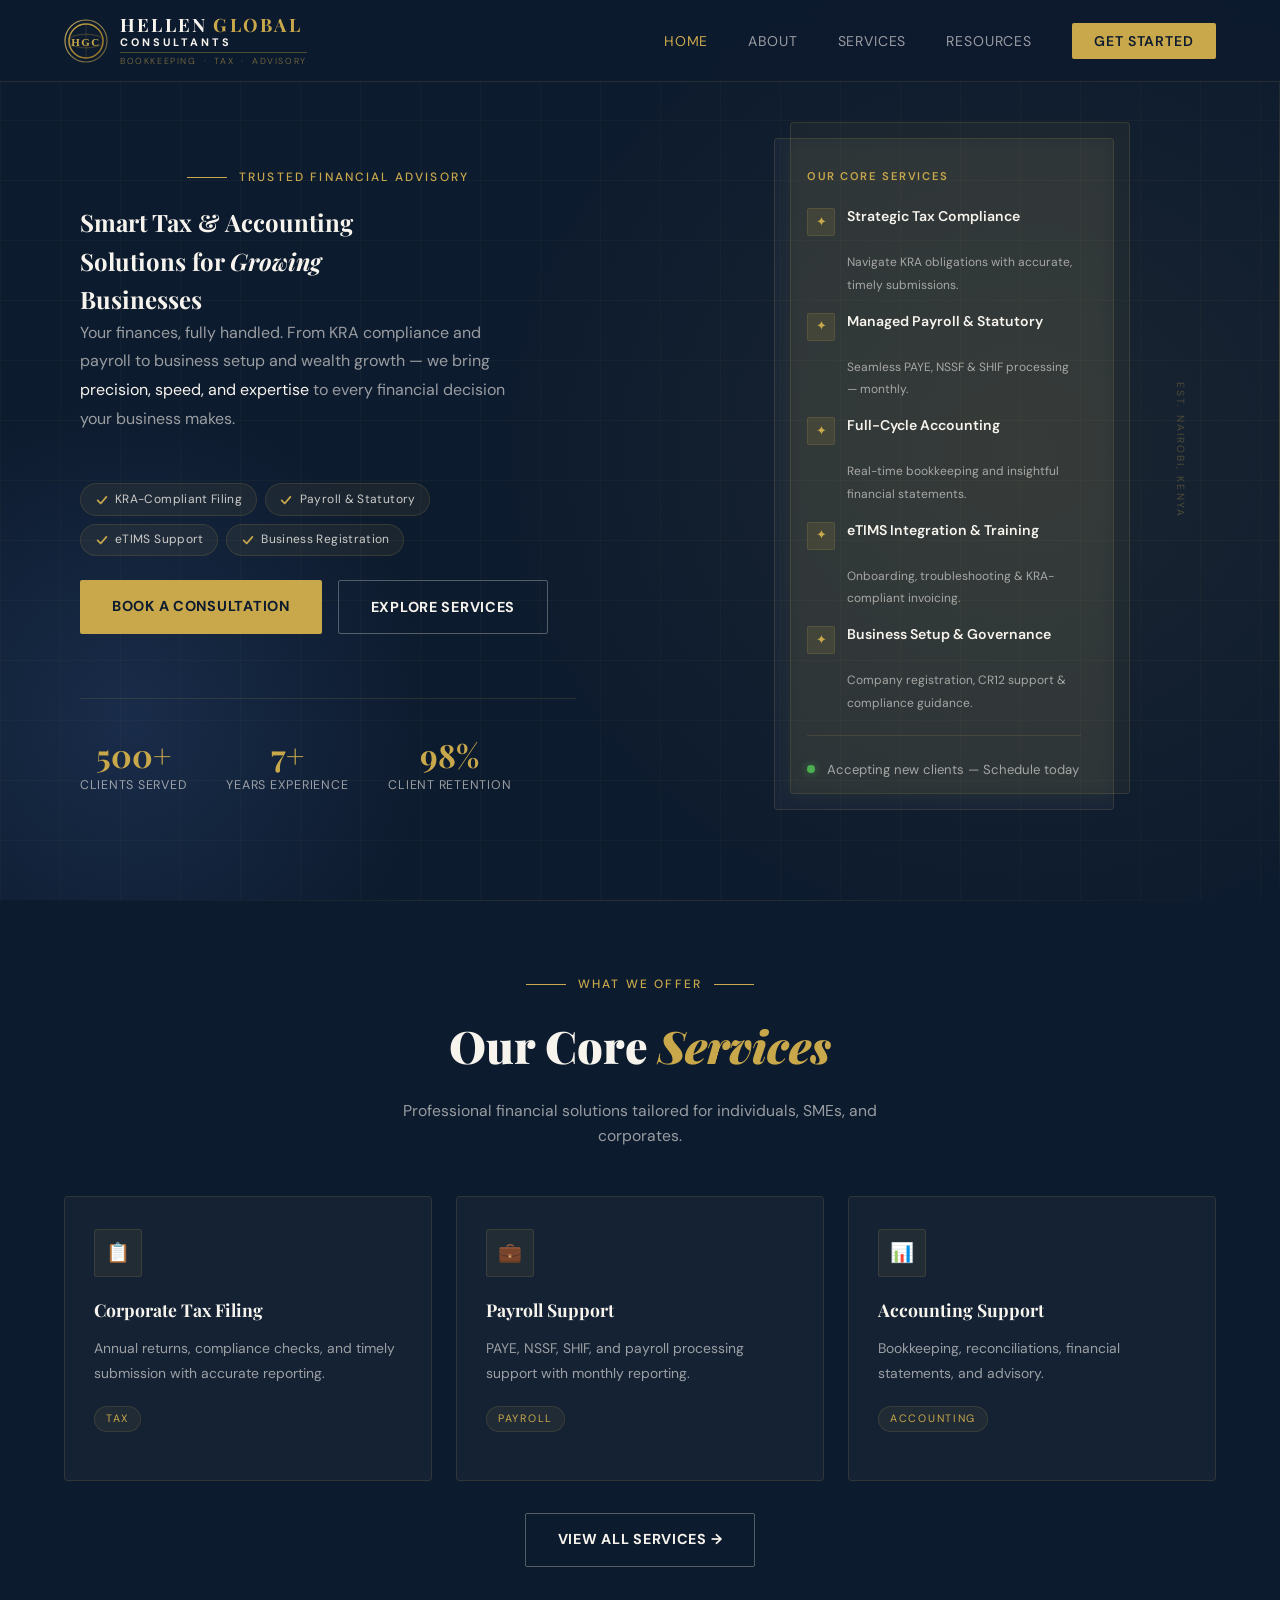
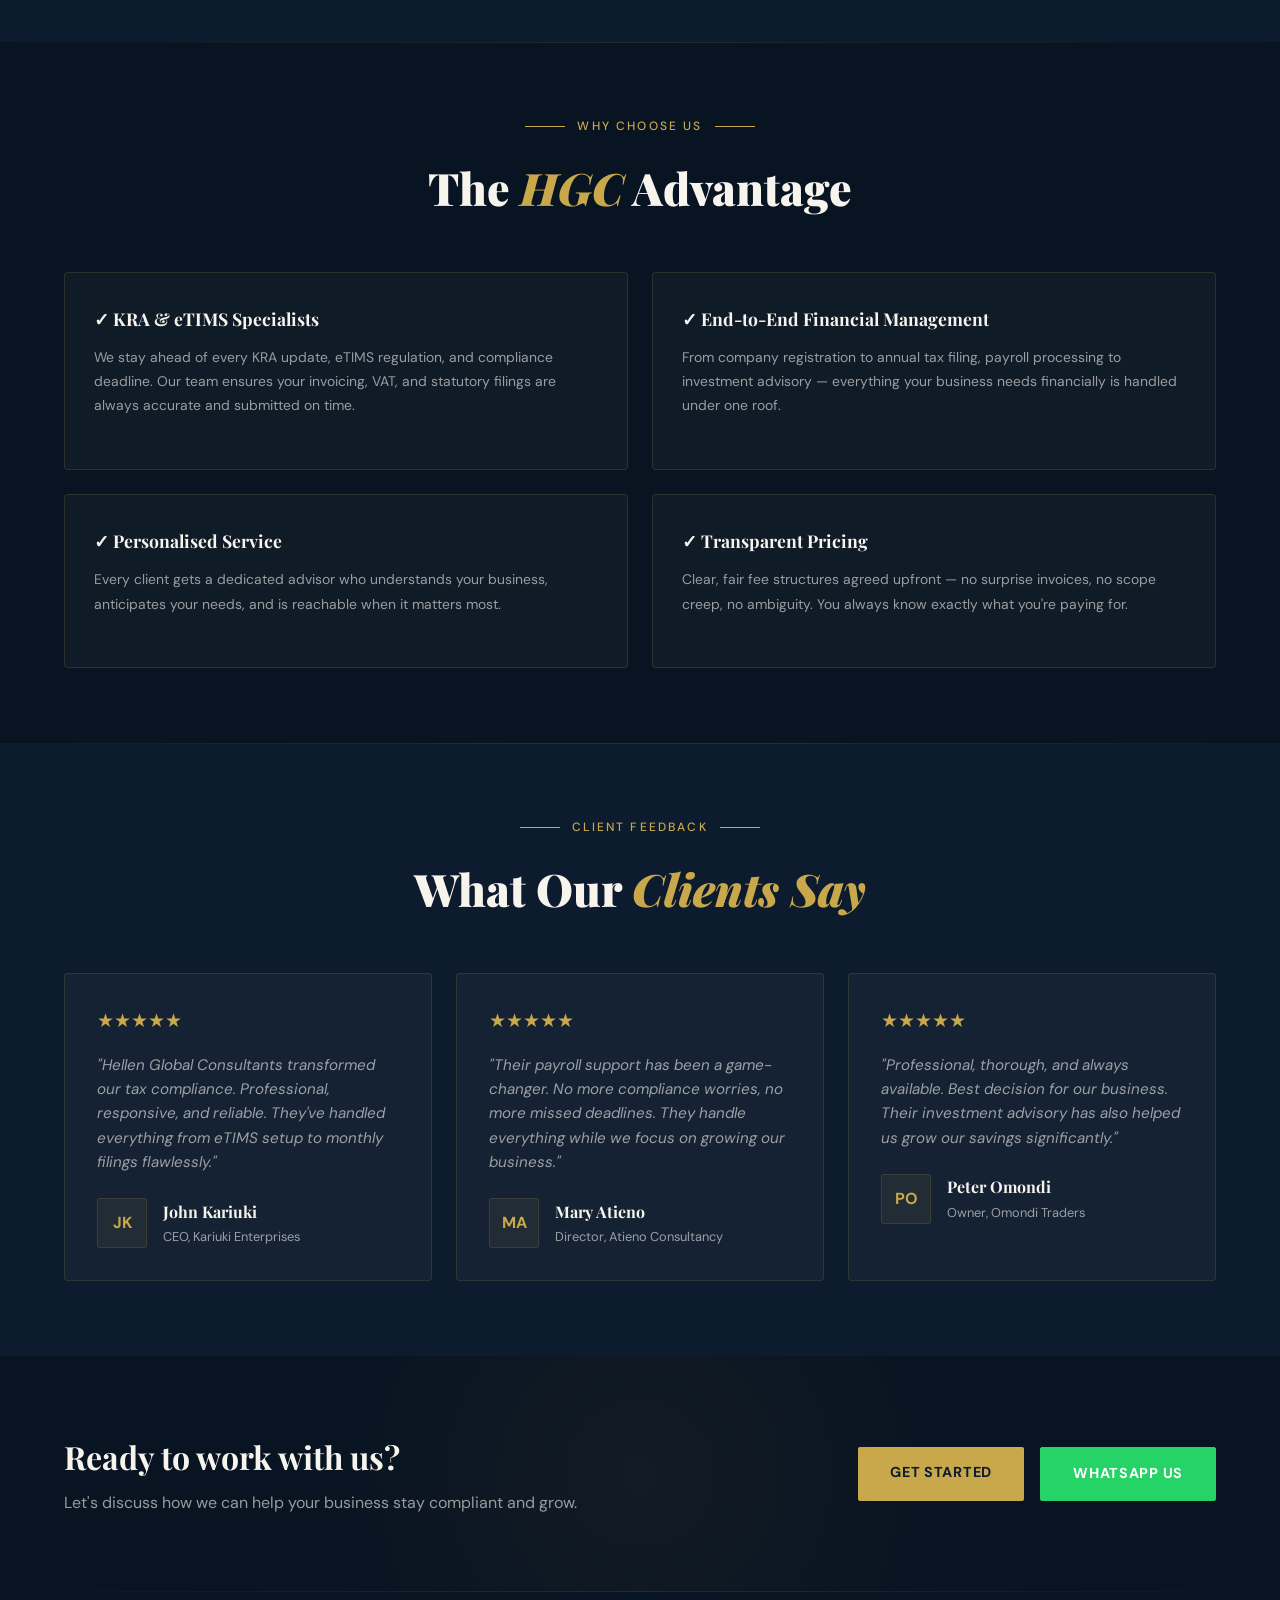
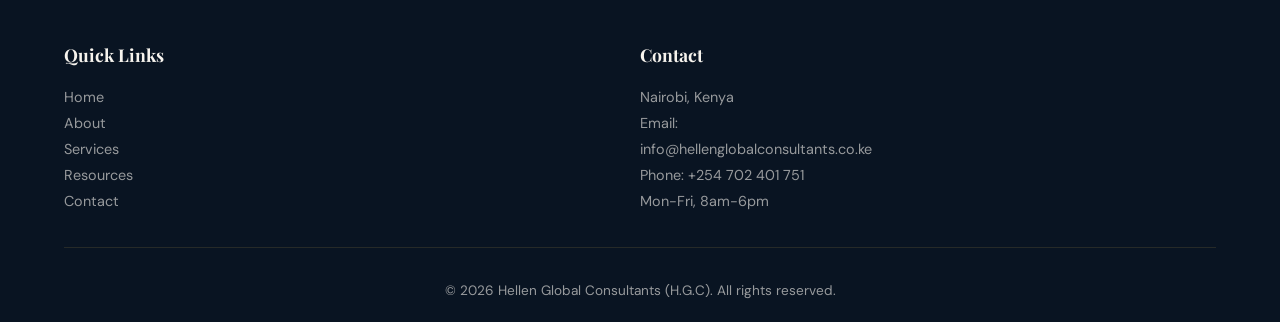
<file: index.html>
<!DOCTYPE html>
<html lang="en">
<head>
  <meta charset="UTF-8" />
  <meta name="viewport" content="width=device-width, initial-scale=1.0" />
  <title>Hellen Global Consultants | Tax, Payroll & Accounting Support</title>
  <link href="https://fonts.googleapis.com/css2?family=Playfair+Display:wght@700;900&family=DM+Sans:wght@300;400;500;700&display=swap" rel="stylesheet">
  <link rel="stylesheet" href="style.css" />
</head>
<body>

  <!-- Navbar -->
  <header class="navbar">
    <div class="container nav-wrap">
      <a href="index.html" class="brand">
        <svg class="logo-icon" viewBox="0 0 44 44" fill="none" xmlns="http://www.w3.org/2000/svg">
          <defs>
            <linearGradient id="globeGrad" x1="0" y1="0" x2="44" y2="44" gradientUnits="userSpaceOnUse">
              <stop offset="0%" stop-color="#C9A84C"/>
              <stop offset="100%" stop-color="#8a6a1f"/>
            </linearGradient>
            <linearGradient id="ringGrad" x1="0" y1="0" x2="44" y2="44" gradientUnits="userSpaceOnUse">
              <stop offset="0%" stop-color="#E8C96A" stop-opacity="0.9"/>
              <stop offset="100%" stop-color="#C9A84C" stop-opacity="0.4"/>
            </linearGradient>
          </defs>
          <circle cx="22" cy="22" r="21" stroke="url(#ringGrad)" stroke-width="1.2" fill="none"/>
          <circle cx="22" cy="22" r="17" fill="#0D1B2E" stroke="url(#globeGrad)" stroke-width="1.5"/>
          <ellipse cx="22" cy="22" rx="17" ry="7" stroke="url(#globeGrad)" stroke-width="0.8" fill="none" stroke-opacity="0.35"/>
          <line x1="22" y1="5" x2="22" y2="39" stroke="url(#globeGrad)" stroke-width="0.7" stroke-opacity="0.3"/>
          <path d="M6.5 17 Q22 14 37.5 17" stroke="url(#globeGrad)" stroke-width="0.6" fill="none" stroke-opacity="0.25"/>
          <path d="M6.5 27 Q22 30 37.5 27" stroke="url(#globeGrad)" stroke-width="0.6" fill="none" stroke-opacity="0.25"/>
          <text x="22" y="26.5" text-anchor="middle" font-family="Georgia, 'Times New Roman', serif" font-weight="700" font-size="11" fill="#C9A84C" letter-spacing="1.5">HGC</text>
        </svg>
        <div class="logo-text-group">
          <span class="logo-name">Hellen <span>Global</span></span>
          <span class="logo-consultants">Consultants</span>
          <div class="logo-divider"></div>
          <span class="logo-sub">Bookkeeping &nbsp;·&nbsp; Tax &nbsp;·&nbsp; Advisory</span>
        </div>
      </a>

      <ul class="nav-links" id="navLinks">
        <li><a href="index.html" class="active">Home</a></li>
        <li><a href="about.html">About</a></li>
        <li><a href="services.html">Services</a></li>
        <li><a href="resources.html">Resources</a></li>
        <li><a href="contact.html" class="nav-cta">Get Started</a></li>
      </ul>

      <div class="menu-btn" onclick="toggleMenu()">☰</div>
    </div>
  </header>

  <!-- Hero Section -->
  <section class="hero">
    <div class="grid-lines"></div>

    <div class="hero-left">
      <div class="eyebrow">
        <div class="eyebrow-line"></div>
        <span class="eyebrow-text">Trusted Financial Advisory</span>
      </div>

      <h1>Smart Tax & Accounting<br>Solutions for <em>Growing</em><br>Businesses</h1>

      <p style="font-size: 1rem; line-height: 1.8; color: var(--muted); max-width: 440px; margin-bottom: 1.6rem;">
        Your finances, fully handled. From KRA compliance and payroll to business setup and wealth growth — we bring <em style="color: var(--white); font-style: normal;">precision, speed, and expertise</em> to every financial decision your business makes.
      </p>

      <div class="value-pills">
        <div class="pill">
          <svg width="14" height="14" viewBox="0 0 16 16" fill="none"><path d="M3 8.5L6.5 12 13 4.5" stroke="#C9A84C" stroke-width="2" stroke-linecap="round" stroke-linejoin="round"/></svg>
          KRA-Compliant Filing
        </div>
        <div class="pill">
          <svg width="14" height="14" viewBox="0 0 16 16" fill="none"><path d="M3 8.5L6.5 12 13 4.5" stroke="#C9A84C" stroke-width="2" stroke-linecap="round" stroke-linejoin="round"/></svg>
          Payroll & Statutory
        </div>
        <div class="pill">
          <svg width="14" height="14" viewBox="0 0 16 16" fill="none"><path d="M3 8.5L6.5 12 13 4.5" stroke="#C9A84C" stroke-width="2" stroke-linecap="round" stroke-linejoin="round"/></svg>
          eTIMS Support
        </div>
        <div class="pill">
          <svg width="14" height="14" viewBox="0 0 16 16" fill="none"><path d="M3 8.5L6.5 12 13 4.5" stroke="#C9A84C" stroke-width="2" stroke-linecap="round" stroke-linejoin="round"/></svg>
          Business Registration
        </div>
      </div>

      <div class="btn-group" style="display: flex; gap: 1rem; flex-wrap: wrap;">
        <a href="contact.html" class="btn primary">Book a Consultation</a>
        <a href="services.html" class="btn outline">Explore Services</a>
      </div>

      <div class="stats" style="display: flex; gap: 2.5rem; margin-top: 4rem; padding-top: 2.5rem; border-top: 1px solid var(--border);">
        <div class="stat-item">
          <div class="stat-num">500+</div>
          <div class="stat-label">Clients Served</div>
        </div>
        <div class="stat-item">
          <div class="stat-num">7+</div>
          <div class="stat-label">Years Experience</div>
        </div>
        <div class="stat-item">
          <div class="stat-num">98%</div>
          <div class="stat-label">Client Retention</div>
        </div>
      </div>
    </div>

    <div class="hero-right">
      <div class="card-stack">
        <div class="card-behind"></div>
        <div class="card-main">
          <div class="card-tag">Our Core Services</div>
          <ul class="service-list">
            <li>
              <span class="service-icon">✦</span>
              <div><strong>Strategic Tax Compliance</strong><br><small>Navigate KRA obligations with accurate, timely submissions.</small></div>
            </li>
            <li>
              <span class="service-icon">✦</span>
              <div><strong>Managed Payroll & Statutory</strong><br><small>Seamless PAYE, NSSF & SHIF processing — monthly.</small></div>
            </li>
            <li>
              <span class="service-icon">✦</span>
              <div><strong>Full-Cycle Accounting</strong><br><small>Real-time bookkeeping and insightful financial statements.</small></div>
            </li>
            <li>
              <span class="service-icon">✦</span>
              <div><strong>eTIMS Integration & Training</strong><br><small>Onboarding, troubleshooting & KRA-compliant invoicing.</small></div>
            </li>
            <li>
              <span class="service-icon">✦</span>
              <div><strong>Business Setup & Governance</strong><br><small>Company registration, CR12 support & compliance guidance.</small></div>
            </li>
          </ul>
          <div class="card-divider"></div>
          <div class="card-badge">
            <div class="badge-dot"></div>
            <span class="badge-text">Accepting new clients — Schedule today</span>
          </div>
        </div>
      </div>
      <span class="vert-text">Est. Nairobi, Kenya</span>
    </div>

    <div class="accent-line"></div>
  </section>

  <!-- Services Preview -->
  <section class="section">
    <div class="container">
      <div class="section-title">
        <div class="eyebrow">
          <div class="eyebrow-line"></div>
          <span class="eyebrow-text">What We Offer</span>
          <div class="eyebrow-line"></div>
        </div>
        <h2>Our Core <em>Services</em></h2>
        <p>Professional financial solutions tailored for individuals, SMEs, and corporates.</p>
      </div>

      <div class="grid-3">
        <div class="card">
          <div class="service-icon-large">📋</div>
          <h3>Corporate Tax Filing</h3>
          <p>Annual returns, compliance checks, and timely submission with accurate reporting.</p>
          <div class="badge">Tax</div>
        </div>

        <div class="card">
          <div class="service-icon-large">💼</div>
          <h3>Payroll Support</h3>
          <p>PAYE, NSSF, SHIF, and payroll processing support with monthly reporting.</p>
          <div class="badge">Payroll</div>
        </div>

        <div class="card">
          <div class="service-icon-large">📊</div>
          <h3>Accounting Support</h3>
          <p>Bookkeeping, reconciliations, financial statements, and advisory.</p>
          <div class="badge">Accounting</div>
        </div>
      </div>

      <div style="text-align: center; margin-top: 2rem;">
        <a href="services.html" class="btn outline">View All Services →</a>
      </div>
    </div>
  </section>

  <!-- Why Choose Us -->
  <section class="section" style="background: #091422;">
    <div class="container">
      <div class="section-title">
        <div class="eyebrow">
          <div class="eyebrow-line"></div>
          <span class="eyebrow-text">Why Choose Us</span>
          <div class="eyebrow-line"></div>
        </div>
        <h2>The <em>HGC</em> Advantage</h2>
      </div>

      <div class="grid-2">
        <div class="card">
          <h3>✓ KRA & eTIMS Specialists</h3>
          <p>We stay ahead of every KRA update, eTIMS regulation, and compliance deadline. Our team ensures your invoicing, VAT, and statutory filings are always accurate and submitted on time.</p>
        </div>
        <div class="card">
          <h3>✓ End-to-End Financial Management</h3>
          <p>From company registration to annual tax filing, payroll processing to investment advisory — everything your business needs financially is handled under one roof.</p>
        </div>
        <div class="card">
          <h3>✓ Personalised Service</h3>
          <p>Every client gets a dedicated advisor who understands your business, anticipates your needs, and is reachable when it matters most.</p>
        </div>
        <div class="card">
          <h3>✓ Transparent Pricing</h3>
          <p>Clear, fair fee structures agreed upfront — no surprise invoices, no scope creep, no ambiguity. You always know exactly what you're paying for.</p>
        </div>
      </div>
    </div>
  </section>

  <!-- Testimonials -->
  <section class="section">
    <div class="container">
      <div class="section-title">
        <div class="eyebrow">
          <div class="eyebrow-line"></div>
          <span class="eyebrow-text">Client Feedback</span>
          <div class="eyebrow-line"></div>
        </div>
        <h2>What Our <em>Clients Say</em></h2>
      </div>

      <div class="grid-3">
        <div class="testimonial-card">
          <div class="testimonial-rating">★★★★★</div>
          <p class="testimonial-text">"Hellen Global Consultants transformed our tax compliance. Professional, responsive, and reliable. They've handled everything from eTIMS setup to monthly filings flawlessly."</p>
          <div class="testimonial-author">
            <div class="author-avatar">JK</div>
            <div class="author-info">
              <h4>John Kariuki</h4>
              <p>CEO, Kariuki Enterprises</p>
            </div>
          </div>
        </div>

        <div class="testimonial-card">
          <div class="testimonial-rating">★★★★★</div>
          <p class="testimonial-text">"Their payroll support has been a game-changer. No more compliance worries, no more missed deadlines. They handle everything while we focus on growing our business."</p>
          <div class="testimonial-author">
            <div class="author-avatar">MA</div>
            <div class="author-info">
              <h4>Mary Atieno</h4>
              <p>Director, Atieno Consultancy</p>
            </div>
          </div>
        </div>

        <div class="testimonial-card">
          <div class="testimonial-rating">★★★★★</div>
          <p class="testimonial-text">"Professional, thorough, and always available. Best decision for our business. Their investment advisory has also helped us grow our savings significantly."</p>
          <div class="testimonial-author">
            <div class="author-avatar">PO</div>
            <div class="author-info">
              <h4>Peter Omondi</h4>
              <p>Owner, Omondi Traders</p>
            </div>
          </div>
        </div>
      </div>
    </div>
  </section>

  <!-- CTA -->
  <section class="section cta">
    <div class="container cta-wrap">
      <div>
        <h2>Ready to work with us?</h2>
        <p>Let's discuss how we can help your business stay compliant and grow.</p>
      </div>
      <div class="btn-row">
        <a href="contact.html" class="btn primary">Get Started</a>
        <a href="https://wa.me/254702401751" class="btn whatsapp">WhatsApp Us</a>
      </div>
    </div>
  </section>

  <!-- Footer -->
  <footer class="footer">
    <div class="container footer-grid">

      <div>
        <h3>Quick Links</h3>
        <p><a href="index.html">Home</a></p>
        <p><a href="about.html">About</a></p>
        <p><a href="services.html">Services</a></p>
        <p><a href="resources.html">Resources</a></p>
        <p><a href="contact.html">Contact</a></p>
      </div>

      <div>
        <h3>Contact</h3>
        <p>Nairobi, Kenya</p>
        <p>Email: info@hellenglobalconsultants.co.ke</p>
        <p>Phone: +254 702 401 751</p>
        <p>Mon-Fri, 8am-6pm</p>
      </div>
    </div>

    <div class="container copy">
      © <span id="year"></span> Hellen Global Consultants (H.G.C). All rights reserved.
    </div>
  </footer>

  <script src="script.js"></script>
  <script>
    document.getElementById("year").textContent = new Date().getFullYear();
    
    // Pulse animation for badge dot
    const style = document.createElement('style');
    style.textContent = `
      @keyframes pulse {
        0%, 100% { opacity: 1; transform: scale(1); }
        50% { opacity: 0.6; transform: scale(1.3); }
      }
    `;
    document.head.appendChild(style);
  </script>
</body>
</html>
</file>
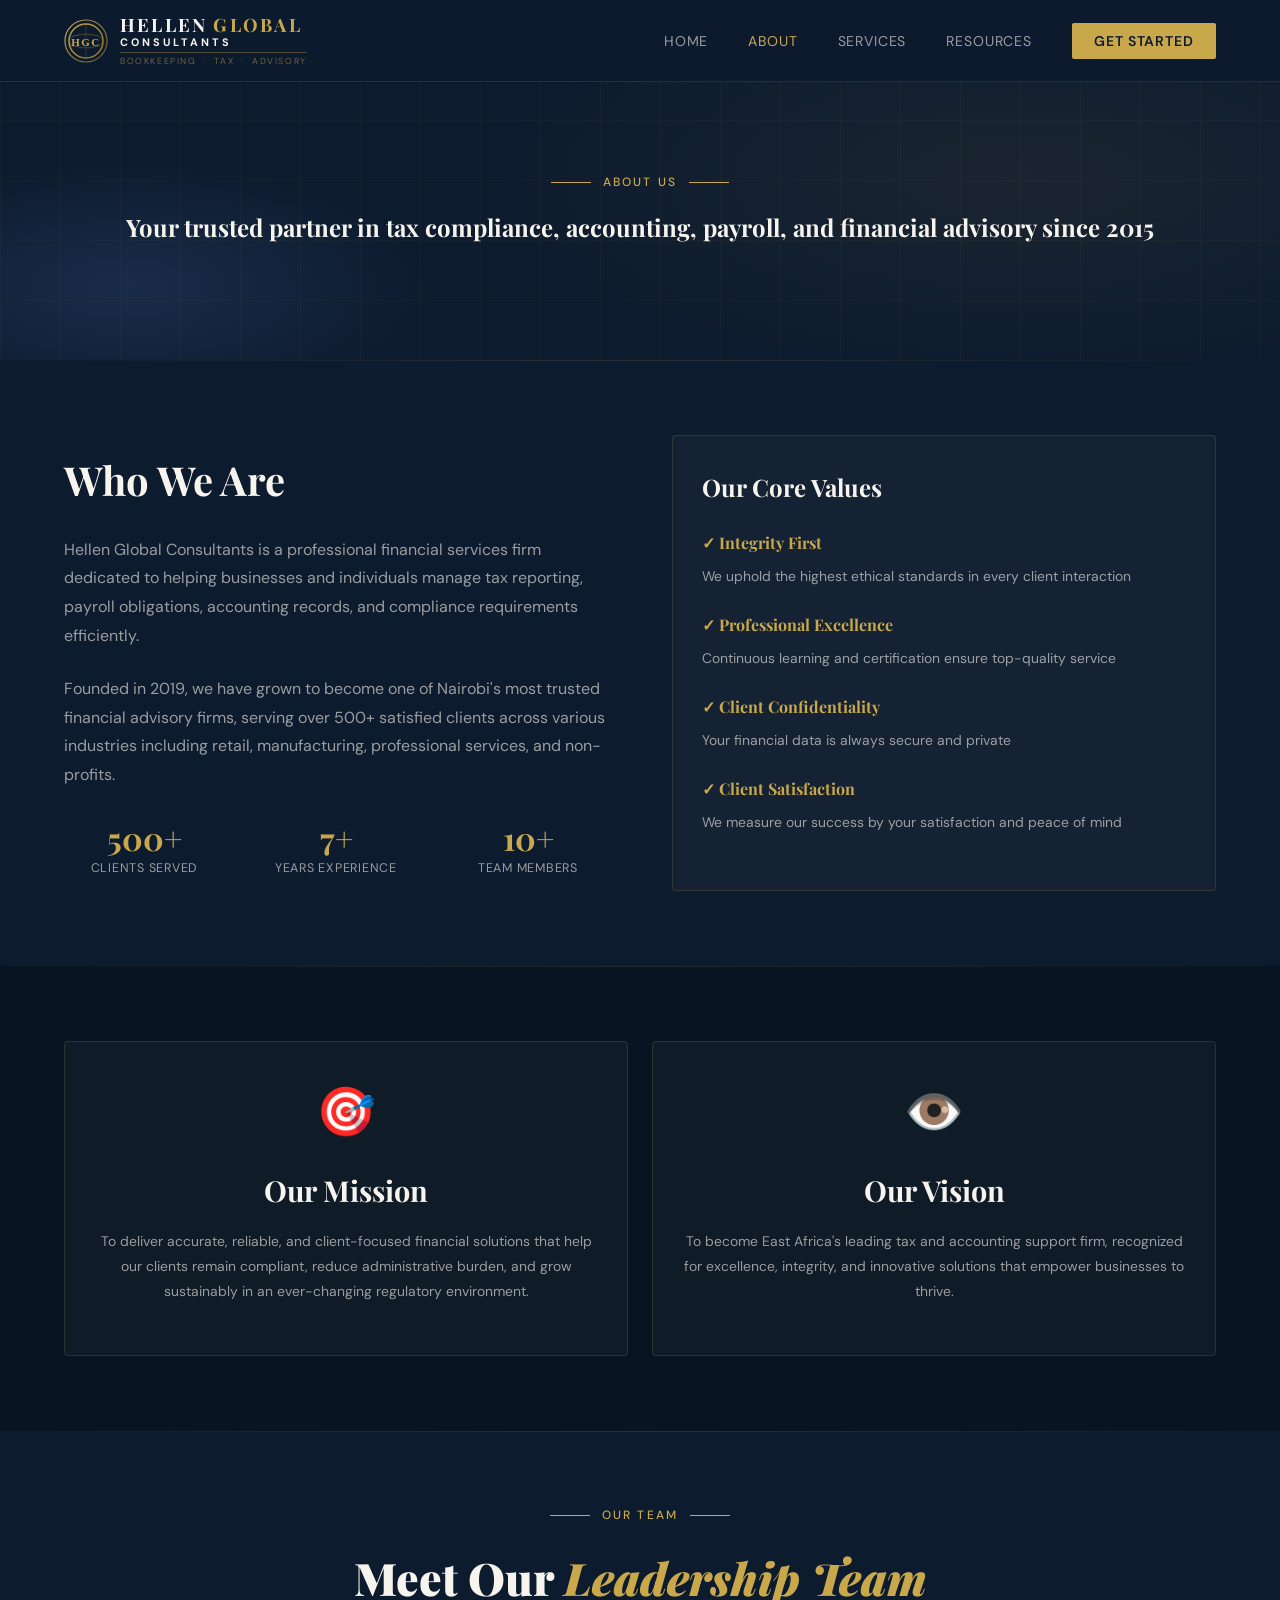
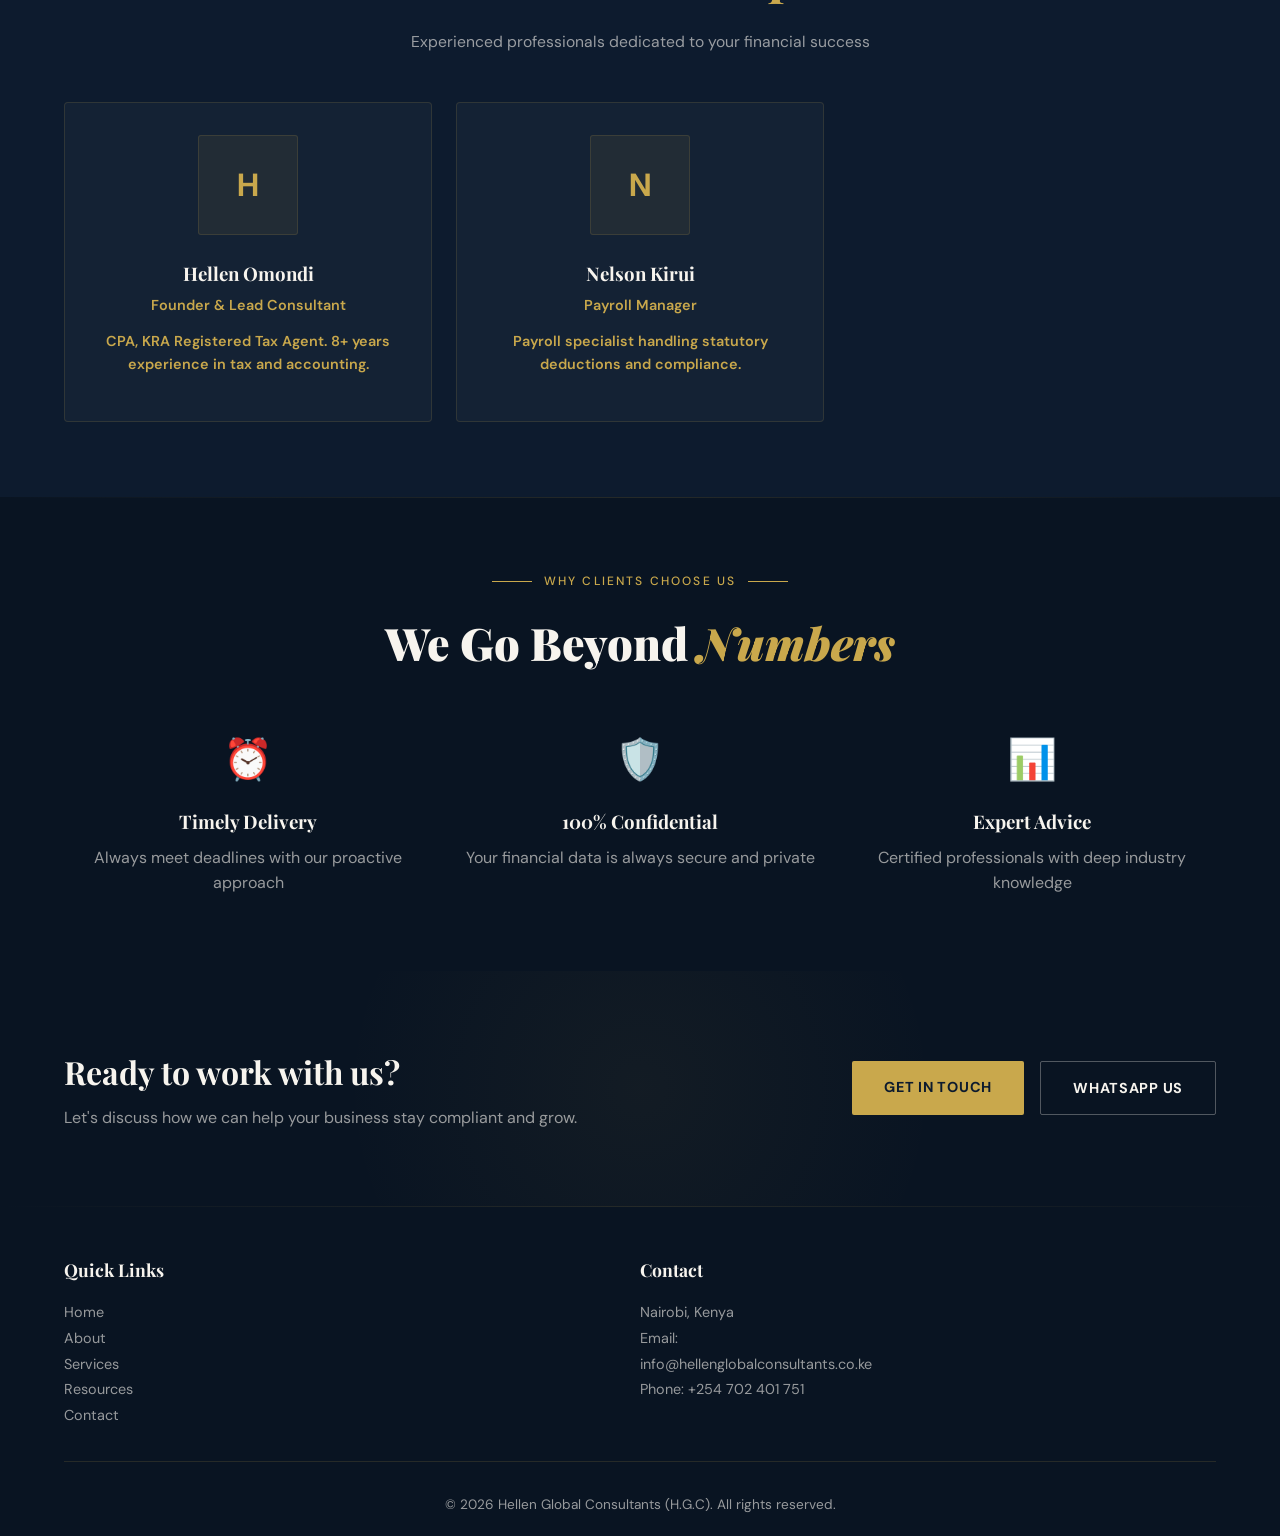
<file: about.html>
<!DOCTYPE html>
<html lang="en">
<head>
  <meta charset="UTF-8" />
  <meta name="viewport" content="width=device-width, initial-scale=1.0" />
  <title>About Us | Hellen Global Consultants</title>
  <link href="https://fonts.googleapis.com/css2?family=Playfair+Display:wght@700;900&family=DM+Sans:wght@300;400;500;700&display=swap" rel="stylesheet">
  <link rel="stylesheet" href="style.css" />
</head>
<body>

  <header class="navbar">
    <div class="container nav-wrap">
      <a href="index.html" class="brand">
        <svg class="logo-icon" viewBox="0 0 44 44" fill="none" xmlns="http://www.w3.org/2000/svg">
          <defs>
            <linearGradient id="globeGrad" x1="0" y1="0" x2="44" y2="44" gradientUnits="userSpaceOnUse">
              <stop offset="0%" stop-color="#C9A84C"/>
              <stop offset="100%" stop-color="#8a6a1f"/>
            </linearGradient>
            <linearGradient id="ringGrad" x1="0" y1="0" x2="44" y2="44" gradientUnits="userSpaceOnUse">
              <stop offset="0%" stop-color="#E8C96A" stop-opacity="0.9"/>
              <stop offset="100%" stop-color="#C9A84C" stop-opacity="0.4"/>
            </linearGradient>
          </defs>
          <circle cx="22" cy="22" r="21" stroke="url(#ringGrad)" stroke-width="1.2" fill="none"/>
          <circle cx="22" cy="22" r="17" fill="#0D1B2E" stroke="url(#globeGrad)" stroke-width="1.5"/>
          <ellipse cx="22" cy="22" rx="17" ry="7" stroke="url(#globeGrad)" stroke-width="0.8" fill="none" stroke-opacity="0.35"/>
          <line x1="22" y1="5" x2="22" y2="39" stroke="url(#globeGrad)" stroke-width="0.7" stroke-opacity="0.3"/>
          <path d="M6.5 17 Q22 14 37.5 17" stroke="url(#globeGrad)" stroke-width="0.6" fill="none" stroke-opacity="0.25"/>
          <path d="M6.5 27 Q22 30 37.5 27" stroke="url(#globeGrad)" stroke-width="0.6" fill="none" stroke-opacity="0.25"/>
          <text x="22" y="26.5" text-anchor="middle" font-family="Georgia, 'Times New Roman', serif" font-weight="700" font-size="11" fill="#C9A84C" letter-spacing="1.5">HGC</text>
        </svg>
        <div class="logo-text-group">
          <span class="logo-name">Hellen <span>Global</span></span>
          <span class="logo-consultants">Consultants</span>
          <div class="logo-divider"></div>
          <span class="logo-sub">Bookkeeping &nbsp;·&nbsp; Tax &nbsp;·&nbsp; Advisory</span>
        </div>
      </a>

      <ul class="nav-links" id="navLinks">
        <li><a href="index.html">Home</a></li>
        <li><a href="about.html" class="active">About</a></li>
        <li><a href="services.html">Services</a></li>
        <li><a href="resources.html">Resources</a></li>
        <li><a href="contact.html" class="nav-cta">Get Started</a></li>
      </ul>

      <div class="menu-btn" onclick="toggleMenu()">☰</div>
    </div>
  </header>

  <!-- Page Header -->
  <section class="page-header">
    <div class="grid-lines"></div>
    <div class="container">
      <div class="eyebrow" style="justify-content: center;">
        <div class="eyebrow-line"></div>
        <span class="eyebrow-text">About Us</span>
        <div class="eyebrow-line"></div>
      </div>
      <h2>Your trusted partner in tax compliance, accounting, payroll, and financial advisory since 2015</h2>
    </div>
  </section>

  <!-- Company Overview -->
  <section class="section">
    <div class="container">
      <div class="about-grid">
        <div>
          <h2 style="font-family: 'Playfair Display', serif; font-size: 2.5rem; color: var(--white); margin-bottom: 1.5rem;">Who We Are</h2>
          <p style="color: var(--muted); margin-bottom: 1.5rem; font-size: 1rem; line-height: 1.8;">
            Hellen Global Consultants is a professional financial services firm dedicated to helping businesses and individuals
            manage tax reporting, payroll obligations, accounting records, and compliance requirements efficiently.
          </p>
          <p style="color: var(--muted); margin-bottom: 2rem; font-size: 1rem; line-height: 1.8;">
            Founded in 2019, we have grown to become one of Nairobi's most trusted financial advisory firms, serving over 500+
            satisfied clients across various industries including retail, manufacturing, professional services, and non-profits.
          </p>
          
          <div class="stats-grid" style="grid-template-columns: repeat(3, 1fr);">
            <div class="stat-item">
              <div class="stat-num">500+</div>
              <div class="stat-label">Clients Served</div>
            </div>
            <div class="stat-item">
              <div class="stat-num">7+</div>
              <div class="stat-label">Years Experience</div>
            </div>
            <div class="stat-item">
              <div class="stat-num">10+</div>
              <div class="stat-label">Team Members</div>
            </div>
          </div>
        </div>
        
        <div class="card">
          <h3 style="color: var(--white); margin-bottom: 1.5rem; font-size: 1.5rem;">Our Core Values</h3>
          
          <div style="margin-bottom: 1.5rem;">
            <h4 style="color: var(--gold); margin-bottom: 0.5rem;">✓ Integrity First</h4>
            <p style="color: var(--muted);">We uphold the highest ethical standards in every client interaction</p>
          </div>
          
          <div style="margin-bottom: 1.5rem;">
            <h4 style="color: var(--gold); margin-bottom: 0.5rem;">✓ Professional Excellence</h4>
            <p style="color: var(--muted);">Continuous learning and certification ensure top-quality service</p>
          </div>
          
          <div style="margin-bottom: 1.5rem;">
            <h4 style="color: var(--gold); margin-bottom: 0.5rem;">✓ Client Confidentiality</h4>
            <p style="color: var(--muted);">Your financial data is always secure and private</p>
          </div>
          
          <div style="margin-bottom: 1.5rem;">
            <h4 style="color: var(--gold); margin-bottom: 0.5rem;">✓ Client Satisfaction</h4>
            <p style="color: var(--muted);">We measure our success by your satisfaction and peace of mind</p>
          </div>
        </div>
      </div>
    </div>
  </section>

  <!-- Mission & Vision -->
  <section class="section" style="background: #091422;">
    <div class="container">
      <div class="grid-2">
        <div class="card" style="text-align: center;">
          <div style="font-size: 3rem; margin-bottom: 1rem;">🎯</div>
          <h3 style="color: var(--white); font-size: 1.8rem; margin-bottom: 1rem;">Our Mission</h3>
          <p style="color: var(--muted); line-height: 1.8;">
            To deliver accurate, reliable, and client-focused financial solutions that help our clients remain compliant, 
            reduce administrative burden, and grow sustainably in an ever-changing regulatory environment.
          </p>
        </div>

        <div class="card" style="text-align: center;">
          <div style="font-size: 3rem; margin-bottom: 1rem;">👁️</div>
          <h3 style="color: var(--white); font-size: 1.8rem; margin-bottom: 1rem;">Our Vision</h3>
          <p style="color: var(--muted); line-height: 1.8;">
            To become East Africa's leading tax and accounting support firm, recognized for excellence, integrity, 
            and innovative solutions that empower businesses to thrive.
          </p>
        </div>
      </div>
    </div>
  </section>

  <!-- Meet the Team -->
  <section class="section">
    <div class="container">
      <div class="section-title">
        <div class="eyebrow">
          <div class="eyebrow-line"></div>
          <span class="eyebrow-text">Our Team</span>
          <div class="eyebrow-line"></div>
        </div>
        <h2>Meet Our <em>Leadership Team</em></h2>
        <p>Experienced professionals dedicated to your financial success</p>
      </div>

      <div class="team-grid">
        <!-- Team Member 1 -->
        <div class="team-card">
          <div class="team-avatar">H</div>
          <h3>Hellen Omondi</h3>
          <p class="team-title">Founder & Lead Consultant</p>
          <p class="team-bio">CPA, KRA Registered Tax Agent. 8+ years experience in tax and accounting.</p>
        </div>

        
        <!-- Team Member 3 -->
        <div class="team-card">
          <div class="team-avatar">N</div>
          <h3>Nelson Kirui</h3>
          <p class="team-title">Payroll Manager</p>
          <p class="team-bio">Payroll specialist handling statutory deductions and compliance.</p>
        </div>
      </div>
    </div>
  </section>

  <!-- Why Choose Us Stats -->
  <section class="section" style="background: #091422;">
    <div class="container">
      <div class="section-title">
        <div class="eyebrow">
          <div class="eyebrow-line"></div>
          <span class="eyebrow-text">Why Clients Choose Us</span>
          <div class="eyebrow-line"></div>
        </div>
        <h2>We Go Beyond <em>Numbers</em></h2>
      </div>

      <div class="grid-3">
        <div style="text-align: center;">
          <div style="font-size: 2.5rem; margin-bottom: 1rem;">⏰</div>
          <h3 style="color: var(--white); margin-bottom: 0.5rem;">Timely Delivery</h3>
          <p style="color: var(--muted);">Always meet deadlines with our proactive approach</p>
        </div>

        <div style="text-align: center;">
          <div style="font-size: 2.5rem; margin-bottom: 1rem;">🛡️</div>
          <h3 style="color: var(--white); margin-bottom: 0.5rem;">100% Confidential</h3>
          <p style="color: var(--muted);">Your financial data is always secure and private</p>
        </div>

        <div style="text-align: center;">
          <div style="font-size: 2.5rem; margin-bottom: 1rem;">📊</div>
          <h3 style="color: var(--white); margin-bottom: 0.5rem;">Expert Advice</h3>
          <p style="color: var(--muted);">Certified professionals with deep industry knowledge</p>
        </div>
      </div>
    </div>
  </section>

  <!-- CTA -->
  <section class="section cta">
    <div class="container cta-wrap">
      <div>
        <h2>Ready to work with us?</h2>
        <p>Let's discuss how we can help your business stay compliant and grow.</p>
      </div>
      <div class="btn-row">
        <a href="contact.html" class="btn primary">Get in Touch</a>
        <a href="https://wa.me/254702401751" class="btn outline">WhatsApp Us</a>
      </div>
    </div>
  </section>

  <footer class="footer">
    <div class="container footer-grid">
      
      <div>
        <h3>Quick Links</h3>
        <p><a href="index.html">Home</a></p>
        <p><a href="about.html">About</a></p>
        <p><a href="services.html">Services</a></p>
        <p><a href="resources.html">Resources</a></p>
        <p><a href="contact.html">Contact</a></p>
      </div>

      <div>
        <h3>Contact</h3>
        <p>Nairobi, Kenya</p>
        <p>Email: info@hellenglobalconsultants.co.ke</p>
        <p>Phone: +254 702 401 751</p>
      </div>
    </div>

    <div class="container copy">
      © <span id="year"></span> Hellen Global Consultants (H.G.C). All rights reserved.
    </div>
  </footer>

  <script src="script.js"></script>
  <script>
    document.getElementById("year").textContent = new Date().getFullYear();
  </script>
</body>
</html>
</file>
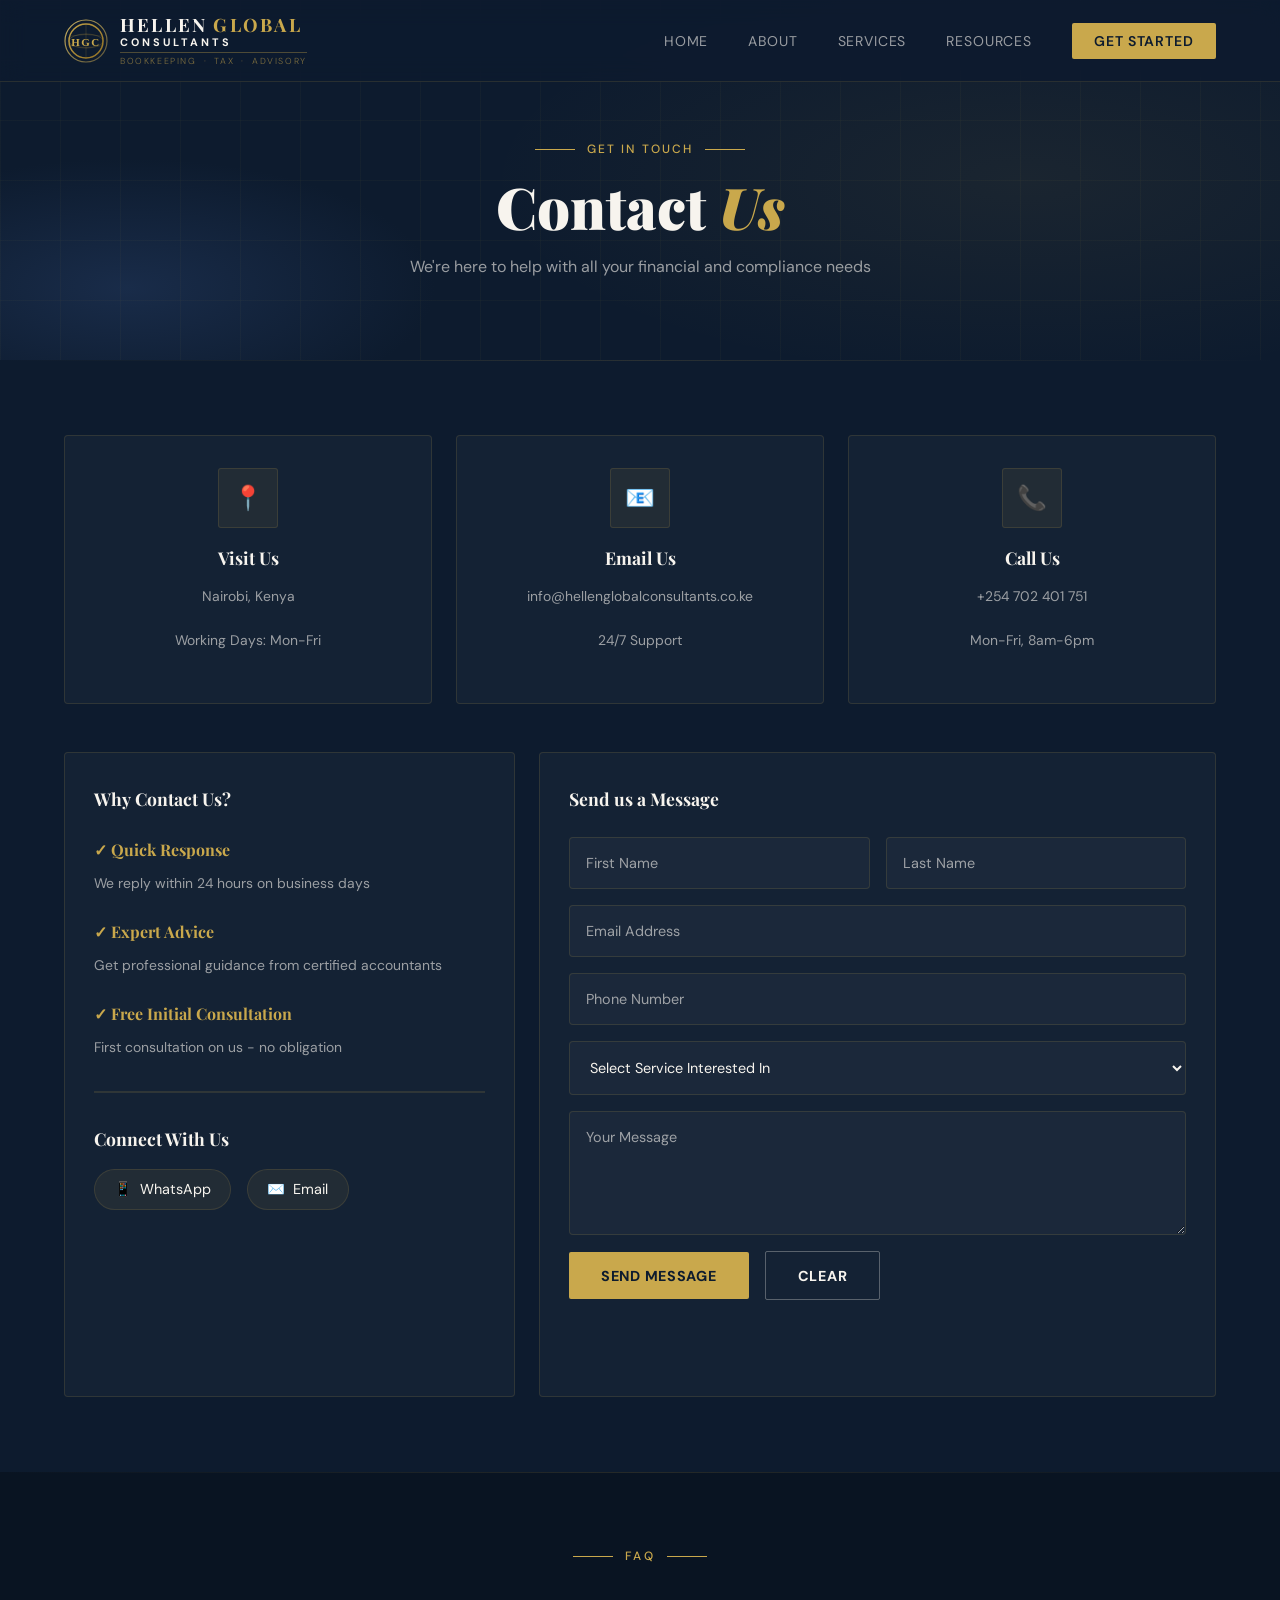
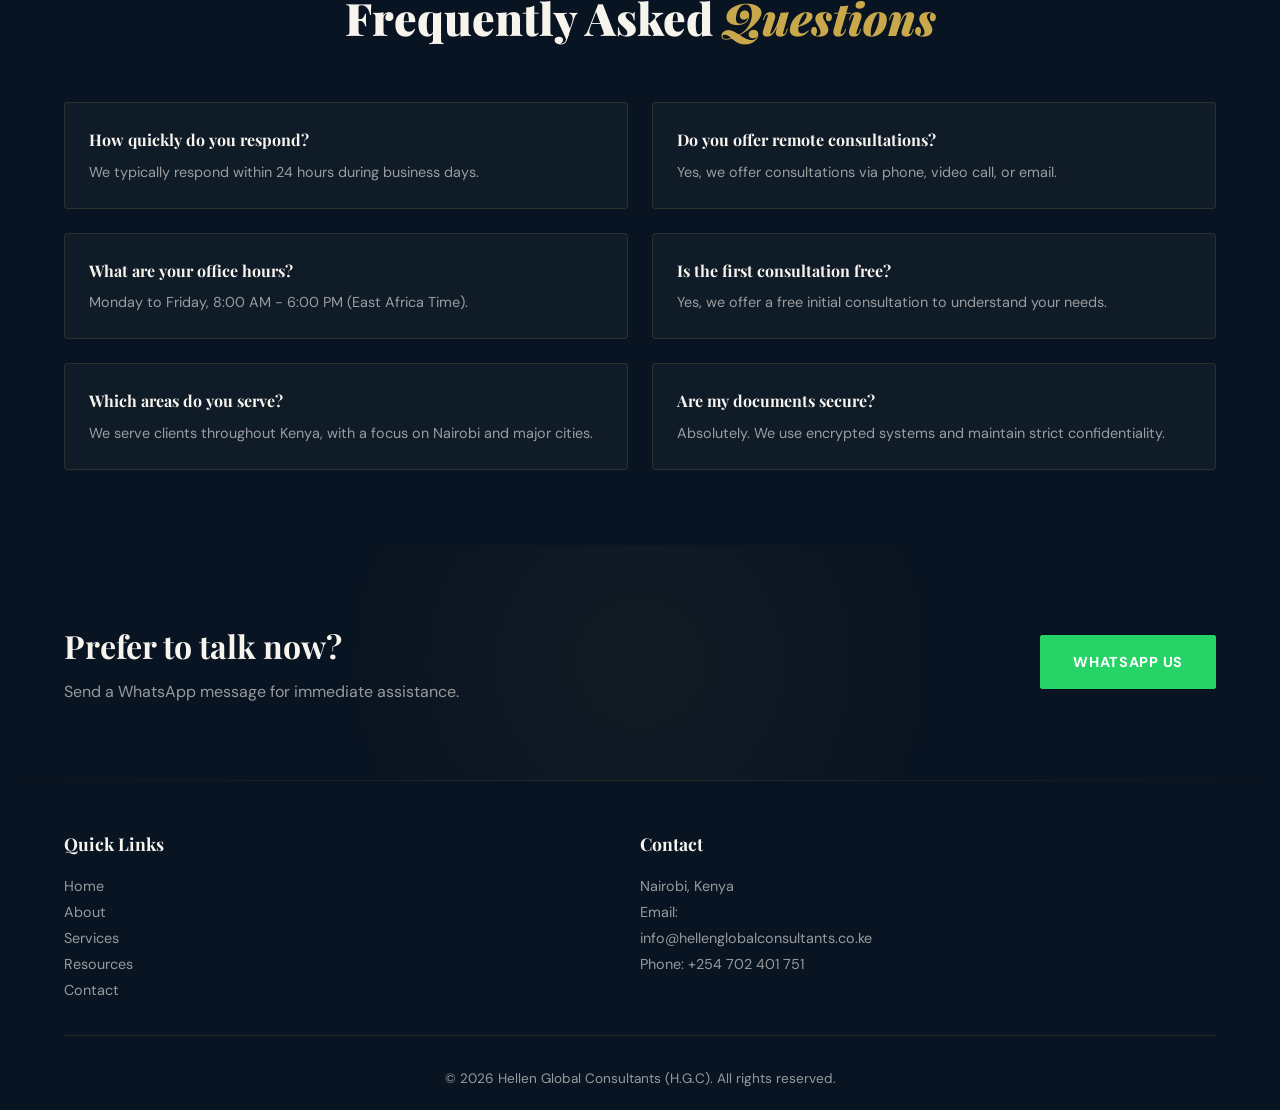
<file: contact.html>
<!DOCTYPE html>
<html lang="en">
<head>
  <meta charset="UTF-8" />
  <meta name="viewport" content="width=device-width, initial-scale=1.0, user-scalable=yes" />
  <title>Contact Us | Hellen Global Consultants</title>
  <link href="https://fonts.googleapis.com/css2?family=Playfair+Display:wght@700;900&family=DM+Sans:wght@300;400;500;700&display=swap" rel="stylesheet">
  <link rel="stylesheet" href="style.css" />
  <style>
    /* ----- Responsive overrides for device compatibility ----- */
    @media (max-width: 768px) {
      .grid-2 {
        grid-template-columns: 1fr !important;
        gap: 2rem;
      }
      .form-row {
        flex-direction: column;
        gap: 1rem;
      }
      .form-row input {
        width: 100%;
      }
      .contact-card {
        text-align: center;
      }
      .btn-row {
        flex-direction: column;
        width: 100%;
      }
      .btn-row .btn {
        width: 100%;
        text-align: center;
      }
      .footer-grid {
        grid-template-columns: 1fr;
        text-align: center;
        gap: 2rem;
      }
      .nav-links {
        gap: 1rem;
      }
    }
    @media (max-width: 480px) {
      .contact-link {
        display: inline-block;
        margin-bottom: 0.5rem;
      }
      .cta-wrap {
        flex-direction: column;
        text-align: center;
      }
    }
    /* Ensure inputs and selects fill container */
    input, select, textarea {
      width: 100%;
      box-sizing: border-box;
    }
    .form-status {
      margin-top: 1rem;
      font-size: 0.9rem;
    }
    .form-status.success {
      color: #4caf50;
    }
    .form-status.error {
      color: #f44336;
    }
    .form-status.loading {
      color: var(--gold);
    }
  </style>
</head>
<body>

  <header class="navbar">
    <div class="container nav-wrap">
      <a href="index.html" class="brand">
        <svg class="logo-icon" viewBox="0 0 44 44" fill="none" xmlns="http://www.w3.org/2000/svg">
          <defs>
            <linearGradient id="globeGrad" x1="0" y1="0" x2="44" y2="44" gradientUnits="userSpaceOnUse">
              <stop offset="0%" stop-color="#C9A84C"/>
              <stop offset="100%" stop-color="#8a6a1f"/>
            </linearGradient>
            <linearGradient id="ringGrad" x1="0" y1="0" x2="44" y2="44" gradientUnits="userSpaceOnUse">
              <stop offset="0%" stop-color="#E8C96A" stop-opacity="0.9"/>
              <stop offset="100%" stop-color="#C9A84C" stop-opacity="0.4"/>
            </linearGradient>
          </defs>
          <circle cx="22" cy="22" r="21" stroke="url(#ringGrad)" stroke-width="1.2" fill="none"/>
          <circle cx="22" cy="22" r="17" fill="#0D1B2E" stroke="url(#globeGrad)" stroke-width="1.5"/>
          <ellipse cx="22" cy="22" rx="17" ry="7" stroke="url(#globeGrad)" stroke-width="0.8" fill="none" stroke-opacity="0.35"/>
          <line x1="22" y1="5" x2="22" y2="39" stroke="url(#globeGrad)" stroke-width="0.7" stroke-opacity="0.3"/>
          <path d="M6.5 17 Q22 14 37.5 17" stroke="url(#globeGrad)" stroke-width="0.6" fill="none" stroke-opacity="0.25"/>
          <path d="M6.5 27 Q22 30 37.5 27" stroke="url(#globeGrad)" stroke-width="0.6" fill="none" stroke-opacity="0.25"/>
          <text x="22" y="26.5" text-anchor="middle" font-family="Georgia, 'Times New Roman', serif" font-weight="700" font-size="11" fill="#C9A84C" letter-spacing="1.5">HGC</text>
        </svg>
        <div class="logo-text-group">
          <span class="logo-name">Hellen <span>Global</span></span>
          <span class="logo-consultants">Consultants</span>
          <div class="logo-divider"></div>
          <span class="logo-sub">Bookkeeping &nbsp;·&nbsp; Tax &nbsp;·&nbsp; Advisory</span>
        </div>
      </a>

      <ul class="nav-links" id="navLinks">
        <li><a href="index.html">Home</a></li>
        <li><a href="about.html">About</a></li>
        <li><a href="services.html">Services</a></li>
        <li><a href="resources.html">Resources</a></li>
        <li><a href="contact.html" class="active nav-cta">Get Started</a></li>
      </ul>

      <div class="menu-btn" onclick="toggleMenu()">☰</div>
    </div>
  </header>

  <!-- Page Header -->
  <section class="page-header">
    <div class="grid-lines"></div>
    <div class="container">
      <div class="eyebrow" style="justify-content: center;">
        <div class="eyebrow-line"></div>
        <span class="eyebrow-text">Get In Touch</span>
        <div class="eyebrow-line"></div>
      </div>
      <h1>Contact <em>Us</em></h1>
      <p>We're here to help with all your financial and compliance needs</p>
    </div>
  </section>

  <!-- Contact Info & Form -->
  <section class="section">
    <div class="container">
      
      <!-- Quick Contact Cards -->
      <div class="grid-3" style="margin-bottom: 3rem;">
        <div class="card contact-card">
          <div class="contact-icon">📍</div>
          <h3>Visit Us</h3>
          <p style="color: var(--muted);">Nairobi, Kenya</p>
          <p style="color: var(--muted);">Working Days: Mon-Fri</p>
        </div>

        <div class="card contact-card">
          <div class="contact-icon">📧</div>
          <h3>Email Us</h3>
          <p style="color: var(--muted);">info@hellenglobalconsultants.co.ke</p>
          <p style="color: var(--muted);">24/7 Support</p>
        </div>

        <div class="card contact-card">
          <div class="contact-icon">📞</div>
          <h3>Call Us</h3>
          <p style="color: var(--muted);">+254 702 401 751</p>
          <p style="color: var(--muted);">Mon-Fri, 8am-6pm</p>
        </div>
      </div>

      <!-- Main Contact Area -->
      <div class="grid-2" style="grid-template-columns: 1fr 1.5fr;">
        <!-- Additional Info Card -->
        <div class="card">
          <h3 style="color: var(--white); margin-bottom: 1.5rem;">Why Contact Us?</h3>
          
          <div style="margin-bottom: 1.5rem;">
            <h4 style="color: var(--gold); margin-bottom: 0.5rem;">✓ Quick Response</h4>
            <p style="color: var(--muted);">We reply within 24 hours on business days</p>
          </div>

          <div style="margin-bottom: 1.5rem;">
            <h4 style="color: var(--gold); margin-bottom: 0.5rem;">✓ Expert Advice</h4>
            <p style="color: var(--muted);">Get professional guidance from certified accountants</p>
          </div>

          <div style="margin-bottom: 1.5rem;">
            <h4 style="color: var(--gold); margin-bottom: 0.5rem;">✓ Free Initial Consultation</h4>
            <p style="color: var(--muted);">First consultation on us - no obligation</p>
          </div>

          <hr style="border: 1px solid var(--border); margin: 2rem 0;" />

          <h3 style="color: var(--white); margin-bottom: 1rem;">Connect With Us</h3>
          <div style="display: flex; gap: 1rem; flex-wrap: wrap;">
            <a href="https://wa.me/254702401751" target="_blank" class="contact-link">
              <span>📱</span> WhatsApp
            </a>
            <a href="mailto:info@hellenglobalconsultants.co.ke" class="contact-link">
              <span>✉️</span> Email
            </a>
          </div>
        </div>

        <!-- Contact Form -->
        <div class="card">
          <h3 style="color: var(--white); margin-bottom: 1.5rem;">Send us a Message</h3>
          
          <form id="contactForm" action="https://formspree.io/f/mwvrdzrl" method="POST">
            <div class="form-row" style="display: flex; gap: 1rem;">
              <input type="text" placeholder="First Name" name="firstName" required />
              <input type="text" placeholder="Last Name" name="lastName" required />
            </div>
            
            <input type="email" placeholder="Email Address" name="email" required />
            
            <input type="tel" placeholder="Phone Number" name="phone" required />
            
            <select name="service" required>
              <option value="">Select Service Interested In</option>
              <option value="Corporate Tax Filing">Corporate Tax Filing</option>
              <option value="Payroll Support">Payroll Support</option>
              <option value="Accounting Support">Accounting Support</option>
              <option value="eTIMS Support">eTIMS Support</option>
              <option value="Business Registration">Business Registration</option>
              <option value="Money Market Advisory">Money Market Advisory</option>
              <option value="Other">Other</option>
            </select>
            
            <textarea placeholder="Your Message" name="message" rows="5" required></textarea>
            
            <div style="display: flex; gap: 1rem; align-items: center; flex-wrap: wrap;">
              <button class="btn primary" type="submit" id="submitBtn">Send Message</button>
              <button class="btn outline" type="reset">Clear</button>
            </div>

            <div id="formStatus" class="form-status"></div>
          </form>
        </div>
      </div>
    </div>
  </section>

  <!-- FAQ Section -->
  <section class="section" style="background: #091422;">
    <div class="container">
      <div class="section-title">
        <div class="eyebrow">
          <div class="eyebrow-line"></div>
          <span class="eyebrow-text">FAQ</span>
          <div class="eyebrow-line"></div>
        </div>
        <h2>Frequently Asked <em>Questions</em></h2>
      </div>

      <div class="faq-grid">
        <div class="faq-item">
          <h4>How quickly do you respond?</h4>
          <p>We typically respond within 24 hours during business days.</p>
        </div>

        <div class="faq-item">
          <h4>Do you offer remote consultations?</h4>
          <p>Yes, we offer consultations via phone, video call, or email.</p>
        </div>

        <div class="faq-item">
          <h4>What are your office hours?</h4>
          <p>Monday to Friday, 8:00 AM - 6:00 PM (East Africa Time).</p>
        </div>

        <div class="faq-item">
          <h4>Is the first consultation free?</h4>
          <p>Yes, we offer a free initial consultation to understand your needs.</p>
        </div>

        <div class="faq-item">
          <h4>Which areas do you serve?</h4>
          <p>We serve clients throughout Kenya, with a focus on Nairobi and major cities.</p>
        </div>

        <div class="faq-item">
          <h4>Are my documents secure?</h4>
          <p>Absolutely. We use encrypted systems and maintain strict confidentiality.</p>
        </div>
      </div>
    </div>
  </section>

  <!-- CTA -->
  <section class="section cta">
    <div class="container cta-wrap">
      <div>
        <h2>Prefer to talk now?</h2>
        <p>Send a WhatsApp message for immediate assistance.</p>
      </div>
      <div class="btn-row">
        <a href="https://wa.me/254702401751" target="_blank" class="btn whatsapp">WhatsApp Us</a>
      </div>
    </div>
  </section>

  <footer class="footer">
    <div class="container footer-grid">

      <div>
        <h3>Quick Links</h3>
        <p><a href="index.html">Home</a></p>
        <p><a href="about.html">About</a></p>
        <p><a href="services.html">Services</a></p>
        <p><a href="resources.html">Resources</a></p>
        <p><a href="contact.html">Contact</a></p>
      </div>

      <div>
        <h3>Contact</h3>
        <p>Nairobi, Kenya</p>
        <p>Email: info@hellenglobalconsultants.co.ke</p>
        <p>Phone: +254 702 401 751</p>
      </div>
    </div>

    <div class="container copy">
      © <span id="year"></span> Hellen Global Consultants (H.G.C). All rights reserved.
    </div>
  </footer>

  <script src="script.js"></script>
  
  <script>
    const form = document.getElementById("contactForm");
    const statusDiv = document.getElementById("formStatus");
    const submitBtn = document.getElementById("submitBtn");

    async function handleSubmit(event) {
      event.preventDefault();
      
      statusDiv.innerHTML = "Sending...";
      statusDiv.className = "form-status loading";
      submitBtn.disabled = true;

      const data = new FormData(event.target);

      try {
        const response = await fetch(event.target.action, {
          method: form.method,
          body: data,
          headers: {
            'Accept': 'application/json'
          }
        });

        if (response.ok) {
          statusDiv.innerHTML = "✓ Message sent successfully! Redirecting...";
          statusDiv.className = "form-status success";
          // Redirect to the contact page after a short delay
          setTimeout(() => {
            window.location.href = 'contact.html';
          }, 1500);
        } else {
          const errorData = await response.json();
          if (errorData.errors) {
            statusDiv.innerHTML = errorData.errors.map(e => e.message).join(", ");
          } else {
            statusDiv.innerHTML = "Oops! Something went wrong. Please try again.";
          }
          statusDiv.className = "form-status error";
          submitBtn.disabled = false;
        }
      } catch (error) {
        statusDiv.innerHTML = "Network error. Please check your connection.";
        statusDiv.className = "form-status error";
        submitBtn.disabled = false;
      }
    }

    form.addEventListener("submit", handleSubmit);
    document.getElementById('year').textContent = new Date().getFullYear();

    // Optional: toggle menu function if needed (kept for compatibility)
    function toggleMenu() {
      const nav = document.getElementById("navLinks");
      nav.classList.toggle("show");
    }
  </script>

</body>
</html>
</file>
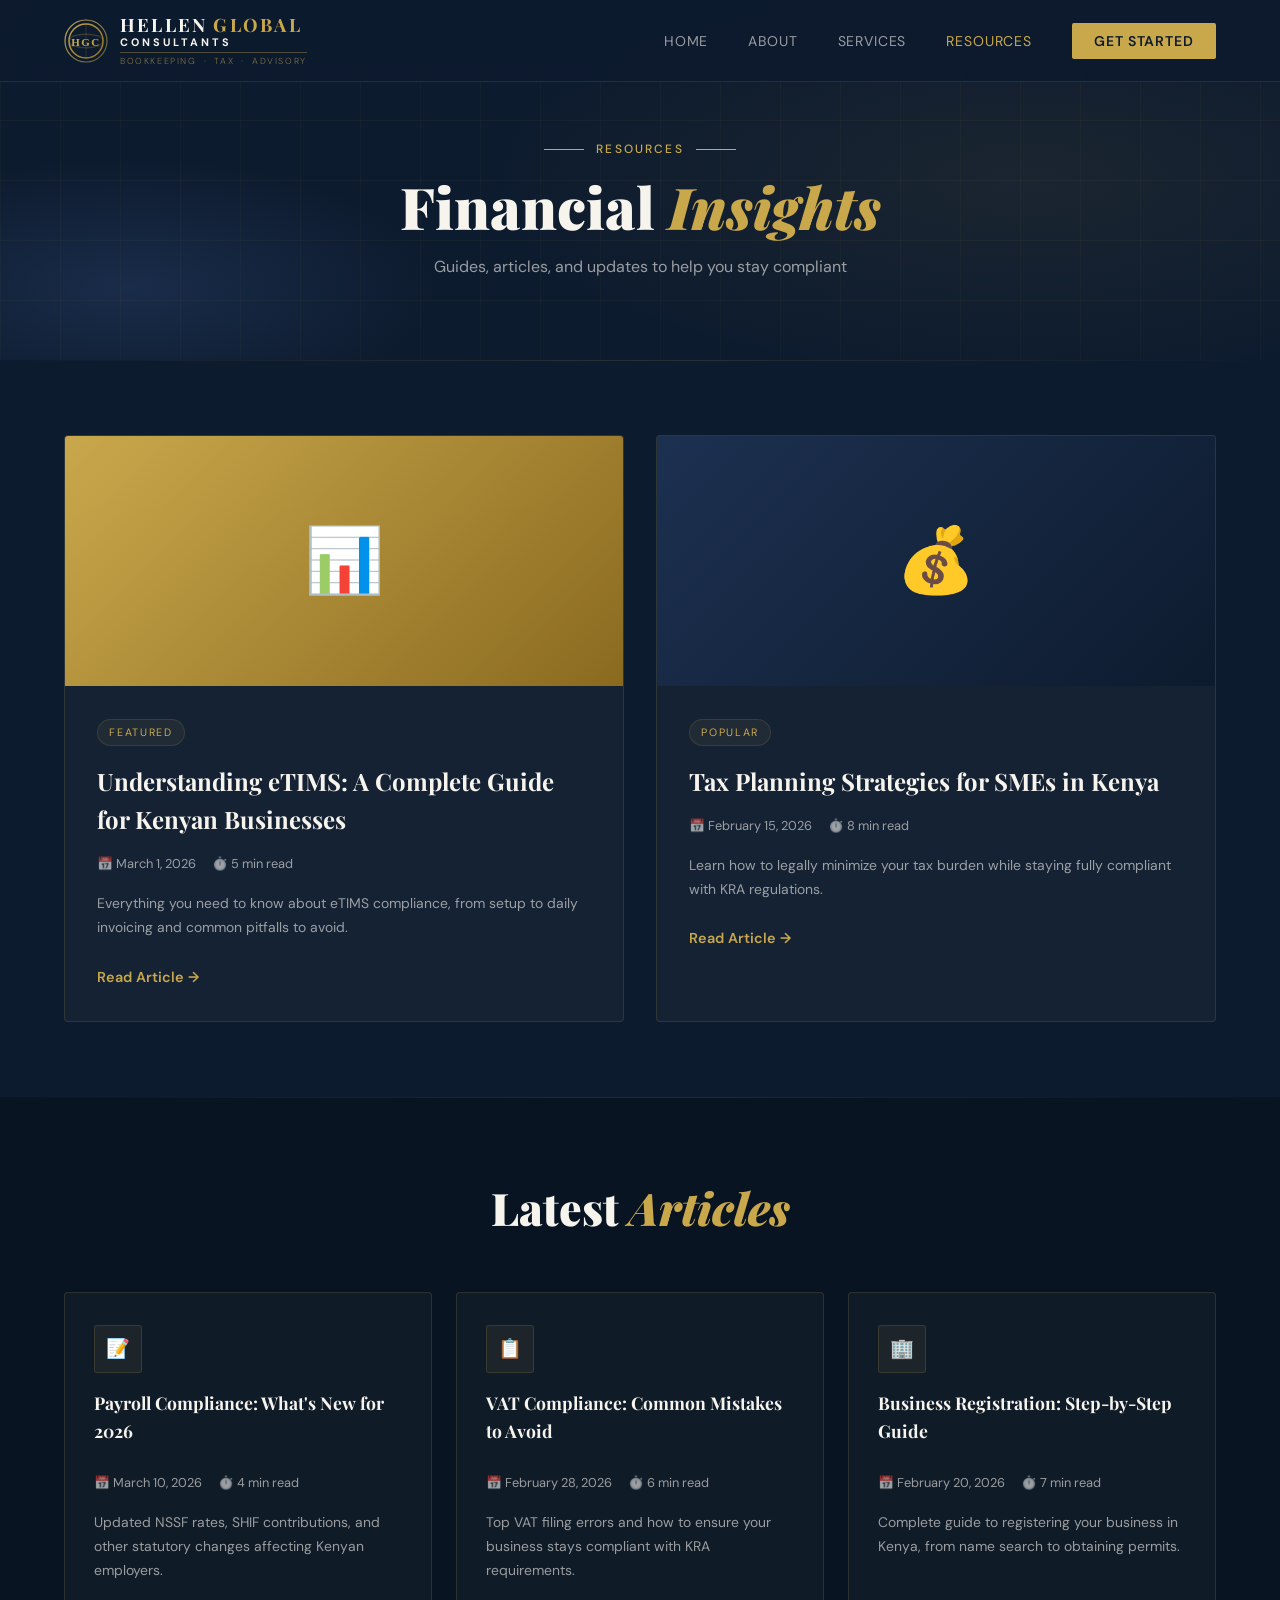
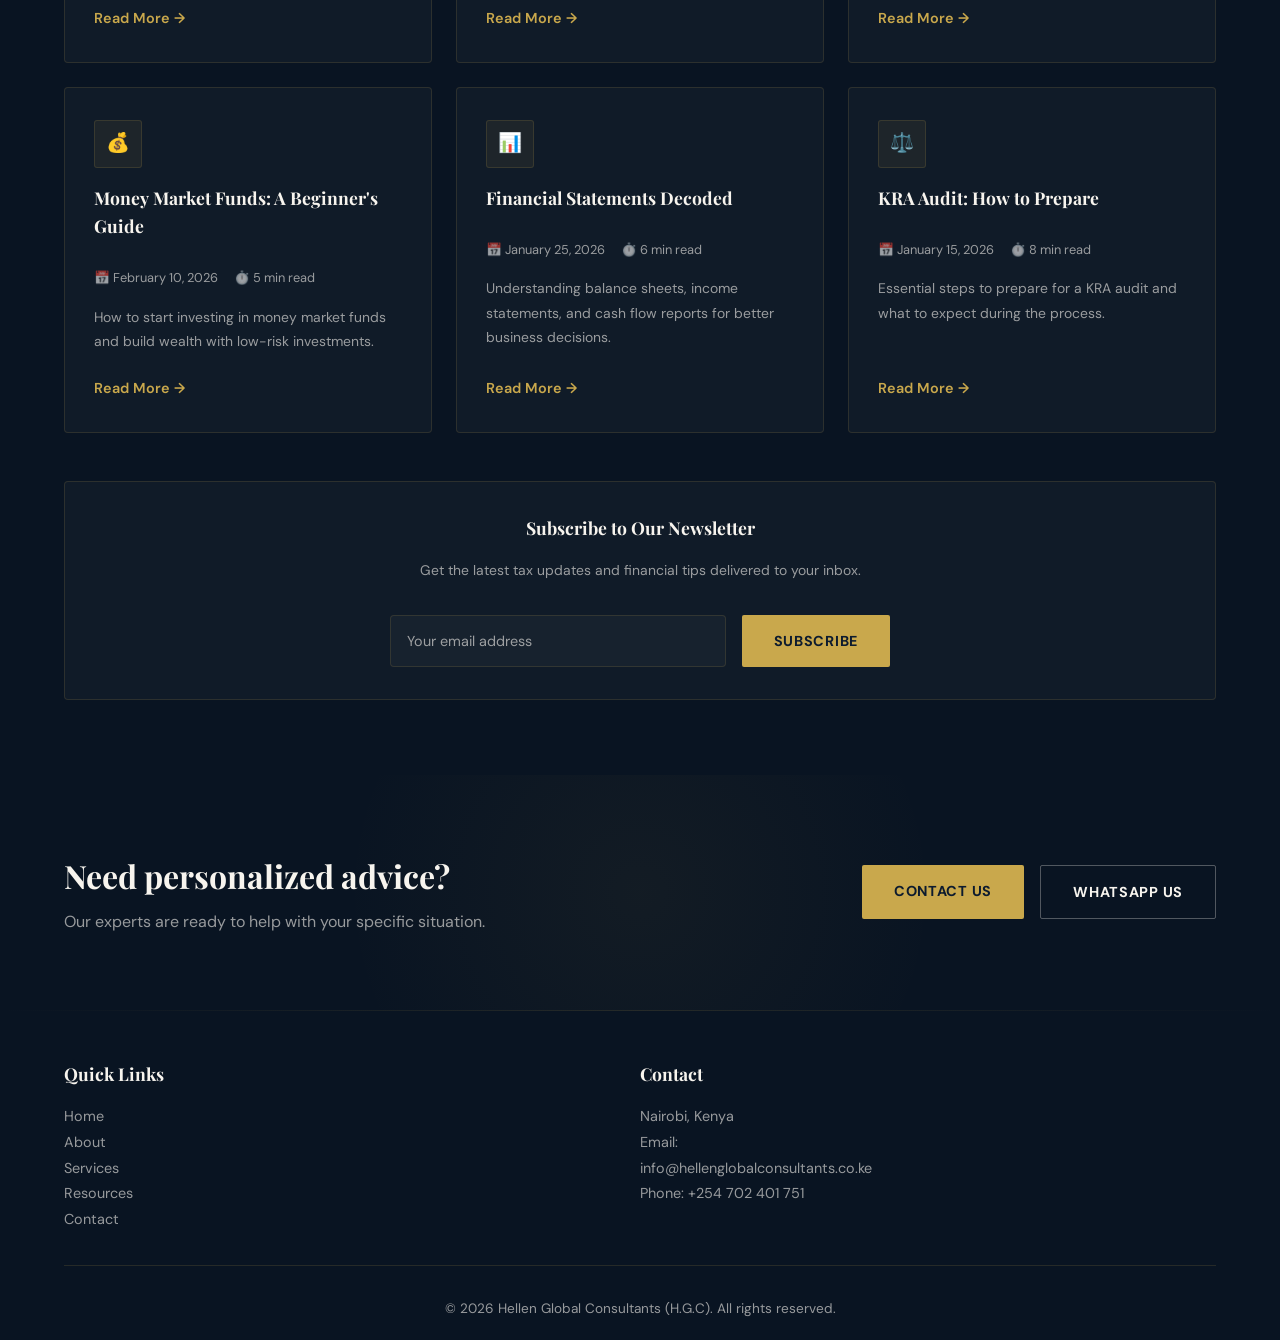
<file: resources.html>
<!DOCTYPE html>
<html lang="en">
<head>
  <meta charset="UTF-8" />
  <meta name="viewport" content="width=device-width, initial-scale=1.0" />
  <title>Resources | Hellen Global Consultants</title>
  <link href="https://fonts.googleapis.com/css2?family=Playfair+Display:wght@700;900&family=DM+Sans:wght@300;400;500;700&display=swap" rel="stylesheet">
  <link rel="stylesheet" href="style.css" />
</head>
<body>

  <header class="navbar">
    <div class="container nav-wrap">
      <a href="index.html" class="brand">
        <svg class="logo-icon" viewBox="0 0 44 44" fill="none" xmlns="http://www.w3.org/2000/svg">
          <defs>
            <linearGradient id="globeGrad" x1="0" y1="0" x2="44" y2="44" gradientUnits="userSpaceOnUse">
              <stop offset="0%" stop-color="#C9A84C"/>
              <stop offset="100%" stop-color="#8a6a1f"/>
            </linearGradient>
            <linearGradient id="ringGrad" x1="0" y1="0" x2="44" y2="44" gradientUnits="userSpaceOnUse">
              <stop offset="0%" stop-color="#E8C96A" stop-opacity="0.9"/>
              <stop offset="100%" stop-color="#C9A84C" stop-opacity="0.4"/>
            </linearGradient>
          </defs>
          <circle cx="22" cy="22" r="21" stroke="url(#ringGrad)" stroke-width="1.2" fill="none"/>
          <circle cx="22" cy="22" r="17" fill="#0D1B2E" stroke="url(#globeGrad)" stroke-width="1.5"/>
          <ellipse cx="22" cy="22" rx="17" ry="7" stroke="url(#globeGrad)" stroke-width="0.8" fill="none" stroke-opacity="0.35"/>
          <line x1="22" y1="5" x2="22" y2="39" stroke="url(#globeGrad)" stroke-width="0.7" stroke-opacity="0.3"/>
          <path d="M6.5 17 Q22 14 37.5 17" stroke="url(#globeGrad)" stroke-width="0.6" fill="none" stroke-opacity="0.25"/>
          <path d="M6.5 27 Q22 30 37.5 27" stroke="url(#globeGrad)" stroke-width="0.6" fill="none" stroke-opacity="0.25"/>
          <text x="22" y="26.5" text-anchor="middle" font-family="Georgia, 'Times New Roman', serif" font-weight="700" font-size="11" fill="#C9A84C" letter-spacing="1.5">HGC</text>
        </svg>
        <div class="logo-text-group">
          <span class="logo-name">Hellen <span>Global</span></span>
          <span class="logo-consultants">Consultants</span>
          <div class="logo-divider"></div>
          <span class="logo-sub">Bookkeeping &nbsp;·&nbsp; Tax &nbsp;·&nbsp; Advisory</span>
        </div>
      </a>

      <ul class="nav-links" id="navLinks">
        <li><a href="index.html">Home</a></li>
        <li><a href="about.html">About</a></li>
        <li><a href="services.html">Services</a></li>
        <li><a href="resources.html" class="active">Resources</a></li>
        <li><a href="contact.html" class="nav-cta">Get Started</a></li>
      </ul>

      <div class="menu-btn" onclick="toggleMenu()">☰</div>
    </div>
  </header>

  <!-- Page Header -->
  <section class="page-header">
    <div class="grid-lines"></div>
    <div class="container">
      <div class="eyebrow" style="justify-content: center;">
        <div class="eyebrow-line"></div>
        <span class="eyebrow-text">Resources</span>
        <div class="eyebrow-line"></div>
      </div>
      <h1>Financial <em>Insights</em></h1>
      <p>Guides, articles, and updates to help you stay compliant</p>
    </div>
  </section>

  <!-- Featured Article -->
  <section class="section">
    <div class="container">
      <div class="grid-2" style="gap: 2rem;">
        <div class="card" style="padding: 0; overflow: hidden;">
          <div style="height: 250px; background: linear-gradient(135deg, var(--gold), var(--gold-dark)); display: flex; align-items: center; justify-content: center;">
            <span style="font-size: 4rem;">📊</span>
          </div>
          <div style="padding: 2rem;">
            <div class="badge">Featured</div>
            <h3 style="font-size: 1.5rem; margin-bottom: 1rem;">Understanding eTIMS: A Complete Guide for Kenyan Businesses</h3>
            <div class="blog-meta">
              <span>📅 March 1, 2026</span>
              <span>⏱️ 5 min read</span>
            </div>
            <p style="color: var(--muted); margin-bottom: 1.5rem;">Everything you need to know about eTIMS compliance, from setup to daily invoicing and common pitfalls to avoid.</p>
            <a href="#" class="read-more">Read Article →</a>
          </div>
        </div>

        <div class="card" style="padding: 0; overflow: hidden;">
          <div style="height: 250px; background: linear-gradient(135deg, var(--navy-light), var(--navy)); display: flex; align-items: center; justify-content: center;">
            <span style="font-size: 4rem;">💰</span>
          </div>
          <div style="padding: 2rem;">
            <div class="badge">Popular</div>
            <h3 style="font-size: 1.5rem; margin-bottom: 1rem;">Tax Planning Strategies for SMEs in Kenya</h3>
            <div class="blog-meta">
              <span>📅 February 15, 2026</span>
              <span>⏱️ 8 min read</span>
            </div>
            <p style="color: var(--muted); margin-bottom: 1.5rem;">Learn how to legally minimize your tax burden while staying fully compliant with KRA regulations.</p>
            <a href="#" class="read-more">Read Article →</a>
          </div>
        </div>
      </div>
    </div>
  </section>

  <!-- Article Grid -->
  <section class="section" style="background: #091422;">
    <div class="container">
      <div class="section-title">
        <h2>Latest <em>Articles</em></h2>
      </div>

      <div class="grid-3">
        <div class="card blog-card">
          <div class="service-icon-large" style="margin-bottom: 1rem;">📝</div>
          <h3>Payroll Compliance: What's New for 2026</h3>
          <div class="blog-meta">
            <span>📅 March 10, 2026</span>
            <span>⏱️ 4 min read</span>
          </div>
          <p style="color: var(--muted); margin-bottom: 1.5rem;">Updated NSSF rates, SHIF contributions, and other statutory changes affecting Kenyan employers.</p>
          <a href="#" class="read-more">Read More →</a>
        </div>

        <div class="card blog-card">
          <div class="service-icon-large" style="margin-bottom: 1rem;">📋</div>
          <h3>VAT Compliance: Common Mistakes to Avoid</h3>
          <div class="blog-meta">
            <span>📅 February 28, 2026</span>
            <span>⏱️ 6 min read</span>
          </div>
          <p style="color: var(--muted); margin-bottom: 1.5rem;">Top VAT filing errors and how to ensure your business stays compliant with KRA requirements.</p>
          <a href="#" class="read-more">Read More →</a>
        </div>

        <div class="card blog-card">
          <div class="service-icon-large" style="margin-bottom: 1rem;">🏢</div>
          <h3>Business Registration: Step-by-Step Guide</h3>
          <div class="blog-meta">
            <span>📅 February 20, 2026</span>
            <span>⏱️ 7 min read</span>
          </div>
          <p style="color: var(--muted); margin-bottom: 1.5rem;">Complete guide to registering your business in Kenya, from name search to obtaining permits.</p>
          <a href="#" class="read-more">Read More →</a>
        </div>

        <div class="card blog-card">
          <div class="service-icon-large" style="margin-bottom: 1rem;">💰</div>
          <h3>Money Market Funds: A Beginner's Guide</h3>
          <div class="blog-meta">
            <span>📅 February 10, 2026</span>
            <span>⏱️ 5 min read</span>
          </div>
          <p style="color: var(--muted); margin-bottom: 1.5rem;">How to start investing in money market funds and build wealth with low-risk investments.</p>
          <a href="#" class="read-more">Read More →</a>
        </div>

        <div class="card blog-card">
          <div class="service-icon-large" style="margin-bottom: 1rem;">📊</div>
          <h3>Financial Statements Decoded</h3>
          <div class="blog-meta">
            <span>📅 January 25, 2026</span>
            <span>⏱️ 6 min read</span>
          </div>
          <p style="color: var(--muted); margin-bottom: 1.5rem;">Understanding balance sheets, income statements, and cash flow reports for better business decisions.</p>
          <a href="#" class="read-more">Read More →</a>
        </div>

        <div class="card blog-card">
          <div class="service-icon-large" style="margin-bottom: 1rem;">⚖️</div>
          <h3>KRA Audit: How to Prepare</h3>
          <div class="blog-meta">
            <span>📅 January 15, 2026</span>
            <span>⏱️ 8 min read</span>
          </div>
          <p style="color: var(--muted); margin-bottom: 1.5rem;">Essential steps to prepare for a KRA audit and what to expect during the process.</p>
          <a href="#" class="read-more">Read More →</a>
        </div>
      </div>

      <!-- Newsletter Signup -->
      <div class="card" style="text-align: center; margin-top: 3rem;">
        <h3 style="margin-bottom: 1rem;">Subscribe to Our Newsletter</h3>
        <p style="color: var(--muted); margin-bottom: 2rem;">Get the latest tax updates and financial tips delivered to your inbox.</p>
        <form style="display: flex; gap: 1rem; max-width: 500px; margin: 0 auto;">
          <input type="email" placeholder="Your email address" required style="flex: 1;">
          <button type="submit" class="btn primary">Subscribe</button>
        </form>
      </div>
    </div>
  </section>

  <!-- CTA -->
  <section class="section cta">
    <div class="container cta-wrap">
      <div>
        <h2>Need personalized advice?</h2>
        <p>Our experts are ready to help with your specific situation.</p>
      </div>
      <div class="btn-row">
        <a href="contact.html" class="btn primary">Contact Us</a>
        <a href="https://wa.me/254702401751" class="btn outline">WhatsApp Us</a>
      </div>
    </div>
  </section>

  <footer class="footer">
    <div class="container footer-grid">

      <div>
        <h3>Quick Links</h3>
        <p><a href="index.html">Home</a></p>
        <p><a href="about.html">About</a></p>
        <p><a href="services.html">Services</a></p>
        <p><a href="resources.html">Resources</a></p>
        <p><a href="contact.html">Contact</a></p>
      </div>

      <div>
        <h3>Contact</h3>
        <p>Nairobi, Kenya</p>
        <p>Email: info@hellenglobalconsultants.co.ke</p>
        <p>Phone: +254 702 401 751</p>
      </div>
    </div>

    <div class="container copy">
      © <span id="year"></span> Hellen Global Consultants (H.G.C). All rights reserved.
    </div>
  </footer>

  <script src="script.js"></script>
  <script>
    document.getElementById("year").textContent = new Date().getFullYear();
  </script>
</body>
</html>
</file>
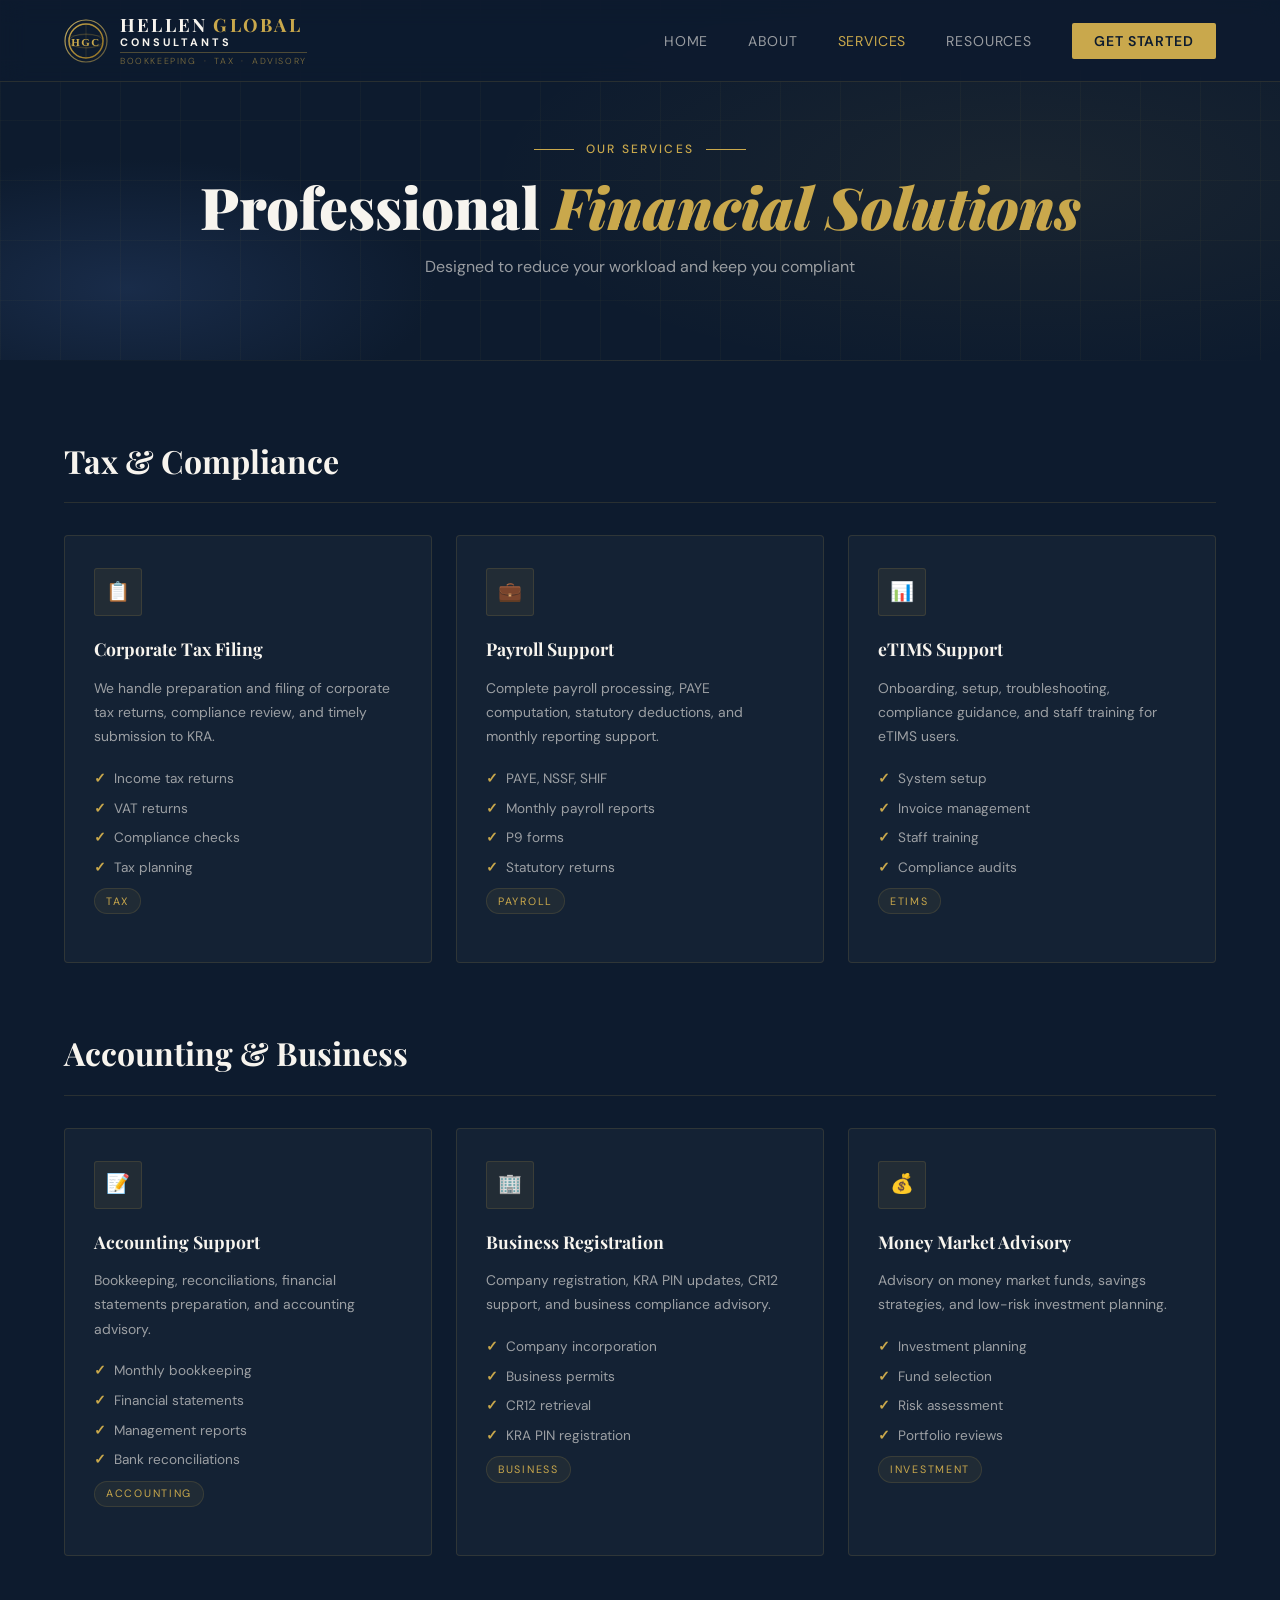
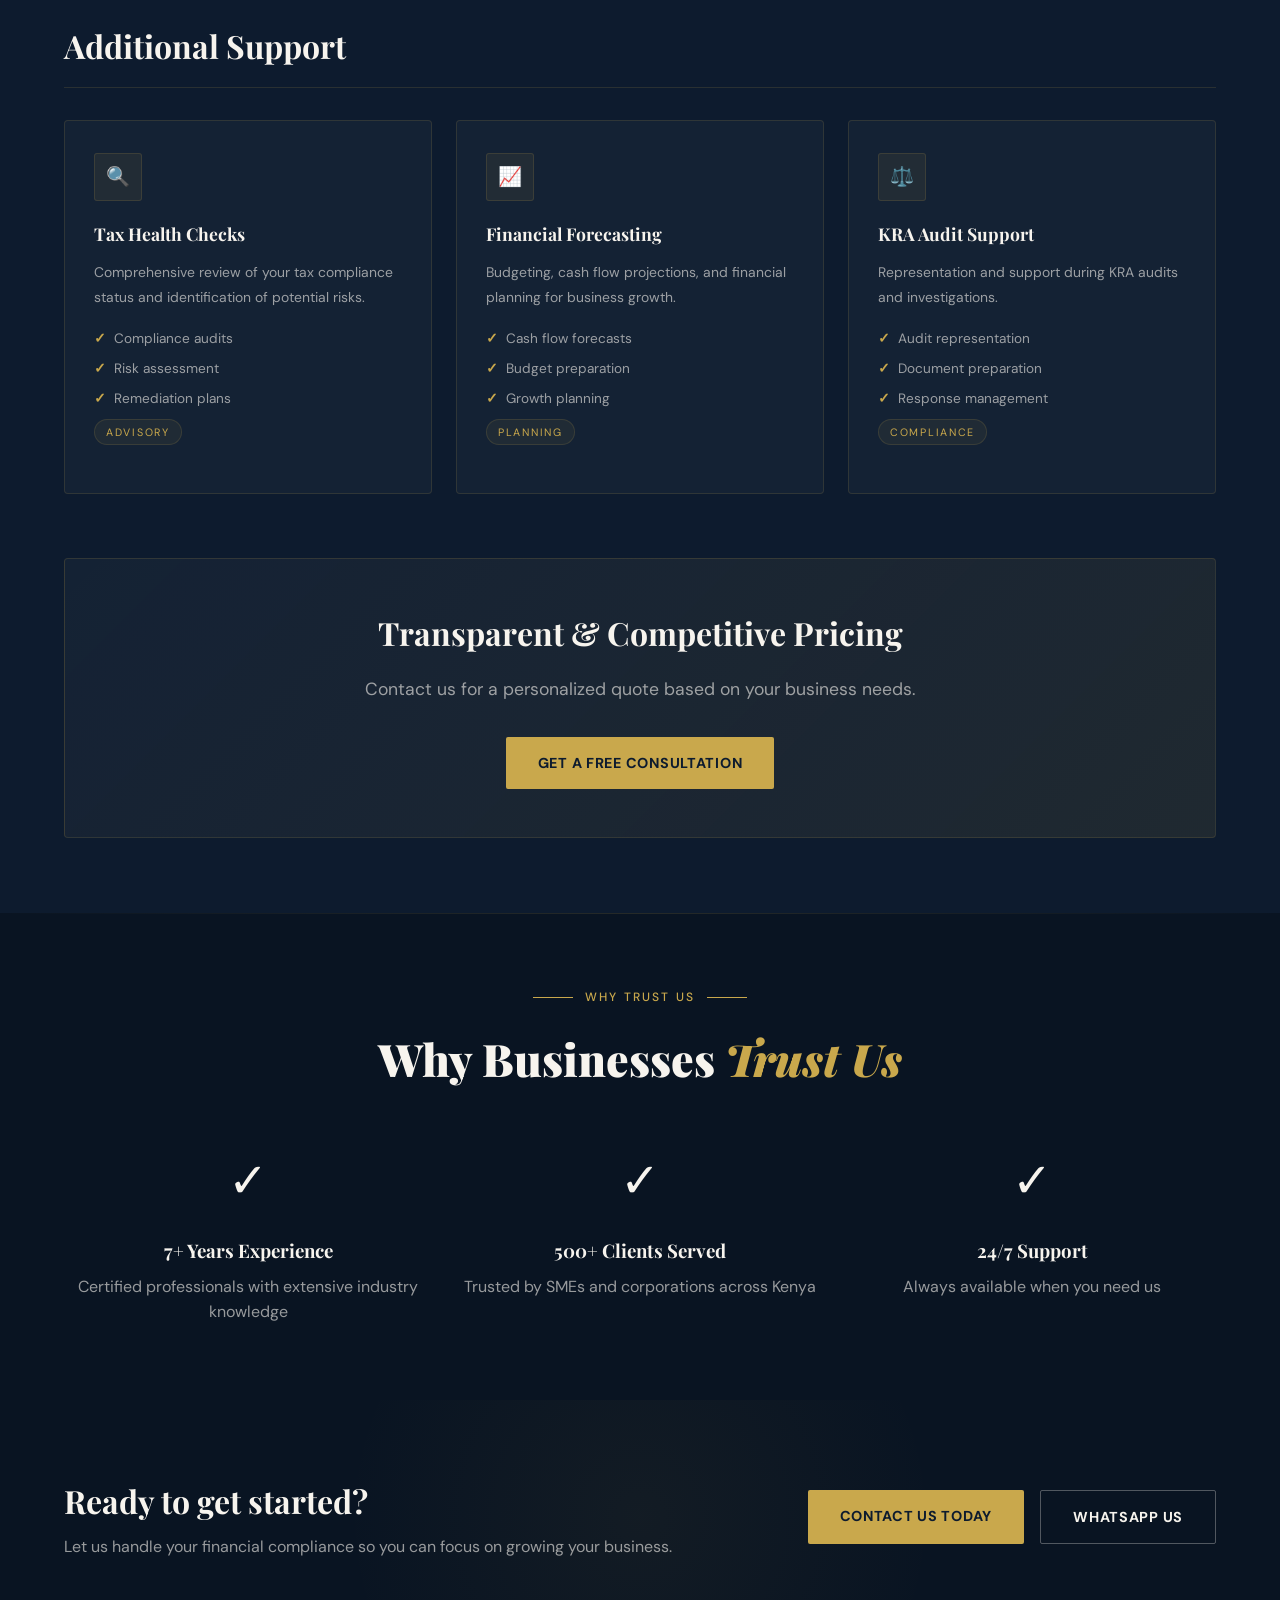
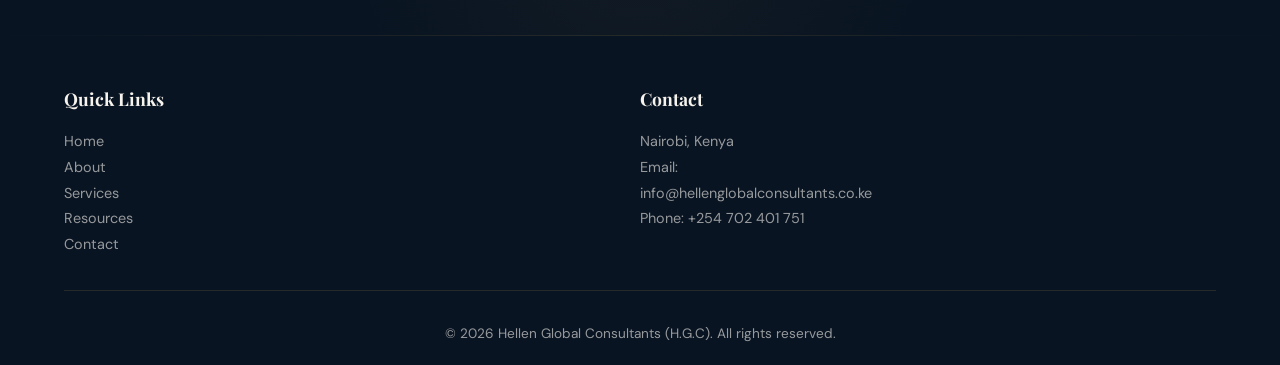
<file: services.html>
<!DOCTYPE html>
<html lang="en">
<head>
  <meta charset="UTF-8" />
  <meta name="viewport" content="width=device-width, initial-scale=1.0" />
  <title>Services | Hellen Global Consultants</title>
  <link href="https://fonts.googleapis.com/css2?family=Playfair+Display:wght@700;900&family=DM+Sans:wght@300;400;500;700&display=swap" rel="stylesheet">
  <link rel="stylesheet" href="style.css" />
</head>
<body>

  <header class="navbar">
    <div class="container nav-wrap">
      <a href="index.html" class="brand">
        <svg class="logo-icon" viewBox="0 0 44 44" fill="none" xmlns="http://www.w3.org/2000/svg">
          <defs>
            <linearGradient id="globeGrad" x1="0" y1="0" x2="44" y2="44" gradientUnits="userSpaceOnUse">
              <stop offset="0%" stop-color="#C9A84C"/>
              <stop offset="100%" stop-color="#8a6a1f"/>
            </linearGradient>
            <linearGradient id="ringGrad" x1="0" y1="0" x2="44" y2="44" gradientUnits="userSpaceOnUse">
              <stop offset="0%" stop-color="#E8C96A" stop-opacity="0.9"/>
              <stop offset="100%" stop-color="#C9A84C" stop-opacity="0.4"/>
            </linearGradient>
          </defs>
          <circle cx="22" cy="22" r="21" stroke="url(#ringGrad)" stroke-width="1.2" fill="none"/>
          <circle cx="22" cy="22" r="17" fill="#0D1B2E" stroke="url(#globeGrad)" stroke-width="1.5"/>
          <ellipse cx="22" cy="22" rx="17" ry="7" stroke="url(#globeGrad)" stroke-width="0.8" fill="none" stroke-opacity="0.35"/>
          <line x1="22" y1="5" x2="22" y2="39" stroke="url(#globeGrad)" stroke-width="0.7" stroke-opacity="0.3"/>
          <path d="M6.5 17 Q22 14 37.5 17" stroke="url(#globeGrad)" stroke-width="0.6" fill="none" stroke-opacity="0.25"/>
          <path d="M6.5 27 Q22 30 37.5 27" stroke="url(#globeGrad)" stroke-width="0.6" fill="none" stroke-opacity="0.25"/>
          <text x="22" y="26.5" text-anchor="middle" font-family="Georgia, 'Times New Roman', serif" font-weight="700" font-size="11" fill="#C9A84C" letter-spacing="1.5">HGC</text>
        </svg>
        <div class="logo-text-group">
          <span class="logo-name">Hellen <span>Global</span></span>
          <span class="logo-consultants">Consultants</span>
          <div class="logo-divider"></div>
          <span class="logo-sub">Bookkeeping &nbsp;·&nbsp; Tax &nbsp;·&nbsp; Advisory</span>
        </div>
      </a>

      <ul class="nav-links" id="navLinks">
        <li><a href="index.html">Home</a></li>
        <li><a href="about.html">About</a></li>
        <li><a href="services.html" class="active">Services</a></li>
        <li><a href="resources.html">Resources</a></li>
        <li><a href="contact.html" class="nav-cta">Get Started</a></li>
      </ul>

      <div class="menu-btn" onclick="toggleMenu()">☰</div>
    </div>
  </header>

  <!-- Page Header -->
  <section class="page-header">
    <div class="grid-lines"></div>
    <div class="container">
      <div class="eyebrow" style="justify-content: center;">
        <div class="eyebrow-line"></div>
        <span class="eyebrow-text">Our Services</span>
        <div class="eyebrow-line"></div>
      </div>
      <h1>Professional <em>Financial Solutions</em></h1>
      <p>Designed to reduce your workload and keep you compliant</p>
    </div>
  </section>

  <!-- Services Grid -->
  <section class="section">
    <div class="container">
      
      <!-- Tax & Compliance -->
      <div class="service-category">
        <h2>Tax & Compliance</h2>
        <div class="services-grid">
          <div class="card service-card">
            <div class="service-icon-large">📋</div>
            <h3>Corporate Tax Filing</h3>
            <p>We handle preparation and filing of corporate tax returns, compliance review, and timely submission to KRA.</p>
            <ul>
              <li>Income tax returns</li>
              <li>VAT returns</li>
              <li>Compliance checks</li>
              <li>Tax planning</li>
            </ul>
            <div class="badge">Tax</div>
          </div>

          <div class="card service-card">
            <div class="service-icon-large">💼</div>
            <h3>Payroll Support</h3>
            <p>Complete payroll processing, PAYE computation, statutory deductions, and monthly reporting support.</p>
            <ul>
              <li>PAYE, NSSF, SHIF</li>
              <li>Monthly payroll reports</li>
              <li>P9 forms</li>
              <li>Statutory returns</li>
            </ul>
            <div class="badge">Payroll</div>
          </div>

          <div class="card service-card">
            <div class="service-icon-large">📊</div>
            <h3>eTIMS Support</h3>
            <p>Onboarding, setup, troubleshooting, compliance guidance, and staff training for eTIMS users.</p>
            <ul>
              <li>System setup</li>
              <li>Invoice management</li>
              <li>Staff training</li>
              <li>Compliance audits</li>
            </ul>
            <div class="badge">eTIMS</div>
          </div>
        </div>
      </div>

      <!-- Accounting & Business -->
      <div class="service-category">
        <h2>Accounting & Business</h2>
        <div class="services-grid">
          <div class="card service-card">
            <div class="service-icon-large">📝</div>
            <h3>Accounting Support</h3>
            <p>Bookkeeping, reconciliations, financial statements preparation, and accounting advisory.</p>
            <ul>
              <li>Monthly bookkeeping</li>
              <li>Financial statements</li>
              <li>Management reports</li>
              <li>Bank reconciliations</li>
            </ul>
            <div class="badge">Accounting</div>
          </div>

          <div class="card service-card">
            <div class="service-icon-large">🏢</div>
            <h3>Business Registration</h3>
            <p>Company registration, KRA PIN updates, CR12 support, and business compliance advisory.</p>
            <ul>
              <li>Company incorporation</li>
              <li>Business permits</li>
              <li>CR12 retrieval</li>
              <li>KRA PIN registration</li>
            </ul>
            <div class="badge">Business</div>
          </div>

          <div class="card service-card">
            <div class="service-icon-large">💰</div>
            <h3>Money Market Advisory</h3>
            <p>Advisory on money market funds, savings strategies, and low-risk investment planning.</p>
            <ul>
              <li>Investment planning</li>
              <li>Fund selection</li>
              <li>Risk assessment</li>
              <li>Portfolio reviews</li>
            </ul>
            <div class="badge">Investment</div>
          </div>
        </div>
      </div>

      <!-- Additional Services -->
      <div class="service-category">
        <h2>Additional Support</h2>
        <div class="services-grid">
          <div class="card service-card">
            <div class="service-icon-large">🔍</div>
            <h3>Tax Health Checks</h3>
            <p>Comprehensive review of your tax compliance status and identification of potential risks.</p>
            <ul>
              <li>Compliance audits</li>
              <li>Risk assessment</li>
              <li>Remediation plans</li>
            </ul>
            <div class="badge">Advisory</div>
          </div>

          <div class="card service-card">
            <div class="service-icon-large">📈</div>
            <h3>Financial Forecasting</h3>
            <p>Budgeting, cash flow projections, and financial planning for business growth.</p>
            <ul>
              <li>Cash flow forecasts</li>
              <li>Budget preparation</li>
              <li>Growth planning</li>
            </ul>
            <div class="badge">Planning</div>
          </div>

          <div class="card service-card">
            <div class="service-icon-large">⚖️</div>
            <h3>KRA Audit Support</h3>
            <p>Representation and support during KRA audits and investigations.</p>
            <ul>
              <li>Audit representation</li>
              <li>Document preparation</li>
              <li>Response management</li>
            </ul>
            <div class="badge">Compliance</div>
          </div>
        </div>
      </div>

      <!-- Pricing Info -->
      <div class="pricing-card card" style="text-align: center; margin-top: 3rem;">
        <h3>Transparent & Competitive Pricing</h3>
        <p>Contact us for a personalized quote based on your business needs.</p>
        <a href="contact.html" class="btn primary" style="background: var(--gold); color: var(--navy);">Get a Free Consultation</a>
      </div>

    </div>
  </section>

  <!-- Why Choose Us -->
  <section class="section" style="background: #091422;">
    <div class="container">
      <div class="section-title">
        <div class="eyebrow">
          <div class="eyebrow-line"></div>
          <span class="eyebrow-text">Why Trust Us</span>
          <div class="eyebrow-line"></div>
        </div>
        <h2>Why Businesses <em>Trust Us</em></h2>
      </div>

      <div class="grid-3">
        <div style="text-align: center;">
          <div style="font-size: 3rem; margin-bottom: 1rem;">✓</div>
          <h3 style="color: var(--white); margin-bottom: 0.5rem;">7+ Years Experience</h3>
          <p style="color: var(--muted);">Certified professionals with extensive industry knowledge</p>
        </div>

        <div style="text-align: center;">
          <div style="font-size: 3rem; margin-bottom: 1rem;">✓</div>
          <h3 style="color: var(--white); margin-bottom: 0.5rem;">500+ Clients Served</h3>
          <p style="color: var(--muted);">Trusted by SMEs and corporations across Kenya</p>
        </div>

        <div style="text-align: center;">
          <div style="font-size: 3rem; margin-bottom: 1rem;">✓</div>
          <h3 style="color: var(--white); margin-bottom: 0.5rem;">24/7 Support</h3>
          <p style="color: var(--muted);">Always available when you need us</p>
        </div>
      </div>
    </div>
  </section>

  <!-- CTA -->
  <section class="section cta">
    <div class="container cta-wrap">
      <div>
        <h2>Ready to get started?</h2>
        <p>Let us handle your financial compliance so you can focus on growing your business.</p>
      </div>
      <div class="btn-row">
        <a href="contact.html" class="btn primary">Contact Us Today</a>
        <a href="https://wa.me/254702401751" class="btn outline">WhatsApp Us</a>
      </div>
    </div>
  </section>

  <footer class="footer">
    <div class="container footer-grid">

      <div>
        <h3>Quick Links</h3>
        <p><a href="index.html">Home</a></p>
        <p><a href="about.html">About</a></p>
        <p><a href="services.html">Services</a></p>
        <p><a href="resources.html">Resources</a></p>
        <p><a href="contact.html">Contact</a></p>
      </div>

      <div>
        <h3>Contact</h3>
        <p>Nairobi, Kenya</p>
        <p>Email: info@hellenglobalconsultants.co.ke</p>
        <p>Phone: +254 702 401 751</p>
      </div>
    </div>

    <div class="container copy">
      © <span id="year"></span> Hellen Global Consultants (H.G.C). All rights reserved.
    </div>
  </footer>

  <script src="script.js"></script>
  <script>
    document.getElementById("year").textContent = new Date().getFullYear();
  </script>
</body>
</html>
</file>
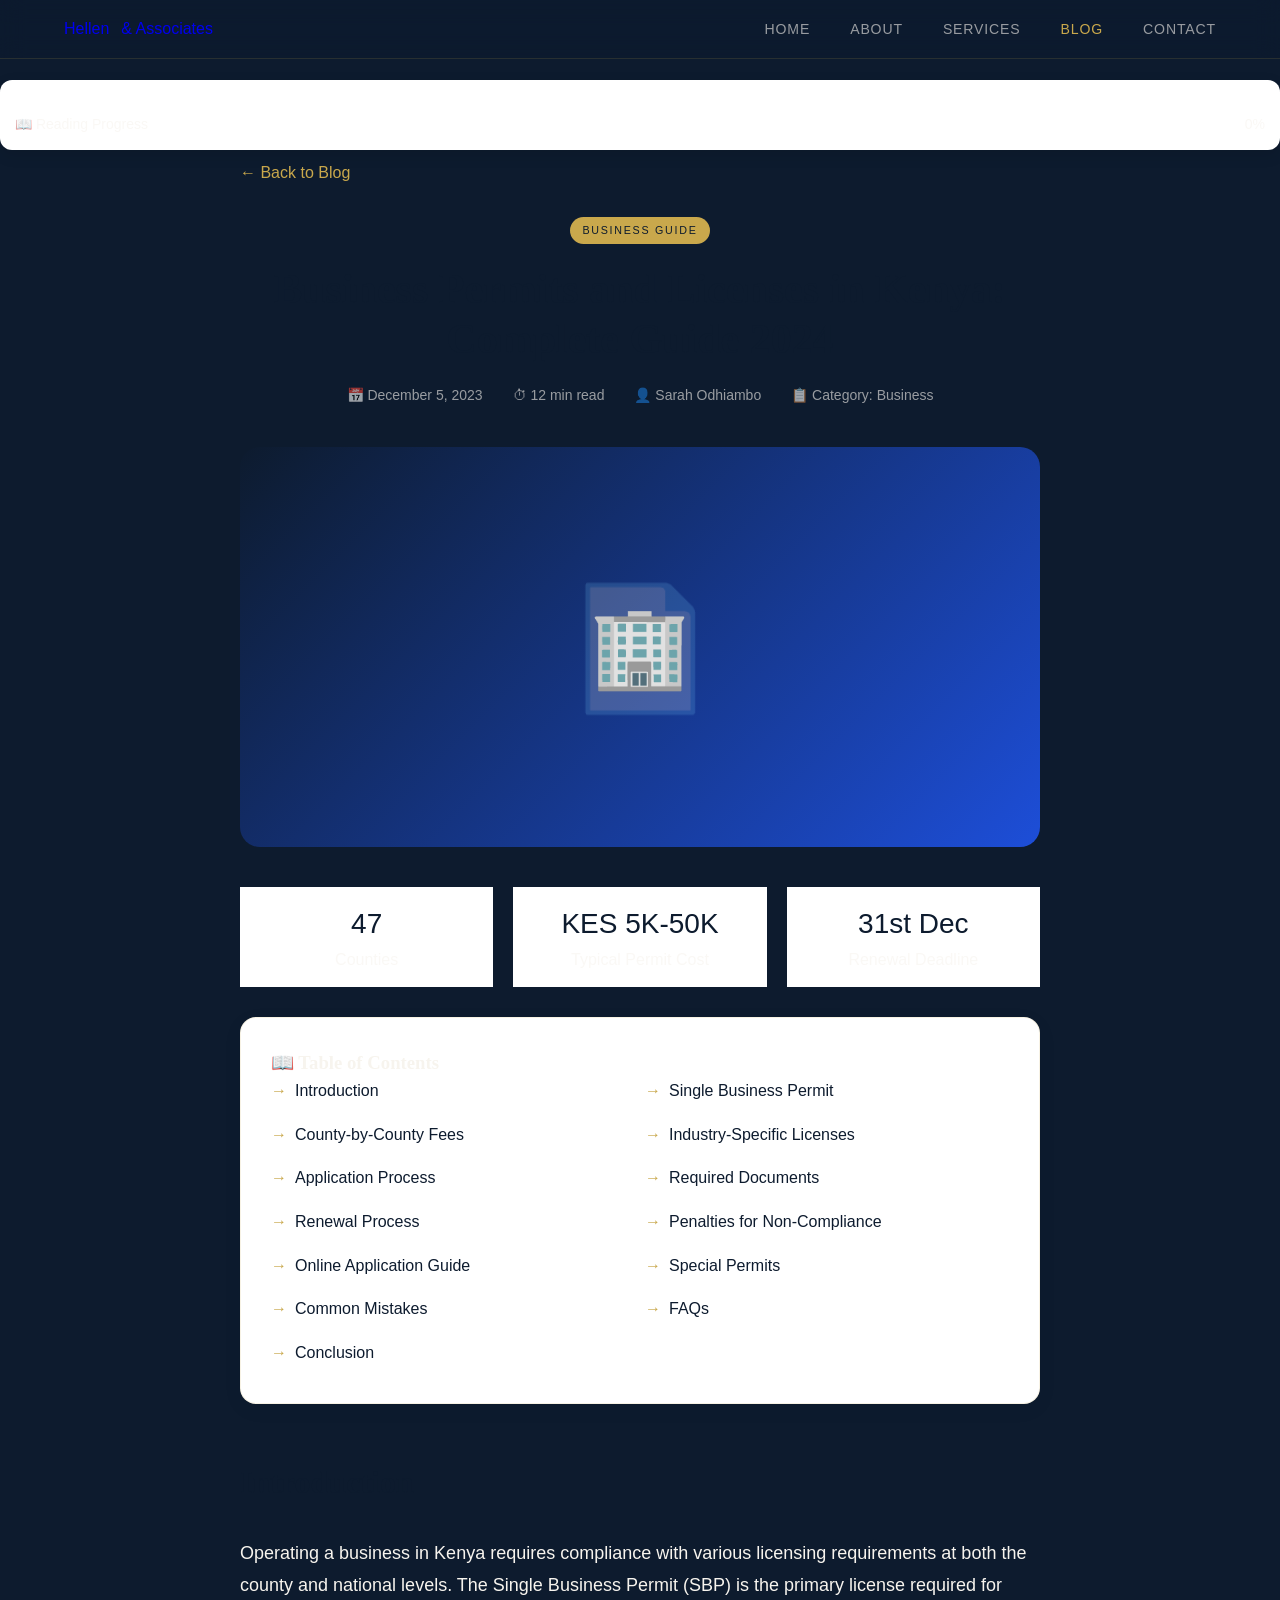
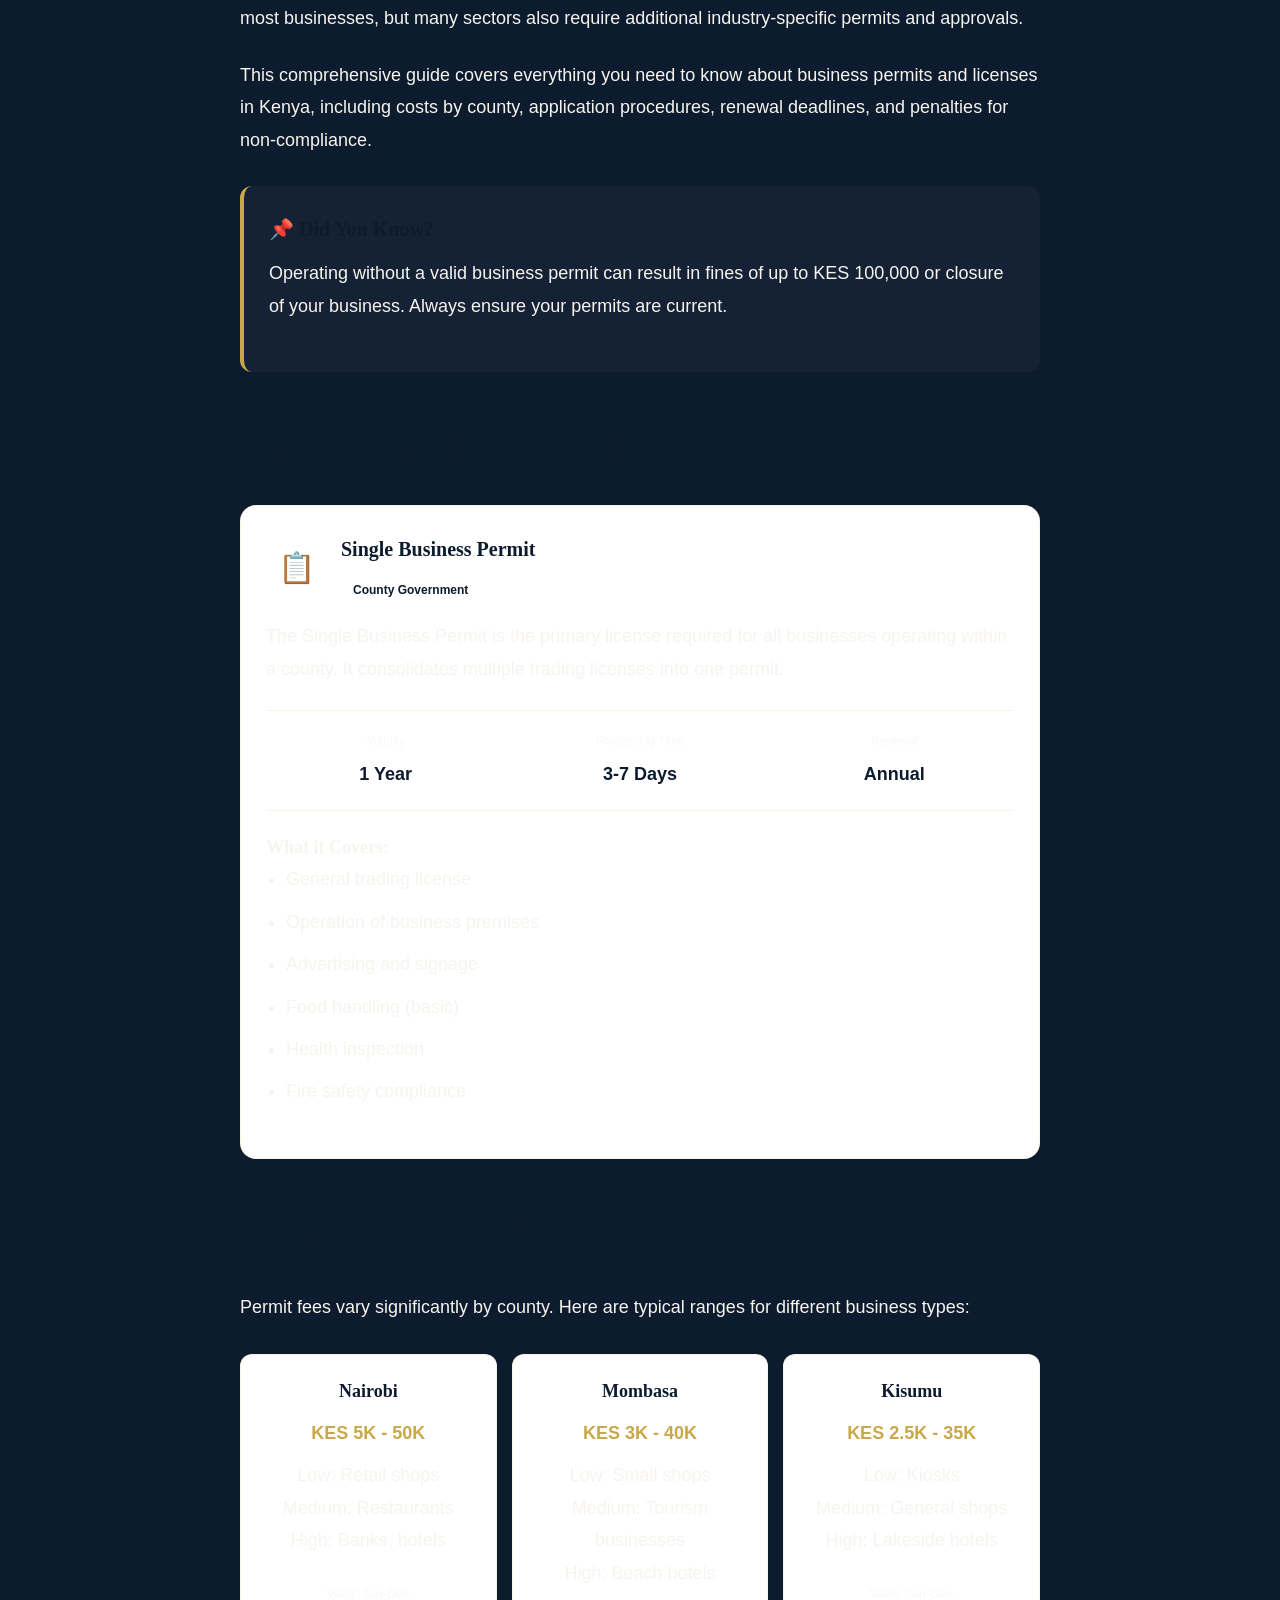
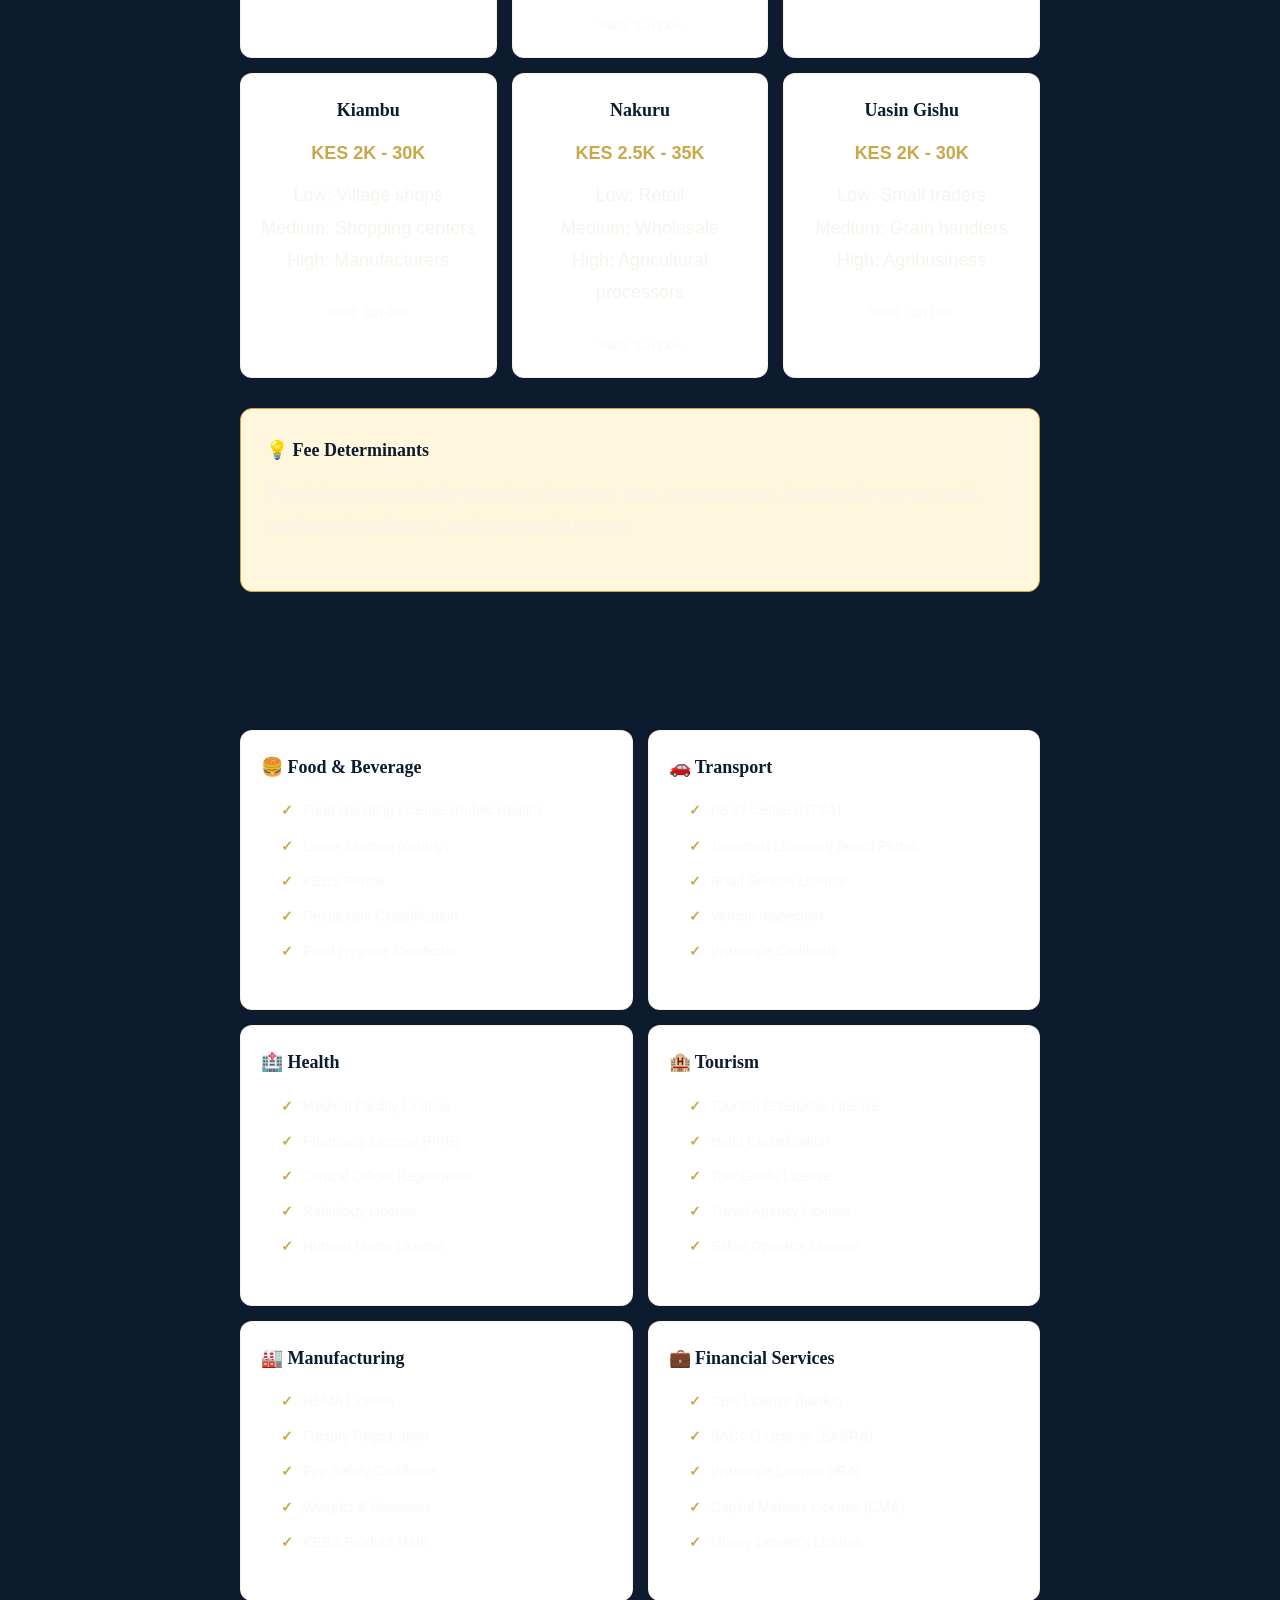
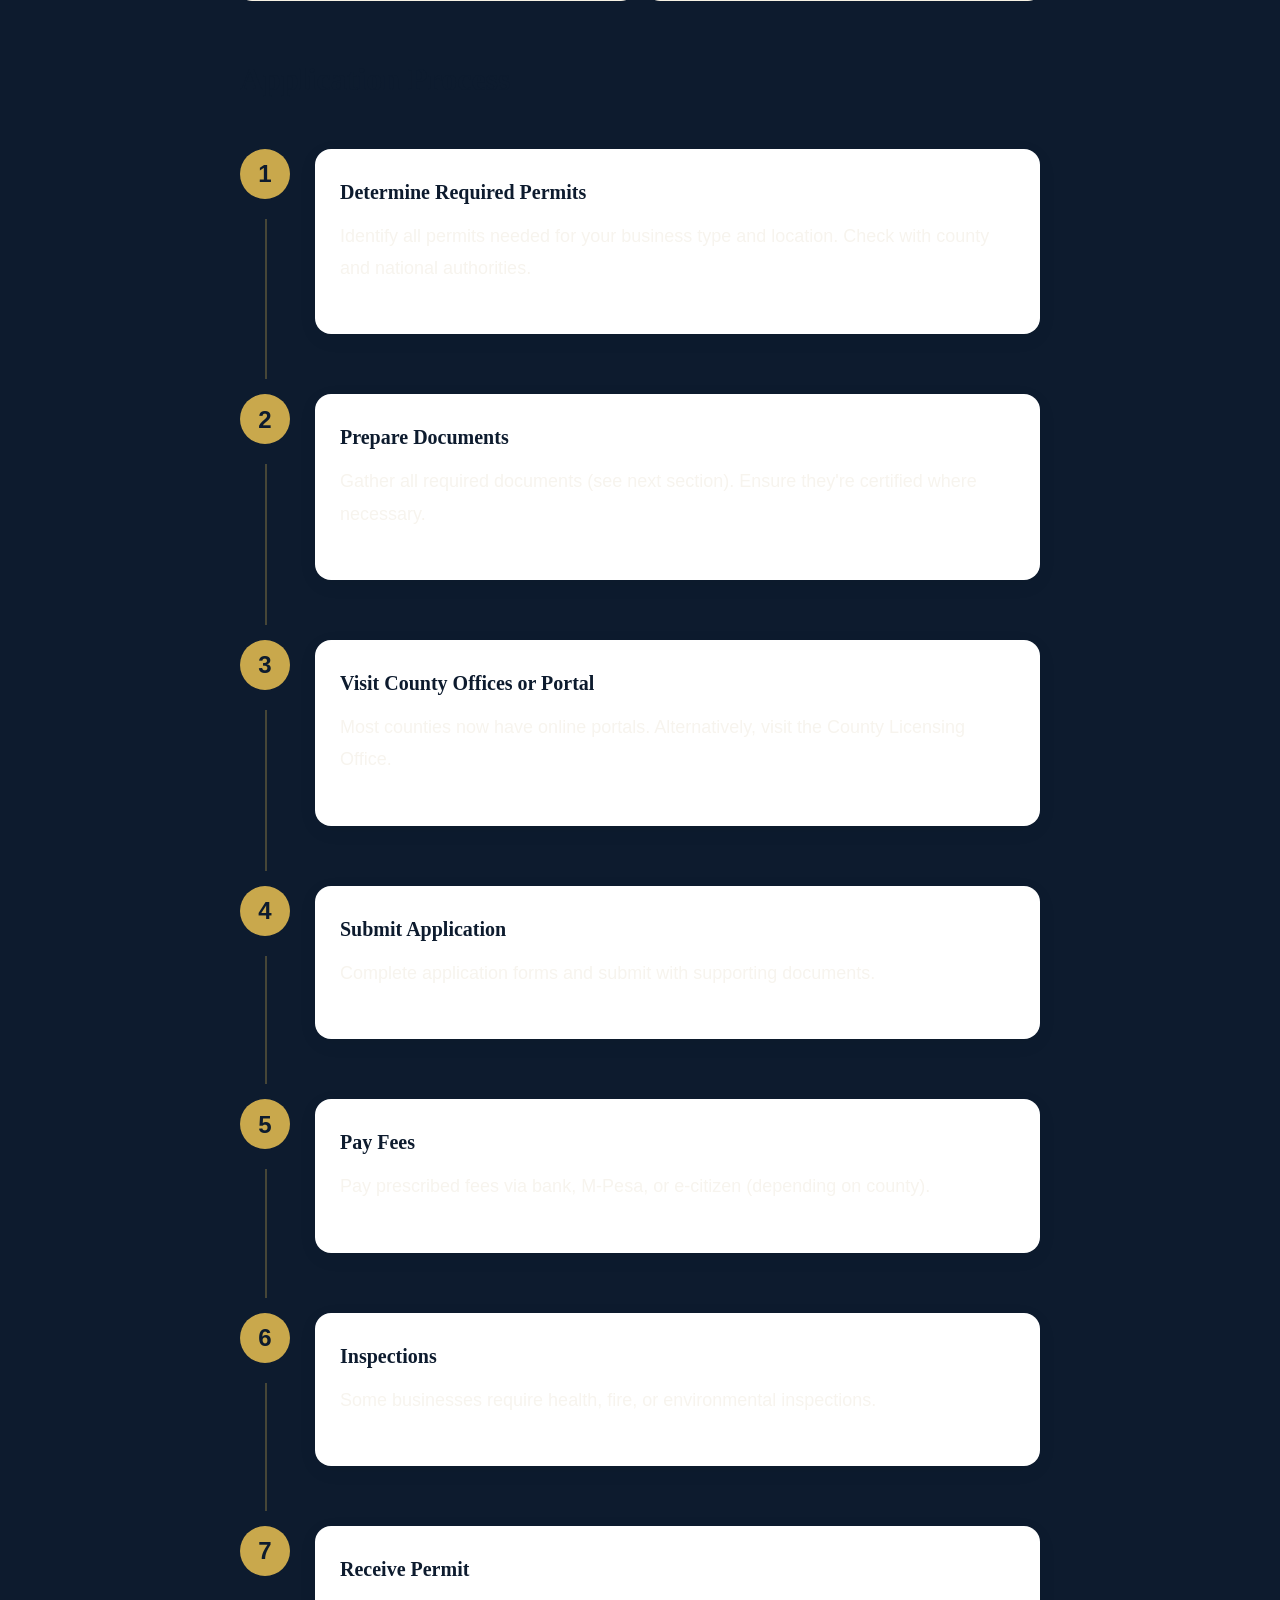
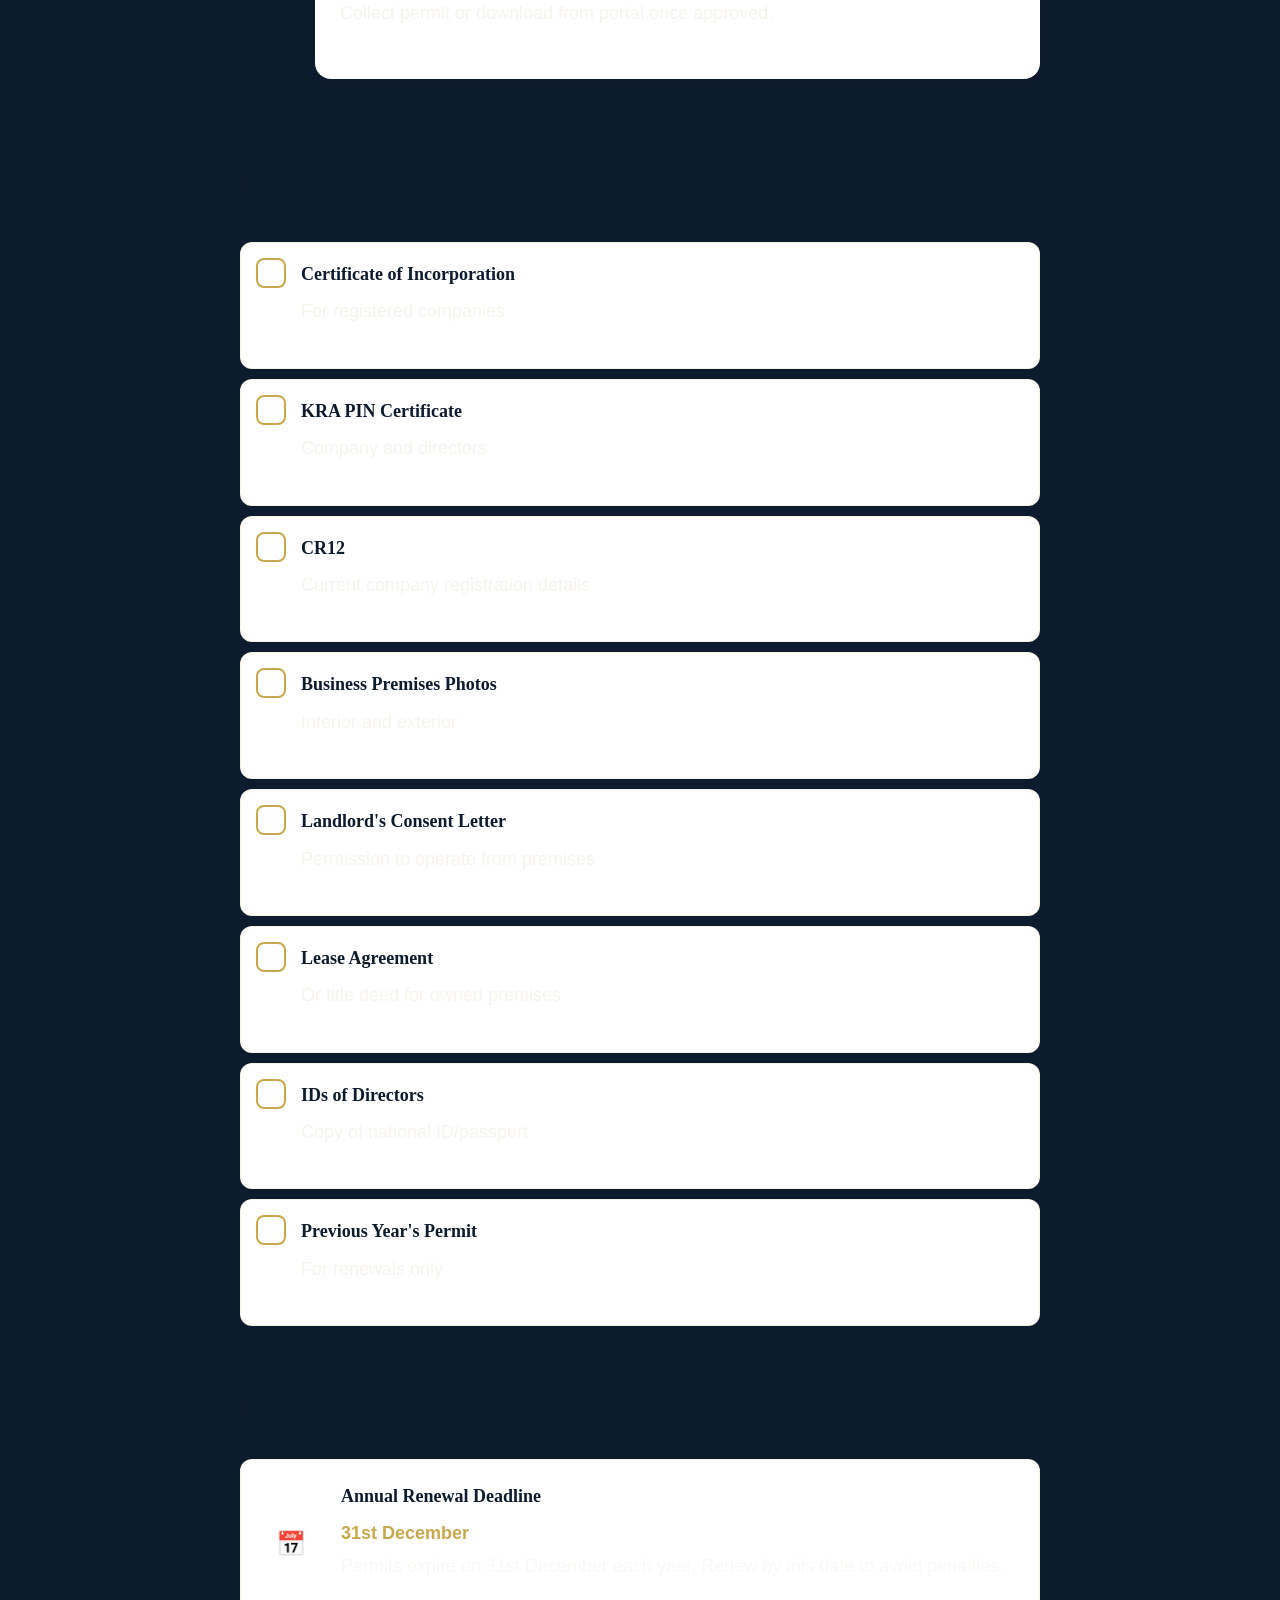
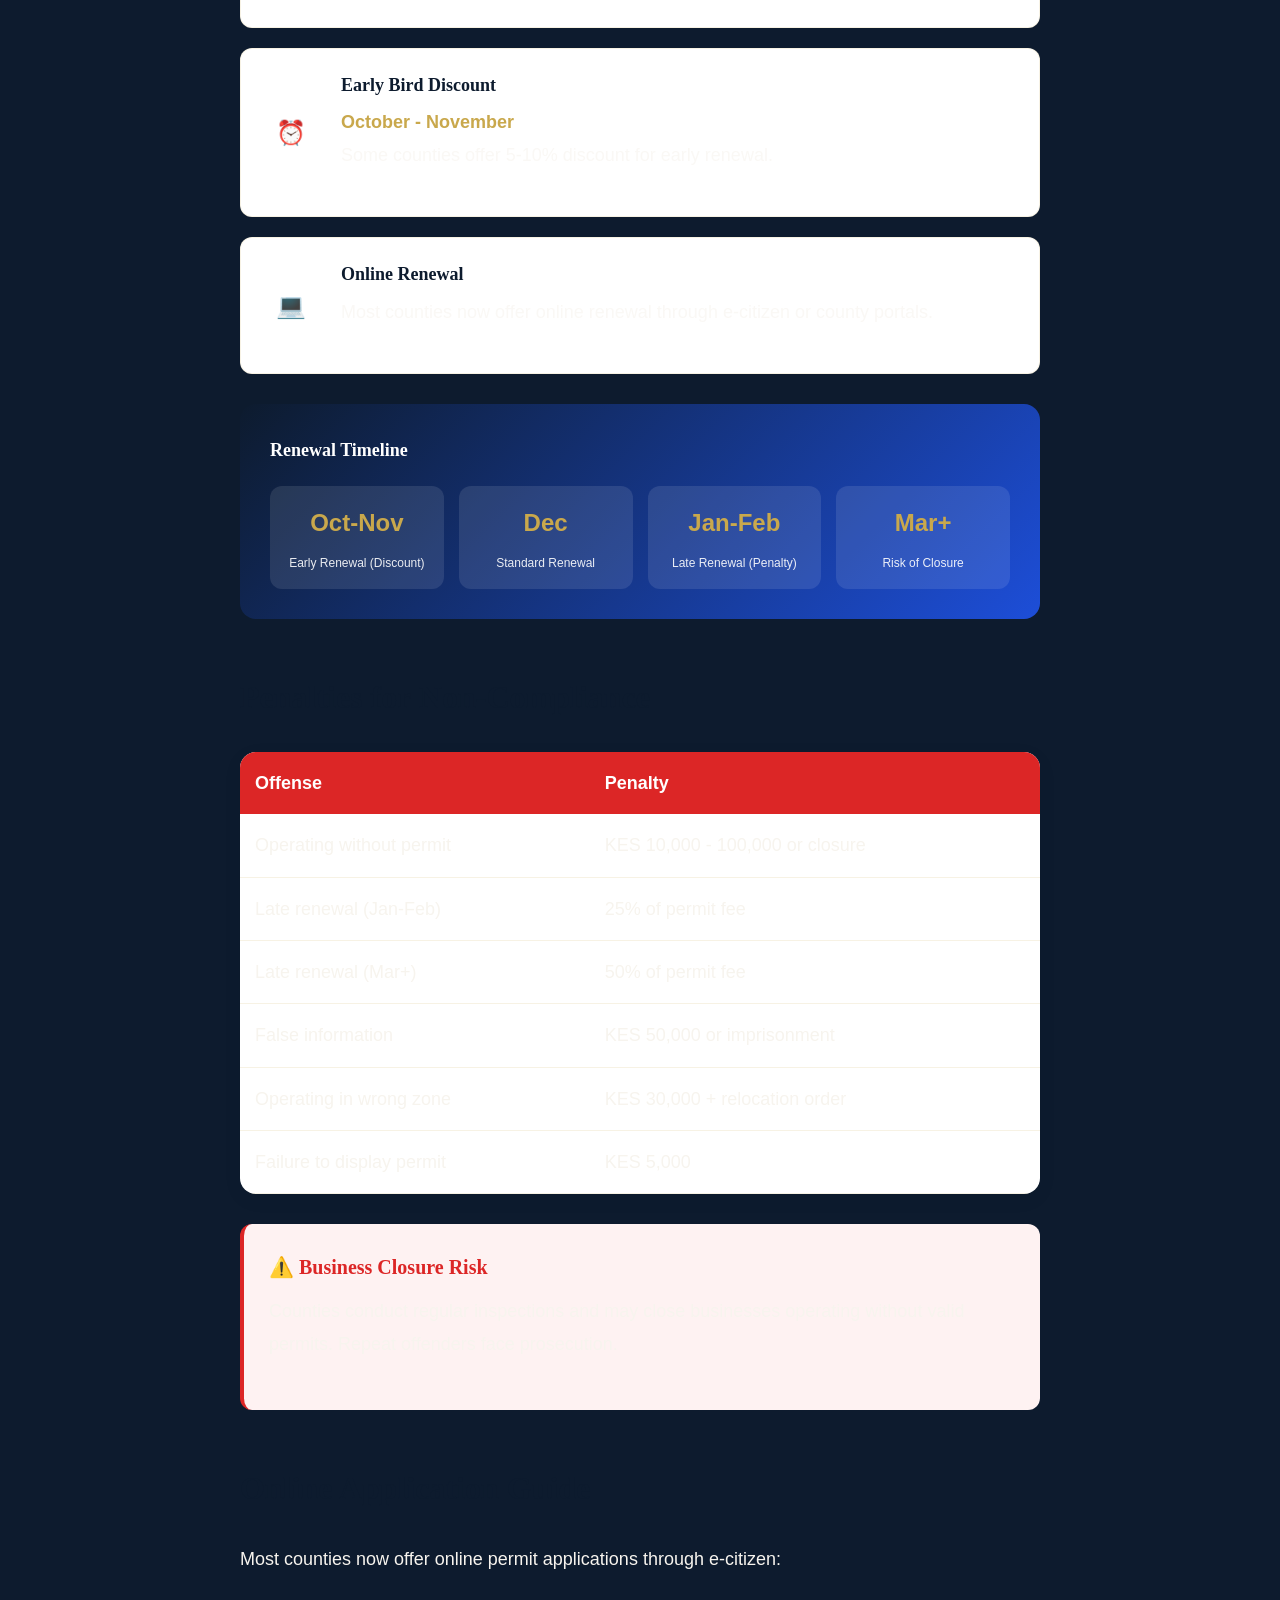
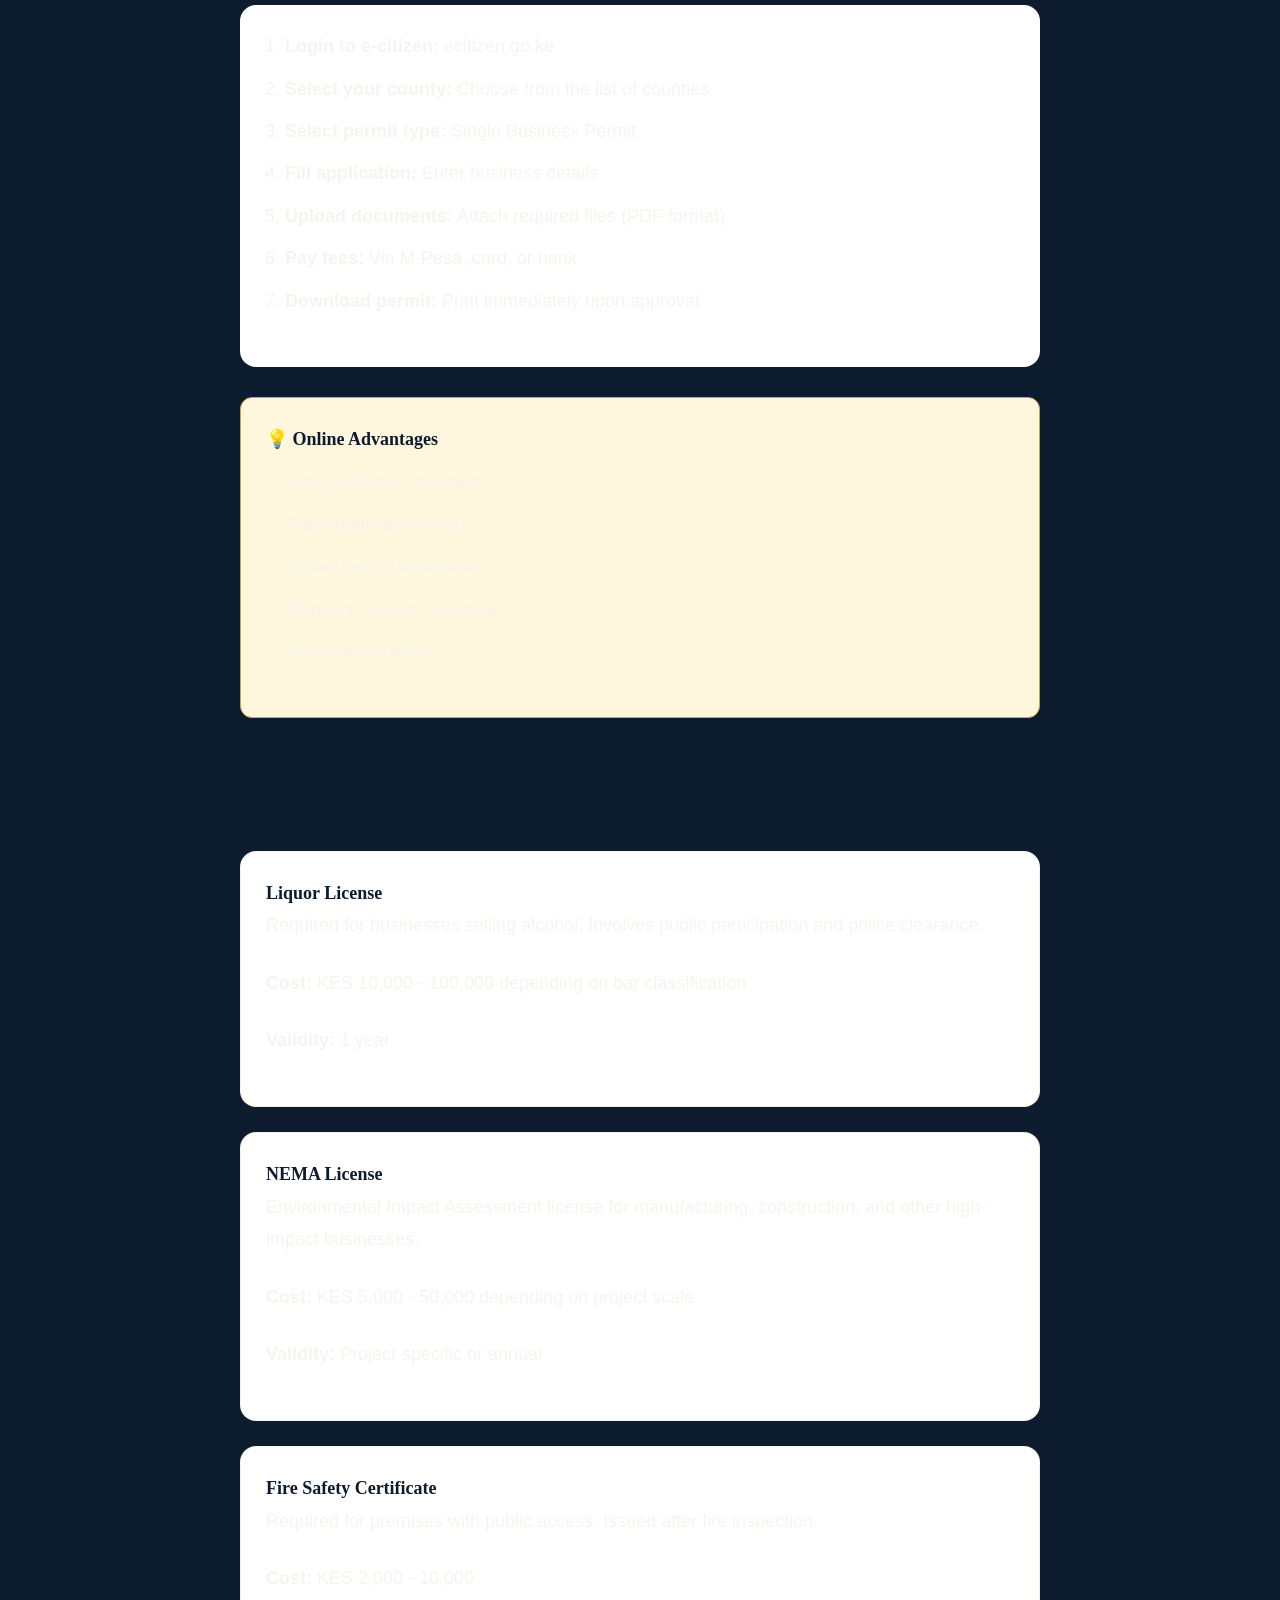
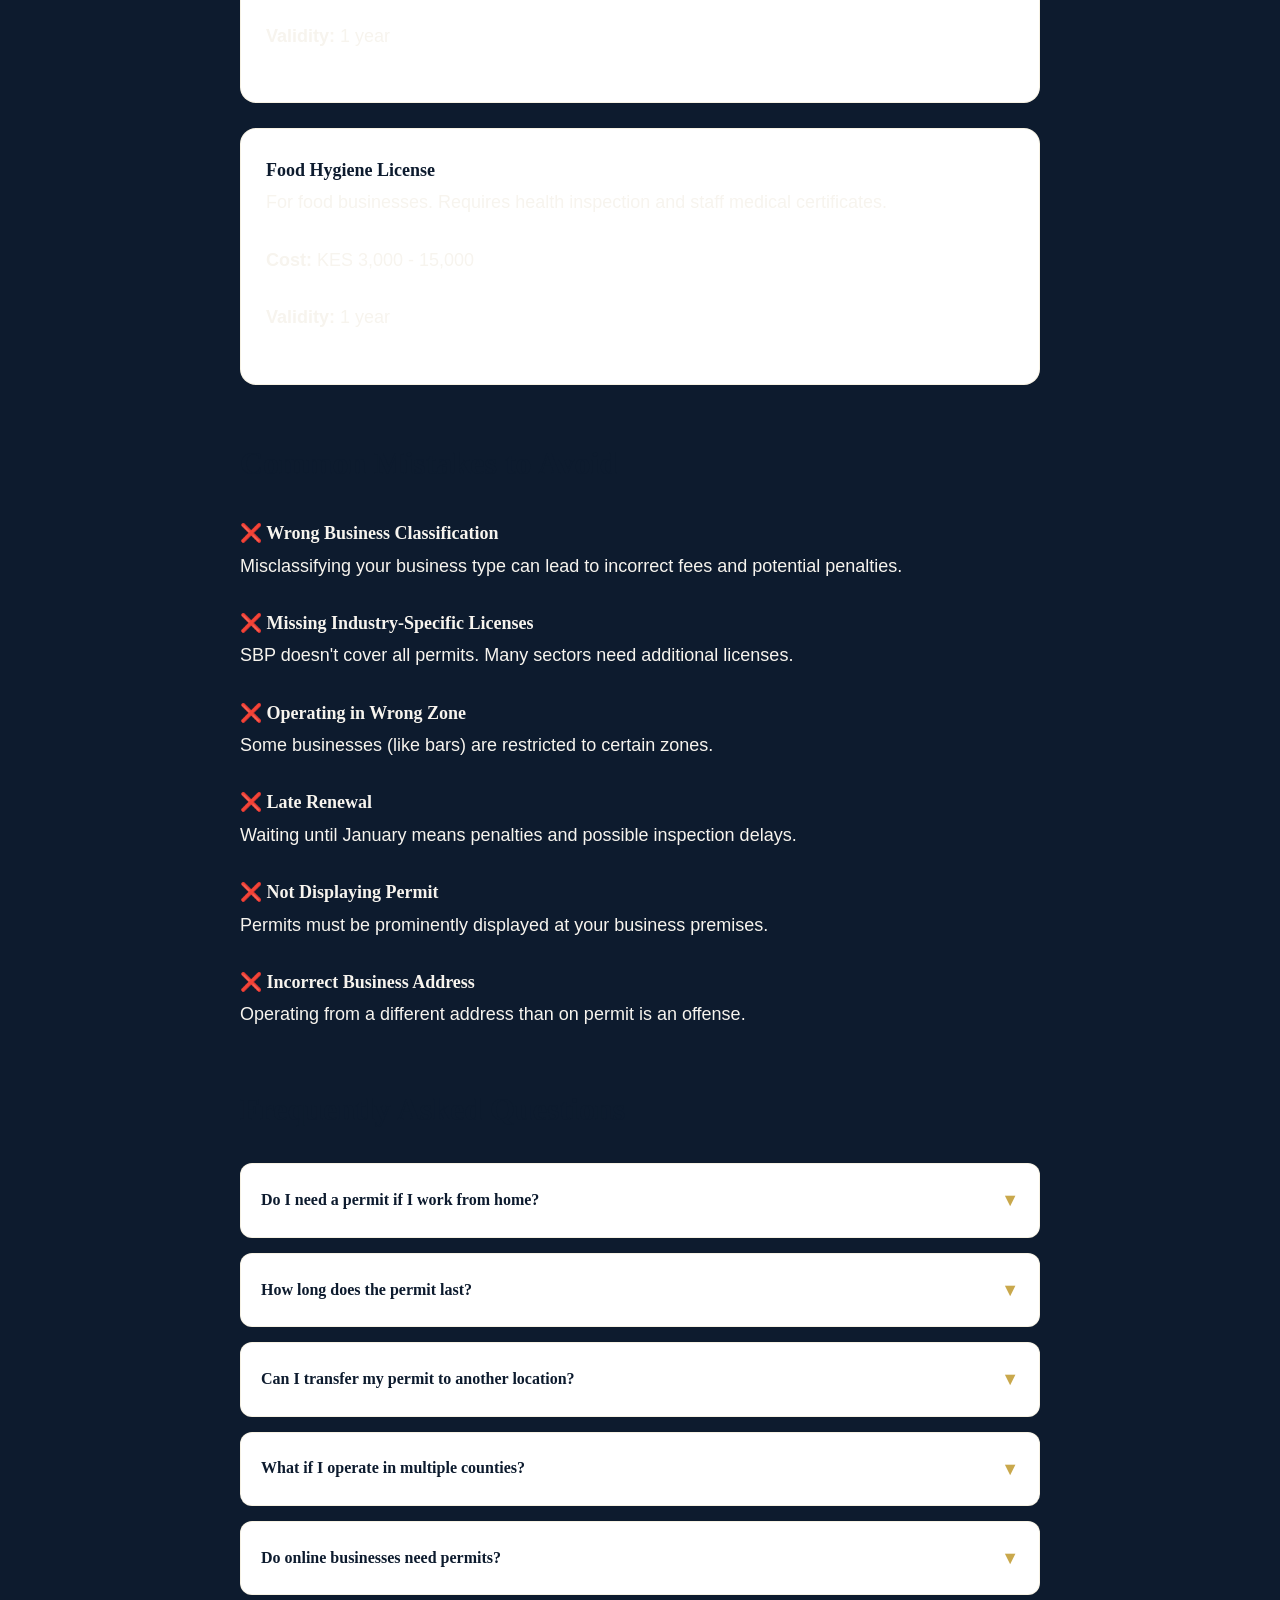
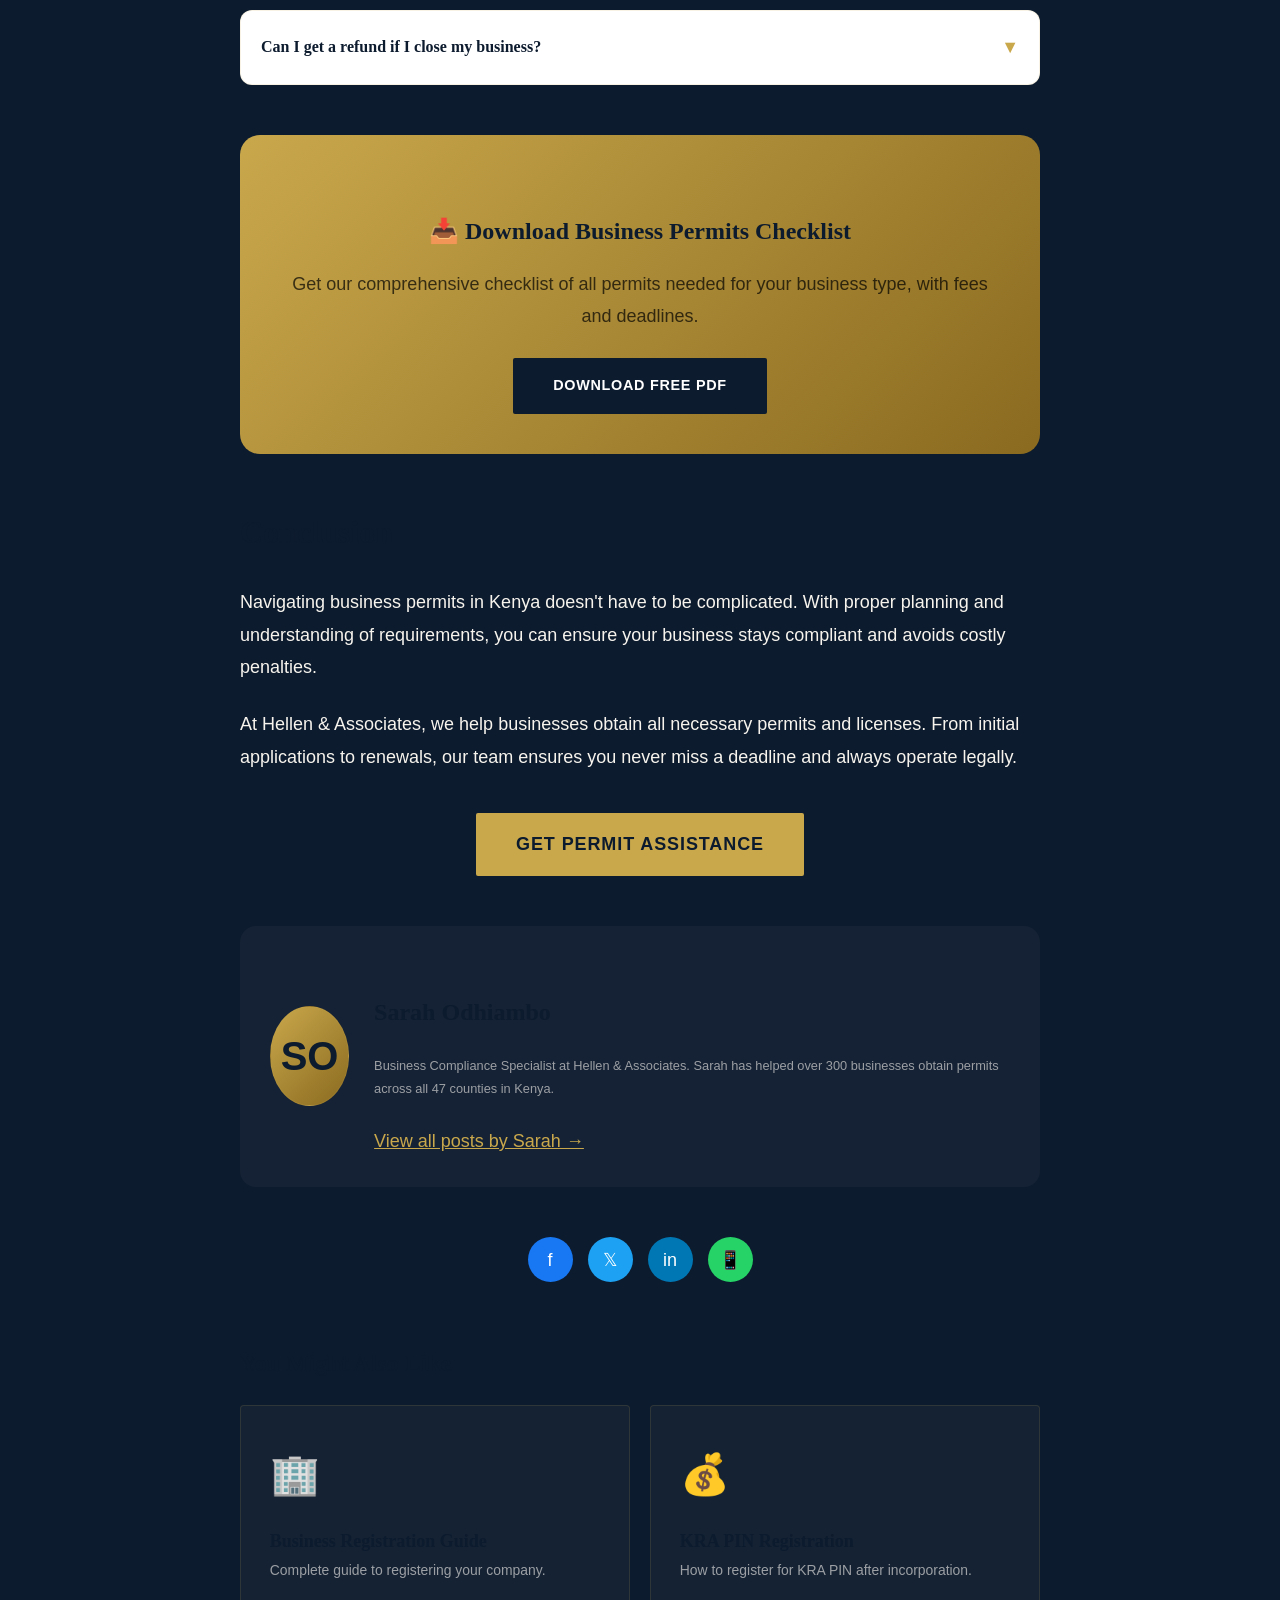
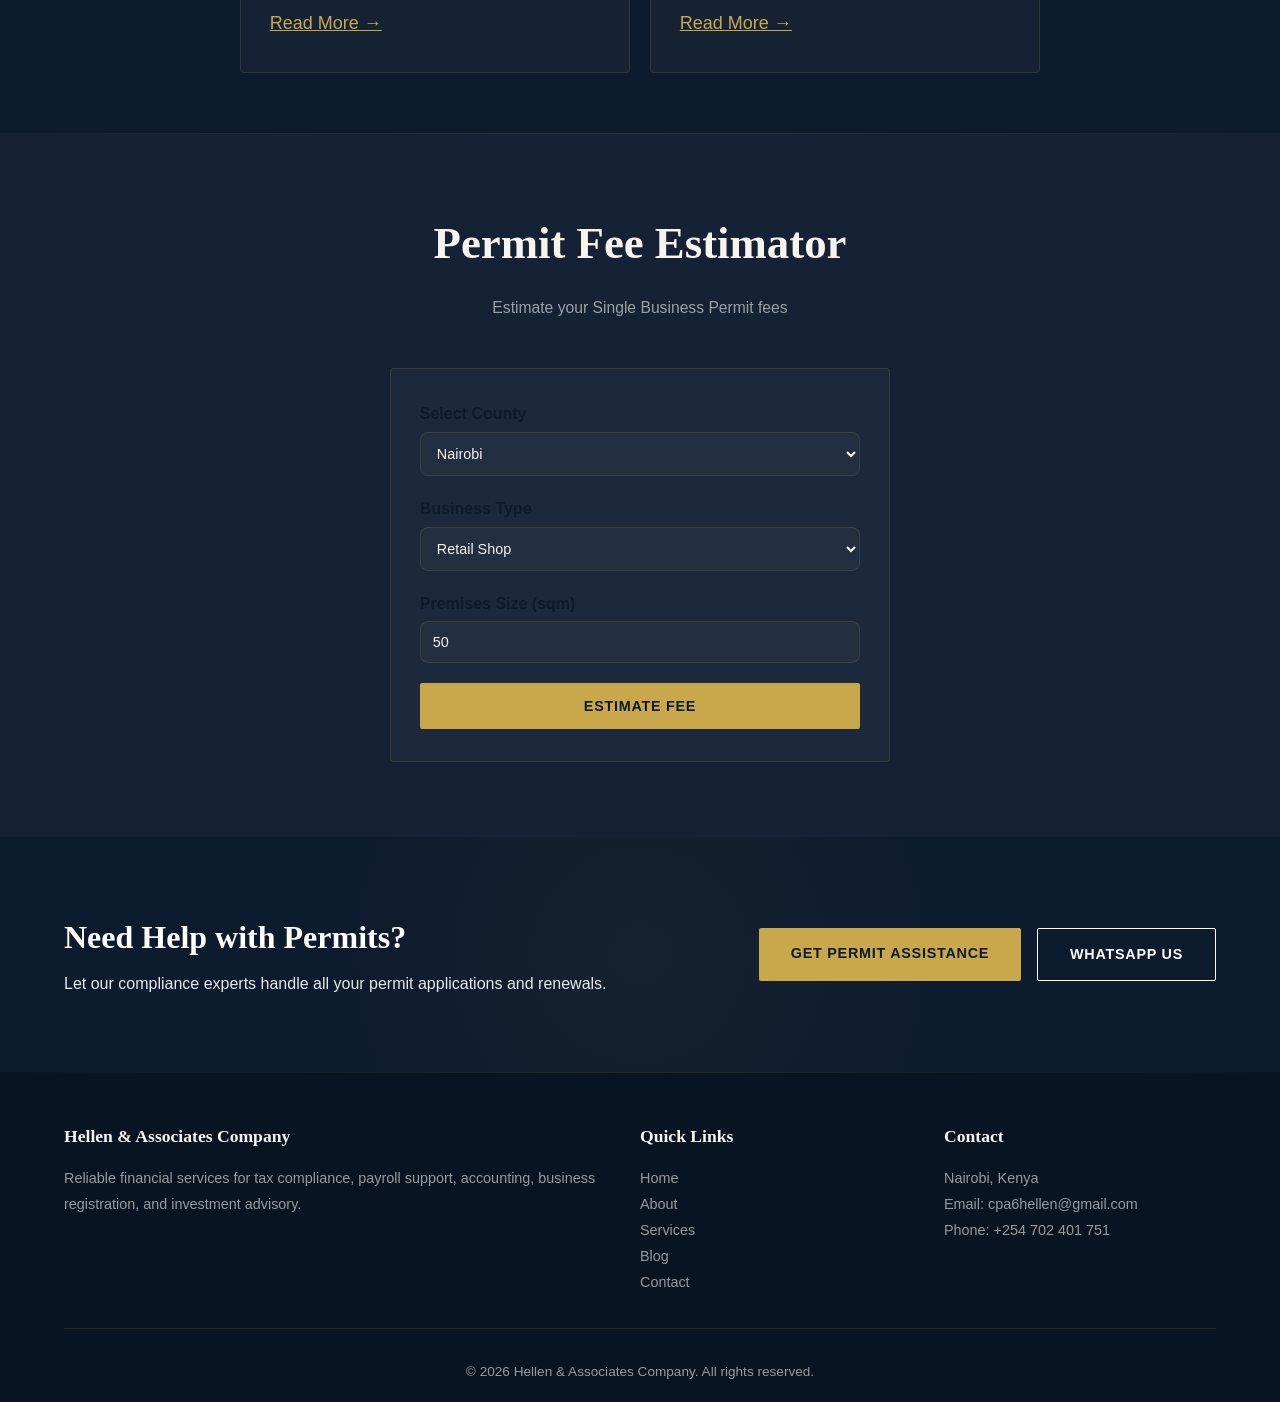
<file: blog-posts/business-permits.html>
<!DOCTYPE html>
<html lang="en">
<head>
  <meta charset="UTF-8" />
  <meta name="viewport" content="width=device-width, initial-scale=1.0" />
  <title>Business Permits and Licenses in Kenya: Complete Guide 2024 | Hellen & Associates</title>
  <link rel="stylesheet" href="../style.css" />
  <style>
    /* Blog Post Specific Styles */
    .blog-post {
      max-width: 800px;
      margin: 0 auto;
    }
    
    .blog-header {
      text-align: center;
      margin-bottom: 40px;
    }
    
    .blog-header h1 {
      font-size: 42px;
      color: var(--navy);
      line-height: 1.2;
      margin-bottom: 20px;
    }
    
    .blog-meta {
      display: flex;
      justify-content: center;
      gap: 30px;
      color: var(--muted);
      font-size: 14px;
      margin-bottom: 30px;
      flex-wrap: wrap;
    }
    
    .blog-meta span {
      display: flex;
      align-items: center;
      gap: 5px;
    }
    
    .featured-image {
      width: 100%;
      height: 400px;
      background: linear-gradient(135deg, var(--navy), #1d4ed8);
      border-radius: 20px;
      display: flex;
      align-items: center;
      justify-content: center;
      margin-bottom: 40px;
      position: relative;
      overflow: hidden;
    }
    
    .featured-image span {
      font-size: 120px;
      opacity: 0.2;
      position: absolute;
    }
    
    .featured-image .main-icon {
      font-size: 80px;
      opacity: 1;
      color: var(--gold);
      z-index: 2;
    }
    
    .blog-content {
      font-size: 18px;
      line-height: 1.8;
      color: var(--text);
    }
    
    .blog-content h2 {
      color: var(--navy);
      font-size: 32px;
      margin: 50px 0 25px;
    }
    
    .blog-content h3 {
      color: var(--navy);
      font-size: 24px;
      margin: 35px 0 20px;
    }
    
    .blog-content p {
      margin-bottom: 25px;
    }
    
    .blog-content ul, .blog-content ol {
      margin-bottom: 25px;
      padding-left: 20px;
    }
    
    .blog-content li {
      margin-bottom: 10px;
    }
    
    .info-box {
      background: var(--soft);
      border-left: 4px solid var(--gold);
      padding: 25px;
      border-radius: 12px;
      margin: 30px 0;
    }
    
    .info-box h4 {
      color: var(--navy);
      margin-bottom: 10px;
      font-size: 20px;
    }
    
    .warning-box {
      background: #fef2f2;
      border-left: 4px solid #dc2626;
      padding: 25px;
      border-radius: 12px;
      margin: 30px 0;
    }
    
    .warning-box h4 {
      color: #dc2626;
      margin-bottom: 10px;
      font-size: 20px;
      display: flex;
      align-items: center;
      gap: 10px;
    }
    
    .success-box {
      background: #e6f7e6;
      border-left: 4px solid #28a745;
      padding: 25px;
      border-radius: 12px;
      margin: 30px 0;
    }
    
    .success-box h4 {
      color: #28a745;
      margin-bottom: 10px;
      font-size: 20px;
      display: flex;
      align-items: center;
      gap: 10px;
    }
    
    .tip-box {
      background: #fff7dd;
      border: 1px solid var(--gold);
      padding: 25px;
      border-radius: 12px;
      margin: 30px 0;
    }
    
    .tip-box h4 {
      color: var(--navy);
      margin-bottom: 10px;
      display: flex;
      align-items: center;
      gap: 10px;
    }
    
    .table-of-contents {
      background: white;
      border: 1px solid var(--border);
      border-radius: 16px;
      padding: 30px;
      margin: 30px 0;
      box-shadow: 0 5px 20px rgba(0,0,0,0.05);
    }
    
    .table-of-contents h3 {
      margin-top: 0;
    }
    
    .table-of-contents ul {
      list-style: none;
      padding: 0;
      display: grid;
      grid-template-columns: repeat(2, 1fr);
      gap: 10px;
    }
    
    .table-of-contents li {
      margin-bottom: 8px;
    }
    
    .table-of-contents a {
      color: var(--navy);
      text-decoration: none;
      display: flex;
      align-items: center;
      gap: 8px;
    }
    
    .table-of-contents a:hover {
      color: var(--gold);
    }
    
    .table-of-contents a:before {
      content: "→";
      color: var(--gold);
    }
    
    .permit-card {
      background: white;
      border: 1px solid var(--border);
      border-radius: 16px;
      padding: 25px;
      margin-bottom: 25px;
      transition: all 0.3s ease;
    }
    
    .permit-card:hover {
      transform: translateY(-5px);
      box-shadow: 0 10px 30px rgba(0,0,0,0.1);
      border-color: var(--gold);
    }
    
    .permit-header {
      display: flex;
      align-items: center;
      gap: 15px;
      margin-bottom: 15px;
    }
    
    .permit-icon {
      width: 60px;
      height: 60px;
      background: var(--soft);
      border-radius: 12px;
      display: flex;
      align-items: center;
      justify-content: center;
      font-size: 30px;
    }
    
    .permit-title {
      flex: 1;
    }
    
    .permit-title h4 {
      color: var(--navy);
      font-size: 20px;
      margin-bottom: 5px;
    }
    
    .permit-category {
      display: inline-block;
      padding: 4px 12px;
      border-radius: 20px;
      font-size: 12px;
      font-weight: bold;
    }
    
    .category-county {
      background: var(--soft);
      color: var(--navy);
    }
    
    .category-national {
      background: var(--gold);
      color: var(--navy);
    }
    
    .permit-details {
      display: grid;
      grid-template-columns: repeat(3, 1fr);
      gap: 15px;
      margin: 20px 0;
      padding: 20px 0;
      border-top: 1px solid var(--border);
      border-bottom: 1px solid var(--border);
    }
    
    .detail-item {
      text-align: center;
    }
    
    .detail-label {
      color: var(--muted);
      font-size: 12px;
      margin-bottom: 5px;
    }
    
    .detail-value {
      color: var(--navy);
      font-weight: 600;
    }
    
    .county-grid {
      display: grid;
      grid-template-columns: repeat(3, 1fr);
      gap: 15px;
      margin: 30px 0;
    }
    
    .county-card {
      background: white;
      border: 1px solid var(--border);
      border-radius: 12px;
      padding: 20px;
      text-align: center;
      transition: all 0.3s ease;
    }
    
    .county-card:hover {
      border-color: var(--gold);
      transform: translateY(-3px);
    }
    
    .county-card h4 {
      color: var(--navy);
      margin-bottom: 10px;
    }
    
    .county-card .fee-range {
      color: var(--gold);
      font-weight: bold;
      font-size: 18px;
      margin: 10px 0;
    }
    
    .county-card .validity {
      color: var(--muted);
      font-size: 13px;
    }
    
    .industry-grid {
      display: grid;
      grid-template-columns: repeat(2, 1fr);
      gap: 15px;
      margin: 30px 0;
    }
    
    .industry-card {
      background: white;
      border: 1px solid var(--border);
      border-radius: 12px;
      padding: 20px;
    }
    
    .industry-card h4 {
      color: var(--navy);
      margin-bottom: 15px;
      display: flex;
      align-items: center;
      gap: 10px;
    }
    
    .license-list {
      list-style: none;
      padding: 0;
    }
    
    .license-list li {
      display: flex;
      align-items: center;
      gap: 10px;
      margin-bottom: 10px;
      color: var(--muted);
      font-size: 14px;
    }
    
    .license-list li:before {
      content: "✓";
      color: var(--gold);
      font-weight: bold;
    }
    
    .step-container {
      margin: 40px 0;
    }
    
    .step-item {
      display: flex;
      gap: 25px;
      margin-bottom: 30px;
      position: relative;
      padding-bottom: 30px;
    }
    
    .step-item:not(:last-child)::after {
      content: '';
      position: absolute;
      left: 25px;
      top: 70px;
      bottom: -15px;
      width: 2px;
      background: var(--gold);
      opacity: 0.3;
    }
    
    .step-number {
      width: 50px;
      height: 50px;
      background: var(--gold);
      border-radius: 50%;
      display: flex;
      align-items: center;
      justify-content: center;
      font-size: 24px;
      font-weight: bold;
      color: var(--navy);
      flex-shrink: 0;
      position: relative;
      z-index: 2;
    }
    
    .step-content {
      flex: 1;
      background: white;
      padding: 25px;
      border-radius: 16px;
      box-shadow: 0 5px 20px rgba(0,0,0,0.05);
    }
    
    .step-content h4 {
      color: var(--navy);
      margin-bottom: 10px;
      font-size: 20px;
    }
    
    .fee-table {
      width: 100%;
      border-collapse: collapse;
      background: white;
      border-radius: 16px;
      overflow: hidden;
      box-shadow: 0 5px 20px rgba(0,0,0,0.05);
      margin: 30px 0;
    }
    
    .fee-table th {
      background: var(--navy);
      color: white;
      padding: 15px;
      text-align: left;
    }
    
    .fee-table td {
      padding: 15px;
      border-bottom: 1px solid var(--border);
    }
    
    .fee-table tr:last-child td {
      border-bottom: none;
    }
    
    .fee-table tr:hover {
      background: var(--soft);
    }
    
    .timeline-card {
      background: linear-gradient(135deg, var(--navy), #1d4ed8);
      color: white;
      padding: 30px;
      border-radius: 16px;
      margin: 30px 0;
    }
    
    .timeline-grid {
      display: grid;
      grid-template-columns: repeat(4, 1fr);
      gap: 15px;
      margin-top: 20px;
    }
    
    .timeline-point {
      text-align: center;
      padding: 15px;
      background: rgba(255,255,255,0.1);
      border-radius: 12px;
    }
    
    .timeline-point .day {
      font-size: 24px;
      font-weight: bold;
      color: var(--gold);
    }
    
    .timeline-point .activity {
      font-size: 12px;
      margin-top: 8px;
      opacity: 0.9;
    }
    
    .renewal-card {
      background: white;
      border: 1px solid var(--border);
      border-radius: 12px;
      padding: 20px;
      margin: 20px 0;
      display: flex;
      align-items: center;
      gap: 20px;
    }
    
    .renewal-icon {
      width: 60px;
      height: 60px;
      background: var(--soft);
      border-radius: 50%;
      display: flex;
      align-items: center;
      justify-content: center;
      font-size: 24px;
    }
    
    .renewal-content {
      flex: 1;
    }
    
    .renewal-content h4 {
      color: var(--navy);
      margin-bottom: 5px;
    }
    
    .renewal-content .date {
      color: var(--gold);
      font-weight: bold;
      font-size: 18px;
    }
    
    .penalty-table {
      width: 100%;
      border-collapse: collapse;
      background: white;
      border-radius: 16px;
      overflow: hidden;
      box-shadow: 0 5px 20px rgba(0,0,0,0.05);
    }
    
    .penalty-table th {
      background: #dc2626;
      color: white;
      padding: 15px;
      text-align: left;
    }
    
    .penalty-table td {
      padding: 15px;
      border-bottom: 1px solid var(--border);
    }
    
    .checklist-item {
      display: flex;
      gap: 15px;
      padding: 15px;
      background: white;
      border: 1px solid var(--border);
      border-radius: 12px;
      margin-bottom: 10px;
    }
    
    .checklist-checkbox {
      width: 30px;
      height: 30px;
      border: 2px solid var(--gold);
      border-radius: 8px;
      display: flex;
      align-items: center;
      justify-content: center;
      color: white;
      font-size: 18px;
      cursor: pointer;
      flex-shrink: 0;
    }
    
    .checklist-checkbox.checked {
      background: var(--gold);
      color: var(--navy);
    }
    
    .checklist-content {
      flex: 1;
    }
    
    .checklist-content h4 {
      color: var(--navy);
      margin-bottom: 5px;
    }
    
    .faq-item {
      background: white;
      border: 1px solid var(--border);
      border-radius: 12px;
      padding: 20px;
      margin-bottom: 15px;
    }
    
    .faq-question {
      display: flex;
      justify-content: space-between;
      align-items: center;
      cursor: pointer;
    }
    
    .faq-question h4 {
      color: var(--navy);
      margin: 0;
    }
    
    .faq-answer {
      margin-top: 15px;
      padding-top: 15px;
      border-top: 1px solid var(--border);
      display: none;
    }
    
    .faq-item.active .faq-answer {
      display: block;
    }
    
    .download-card {
      background: linear-gradient(135deg, var(--gold), var(--gold-dark));
      color: var(--navy);
      padding: 40px;
      border-radius: 20px;
      text-align: center;
      margin: 50px 0;
    }
    
    .download-card h3 {
      color: var(--navy);
      margin-bottom: 15px;
    }
    
    .download-card p {
      color: rgba(0,0,0,0.7);
      margin-bottom: 25px;
    }
    
    .author-bio {
      background: var(--soft);
      border-radius: 16px;
      padding: 30px;
      margin: 50px 0;
      display: flex;
      gap: 25px;
      align-items: center;
    }
    
    .author-avatar {
      width: 100px;
      height: 100px;
      background: linear-gradient(135deg, var(--gold), var(--gold-dark));
      border-radius: 50%;
      display: flex;
      align-items: center;
      justify-content: center;
      font-size: 40px;
      font-weight: bold;
      color: var(--navy);
    }
    
    .share-buttons {
      display: flex;
      gap: 15px;
      justify-content: center;
      margin: 40px 0;
    }
    
    .share-btn {
      width: 45px;
      height: 45px;
      border-radius: 50%;
      display: flex;
      align-items: center;
      justify-content: center;
      color: white;
      text-decoration: none;
      transition: transform 0.2s ease;
    }
    
    .share-btn:hover {
      transform: translateY(-3px);
    }
    
    .share-btn.facebook { background: #1877f2; }
    .share-btn.twitter { background: #1da1f2; }
    .share-btn.linkedin { background: #0077b5; }
    .share-btn.whatsapp { background: #25D366; }
    
    .related-posts {
      margin-top: 60px;
    }
    
    .progress-container {
      position: sticky;
      top: 80px;
      z-index: 100;
      background: white;
      padding: 15px;
      border-radius: 12px;
      box-shadow: 0 5px 15px rgba(0,0,0,0.1);
      margin-bottom: 30px;
    }
    
    .progress-bar {
      height: 8px;
      background: var(--soft);
      border-radius: 4px;
      overflow: hidden;
    }
    
    .progress-fill {
      height: 100%;
      background: var(--gold);
      width: 0%;
      transition: width 0.3s ease;
    }
    
    .progress-stats {
      display: flex;
      justify-content: space-between;
      margin-top: 10px;
      font-size: 14px;
      color: var(--muted);
    }
    
    @media (max-width: 768px) {
      .blog-header h1 {
        font-size: 32px;
      }
      
      .blog-meta {
        gap: 15px;
      }
      
      .table-of-contents ul {
        grid-template-columns: 1fr;
      }
      
      .permit-details {
        grid-template-columns: 1fr;
      }
      
      .county-grid {
        grid-template-columns: 1fr;
      }
      
      .industry-grid {
        grid-template-columns: 1fr;
      }
      
      .timeline-grid {
        grid-template-columns: repeat(2, 1fr);
      }
      
      .author-bio {
        flex-direction: column;
        text-align: center;
      }
      
      .featured-image {
        height: 250px;
      }
      
      .step-item {
        flex-direction: column;
        gap: 15px;
      }
      
      .renewal-card {
        flex-direction: column;
        text-align: center;
      }
    }
  </style>
</head>
<body>

  <header class="navbar">
    <div class="container nav-wrap">
      <a href="../index.html" class="brand">Hellen <span>& Associates</span></a>

      <nav class="nav-links" id="navLinks">
        <a href="../index.html">Home</a>
        <a href="../about.html">About</a>
        <a href="../services.html">Services</a>
        <a href="../blog.html" class="active">Blog</a>
        <a href="../contact.html">Contact</a>
      </nav>

      <div class="menu-btn" onclick="toggleMenu()">☰</div>
    </div>
  </header>

  <!-- Reading Progress Bar -->
  <div class="progress-container">
    <div class="progress-bar">
      <div class="progress-fill" id="progressFill"></div>
    </div>
    <div class="progress-stats">
      <span>📖 Reading Progress</span>
      <span id="progressPercent">0%</span>
    </div>
  </div>

  <!-- Blog Post Content -->
  <section class="section" style="padding: 60px 0;">
    <div class="container blog-post">
      
      <!-- Back to Blog -->
      <a href="../blog.html" style="display: inline-flex; align-items: center; gap: 8px; color: var(--gold); margin-bottom: 30px; text-decoration: none;">
        ← Back to Blog
      </a>

      <!-- Blog Header -->
      <div class="blog-header">
        <span class="badge" style="background: var(--gold); color: var(--navy); margin-bottom: 20px;">Business Guide</span>
        <h1>Business Permits and Licenses in Kenya: Complete Guide 2024</h1>
        
        <div class="blog-meta">
          <span>📅 December 5, 2023</span>
          <span>⏱ 12 min read</span>
          <span>👤 Sarah Odhiambo</span>
          <span>📋 Category: Business</span>
        </div>
      </div>

      <!-- Featured Image -->
      <div class="featured-image">
        <span>📄</span>
        <span class="main-icon">🏢</span>
      </div>

      <!-- Quick Stats -->
      <div style="display: grid; grid-template-columns: repeat(3, 1fr); gap: 20px; margin: 30px 0;">
        <div class="risk-meter" style="padding: 15px; text-align: center; background: white;">
          <div class="value" style="font-size: 28px; color: var(--navy);">47</div>
          <div class="label" style="color: var(--muted);">Counties</div>
        </div>
        <div class="risk-meter" style="padding: 15px; text-align: center; background: white;">
          <div class="value" style="font-size: 28px; color: var(--navy);">KES 5K-50K</div>
          <div class="label" style="color: var(--muted);">Typical Permit Cost</div>
        </div>
        <div class="risk-meter" style="padding: 15px; text-align: center; background: white;">
          <div class="value" style="font-size: 28px; color: var(--navy);">31st Dec</div>
          <div class="label" style="color: var(--muted);">Renewal Deadline</div>
        </div>
      </div>

      <!-- Table of Contents -->
      <div class="table-of-contents">
        <h3>📖 Table of Contents</h3>
        <ul>
          <li><a href="#introduction">Introduction</a></li>
          <li><a href="#sbp">Single Business Permit</a></li>
          <li><a href="#county-fees">County-by-County Fees</a></li>
          <li><a href="#industry-licenses">Industry-Specific Licenses</a></li>
          <li><a href="#application">Application Process</a></li>
          <li><a href="#documents">Required Documents</a></li>
          <li><a href="#renewal">Renewal Process</a></li>
          <li><a href="#penalties">Penalties for Non-Compliance</a></li>
          <li><a href="#online">Online Application Guide</a></li>
          <li><a href="#special">Special Permits</a></li>
          <li><a href="#common-mistakes">Common Mistakes</a></li>
          <li><a href="#faqs">FAQs</a></li>
          <li><a href="#conclusion">Conclusion</a></li>
        </ul>
      </div>

      <!-- Blog Content -->
      <div class="blog-content">
        
        <section id="introduction">
          <h2>Introduction</h2>
          <p>
            Operating a business in Kenya requires compliance with various licensing requirements at both the county and national levels. 
            The Single Business Permit (SBP) is the primary license required for most businesses, but many sectors also require additional 
            industry-specific permits and approvals.
          </p>
          <p>
            This comprehensive guide covers everything you need to know about business permits and licenses in Kenya, including costs by county, 
            application procedures, renewal deadlines, and penalties for non-compliance.
          </p>
        </section>

        <div class="info-box">
          <h4>📌 Did You Know?</h4>
          <p>Operating without a valid business permit can result in fines of up to KES 100,000 or closure of your business. Always ensure your permits are current.</p>
        </div>

        <section id="sbp">
          <h2>Single Business Permit (SBP)</h2>
          
          <div class="permit-card">
            <div class="permit-header">
              <div class="permit-icon">📋</div>
              <div class="permit-title">
                <h4>Single Business Permit</h4>
                <span class="permit-category category-county">County Government</span>
              </div>
            </div>
            <p>The Single Business Permit is the primary license required for all businesses operating within a county. It consolidates multiple trading licenses into one permit.</p>
            
            <div class="permit-details">
              <div class="detail-item">
                <div class="detail-label">Validity</div>
                <div class="detail-value">1 Year</div>
              </div>
              <div class="detail-item">
                <div class="detail-label">Processing Time</div>
                <div class="detail-value">3-7 Days</div>
              </div>
              <div class="detail-item">
                <div class="detail-label">Renewal</div>
                <div class="detail-value">Annual</div>
              </div>
            </div>

            <h4>What it Covers:</h4>
            <ul>
              <li>General trading license</li>
              <li>Operation of business premises</li>
              <li>Advertising and signage</li>
              <li>Food handling (basic)</li>
              <li>Health inspection</li>
              <li>Fire safety compliance</li>
            </ul>
          </div>
        </section>

        <section id="county-fees">
          <h2>County-by-County Fee Guide</h2>
          
          <p>Permit fees vary significantly by county. Here are typical ranges for different business types:</p>

          <div class="county-grid">
            <div class="county-card">
              <h4>Nairobi</h4>
              <div class="fee-range">KES 5K - 50K</div>
              <p>Low: Retail shops<br>Medium: Restaurants<br>High: Banks, hotels</p>
              <div class="validity">Valid: Jan-Dec</div>
            </div>

            <div class="county-card">
              <h4>Mombasa</h4>
              <div class="fee-range">KES 3K - 40K</div>
              <p>Low: Small shops<br>Medium: Tourism businesses<br>High: Beach hotels</p>
              <div class="validity">Valid: Jan-Dec</div>
            </div>

            <div class="county-card">
              <h4>Kisumu</h4>
              <div class="fee-range">KES 2.5K - 35K</div>
              <p>Low: Kiosks<br>Medium: General shops<br>High: Lakeside hotels</p>
              <div class="validity">Valid: Jan-Dec</div>
            </div>

            <div class="county-card">
              <h4>Kiambu</h4>
              <div class="fee-range">KES 2K - 30K</div>
              <p>Low: Village shops<br>Medium: Shopping centers<br>High: Manufacturers</p>
              <div class="validity">Valid: Jan-Dec</div>
            </div>

            <div class="county-card">
              <h4>Nakuru</h4>
              <div class="fee-range">KES 2.5K - 35K</div>
              <p>Low: Retail<br>Medium: Wholesale<br>High: Agricultural processors</p>
              <div class="validity">Valid: Jan-Dec</div>
            </div>

            <div class="county-card">
              <h4>Uasin Gishu</h4>
              <div class="fee-range">KES 2K - 30K</div>
              <p>Low: Small traders<br>Medium: Grain handlers<br>High: Agribusiness</p>
              <div class="validity">Valid: Jan-Dec</div>
            </div>
          </div>

          <div class="tip-box">
            <h4>💡 Fee Determinants</h4>
            <p>Permit fees are typically based on: business type, premises size, location (prime vs rural), number of employees, and expected turnover.</p>
          </div>
        </section>

        <section id="industry-licenses">
          <h2>Industry-Specific Licenses</h2>

          <div class="industry-grid">
            <div class="industry-card">
              <h4>🍔 Food & Beverage</h4>
              <ul class="license-list">
                <li>Food Handling License (Public Health)</li>
                <li>Liquor License (county)</li>
                <li>KEBS Permit</li>
                <li>Restaurant Classification</li>
                <li>Food Hygiene Certificate</li>
              </ul>
            </div>

            <div class="industry-card">
              <h4>🚗 Transport</h4>
              <ul class="license-list">
                <li>PSV License (NTSA)</li>
                <li>Transport Licensing Board Permit</li>
                <li>Road Service License</li>
                <li>Vehicle Inspection</li>
                <li>Insurance Certificate</li>
              </ul>
            </div>

            <div class="industry-card">
              <h4>🏥 Health</h4>
              <ul class="license-list">
                <li>Medical Facility License</li>
                <li>Pharmacy License (PPB)</li>
                <li>Clinical Officer Registration</li>
                <li>Radiology License</li>
                <li>Nursing Home License</li>
              </ul>
            </div>

            <div class="industry-card">
              <h4>🏨 Tourism</h4>
              <ul class="license-list">
                <li>Tourism Enterprise License</li>
                <li>Hotel Classification</li>
                <li>Tour Guide License</li>
                <li>Travel Agency License</li>
                <li>Safari Operator License</li>
              </ul>
            </div>

            <div class="industry-card">
              <h4>🏭 Manufacturing</h4>
              <ul class="license-list">
                <li>NEMA License</li>
                <li>Factory Registration</li>
                <li>Fire Safety Certificate</li>
                <li>Weights & Measures</li>
                <li>KEBS Product Mark</li>
              </ul>
            </div>

            <div class="industry-card">
              <h4>💼 Financial Services</h4>
              <ul class="license-list">
                <li>CBK License (banks)</li>
                <li>SACCO License (SASRA)</li>
                <li>Insurance License (IRA)</li>
                <li>Capital Markets License (CMA)</li>
                <li>Money Lender's License</li>
              </ul>
            </div>
          </div>
        </section>

        <section id="application">
          <h2>Application Process</h2>

          <div class="step-container">
            
            <div class="step-item">
              <div class="step-number">1</div>
              <div class="step-content">
                <h4>Determine Required Permits</h4>
                <p>Identify all permits needed for your business type and location. Check with county and national authorities.</p>
              </div>
            </div>

            <div class="step-item">
              <div class="step-number">2</div>
              <div class="step-content">
                <h4>Prepare Documents</h4>
                <p>Gather all required documents (see next section). Ensure they're certified where necessary.</p>
              </div>
            </div>

            <div class="step-item">
              <div class="step-number">3</div>
              <div class="step-content">
                <h4>Visit County Offices or Portal</h4>
                <p>Most counties now have online portals. Alternatively, visit the County Licensing Office.</p>
              </div>
            </div>

            <div class="step-item">
              <div class="step-number">4</div>
              <div class="step-content">
                <h4>Submit Application</h4>
                <p>Complete application forms and submit with supporting documents.</p>
              </div>
            </div>

            <div class="step-item">
              <div class="step-number">5</div>
              <div class="step-content">
                <h4>Pay Fees</h4>
                <p>Pay prescribed fees via bank, M-Pesa, or e-citizen (depending on county).</p>
              </div>
            </div>

            <div class="step-item">
              <div class="step-number">6</div>
              <div class="step-content">
                <h4>Inspections</h4>
                <p>Some businesses require health, fire, or environmental inspections.</p>
              </div>
            </div>

            <div class="step-item">
              <div class="step-number">7</div>
              <div class="step-content">
                <h4>Receive Permit</h4>
                <p>Collect permit or download from portal once approved.</p>
              </div>
            </div>
          </div>
        </section>

        <section id="documents">
          <h2>Required Documents</h2>

          <div class="checklist-item">
            <div class="checklist-checkbox" onclick="toggleCheck(this)">✓</div>
            <div class="checklist-content">
              <h4>Certificate of Incorporation</h4>
              <p>For registered companies</p>
            </div>
          </div>

          <div class="checklist-item">
            <div class="checklist-checkbox" onclick="toggleCheck(this)">✓</div>
            <div class="checklist-content">
              <h4>KRA PIN Certificate</h4>
              <p>Company and directors</p>
            </div>
          </div>

          <div class="checklist-item">
            <div class="checklist-checkbox" onclick="toggleCheck(this)">✓</div>
            <div class="checklist-content">
              <h4>CR12</h4>
              <p>Current company registration details</p>
            </div>
          </div>

          <div class="checklist-item">
            <div class="checklist-checkbox" onclick="toggleCheck(this)">✓</div>
            <div class="checklist-content">
              <h4>Business Premises Photos</h4>
              <p>Interior and exterior</p>
            </div>
          </div>

          <div class="checklist-item">
            <div class="checklist-checkbox" onclick="toggleCheck(this)">✓</div>
            <div class="checklist-content">
              <h4>Landlord's Consent Letter</h4>
              <p>Permission to operate from premises</p>
            </div>
          </div>

          <div class="checklist-item">
            <div class="checklist-checkbox" onclick="toggleCheck(this)">✓</div>
            <div class="checklist-content">
              <h4>Lease Agreement</h4>
              <p>Or title deed for owned premises</p>
            </div>
          </div>

          <div class="checklist-item">
            <div class="checklist-checkbox" onclick="toggleCheck(this)">✓</div>
            <div class="checklist-content">
              <h4>IDs of Directors</h4>
              <p>Copy of national ID/passport</p>
            </div>
          </div>

          <div class="checklist-item">
            <div class="checklist-checkbox" onclick="toggleCheck(this)">✓</div>
            <div class="checklist-content">
              <h4>Previous Year's Permit</h4>
              <p>For renewals only</p>
            </div>
          </div>
        </section>

        <section id="renewal">
          <h2>Renewal Process</h2>

          <div class="renewal-card">
            <div class="renewal-icon">📅</div>
            <div class="renewal-content">
              <h4>Annual Renewal Deadline</h4>
              <div class="date">31st December</div>
              <p style="color: var(--muted);">Permits expire on 31st December each year. Renew by this date to avoid penalties.</p>
            </div>
          </div>

          <div class="renewal-card">
            <div class="renewal-icon">⏰</div>
            <div class="renewal-content">
              <h4>Early Bird Discount</h4>
              <div class="date">October - November</div>
              <p style="color: var(--muted);">Some counties offer 5-10% discount for early renewal.</p>
            </div>
          </div>

          <div class="renewal-card">
            <div class="renewal-icon">💻</div>
            <div class="renewal-content">
              <h4>Online Renewal</h4>
              <p style="color: var(--muted);">Most counties now offer online renewal through e-citizen or county portals.</p>
            </div>
          </div>

          <div class="timeline-card">
            <h4 style="color: white;">Renewal Timeline</h4>
            
            <div class="timeline-grid">
              <div class="timeline-point">
                <div class="day">Oct-Nov</div>
                <div class="activity">Early Renewal (Discount)</div>
              </div>
              <div class="timeline-point">
                <div class="day">Dec</div>
                <div class="activity">Standard Renewal</div>
              </div>
              <div class="timeline-point">
                <div class="day">Jan-Feb</div>
                <div class="activity">Late Renewal (Penalty)</div>
              </div>
              <div class="timeline-point">
                <div class="day">Mar+</div>
                <div class="activity">Risk of Closure</div>
              </div>
            </div>
          </div>
        </section>

        <section id="penalties">
          <h2>Penalties for Non-Compliance</h2>

          <table class="penalty-table">
            <thead>
              <tr>
                <th>Offense</th>
                <th>Penalty</th>
              </tr>
            </thead>
            <tbody>
              <tr>
                <td>Operating without permit</td>
                <td>KES 10,000 - 100,000 or closure</td>
              </tr>
              <tr>
                <td>Late renewal (Jan-Feb)</td>
                <td>25% of permit fee</td>
              </tr>
              <tr>
                <td>Late renewal (Mar+)</td>
                <td>50% of permit fee</td>
              </tr>
              <tr>
                <td>False information</td>
                <td>KES 50,000 or imprisonment</td>
              </tr>
              <tr>
                <td>Operating in wrong zone</td>
                <td>KES 30,000 + relocation order</td>
              </tr>
              <tr>
                <td>Failure to display permit</td>
                <td>KES 5,000</td>
              </tr>
            </tbody>
          </table>

          <div class="warning-box" style="margin-top: 30px;">
            <h4>⚠️ Business Closure Risk</h4>
            <p>Counties conduct regular inspections and may close businesses operating without valid permits. Repeat offenders face prosecution.</p>
          </div>
        </section>

        <section id="online">
          <h2>Online Application Guide</h2>

          <p>Most counties now offer online permit applications through e-citizen:</p>

          <div style="background: white; padding: 25px; border-radius: 16px; margin: 30px 0;">
            <ol>
              <li><strong>Login to e-citizen:</strong> ecitizen.go.ke</li>
              <li><strong>Select your county:</strong> Choose from the list of counties</li>
              <li><strong>Select permit type:</strong> Single Business Permit</li>
              <li><strong>Fill application:</strong> Enter business details</li>
              <li><strong>Upload documents:</strong> Attach required files (PDF format)</li>
              <li><strong>Pay fees:</strong> Via M-Pesa, card, or bank</li>
              <li><strong>Download permit:</strong> Print immediately upon approval</li>
            </ol>
          </div>

          <div class="tip-box">
            <h4>💡 Online Advantages</h4>
            <ul>
              <li>Apply anytime, anywhere</li>
              <li>Track application status</li>
              <li>Instant permit download</li>
              <li>Payment receipts via email</li>
              <li>Renewal reminders</li>
            </ul>
          </div>
        </section>

        <section id="special">
          <h2>Special Permits and Approvals</h2>

          <div class="permit-card">
            <h4 style="color: var(--navy);">Liquor License</h4>
            <p>Required for businesses selling alcohol. Involves public participation and police clearance.</p>
            <p><strong>Cost:</strong> KES 10,000 - 100,000 depending on bar classification</p>
            <p><strong>Validity:</strong> 1 year</p>
          </div>

          <div class="permit-card">
            <h4 style="color: var(--navy);">NEMA License</h4>
            <p>Environmental Impact Assessment license for manufacturing, construction, and other high-impact businesses.</p>
            <p><strong>Cost:</strong> KES 5,000 - 50,000 depending on project scale</p>
            <p><strong>Validity:</strong> Project-specific or annual</p>
          </div>

          <div class="permit-card">
            <h4 style="color: var(--navy);">Fire Safety Certificate</h4>
            <p>Required for premises with public access. Issued after fire inspection.</p>
            <p><strong>Cost:</strong> KES 2,000 - 10,000</p>
            <p><strong>Validity:</strong> 1 year</p>
          </div>

          <div class="permit-card">
            <h4 style="color: var(--navy);">Food Hygiene License</h4>
            <p>For food businesses. Requires health inspection and staff medical certificates.</p>
            <p><strong>Cost:</strong> KES 3,000 - 15,000</p>
            <p><strong>Validity:</strong> 1 year</p>
          </div>
        </section>

        <section id="common-mistakes">
          <h2>Common Mistakes to Avoid</h2>

          <div style="margin: 20px 0;">
            <h4>❌ Wrong Business Classification</h4>
            <p>Misclassifying your business type can lead to incorrect fees and potential penalties.</p>
          </div>

          <div style="margin: 20px 0;">
            <h4>❌ Missing Industry-Specific Licenses</h4>
            <p>SBP doesn't cover all permits. Many sectors need additional licenses.</p>
          </div>

          <div style="margin: 20px 0;">
            <h4>❌ Operating in Wrong Zone</h4>
            <p>Some businesses (like bars) are restricted to certain zones.</p>
          </div>

          <div style="margin: 20px 0;">
            <h4>❌ Late Renewal</h4>
            <p>Waiting until January means penalties and possible inspection delays.</p>
          </div>

          <div style="margin: 20px 0;">
            <h4>❌ Not Displaying Permit</h4>
            <p>Permits must be prominently displayed at your business premises.</p>
          </div>

          <div style="margin: 20px 0;">
            <h4>❌ Incorrect Business Address</h4>
            <p>Operating from a different address than on permit is an offense.</p>
          </div>
        </section>

        <section id="faqs">
          <h2>Frequently Asked Questions</h2>

          <div class="faq-item">
            <div class="faq-question" onclick="toggleFaq(this)">
              <h4>Do I need a permit if I work from home?</h4>
              <span style="color: var(--gold);">▼</span>
            </div>
            <div class="faq-answer">
              <p>Yes, home-based businesses still require a Single Business Permit. You'll need landlord's consent.</p>
            </div>
          </div>

          <div class="faq-item">
            <div class="faq-question" onclick="toggleFaq(this)">
              <h4>How long does the permit last?</h4>
              <span style="color: var(--gold);">▼</span>
            </div>
            <div class="faq-answer">
              <p>Single Business Permits are valid for one calendar year, expiring on 31st December.</p>
            </div>
          </div>

          <div class="faq-item">
            <div class="faq-question" onclick="toggleFaq(this)">
              <h4>Can I transfer my permit to another location?</h4>
              <span style="color: var(--gold);">▼</span>
            </div>
            <div class="faq-answer">
              <p>No, permits are location-specific. You need a new permit for a new address.</p>
            </div>
          </div>

          <div class="faq-item">
            <div class="faq-question" onclick="toggleFaq(this)">
              <h4>What if I operate in multiple counties?</h4>
              <span style="color: var(--gold);">▼</span>
            </div>
            <div class="faq-answer">
              <p>You need separate permits for each county where you have a physical presence.</p>
            </div>
          </div>

          <div class="faq-item">
            <div class="faq-question" onclick="toggleFaq(this)">
              <h4>Do online businesses need permits?</h4>
              <span style="color: var(--gold);">▼</span>
            </div>
            <div class="faq-answer">
              <p>Yes, if you have physical operations or inventory in Kenya, you need permits.</p>
            </div>
          </div>

          <div class="faq-item">
            <div class="faq-question" onclick="toggleFaq(this)">
              <h4>Can I get a refund if I close my business?</h4>
              <span style="color: var(--gold);">▼</span>
            </div>
            <div class="faq-answer">
              <p>Permit fees are generally non-refundable, even if you close mid-year.</p>
            </div>
          </div>
        </section>

        <!-- Download Resource -->
        <div class="download-card">
          <h3>📥 Download Business Permits Checklist</h3>
          <p>Get our comprehensive checklist of all permits needed for your business type, with fees and deadlines.</p>
          <a href="#" class="btn primary" style="background: var(--navy); color: white; padding: 15px 40px;">Download Free PDF</a>
        </div>

        <section id="conclusion">
          <h2>Conclusion</h2>
          <p>
            Navigating business permits in Kenya doesn't have to be complicated. With proper planning and understanding of requirements, 
            you can ensure your business stays compliant and avoids costly penalties.
          </p>
          <p>
            At Hellen & Associates, we help businesses obtain all necessary permits and licenses. From initial applications to renewals, 
            our team ensures you never miss a deadline and always operate legally.
          </p>
          
          <div style="text-align: center; margin: 40px 0;">
            <a href="../contact.html?service=business" class="btn primary" style="background: var(--gold); color: var(--navy); padding: 15px 40px; font-size: 18px;">
              Get Permit Assistance
            </a>
          </div>
        </section>

        <!-- Author Bio -->
        <div class="author-bio">
          <div class="author-avatar">SO</div>
          <div class="author-info">
            <h3 style="color: var(--navy);">Sarah Odhiambo</h3>
            <p>Business Compliance Specialist at Hellen & Associates. Sarah has helped over 300 businesses obtain permits across all 47 counties in Kenya.</p>
            <a href="#" style="color: var(--gold);">View all posts by Sarah →</a>
          </div>
        </div>

        <!-- Share Buttons -->
        <div class="share-buttons">
          <a href="#" class="share-btn facebook">f</a>
          <a href="#" class="share-btn twitter">𝕏</a>
          <a href="#" class="share-btn linkedin">in</a>
          <a href="#" class="share-btn whatsapp">📱</a>
        </div>

        <!-- Related Posts -->
        <div class="related-posts">
          <h3 style="color: var(--navy);">You Might Also Like</h3>
          <div style="display: grid; grid-template-columns: repeat(2, 1fr); gap: 20px;">
            
            <div class="card">
              <div style="font-size: 40px; margin-bottom: 15px;">🏢</div>
              <h4 style="color: var(--navy);">Business Registration Guide</h4>
              <p style="color: var(--muted);">Complete guide to registering your company.</p>
              <a href="business-registration-guide.html" style="color: var(--gold);">Read More →</a>
            </div>

            <div class="card">
              <div style="font-size: 40px; margin-bottom: 15px;">💰</div>
              <h4 style="color: var(--navy);">KRA PIN Registration</h4>
              <p style="color: var(--muted);">How to register for KRA PIN after incorporation.</p>
              <a href="kra-pin-guide.html" style="color: var(--gold);">Read More →</a>
            </div>
          </div>
        </div>
      </div>
    </div>
  </section>

  <!-- County Fee Calculator -->
  <section class="section" style="background: var(--soft);">
    <div class="container">
      <div class="section-title">
        <h2>Permit Fee Estimator</h2>
        <p>Estimate your Single Business Permit fees</p>
      </div>

      <div class="card" style="max-width: 500px; margin: 0 auto;">
        <div style="margin-bottom: 20px;">
          <label style="color: var(--navy); font-weight: 600;">Select County</label>
          <select id="countySelect" class="form-input" style="width: 100%; padding: 12px; border: 1px solid var(--border); border-radius: 8px; margin-top: 5px;">
            <option value="nairobi">Nairobi</option>
            <option value="mombasa">Mombasa</option>
            <option value="kisumu">Kisumu</option>
            <option value="kiambu">Kiambu</option>
            <option value="nakuru">Nakuru</option>
            <option value="uasin">Uasin Gishu</option>
          </select>
        </div>

        <div style="margin-bottom: 20px;">
          <label style="color: var(--navy); font-weight: 600;">Business Type</label>
          <select id="businessType" class="form-input" style="width: 100%; padding: 12px; border: 1px solid var(--border); border-radius: 8px; margin-top: 5px;">
            <option value="retail">Retail Shop</option>
            <option value="restaurant">Restaurant</option>
            <option value="office">Office/Professional Services</option>
            <option value="wholesale">Wholesale/Distribution</option>
            <option value="manufacturing">Manufacturing</option>
            <option value="hotel">Hotel/Lodging</option>
          </select>
        </div>

        <div style="margin-bottom: 20px;">
          <label style="color: var(--navy); font-weight: 600;">Premises Size (sqm)</label>
          <input type="number" id="premisesSize" value="50" class="form-input" style="width: 100%; padding: 12px; border: 1px solid var(--border); border-radius: 8px; margin-top: 5px;">
        </div>

        <button onclick="estimatePermitFee()" class="btn primary" style="background: var(--gold); color: var(--navy); width: 100%; padding: 15px;">Estimate Fee</button>

        <div id="feeResult" style="margin-top: 30px; display: none;">
          <div style="background: var(--navy); color: white; padding: 20px; border-radius: 12px;">
            <h4 style="color: white; margin-bottom: 15px;">Estimated Permit Fee:</h4>
            <div style="font-size: 36px; color: var(--gold); text-align: center; margin: 20px 0;">
              KES <span id="estimatedFee">0</span>
            </div>
            <p style="color: rgba(255,255,255,0.9); font-size: 14px; text-align: center;">*This is an estimate. Actual fees may vary based on specific county rates.</p>
          </div>
        </div>
      </div>
    </div>
  </section>

  <!-- CTA Section -->
  <section class="section cta" style="background: var(--navy); color: white;">
    <div class="container cta-wrap">
      <div>
        <h2 style="color: white;">Need Help with Permits?</h2>
        <p style="color: rgba(255,255,255,0.9);">Let our compliance experts handle all your permit applications and renewals.</p>
      </div>
      <div class="btn-row">
        <a href="../contact.html?service=business" class="btn primary" style="background: var(--gold); color: var(--navy);">Get Permit Assistance</a>
        <a href="https://wa.me/254702401751" class="btn outline" style="border-color: white; color: white;">WhatsApp Us</a>
      </div>
    </div>
  </section>

  <footer class="footer">
    <div class="container footer-grid">
      <div>
        <h3>Hellen & Associates Company</h3>
        <p>
          Reliable financial services for tax compliance, payroll support, accounting, business registration,
          and investment advisory.
        </p>
      </div>

      <div>
        <h3>Quick Links</h3>
        <p><a href="../index.html">Home</a></p>
        <p><a href="../about.html">About</a></p>
        <p><a href="../services.html">Services</a></p>
        <p><a href="../blog.html">Blog</a></p>
        <p><a href="../contact.html">Contact</a></p>
      </div>

      <div>
        <h3>Contact</h3>
        <p>Nairobi, Kenya</p>
        <p>Email: cpa6hellen@gmail.com</p>
        <p>Phone: +254 702 401 751</p>
      </div>
    </div>

    <div class="container copy">
      © <span id="year"></span> Hellen & Associates Company. All rights reserved.
    </div>
  </footer>

  <script src="../script.js"></script>
  <script>
    // Reading progress bar
    window.addEventListener('scroll', function() {
      const winScroll = document.body.scrollTop || document.documentElement.scrollTop;
      const height = document.documentElement.scrollHeight - document.documentElement.clientHeight;
      const scrolled = (winScroll / height) * 100;
      
      document.getElementById('progressFill').style.width = scrolled + '%';
      document.getElementById('progressPercent').textContent = Math.round(scrolled) + '%';
    });

    // Toggle checklist items
    function toggleCheck(element) {
      element.classList.toggle('checked');
      element.textContent = element.classList.contains('checked') ? '✓' : '';
    }

    // FAQ toggle
    function toggleFaq(element) {
      const faqItem = element.closest('.faq-item');
      faqItem.classList.toggle('active');
    }

    // Permit fee estimator
    function estimatePermitFee() {
      const county = document.getElementById('countySelect').value;
      const businessType = document.getElementById('businessType').value;
      const size = parseFloat(document.getElementById('premisesSize').value) || 50;
      
      let baseFee = 0;
      
      // Base fees by county
      switch(county) {
        case 'nairobi':
          baseFee = 5000;
          break;
        case 'mombasa':
          baseFee = 3000;
          break;
        case 'kisumu':
          baseFee = 2500;
          break;
        case 'kiambu':
          baseFee = 2000;
          break;
        case 'nakuru':
          baseFee = 2500;
          break;
        case 'uasin':
          baseFee = 2000;
          break;
        default:
          baseFee = 3000;
      }
      
      // Business type multiplier
      let multiplier = 1;
      switch(businessType) {
        case 'retail':
          multiplier = 1.5;
          break;
        case 'restaurant':
          multiplier = 3;
          break;
        case 'office':
          multiplier = 2;
          break;
        case 'wholesale':
          multiplier = 4;
          break;
        case 'manufacturing':
          multiplier = 6;
          break;
        case 'hotel':
          multiplier = 8;
          break;
      }
      
      // Size factor
      const sizeFactor = Math.ceil(size / 50);
      
      const estimatedFee = baseFee * multiplier * sizeFactor;
      
      document.getElementById('estimatedFee').textContent = Math.round(estimatedFee).toLocaleString();
      document.getElementById('feeResult').style.display = 'block';
    }

    // Smooth scroll for table of contents
    document.querySelectorAll('.table-of-contents a').forEach(anchor => {
      anchor.addEventListener('click', function(e) {
        e.preventDefault();
        const target = document.querySelector(this.getAttribute('href'));
        if (target) {
          target.scrollIntoView({ behavior: 'smooth' });
        }
      });
    });

    document.getElementById("year").textContent = new Date().getFullYear();
  </script>
</body>
</html>
</file>
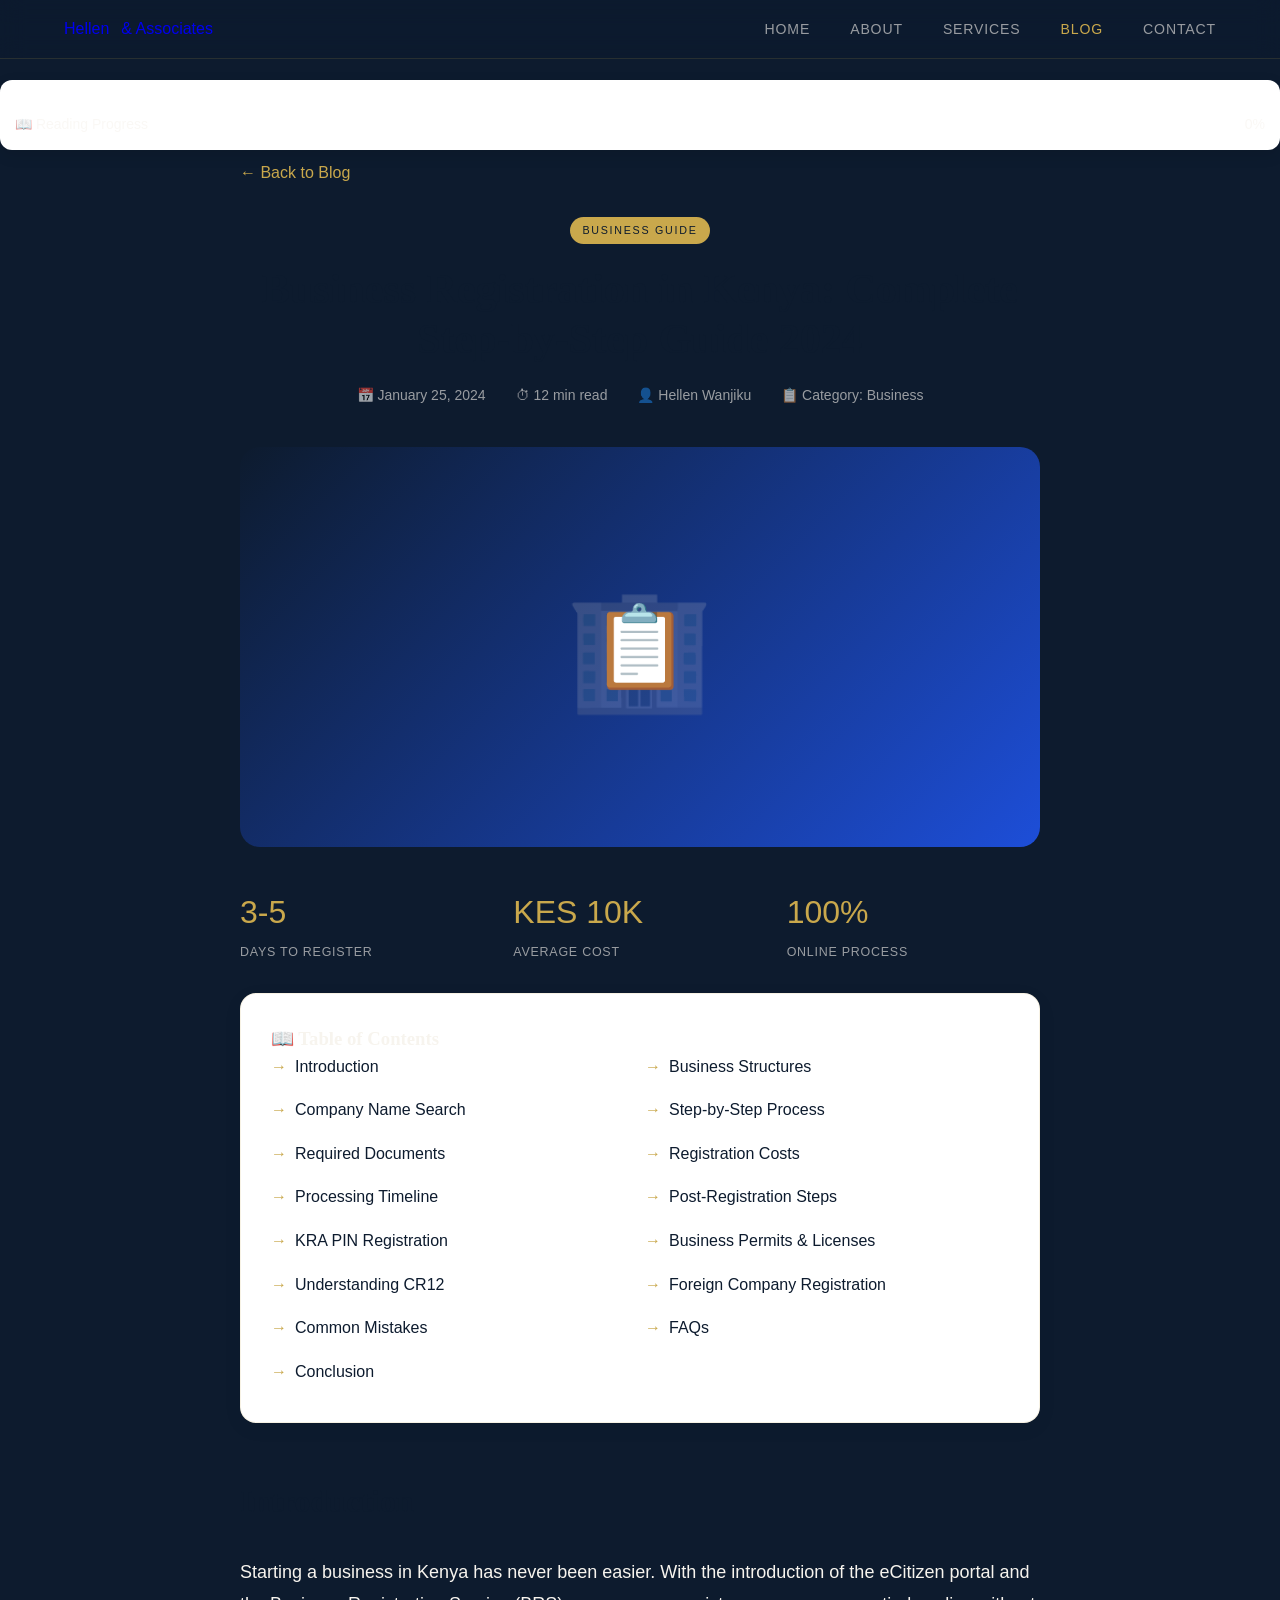
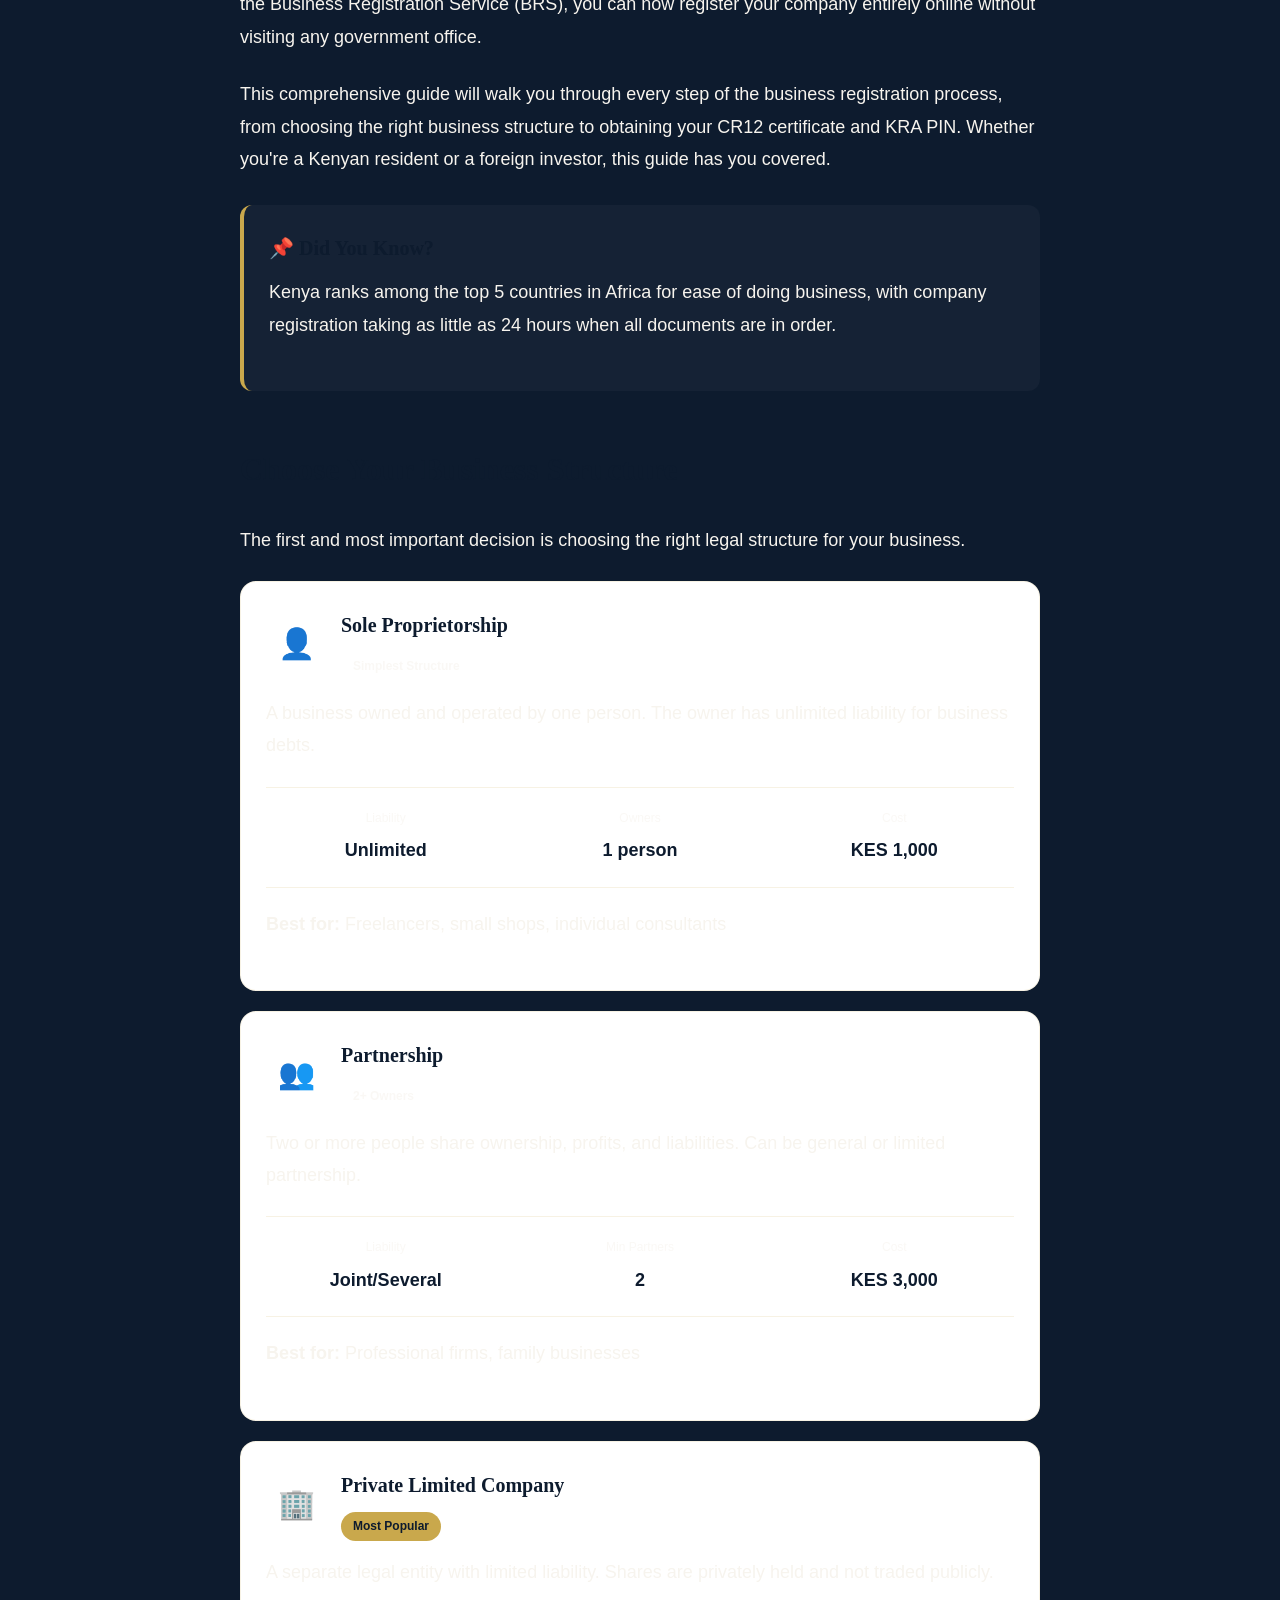
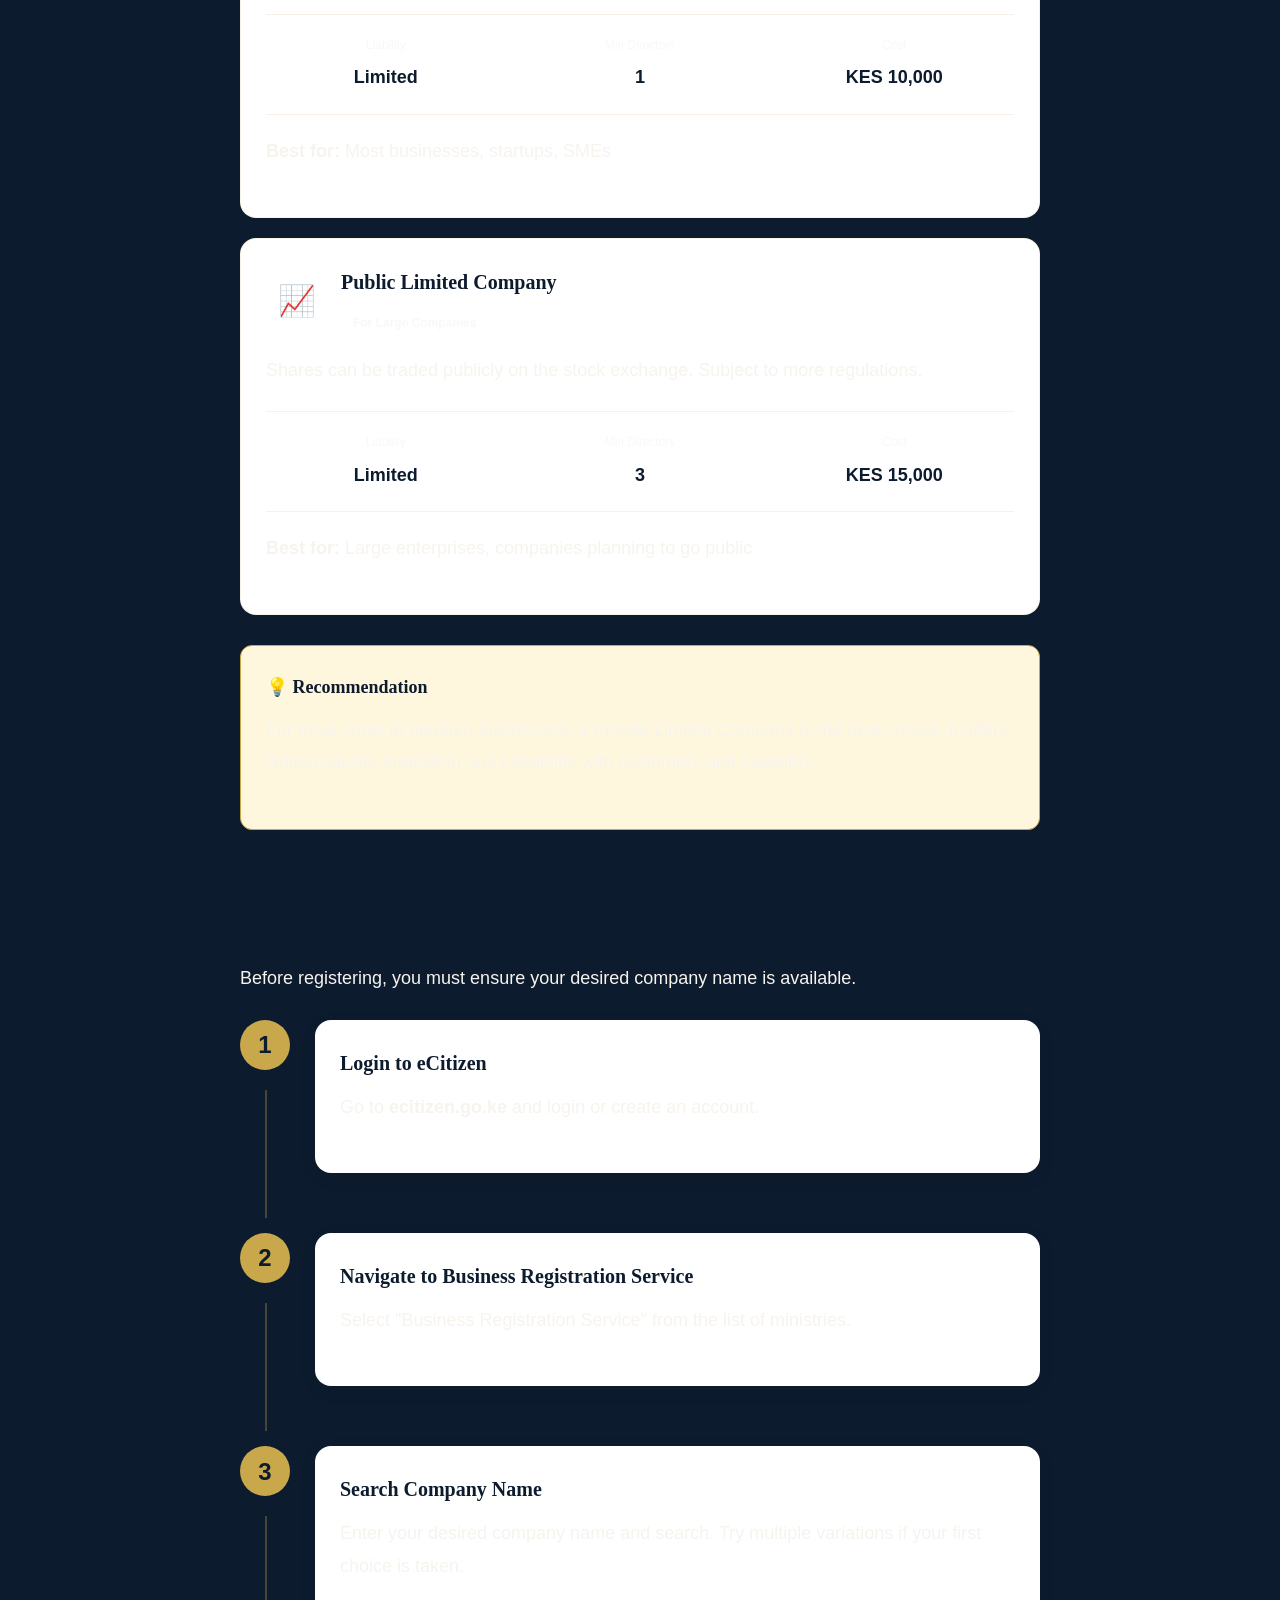
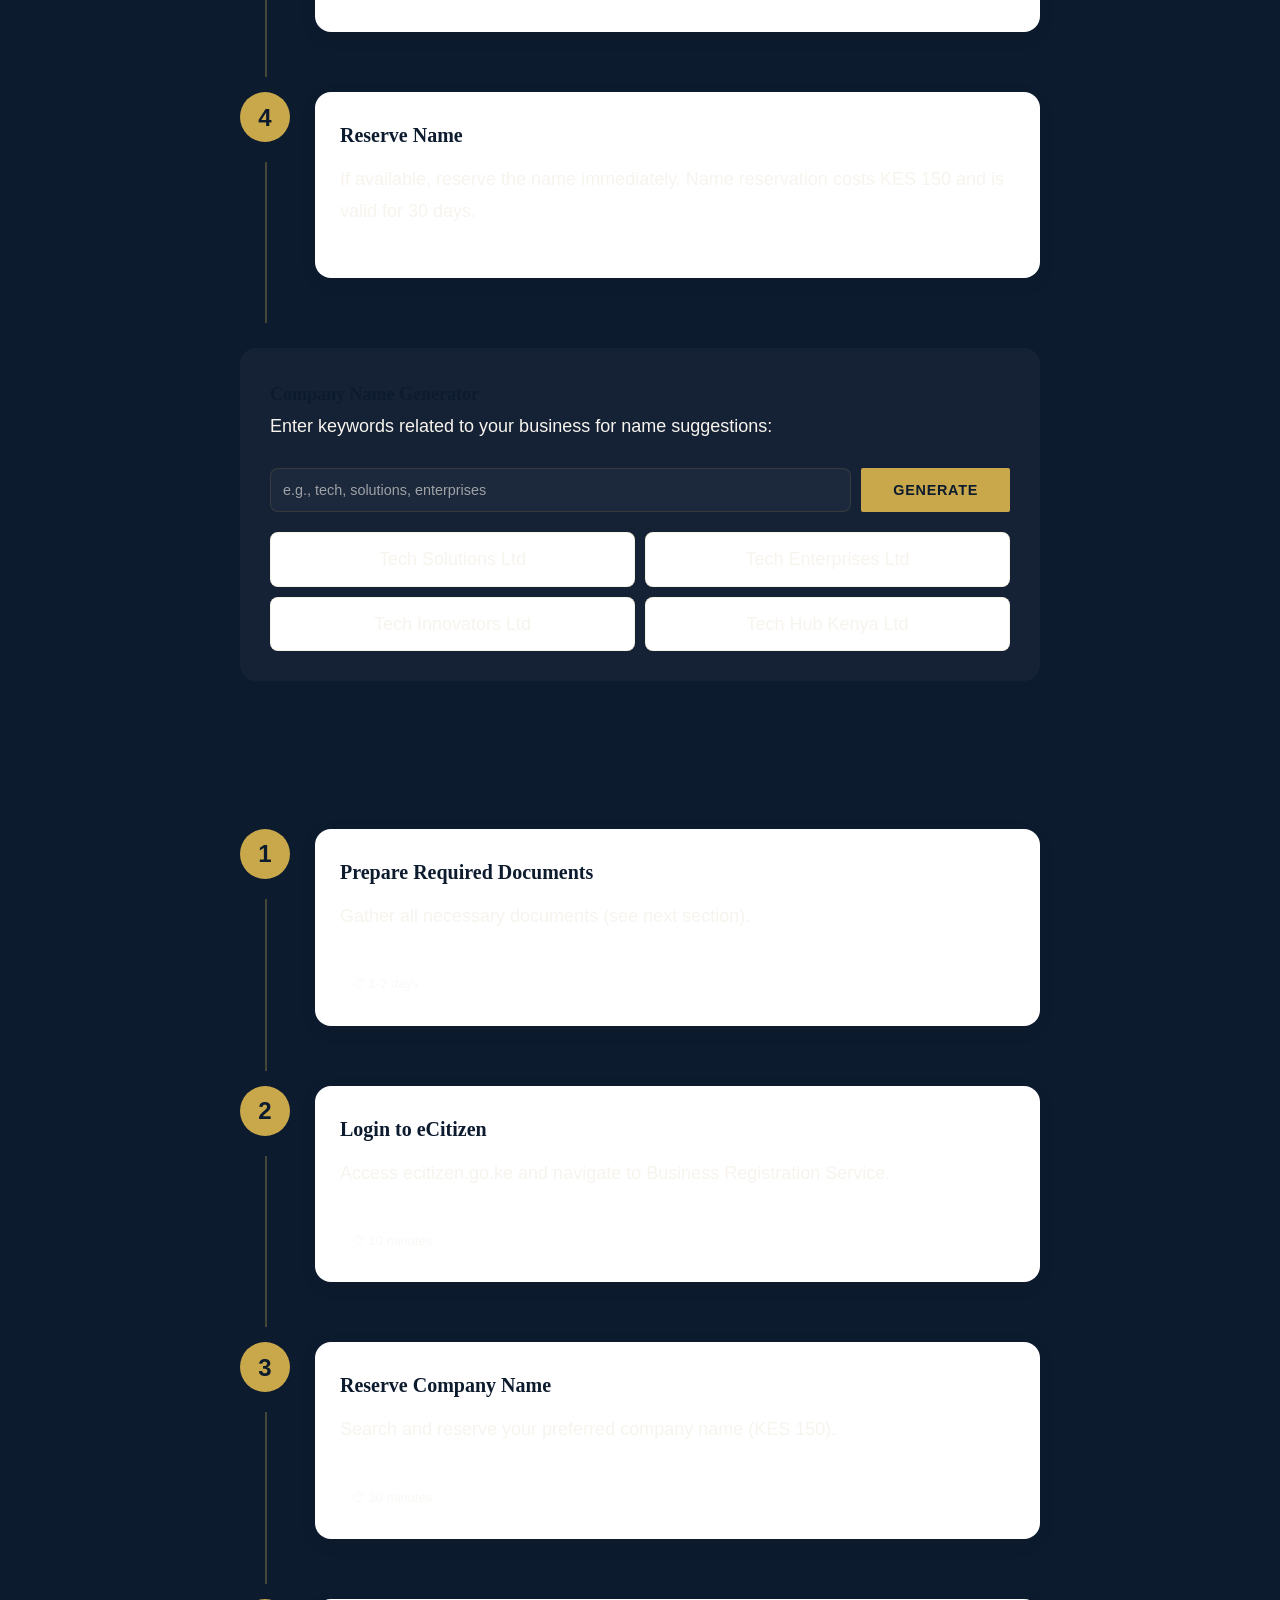
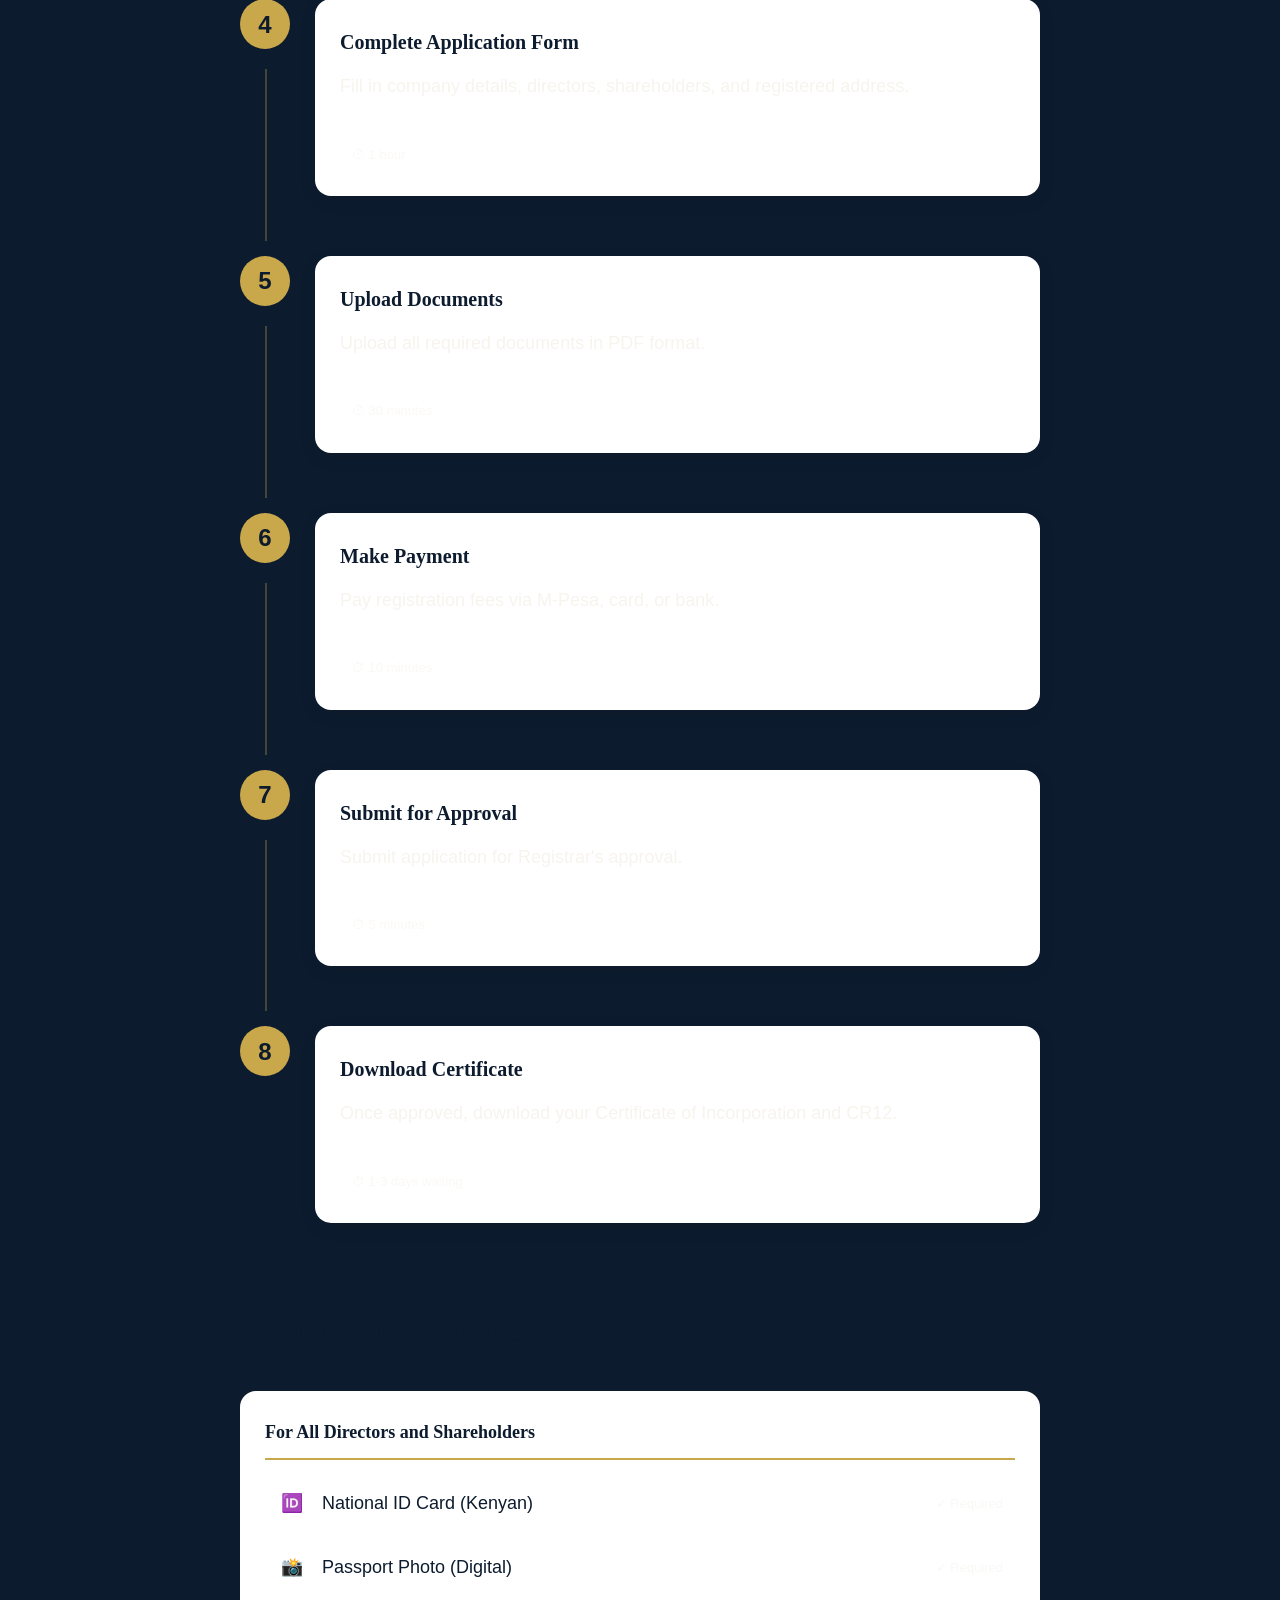
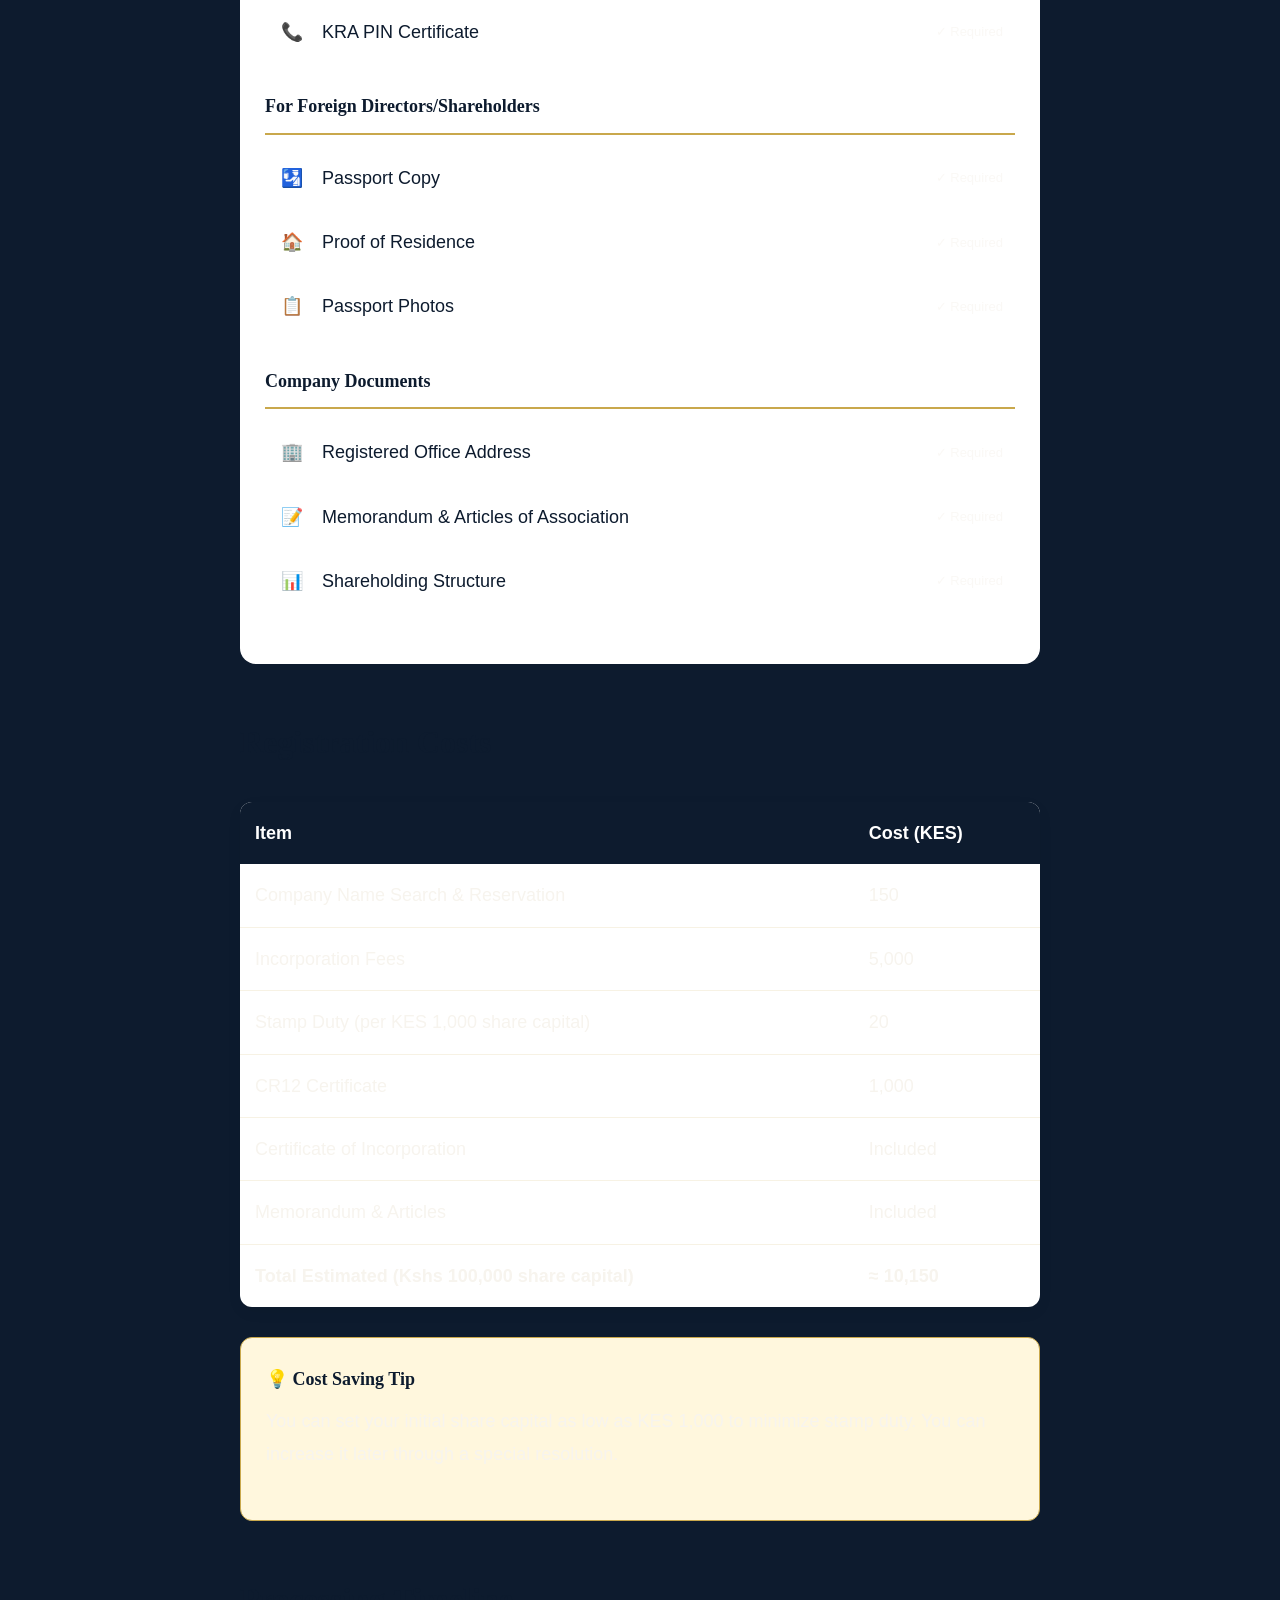
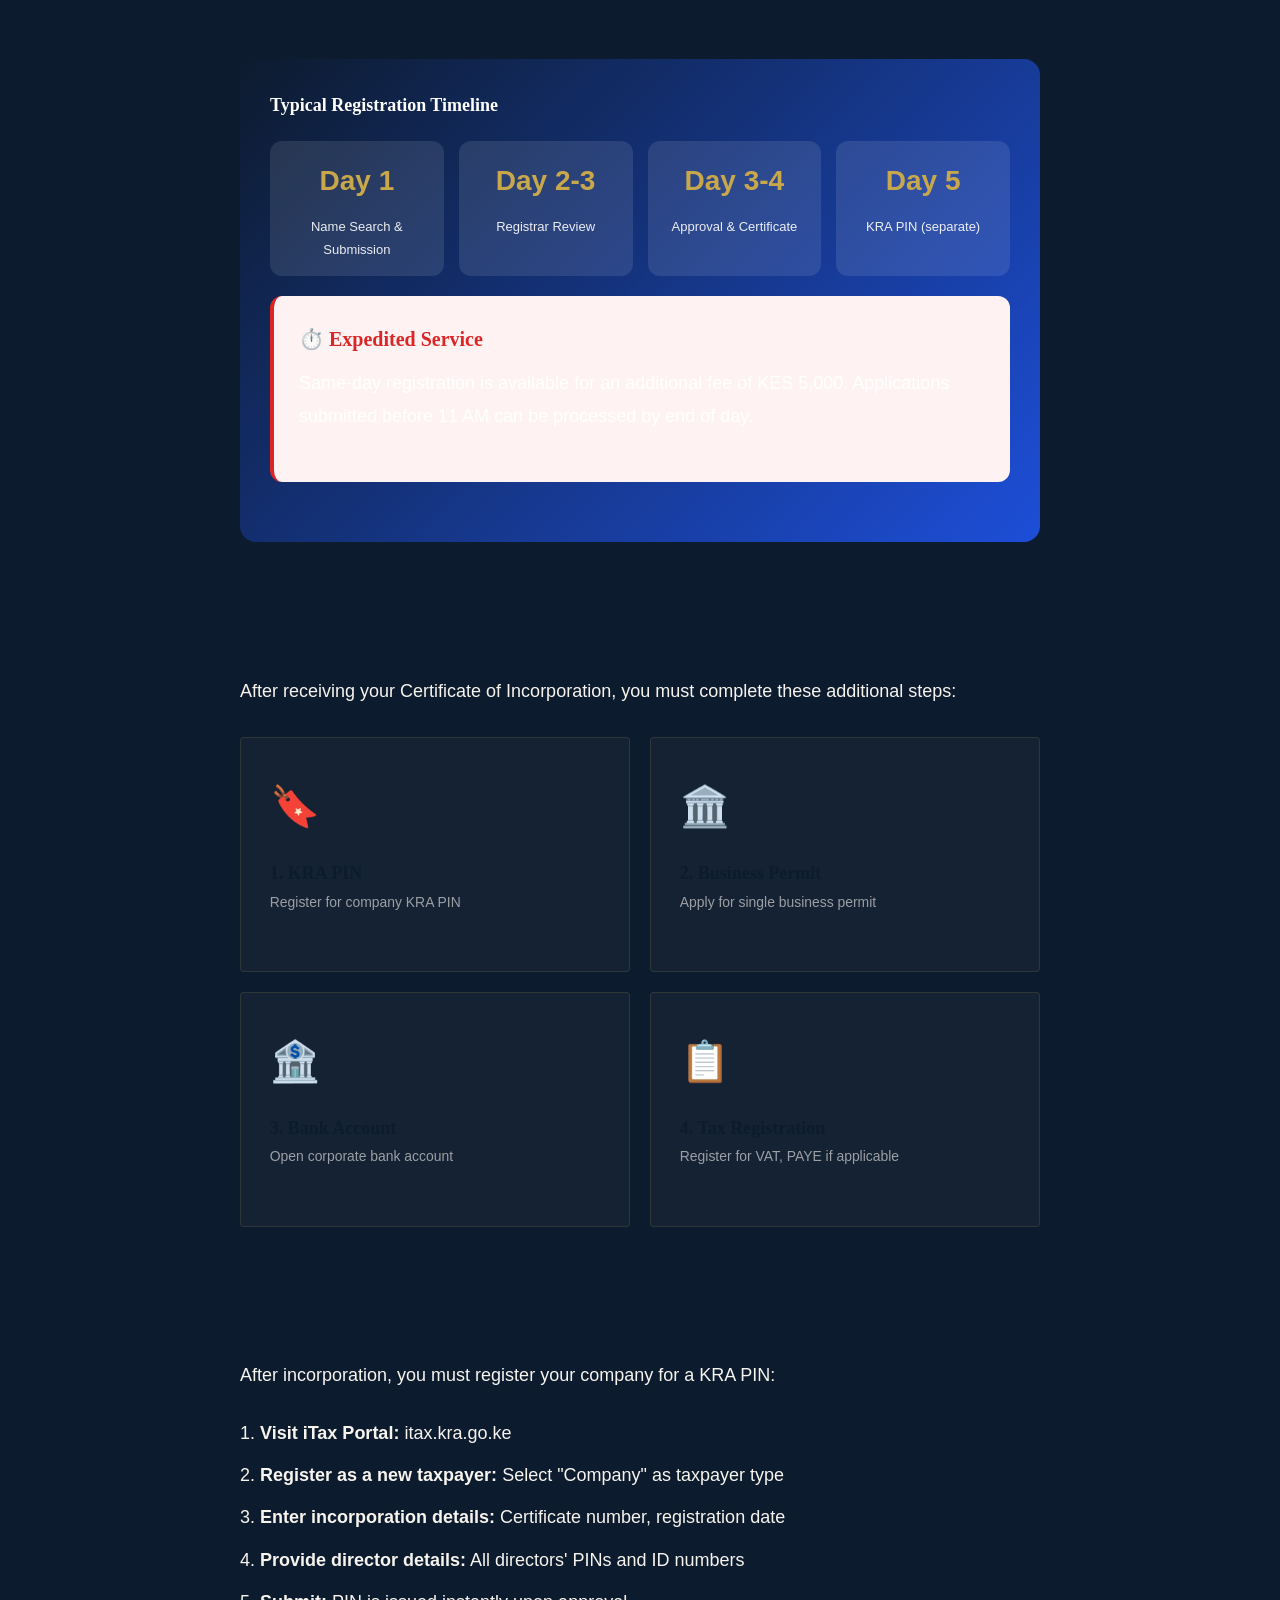
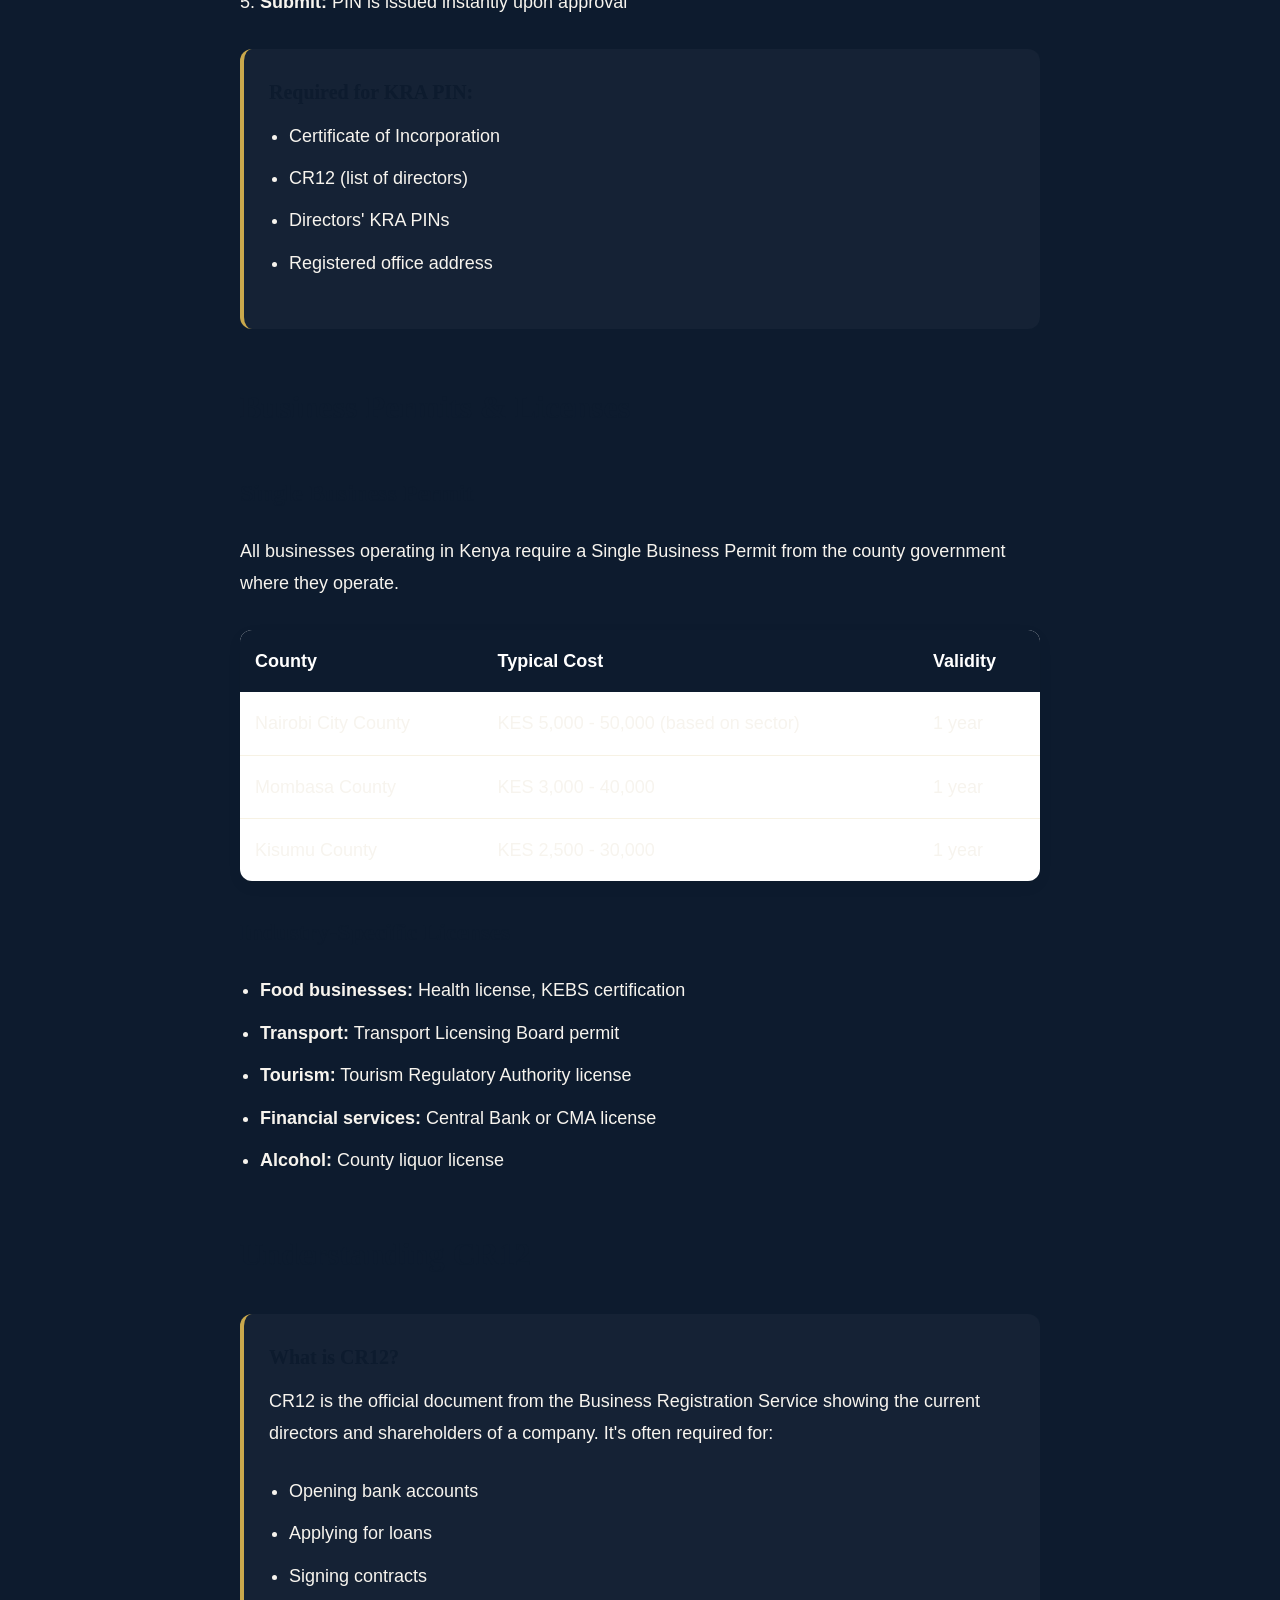
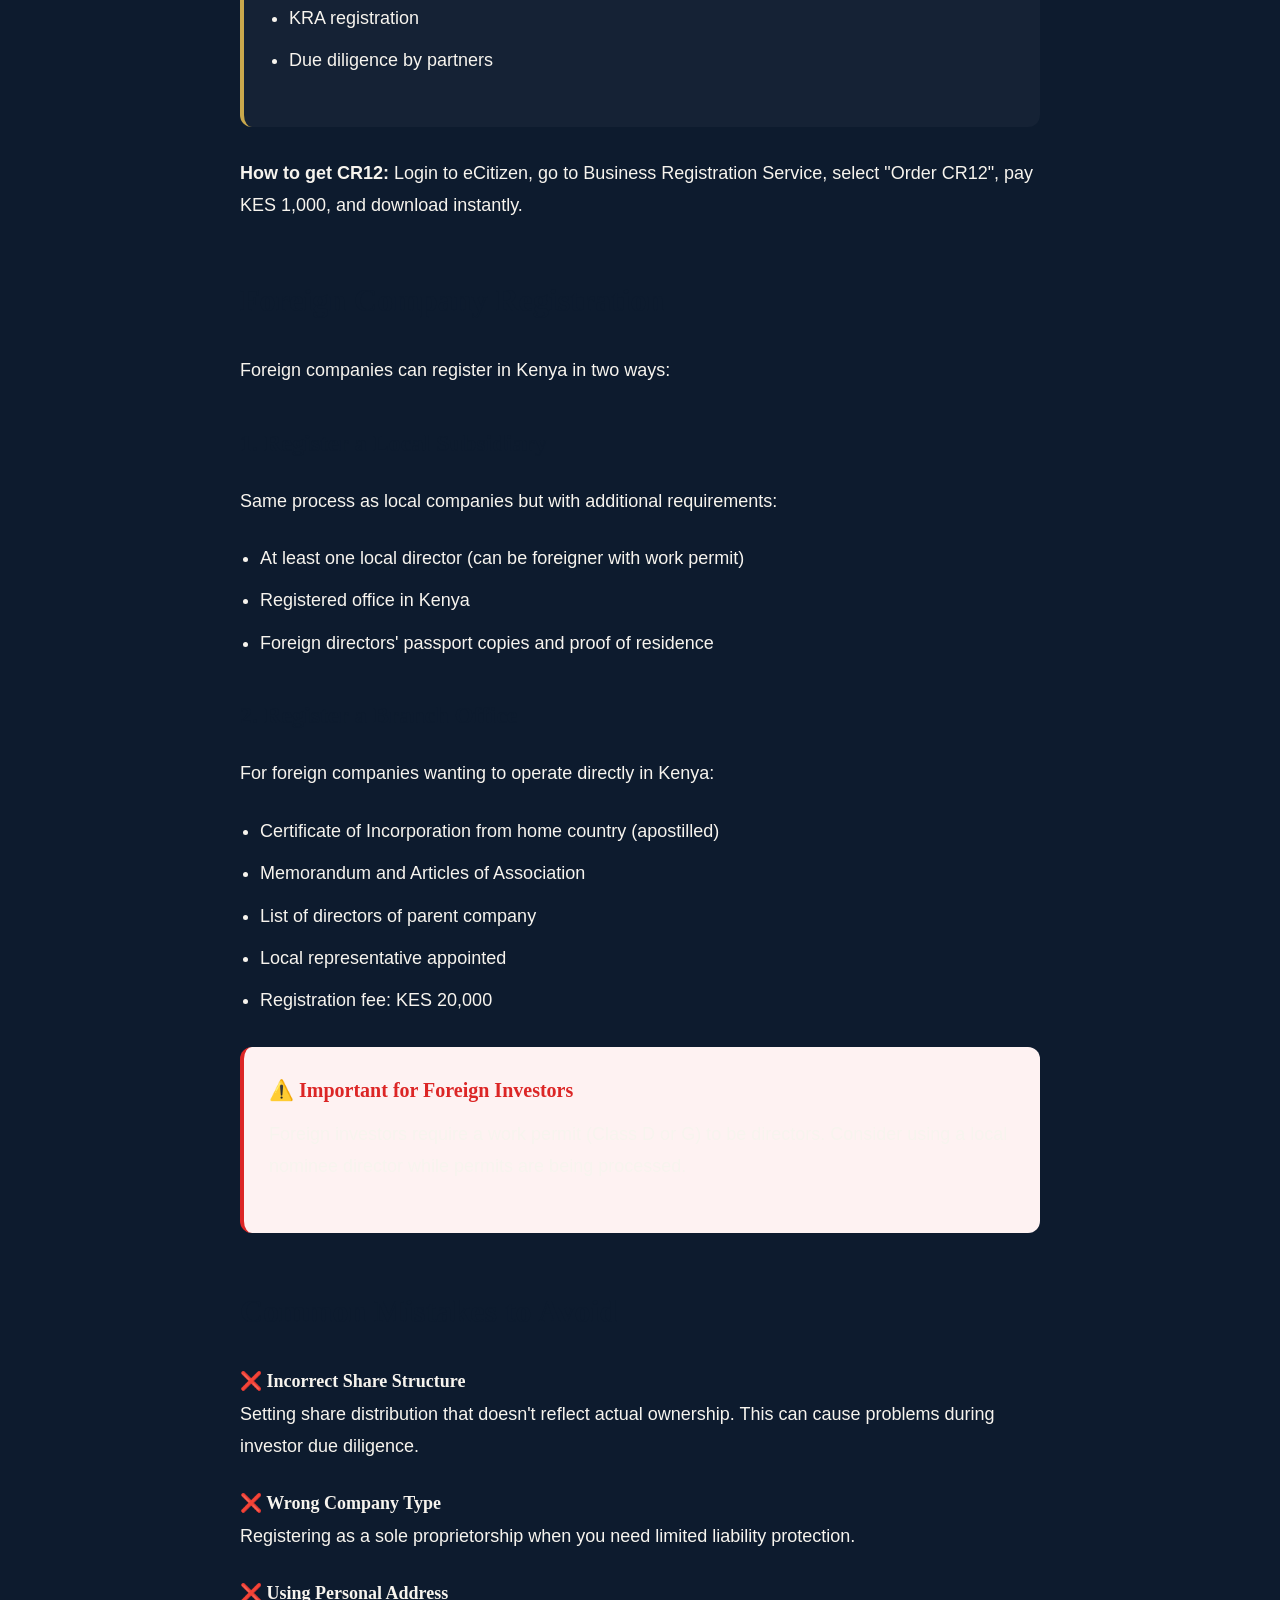
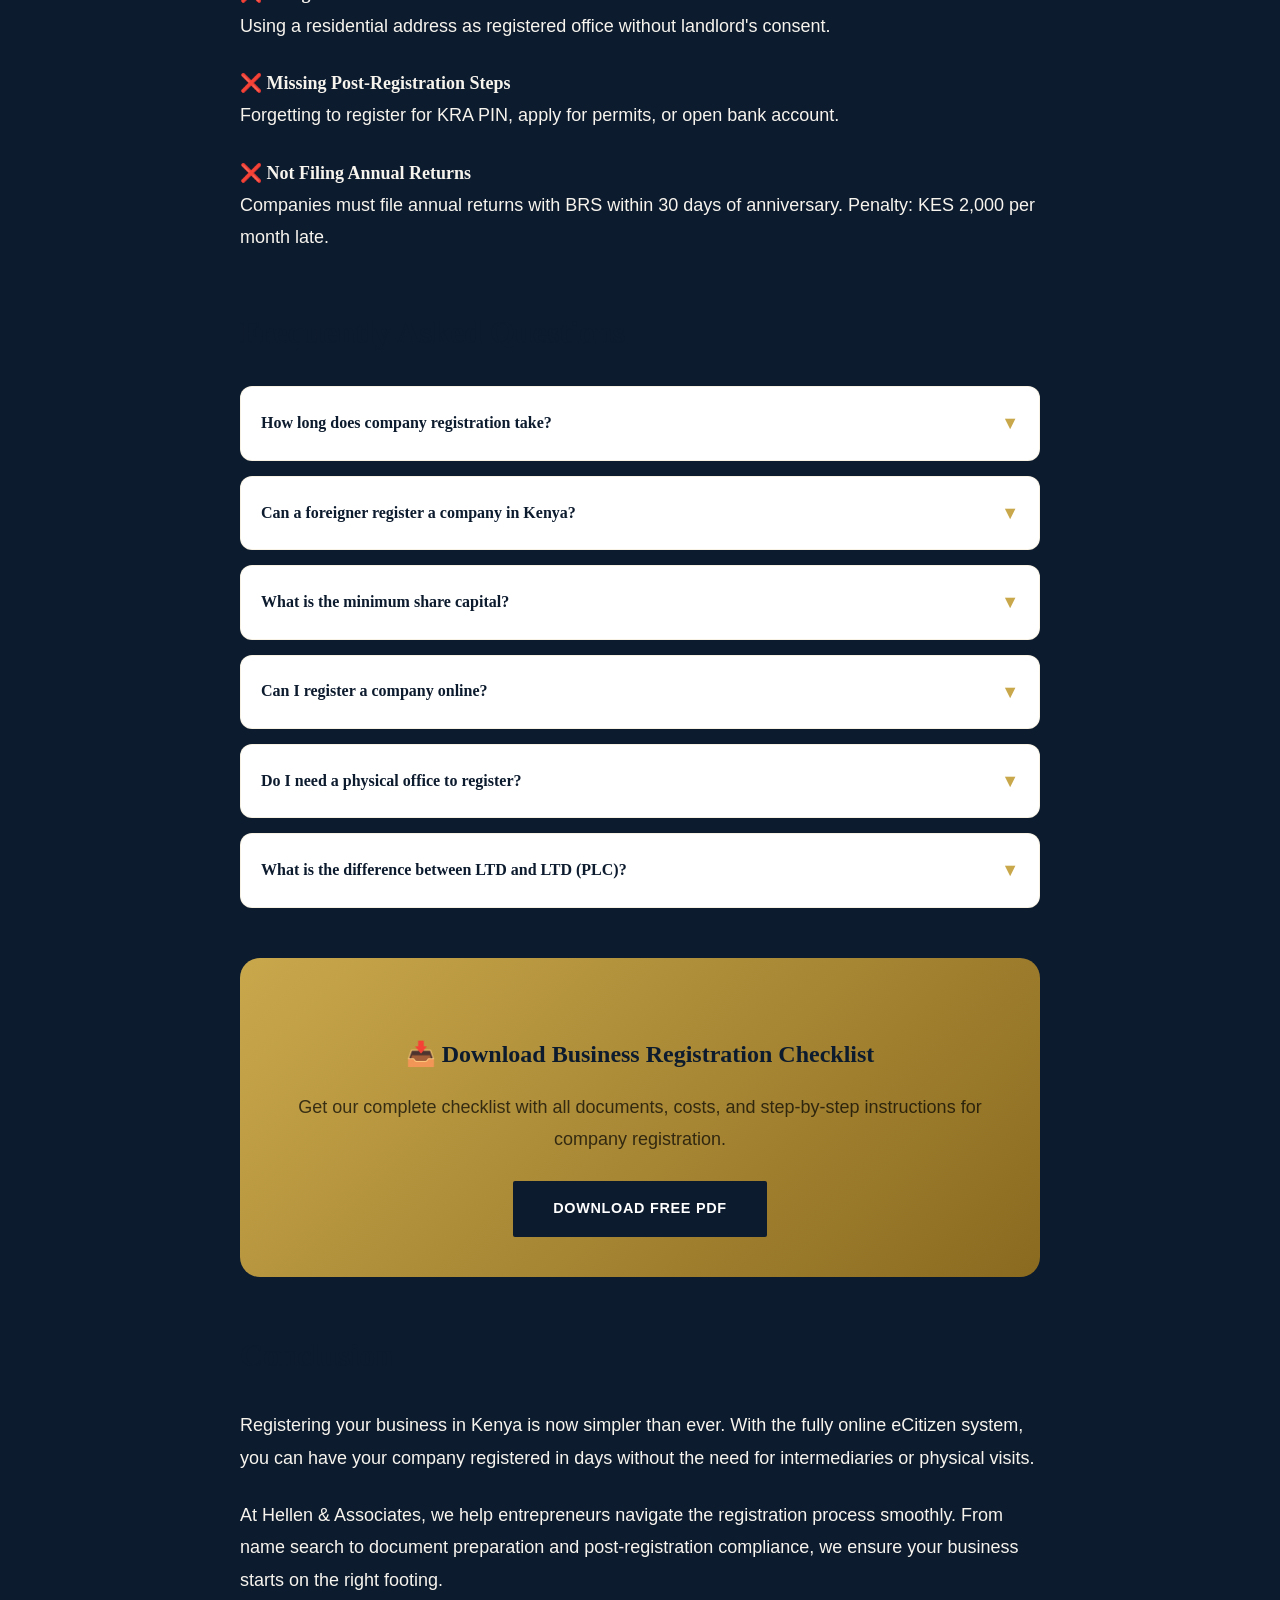
<file: blog-posts/business-registration.html>
<!DOCTYPE html>
<html lang="en">
<head>
  <meta charset="UTF-8" />
  <meta name="viewport" content="width=device-width, initial-scale=1.0" />
  <title>Business Registration in Kenya: Complete Step-by-Step Guide 2024 | Hellen & Associates</title>
  <link rel="stylesheet" href="../style.css" />
  <style>
    /* Blog Post Specific Styles */
    .blog-post {
      max-width: 800px;
      margin: 0 auto;
    }
    
    .blog-header {
      text-align: center;
      margin-bottom: 40px;
    }
    
    .blog-header h1 {
      font-size: 42px;
      color: var(--navy);
      line-height: 1.2;
      margin-bottom: 20px;
    }
    
    .blog-meta {
      display: flex;
      justify-content: center;
      gap: 30px;
      color: var(--muted);
      font-size: 14px;
      margin-bottom: 30px;
      flex-wrap: wrap;
    }
    
    .blog-meta span {
      display: flex;
      align-items: center;
      gap: 5px;
    }
    
    .featured-image {
      width: 100%;
      height: 400px;
      background: linear-gradient(135deg, var(--navy), #1d4ed8);
      border-radius: 20px;
      display: flex;
      align-items: center;
      justify-content: center;
      margin-bottom: 40px;
      position: relative;
      overflow: hidden;
    }
    
    .featured-image span {
      font-size: 120px;
      opacity: 0.2;
      position: absolute;
    }
    
    .featured-image .main-icon {
      font-size: 80px;
      opacity: 1;
      color: var(--gold);
      z-index: 2;
    }
    
    .blog-content {
      font-size: 18px;
      line-height: 1.8;
      color: var(--text);
    }
    
    .blog-content h2 {
      color: var(--navy);
      font-size: 32px;
      margin: 50px 0 25px;
    }
    
    .blog-content h3 {
      color: var(--navy);
      font-size: 24px;
      margin: 35px 0 20px;
    }
    
    .blog-content p {
      margin-bottom: 25px;
    }
    
    .blog-content ul, .blog-content ol {
      margin-bottom: 25px;
      padding-left: 20px;
    }
    
    .blog-content li {
      margin-bottom: 10px;
    }
    
    .info-box {
      background: var(--soft);
      border-left: 4px solid var(--gold);
      padding: 25px;
      border-radius: 12px;
      margin: 30px 0;
    }
    
    .info-box h4 {
      color: var(--navy);
      margin-bottom: 10px;
      font-size: 20px;
    }
    
    .warning-box {
      background: #fef2f2;
      border-left: 4px solid #dc2626;
      padding: 25px;
      border-radius: 12px;
      margin: 30px 0;
    }
    
    .warning-box h4 {
      color: #dc2626;
      margin-bottom: 10px;
      font-size: 20px;
      display: flex;
      align-items: center;
      gap: 10px;
    }
    
    .success-box {
      background: #e6f7e6;
      border-left: 4px solid #28a745;
      padding: 25px;
      border-radius: 12px;
      margin: 30px 0;
    }
    
    .success-box h4 {
      color: #28a745;
      margin-bottom: 10px;
      font-size: 20px;
      display: flex;
      align-items: center;
      gap: 10px;
    }
    
    .tip-box {
      background: #fff7dd;
      border: 1px solid var(--gold);
      padding: 25px;
      border-radius: 12px;
      margin: 30px 0;
    }
    
    .tip-box h4 {
      color: var(--navy);
      margin-bottom: 10px;
      display: flex;
      align-items: center;
      gap: 10px;
    }
    
    .table-of-contents {
      background: white;
      border: 1px solid var(--border);
      border-radius: 16px;
      padding: 30px;
      margin: 30px 0;
      box-shadow: 0 5px 20px rgba(0,0,0,0.05);
    }
    
    .table-of-contents h3 {
      margin-top: 0;
    }
    
    .table-of-contents ul {
      list-style: none;
      padding: 0;
      display: grid;
      grid-template-columns: repeat(2, 1fr);
      gap: 10px;
    }
    
    .table-of-contents li {
      margin-bottom: 8px;
    }
    
    .table-of-contents a {
      color: var(--navy);
      text-decoration: none;
      display: flex;
      align-items: center;
      gap: 8px;
    }
    
    .table-of-contents a:hover {
      color: var(--gold);
    }
    
    .table-of-contents a:before {
      content: "→";
      color: var(--gold);
    }
    
    .business-structure-card {
      background: white;
      border: 1px solid var(--border);
      border-radius: 16px;
      padding: 25px;
      margin-bottom: 20px;
      transition: all 0.3s ease;
      cursor: pointer;
    }
    
    .business-structure-card:hover {
      transform: translateY(-5px);
      box-shadow: 0 10px 30px rgba(0,0,0,0.1);
      border-color: var(--gold);
    }
    
    .structure-header {
      display: flex;
      align-items: center;
      gap: 15px;
      margin-bottom: 15px;
    }
    
    .structure-icon {
      width: 60px;
      height: 60px;
      background: var(--soft);
      border-radius: 12px;
      display: flex;
      align-items: center;
      justify-content: center;
      font-size: 30px;
    }
    
    .structure-title {
      flex: 1;
    }
    
    .structure-title h4 {
      color: var(--navy);
      font-size: 20px;
      margin-bottom: 5px;
    }
    
    .structure-badge {
      display: inline-block;
      padding: 4px 12px;
      border-radius: 20px;
      font-size: 12px;
      font-weight: bold;
    }
    
    .badge-popular {
      background: var(--gold);
      color: var(--navy);
    }
    
    .badge-simple {
      background: var(--soft);
      color: var(--muted);
    }
    
    .structure-details {
      display: grid;
      grid-template-columns: repeat(3, 1fr);
      gap: 15px;
      margin: 20px 0;
      padding: 20px 0;
      border-top: 1px solid var(--border);
      border-bottom: 1px solid var(--border);
    }
    
    .detail-item {
      text-align: center;
    }
    
    .detail-label {
      color: var(--muted);
      font-size: 12px;
      margin-bottom: 5px;
    }
    
    .detail-value {
      color: var(--navy);
      font-weight: 600;
    }
    
    .step-container {
      counter-reset: step-counter;
      margin: 40px 0;
    }
    
    .step-item {
      display: flex;
      gap: 25px;
      margin-bottom: 30px;
      position: relative;
      padding-bottom: 30px;
    }
    
    .step-item:not(:last-child)::after {
      content: '';
      position: absolute;
      left: 25px;
      top: 70px;
      bottom: -15px;
      width: 2px;
      background: var(--gold);
      opacity: 0.3;
    }
    
    .step-number {
      width: 50px;
      height: 50px;
      background: var(--gold);
      border-radius: 50%;
      display: flex;
      align-items: center;
      justify-content: center;
      font-size: 24px;
      font-weight: bold;
      color: var(--navy);
      flex-shrink: 0;
      position: relative;
      z-index: 2;
    }
    
    .step-content {
      flex: 1;
      background: white;
      padding: 25px;
      border-radius: 16px;
      box-shadow: 0 5px 20px rgba(0,0,0,0.05);
    }
    
    .step-content h4 {
      color: var(--navy);
      margin-bottom: 10px;
      font-size: 20px;
    }
    
    .step-time {
      display: inline-block;
      background: var(--soft);
      padding: 5px 12px;
      border-radius: 20px;
      font-size: 13px;
      color: var(--muted);
      margin-top: 10px;
    }
    
    .document-checklist {
      background: white;
      border-radius: 16px;
      padding: 25px;
      margin: 30px 0;
    }
    
    .document-category {
      margin-bottom: 30px;
    }
    
    .document-category h4 {
      color: var(--navy);
      margin-bottom: 15px;
      padding-bottom: 10px;
      border-bottom: 2px solid var(--gold);
    }
    
    .document-item {
      display: flex;
      align-items: center;
      gap: 15px;
      padding: 12px;
      background: var(--soft);
      border-radius: 8px;
      margin-bottom: 8px;
    }
    
    .document-icon {
      width: 30px;
      height: 30px;
      background: white;
      border-radius: 8px;
      display: flex;
      align-items: center;
      justify-content: center;
    }
    
    .document-name {
      flex: 1;
      color: var(--navy);
    }
    
    .document-status {
      color: var(--muted);
      font-size: 13px;
    }
    
    .cost-table {
      width: 100%;
      border-collapse: collapse;
      background: white;
      border-radius: 12px;
      overflow: hidden;
      box-shadow: 0 5px 15px rgba(0,0,0,0.05);
      margin: 30px 0;
    }
    
    .cost-table th {
      background: var(--navy);
      color: white;
      padding: 15px;
      text-align: left;
    }
    
    .cost-table td {
      padding: 15px;
      border-bottom: 1px solid var(--border);
    }
    
    .cost-table tr:last-child td {
      border-bottom: none;
    }
    
    .cost-table tr:hover {
      background: var(--soft);
    }
    
    .timeline-card {
      background: linear-gradient(135deg, var(--navy), #1d4ed8);
      color: white;
      padding: 30px;
      border-radius: 16px;
      margin: 30px 0;
    }
    
    .timeline-grid {
      display: grid;
      grid-template-columns: repeat(4, 1fr);
      gap: 15px;
      margin-top: 20px;
    }
    
    .timeline-point {
      text-align: center;
      padding: 15px;
      background: rgba(255,255,255,0.1);
      border-radius: 12px;
    }
    
    .timeline-point .day {
      font-size: 28px;
      font-weight: bold;
      color: var(--gold);
    }
    
    .timeline-point .activity {
      font-size: 13px;
      margin-top: 8px;
      opacity: 0.9;
    }
    
    .name-generator {
      background: var(--soft);
      padding: 30px;
      border-radius: 16px;
      margin: 40px 0;
    }
    
    .name-input {
      display: flex;
      gap: 10px;
      margin: 20px 0;
    }
    
    .name-input input {
      flex: 1;
      padding: 12px;
      border: 1px solid var(--border);
      border-radius: 8px;
    }
    
    .name-suggestions {
      display: grid;
      grid-template-columns: repeat(2, 1fr);
      gap: 10px;
      margin-top: 15px;
    }
    
    .suggestion-item {
      background: white;
      padding: 10px;
      border-radius: 8px;
      text-align: center;
      border: 1px solid var(--border);
    }
    
    .faq-item {
      background: white;
      border: 1px solid var(--border);
      border-radius: 12px;
      padding: 20px;
      margin-bottom: 15px;
    }
    
    .faq-question {
      display: flex;
      justify-content: space-between;
      align-items: center;
      cursor: pointer;
    }
    
    .faq-question h4 {
      color: var(--navy);
      margin: 0;
    }
    
    .faq-answer {
      margin-top: 15px;
      padding-top: 15px;
      border-top: 1px solid var(--border);
      display: none;
    }
    
    .faq-item.active .faq-answer {
      display: block;
    }
    
    .download-card {
      background: linear-gradient(135deg, var(--gold), var(--gold-dark));
      color: var(--navy);
      padding: 40px;
      border-radius: 20px;
      text-align: center;
      margin: 50px 0;
    }
    
    .download-card h3 {
      color: var(--navy);
      margin-bottom: 15px;
    }
    
    .download-card p {
      color: rgba(0,0,0,0.7);
      margin-bottom: 25px;
    }
    
    .author-bio {
      background: var(--soft);
      border-radius: 16px;
      padding: 30px;
      margin: 50px 0;
      display: flex;
      gap: 25px;
      align-items: center;
    }
    
    .author-avatar {
      width: 100px;
      height: 100px;
      background: linear-gradient(135deg, var(--gold), var(--gold-dark));
      border-radius: 50%;
      display: flex;
      align-items: center;
      justify-content: center;
      font-size: 40px;
      font-weight: bold;
      color: var(--navy);
    }
    
    .share-buttons {
      display: flex;
      gap: 15px;
      justify-content: center;
      margin: 40px 0;
    }
    
    .share-btn {
      width: 45px;
      height: 45px;
      border-radius: 50%;
      display: flex;
      align-items: center;
      justify-content: center;
      color: white;
      text-decoration: none;
      transition: transform 0.2s ease;
    }
    
    .share-btn:hover {
      transform: translateY(-3px);
    }
    
    .share-btn.facebook { background: #1877f2; }
    .share-btn.twitter { background: #1da1f2; }
    .share-btn.linkedin { background: #0077b5; }
    .share-btn.whatsapp { background: #25D366; }
    
    .related-posts {
      margin-top: 60px;
    }
    
    .progress-container {
      position: sticky;
      top: 80px;
      z-index: 100;
      background: white;
      padding: 15px;
      border-radius: 12px;
      box-shadow: 0 5px 15px rgba(0,0,0,0.1);
      margin-bottom: 30px;
    }
    
    .progress-bar {
      height: 8px;
      background: var(--soft);
      border-radius: 4px;
      overflow: hidden;
    }
    
    .progress-fill {
      height: 100%;
      background: var(--gold);
      width: 0%;
      transition: width 0.3s ease;
    }
    
    .progress-stats {
      display: flex;
      justify-content: space-between;
      margin-top: 10px;
      font-size: 14px;
      color: var(--muted);
    }
    
    @media (max-width: 768px) {
      .blog-header h1 {
        font-size: 32px;
      }
      
      .blog-meta {
        gap: 15px;
      }
      
      .table-of-contents ul {
        grid-template-columns: 1fr;
      }
      
      .structure-details {
        grid-template-columns: 1fr;
      }
      
      .timeline-grid {
        grid-template-columns: repeat(2, 1fr);
      }
      
      .author-bio {
        flex-direction: column;
        text-align: center;
      }
      
      .featured-image {
        height: 250px;
      }
      
      .step-item {
        flex-direction: column;
        gap: 15px;
      }
      
      .step-item:not(:last-child)::after {
        left: 25px;
        top: 110px;
      }
    }
  </style>
</head>
<body>

  <header class="navbar">
    <div class="container nav-wrap">
      <a href="../index.html" class="brand">Hellen <span>& Associates</span></a>

      <nav class="nav-links" id="navLinks">
        <a href="../index.html">Home</a>
        <a href="../about.html">About</a>
        <a href="../services.html">Services</a>
        <a href="../blog.html" class="active">Blog</a>
        <a href="../contact.html">Contact</a>
      </nav>

      <div class="menu-btn" onclick="toggleMenu()">☰</div>
    </div>
  </header>

  <!-- Reading Progress Bar -->
  <div class="progress-container">
    <div class="progress-bar">
      <div class="progress-fill" id="progressFill"></div>
    </div>
    <div class="progress-stats">
      <span>📖 Reading Progress</span>
      <span id="progressPercent">0%</span>
    </div>
  </div>

  <!-- Blog Post Content -->
  <section class="section" style="padding: 60px 0;">
    <div class="container blog-post">
      
      <!-- Back to Blog -->
      <a href="../blog.html" style="display: inline-flex; align-items: center; gap: 8px; color: var(--gold); margin-bottom: 30px; text-decoration: none;">
        ← Back to Blog
      </a>

      <!-- Blog Header -->
      <div class="blog-header">
        <span class="badge" style="background: var(--gold); color: var(--navy); margin-bottom: 20px;">Business Guide</span>
        <h1>Business Registration in Kenya: Complete Step-by-Step Guide 2024</h1>
        
        <div class="blog-meta">
          <span>📅 January 25, 2024</span>
          <span>⏱ 12 min read</span>
          <span>👤 Hellen Wanjiku</span>
          <span>📋 Category: Business</span>
        </div>
      </div>

      <!-- Featured Image -->
      <div class="featured-image">
        <span>🏢</span>
        <span class="main-icon">📋</span>
      </div>

      <!-- Quick Stats -->
      <div style="display: grid; grid-template-columns: repeat(3, 1fr); gap: 20px; margin: 30px 0;">
        <div class="deadline-card">
          <div class="stat-number" style="font-size: 32px; color: var(--gold);">3-5</div>
          <div class="stat-label">Days to Register</div>
        </div>
        <div class="deadline-card">
          <div class="stat-number" style="font-size: 32px; color: var(--gold);">KES 10K</div>
          <div class="stat-label">Average Cost</div>
        </div>
        <div class="deadline-card">
          <div class="stat-number" style="font-size: 32px; color: var(--gold);">100%</div>
          <div class="stat-label">Online Process</div>
        </div>
      </div>

      <!-- Table of Contents -->
      <div class="table-of-contents">
        <h3>📖 Table of Contents</h3>
        <ul>
          <li><a href="#introduction">Introduction</a></li>
          <li><a href="#structures">Business Structures</a></li>
          <li><a href="#name-search">Company Name Search</a></li>
          <li><a href="#step-by-step">Step-by-Step Process</a></li>
          <li><a href="#documents">Required Documents</a></li>
          <li><a href="#costs">Registration Costs</a></li>
          <li><a href="#timeline">Processing Timeline</a></li>
          <li><a href="#post-registration">Post-Registration Steps</a></li>
          <li><a href="#kra-pin">KRA PIN Registration</a></li>
          <li><a href="#permits">Business Permits & Licenses</a></li>
          <li><a href="#cr12">Understanding CR12</a></li>
          <li><a href="#foreign">Foreign Company Registration</a></li>
          <li><a href="#common-mistakes">Common Mistakes</a></li>
          <li><a href="#faqs">FAQs</a></li>
          <li><a href="#conclusion">Conclusion</a></li>
        </ul>
      </div>

      <!-- Blog Content -->
      <div class="blog-content">
        
        <section id="introduction">
          <h2>Introduction</h2>
          <p>
            Starting a business in Kenya has never been easier. With the introduction of the eCitizen portal and the 
            Business Registration Service (BRS), you can now register your company entirely online without visiting 
            any government office.
          </p>
          <p>
            This comprehensive guide will walk you through every step of the business registration process, from 
            choosing the right business structure to obtaining your CR12 certificate and KRA PIN. Whether you're a 
            Kenyan resident or a foreign investor, this guide has you covered.
          </p>
        </section>

        <div class="info-box">
          <h4>📌 Did You Know?</h4>
          <p>Kenya ranks among the top 5 countries in Africa for ease of doing business, with company registration taking as little as 24 hours when all documents are in order.</p>
        </div>

        <section id="structures">
          <h2>Choose Your Business Structure</h2>
          
          <p>The first and most important decision is choosing the right legal structure for your business.</p>

          <div class="business-structure-card" onclick="selectStructure('sole')">
            <div class="structure-header">
              <div class="structure-icon">👤</div>
              <div class="structure-title">
                <h4>Sole Proprietorship</h4>
                <span class="structure-badge badge-simple">Simplest Structure</span>
              </div>
            </div>
            <p>A business owned and operated by one person. The owner has unlimited liability for business debts.</p>
            <div class="structure-details">
              <div class="detail-item">
                <div class="detail-label">Liability</div>
                <div class="detail-value">Unlimited</div>
              </div>
              <div class="detail-item">
                <div class="detail-label">Owners</div>
                <div class="detail-value">1 person</div>
              </div>
              <div class="detail-item">
                <div class="detail-label">Cost</div>
                <div class="detail-value">KES 1,000</div>
              </div>
            </div>
            <p><strong>Best for:</strong> Freelancers, small shops, individual consultants</p>
          </div>

          <div class="business-structure-card" onclick="selectStructure('partnership')">
            <div class="structure-header">
              <div class="structure-icon">👥</div>
              <div class="structure-title">
                <h4>Partnership</h4>
                <span class="structure-badge badge-simple">2+ Owners</span>
              </div>
            </div>
            <p>Two or more people share ownership, profits, and liabilities. Can be general or limited partnership.</p>
            <div class="structure-details">
              <div class="detail-item">
                <div class="detail-label">Liability</div>
                <div class="detail-value">Joint/Several</div>
              </div>
              <div class="detail-item">
                <div class="detail-label">Min Partners</div>
                <div class="detail-value">2</div>
              </div>
              <div class="detail-item">
                <div class="detail-label">Cost</div>
                <div class="detail-value">KES 3,000</div>
              </div>
            </div>
            <p><strong>Best for:</strong> Professional firms, family businesses</p>
          </div>

          <div class="business-structure-card" onclick="selectStructure('ltd')">
            <div class="structure-header">
              <div class="structure-icon">🏢</div>
              <div class="structure-title">
                <h4>Private Limited Company</h4>
                <span class="structure-badge badge-popular">Most Popular</span>
              </div>
            </div>
            <p>A separate legal entity with limited liability. Shares are privately held and not traded publicly.</p>
            <div class="structure-details">
              <div class="detail-item">
                <div class="detail-label">Liability</div>
                <div class="detail-value">Limited</div>
              </div>
              <div class="detail-item">
                <div class="detail-label">Min Directors</div>
                <div class="detail-value">1</div>
              </div>
              <div class="detail-item">
                <div class="detail-label">Cost</div>
                <div class="detail-value">KES 10,000</div>
              </div>
            </div>
            <p><strong>Best for:</strong> Most businesses, startups, SMEs</p>
          </div>

          <div class="business-structure-card" onclick="selectStructure('public')">
            <div class="structure-header">
              <div class="structure-icon">📈</div>
              <div class="structure-title">
                <h4>Public Limited Company</h4>
                <span class="structure-badge badge-simple">For Large Companies</span>
              </div>
            </div>
            <p>Shares can be traded publicly on the stock exchange. Subject to more regulations.</p>
            <div class="structure-details">
              <div class="detail-item">
                <div class="detail-label">Liability</div>
                <div class="detail-value">Limited</div>
              </div>
              <div class="detail-item">
                <div class="detail-label">Min Directors</div>
                <div class="detail-value">3</div>
              </div>
              <div class="detail-item">
                <div class="detail-label">Cost</div>
                <div class="detail-value">KES 15,000</div>
              </div>
            </div>
            <p><strong>Best for:</strong> Large enterprises, companies planning to go public</p>
          </div>

          <div class="tip-box">
            <h4>💡 Recommendation</h4>
            <p>For most small to medium businesses, a Private Limited Company is the best choice. It offers limited liability protection and credibility with customers and suppliers.</p>
          </div>
        </section>

        <section id="name-search">
          <h2>Company Name Search</h2>
          
          <p>Before registering, you must ensure your desired company name is available.</p>

          <div class="step-item">
            <div class="step-number">1</div>
            <div class="step-content">
              <h4>Login to eCitizen</h4>
              <p>Go to <strong>ecitizen.go.ke</strong> and login or create an account.</p>
            </div>
          </div>

          <div class="step-item">
            <div class="step-number">2</div>
            <div class="step-content">
              <h4>Navigate to Business Registration Service</h4>
              <p>Select "Business Registration Service" from the list of ministries.</p>
            </div>
          </div>

          <div class="step-item">
            <div class="step-number">3</div>
            <div class="step-content">
              <h4>Search Company Name</h4>
              <p>Enter your desired company name and search. Try multiple variations if your first choice is taken.</p>
            </div>
          </div>

          <div class="step-item">
            <div class="step-number">4</div>
            <div class="step-content">
              <h4>Reserve Name</h4>
              <p>If available, reserve the name immediately. Name reservation costs KES 150 and is valid for 30 days.</p>
            </div>
          </div>

          <div class="name-generator">
            <h4 style="color: var(--navy);">Company Name Generator</h4>
            <p>Enter keywords related to your business for name suggestions:</p>
            
            <div class="name-input">
              <input type="text" id="keywordInput" placeholder="e.g., tech, solutions, enterprises">
              <button onclick="generateNames()" class="btn primary" style="background: var(--gold); color: var(--navy);">Generate</button>
            </div>

            <div class="name-suggestions" id="nameSuggestions">
              <div class="suggestion-item">Tech Solutions Ltd</div>
              <div class="suggestion-item">Tech Enterprises Ltd</div>
              <div class="suggestion-item">Tech Innovators Ltd</div>
              <div class="suggestion-item">Tech Hub Kenya Ltd</div>
            </div>
          </div>
        </section>

        <section id="step-by-step">
          <h2>Step-by-Step Registration Process</h2>

          <div class="step-container">
            
            <div class="step-item">
              <div class="step-number">1</div>
              <div class="step-content">
                <h4>Prepare Required Documents</h4>
                <p>Gather all necessary documents (see next section).</p>
                <span class="step-time">⏱ 1-2 days</span>
              </div>
            </div>

            <div class="step-item">
              <div class="step-number">2</div>
              <div class="step-content">
                <h4>Login to eCitizen</h4>
                <p>Access ecitizen.go.ke and navigate to Business Registration Service.</p>
                <span class="step-time">⏱ 10 minutes</span>
              </div>
            </div>

            <div class="step-item">
              <div class="step-number">3</div>
              <div class="step-content">
                <h4>Reserve Company Name</h4>
                <p>Search and reserve your preferred company name (KES 150).</p>
                <span class="step-time">⏱ 30 minutes</span>
              </div>
            </div>

            <div class="step-item">
              <div class="step-number">4</div>
              <div class="step-content">
                <h4>Complete Application Form</h4>
                <p>Fill in company details, directors, shareholders, and registered address.</p>
                <span class="step-time">⏱ 1 hour</span>
              </div>
            </div>

            <div class="step-item">
              <div class="step-number">5</div>
              <div class="step-content">
                <h4>Upload Documents</h4>
                <p>Upload all required documents in PDF format.</p>
                <span class="step-time">⏱ 30 minutes</span>
              </div>
            </div>

            <div class="step-item">
              <div class="step-number">6</div>
              <div class="step-content">
                <h4>Make Payment</h4>
                <p>Pay registration fees via M-Pesa, card, or bank.</p>
                <span class="step-time">⏱ 10 minutes</span>
              </div>
            </div>

            <div class="step-item">
              <div class="step-number">7</div>
              <div class="step-content">
                <h4>Submit for Approval</h4>
                <p>Submit application for Registrar's approval.</p>
                <span class="step-time">⏱ 5 minutes</span>
              </div>
            </div>

            <div class="step-item">
              <div class="step-number">8</div>
              <div class="step-content">
                <h4>Download Certificate</h4>
                <p>Once approved, download your Certificate of Incorporation and CR12.</p>
                <span class="step-time">⏱ 1-3 days waiting</span>
              </div>
            </div>
          </div>
        </section>

        <section id="documents">
          <h2>Required Documents</h2>

          <div class="document-checklist">
            
            <div class="document-category">
              <h4>For All Directors and Shareholders</h4>
              <div class="document-item">
                <div class="document-icon">🆔</div>
                <div class="document-name">National ID Card (Kenyan)</div>
                <div class="document-status">✓ Required</div>
              </div>
              <div class="document-item">
                <div class="document-icon">📸</div>
                <div class="document-name">Passport Photo (Digital)</div>
                <div class="document-status">✓ Required</div>
              </div>
              <div class="document-item">
                <div class="document-icon">📞</div>
                <div class="document-name">KRA PIN Certificate</div>
                <div class="document-status">✓ Required</div>
              </div>
            </div>

            <div class="document-category">
              <h4>For Foreign Directors/Shareholders</h4>
              <div class="document-item">
                <div class="document-icon">🛂</div>
                <div class="document-name">Passport Copy</div>
                <div class="document-status">✓ Required</div>
              </div>
              <div class="document-item">
                <div class="document-icon">🏠</div>
                <div class="document-name">Proof of Residence</div>
                <div class="document-status">✓ Required</div>
              </div>
              <div class="document-item">
                <div class="document-icon">📋</div>
                <div class="document-name">Passport Photos</div>
                <div class="document-status">✓ Required</div>
              </div>
            </div>

            <div class="document-category">
              <h4>Company Documents</h4>
              <div class="document-item">
                <div class="document-icon">🏢</div>
                <div class="document-name">Registered Office Address</div>
                <div class="document-status">✓ Required</div>
              </div>
              <div class="document-item">
                <div class="document-icon">📝</div>
                <div class="document-name">Memorandum & Articles of Association</div>
                <div class="document-status">✓ Required</div>
              </div>
              <div class="document-item">
                <div class="document-icon">📊</div>
                <div class="document-name">Shareholding Structure</div>
                <div class="document-status">✓ Required</div>
              </div>
            </div>
          </div>
        </section>

        <section id="costs">
          <h2>Registration Costs</h2>

          <table class="cost-table">
            <thead>
              <tr>
                <th>Item</th>
                <th>Cost (KES)</th>
              </tr>
            </thead>
            <tbody>
              <tr>
                <td>Company Name Search & Reservation</td>
                <td>150</td>
              </tr>
              <tr>
                <td>Incorporation Fees</td>
                <td>5,000</td>
              </tr>
              <tr>
                <td>Stamp Duty (per KES 1,000 share capital)</td>
                <td>20</td>
              </tr>
              <tr>
                <td>CR12 Certificate</td>
                <td>1,000</td>
              </tr>
              <tr>
                <td>Certificate of Incorporation</td>
                <td>Included</td>
              </tr>
              <tr>
                <td>Memorandum & Articles</td>
                <td>Included</td>
              </tr>
              <tr>
                <td><strong>Total Estimated (Kshs 100,000 share capital)</strong></td>
                <td><strong>≈ 10,150</strong></td>
              </tr>
            </tbody>
          </table>

          <div class="tip-box">
            <h4>💡 Cost Saving Tip</h4>
            <p>You can set your initial share capital as low as KES 1,000 to minimize stamp duty. You can increase it later through a special resolution.</p>
          </div>
        </section>

        <section id="timeline">
          <h2>Processing Timeline</h2>

          <div class="timeline-card">
            <h4 style="color: white;">Typical Registration Timeline</h4>
            
            <div class="timeline-grid">
              <div class="timeline-point">
                <div class="day">Day 1</div>
                <div class="activity">Name Search & Submission</div>
              </div>
              <div class="timeline-point">
                <div class="day">Day 2-3</div>
                <div class="activity">Registrar Review</div>
              </div>
              <div class="timeline-point">
                <div class="day">Day 3-4</div>
                <div class="activity">Approval & Certificate</div>
              </div>
              <div class="timeline-point">
                <div class="day">Day 5</div>
                <div class="activity">KRA PIN (separate)</div>
              </div>
            </div>

            <div class="warning-box" style="margin-top: 20px;">
              <h4>⏱️ Expedited Service</h4>
              <p>Same-day registration is available for an additional fee of KES 5,000. Applications submitted before 11 AM can be processed by end of day.</p>
            </div>
          </div>
        </section>

        <section id="post-registration">
          <h2>Post-Registration Steps</h2>
          
          <p>After receiving your Certificate of Incorporation, you must complete these additional steps:</p>

          <div style="display: grid; grid-template-columns: repeat(2, 1fr); gap: 20px; margin: 30px 0;">
            <div class="card">
              <div style="font-size: 40px; margin-bottom: 15px;">🔖</div>
              <h4 style="color: var(--navy);">1. KRA PIN</h4>
              <p style="color: var(--muted);">Register for company KRA PIN</p>
            </div>
            
            <div class="card">
              <div style="font-size: 40px; margin-bottom: 15px;">🏛️</div>
              <h4 style="color: var(--navy);">2. Business Permit</h4>
              <p style="color: var(--muted);">Apply for single business permit</p>
            </div>
            
            <div class="card">
              <div style="font-size: 40px; margin-bottom: 15px;">🏦</div>
              <h4 style="color: var(--navy);">3. Bank Account</h4>
              <p style="color: var(--muted);">Open corporate bank account</p>
            </div>
            
            <div class="card">
              <div style="font-size: 40px; margin-bottom: 15px;">📋</div>
              <h4 style="color: var(--navy);">4. Tax Registration</h4>
              <p style="color: var(--muted);">Register for VAT, PAYE if applicable</p>
            </div>
          </div>
        </section>

        <section id="kra-pin">
          <h2>KRA PIN Registration</h2>
          
          <p>After incorporation, you must register your company for a KRA PIN:</p>

          <ol>
            <li><strong>Visit iTax Portal:</strong> itax.kra.go.ke</li>
            <li><strong>Register as a new taxpayer:</strong> Select "Company" as taxpayer type</li>
            <li><strong>Enter incorporation details:</strong> Certificate number, registration date</li>
            <li><strong>Provide director details:</strong> All directors' PINs and ID numbers</li>
            <li><strong>Submit:</strong> PIN is issued instantly upon approval</li>
          </ol>

          <div class="info-box">
            <h4>Required for KRA PIN:</h4>
            <ul>
              <li>Certificate of Incorporation</li>
              <li>CR12 (list of directors)</li>
              <li>Directors' KRA PINs</li>
              <li>Registered office address</li>
            </ul>
          </div>
        </section>

        <section id="permits">
          <h2>Business Permits & Licenses</h2>
          
          <h3>Single Business Permit</h3>
          <p>All businesses operating in Kenya require a Single Business Permit from the county government where they operate.</p>

          <table class="cost-table">
            <thead>
              <tr>
                <th>County</th>
                <th>Typical Cost</th>
                <th>Validity</th>
              </tr>
            </thead>
            <tbody>
              <tr>
                <td>Nairobi City County</td>
                <td>KES 5,000 - 50,000 (based on sector)</td>
                <td>1 year</td>
              </tr>
              <tr>
                <td>Mombasa County</td>
                <td>KES 3,000 - 40,000</td>
                <td>1 year</td>
              </tr>
              <tr>
                <td>Kisumu County</td>
                <td>KES 2,500 - 30,000</td>
                <td>1 year</td>
              </tr>
            </tbody>
          </table>

          <h3 style="margin-top: 30px;">Industry-Specific Licenses</h3>
          <ul>
            <li><strong>Food businesses:</strong> Health license, KEBS certification</li>
            <li><strong>Transport:</strong> Transport Licensing Board permit</li>
            <li><strong>Tourism:</strong> Tourism Regulatory Authority license</li>
            <li><strong>Financial services:</strong> Central Bank or CMA license</li>
            <li><strong>Alcohol:</strong> County liquor license</li>
          </ul>
        </section>

        <section id="cr12">
          <h2>Understanding CR12</h2>
          
          <div class="info-box">
            <h4>What is CR12?</h4>
            <p>CR12 is the official document from the Business Registration Service showing the current directors and shareholders of a company. It's often required for:</p>
            <ul>
              <li>Opening bank accounts</li>
              <li>Applying for loans</li>
              <li>Signing contracts</li>
              <li>KRA registration</li>
              <li>Due diligence by partners</li>
            </ul>
          </div>

          <p><strong>How to get CR12:</strong> Login to eCitizen, go to Business Registration Service, select "Order CR12", pay KES 1,000, and download instantly.</p>
        </section>

        <section id="foreign">
          <h2>Foreign Company Registration</h2>
          
          <p>Foreign companies can register in Kenya in two ways:</p>

          <h3>1. Register a Local Subsidiary</h3>
          <p>Same process as local companies but with additional requirements:</p>
          <ul>
            <li>At least one local director (can be foreigner with work permit)</li>
            <li>Registered office in Kenya</li>
            <li>Foreign directors' passport copies and proof of residence</li>
          </ul>

          <h3>2. Register a Branch Office</h3>
          <p>For foreign companies wanting to operate directly in Kenya:</p>
          <ul>
            <li>Certificate of Incorporation from home country (apostilled)</li>
            <li>Memorandum and Articles of Association</li>
            <li>List of directors of parent company</li>
            <li>Local representative appointed</li>
            <li>Registration fee: KES 20,000</li>
          </ul>

          <div class="warning-box">
            <h4>⚠️ Important for Foreign Investors</h4>
            <p>Foreign investors require a work permit (Class D or G) to be directors. Consider using a local nominee director while permits are being processed.</p>
          </div>
        </section>

        <section id="common-mistakes">
          <h2>Common Mistakes to Avoid</h2>
          
          <div style="margin: 20px 0;">
            <h4>❌ Incorrect Share Structure</h4>
            <p>Setting share distribution that doesn't reflect actual ownership. This can cause problems during investor due diligence.</p>
          </div>

          <div style="margin: 20px 0;">
            <h4>❌ Wrong Company Type</h4>
            <p>Registering as a sole proprietorship when you need limited liability protection.</p>
          </div>

          <div style="margin: 20px 0;">
            <h4>❌ Using Personal Address</h4>
            <p>Using a residential address as registered office without landlord's consent.</p>
          </div>

          <div style="margin: 20px 0;">
            <h4>❌ Missing Post-Registration Steps</h4>
            <p>Forgetting to register for KRA PIN, apply for permits, or open bank account.</p>
          </div>

          <div style="margin: 20px 0;">
            <h4>❌ Not Filing Annual Returns</h4>
            <p>Companies must file annual returns with BRS within 30 days of anniversary. Penalty: KES 2,000 per month late.</p>
          </div>
        </section>

        <section id="faqs">
          <h2>Frequently Asked Questions</h2>
          
          <div class="faq-item">
            <div class="faq-question" onclick="toggleFaq(this)">
              <h4>How long does company registration take?</h4>
              <span style="color: var(--gold);">▼</span>
            </div>
            <div class="faq-answer">
              <p>Typically 3-5 working days if all documents are correct. Same-day service available for KES 5,000 extra.</p>
            </div>
          </div>

          <div class="faq-item">
            <div class="faq-question" onclick="toggleFaq(this)">
              <h4>Can a foreigner register a company in Kenya?</h4>
              <span style="color: var(--gold);">▼</span>
            </div>
            <div class="faq-answer">
              <p>Yes, foreigners can register companies. They need a valid passport and may require a work permit to act as director.</p>
            </div>
          </div>

          <div class="faq-item">
            <div class="faq-question" onclick="toggleFaq(this)">
              <h4>What is the minimum share capital?</h4>
              <span style="color: var(--gold);">▼</span>
            </div>
            <div class="faq-answer">
              <p>There's no minimum share capital requirement. You can start with as little as KES 1,000 in share capital.</p>
            </div>
          </div>

          <div class="faq-item">
            <div class="faq-question" onclick="toggleFaq(this)">
              <h4>Can I register a company online?</h4>
              <span style="color: var(--gold);">▼</span>
            </div>
            <div class="faq-answer">
              <p>Yes, the entire process is online through the eCitizen portal. No need to visit any physical office.</p>
            </div>
          </div>

          <div class="faq-item">
            <div class="faq-question" onclick="toggleFaq(this)">
              <h4>Do I need a physical office to register?</h4>
              <span style="color: var(--gold);">▼</span>
            </div>
            <div class="faq-answer">
              <p>Yes, you need a registered physical address in Kenya. This can be a virtual office or co-working space.</p>
            </div>
          </div>

          <div class="faq-item">
            <div class="faq-question" onclick="toggleFaq(this)">
              <h4>What is the difference between LTD and LTD (PLC)?</h4>
              <span style="color: var(--gold);">▼</span>
            </div>
            <div class="faq-answer">
              <p>LTD is a private company (shares not publicly traded). PLC is a public company whose shares can be traded on the stock exchange.</p>
            </div>
          </div>
        </section>

        <!-- Download Resource -->
        <div class="download-card">
          <h3>📥 Download Business Registration Checklist</h3>
          <p>Get our complete checklist with all documents, costs, and step-by-step instructions for company registration.</p>
          <a href="#" class="btn primary" style="background: var(--navy); color: white; padding: 15px 40px;">Download Free PDF</a>
        </div>

        <section id="conclusion">
          <h2>Conclusion</h2>
          <p>
            Registering your business in Kenya is now simpler than ever. With the fully online eCitizen system, you can have your company 
            registered in days without the need for intermediaries or physical visits.
          </p>
          <p>
            At Hellen & Associates, we help entrepreneurs navigate the registration process smoothly. From name search to document preparation 
            and post-registration compliance, we ensure your business starts on the right footing.
          </p>
          
          <div style="text-align: center; margin: 40px 0;">
            <a href="../contact.html?service=registration" class="btn primary" style="background: var(--gold); color: var(--navy); padding: 15px 40px; font-size: 18px;">
              Get Help with Registration
            </a>
          </div>
        </section>

        <!-- Author Bio -->
        <div class="author-bio">
          <div class="author-avatar">HW</div>
          <div class="author-info">
            <h3 style="color: var(--navy);">Hellen Wanjiku</h3>
            <p>Founder & Lead Consultant at Hellen & Associates. Hellen has helped over 500 businesses register and maintain compliance in Kenya. She is a certified public accountant and KRA-registered tax agent.</p>
            <a href="#" style="color: var(--gold);">View all posts by Hellen →</a>
          </div>
        </div>

        <!-- Share Buttons -->
        <div class="share-buttons">
          <a href="#" class="share-btn facebook">f</a>
          <a href="#" class="share-btn twitter">𝕏</a>
          <a href="#" class="share-btn linkedin">in</a>
          <a href="#" class="share-btn whatsapp">📱</a>
        </div>

        <!-- Related Posts -->
        <div class="related-posts">
          <h3 style="color: var(--navy);">You Might Also Like</h3>
          <div style="display: grid; grid-template-columns: repeat(2, 1fr); gap: 20px;">
            
            <div class="card">
              <div style="font-size: 40px; margin-bottom: 15px;">📋</div>
              <h4 style="color: var(--navy);">Understanding CR12</h4>
              <p style="color: var(--muted);">What is CR12 and why you need it.</p>
              <a href="cr12-guide.html" style="color: var(--gold);">Read More →</a>
            </div>

            <div class="card">
              <div style="font-size: 40px; margin-bottom: 15px;">💰</div>
              <h4 style="color: var(--navy);">Tax Registration for New Businesses</h4>
              <p style="color: var(--muted);">Guide to KRA registration after incorporation.</p>
              <a href="tax-registration.html" style="color: var(--gold);">Read More →</a>
            </div>
          </div>
        </div>
      </div>
    </div>
  </section>

  <!-- Cost Calculator -->
  <section class="section" style="background: var(--soft);">
    <div class="container">
      <div class="section-title">
        <h2>Registration Cost Calculator</h2>
        <p>Estimate your total registration costs</p>
      </div>

      <div class="card" style="max-width: 500px; margin: 0 auto;">
        <div style="margin-bottom: 20px;">
          <label style="color: var(--navy); font-weight: 600;">Share Capital (KES)</label>
          <input type="number" id="shareCapital" value="100000" class="form-input" style="width: 100%; padding: 12px; border: 1px solid var(--border); border-radius: 8px; margin-top: 5px;">
        </div>

        <div style="margin-bottom: 20px;">
          <label style="color: var(--navy); font-weight: 600;">Service Type</label>
          <select id="serviceType" class="form-input" style="width: 100%; padding: 12px; border: 1px solid var(--border); border-radius: 8px; margin-top: 5px;">
            <option value="standard">Standard (3-5 days)</option>
            <option value="express">Express (Same day) + KES 5,000</option>
          </select>
        </div>

        <button onclick="calculateRegistrationCost()" class="btn primary" style="background: var(--gold); color: var(--navy); width: 100%; padding: 15px;">Calculate Total Cost</button>

        <div id="costResult" style="margin-top: 30px; display: none;">
          <div style="background: var(--navy); color: white; padding: 20px; border-radius: 12px;">
            <h4 style="color: white; margin-bottom: 15px;">Estimated Costs:</h4>
            <div style="display: flex; justify-content: space-between; margin-bottom: 10px;">
              <span>Name Reservation:</span>
              <span>KES 150</span>
            </div>
            <div style="display: flex; justify-content: space-between; margin-bottom: 10px;">
              <span>Incorporation Fee:</span>
              <span>KES 5,000</span>
            </div>
            <div style="display: flex; justify-content: space-between; margin-bottom: 10px;">
              <span>Stamp Duty:</span>
              <span>KES <span id="stampDuty">2,000</span></span>
            </div>
            <div style="display: flex; justify-content: space-between; margin-bottom: 10px;">
              <span>CR12:</span>
              <span>KES 1,000</span>
            </div>
            <div style="display: flex; justify-content: space-between; margin-bottom: 10px; border-top: 1px solid rgba(255,255,255,0.2); padding-top: 10px;">
              <span><strong>Total:</strong></span>
              <span><strong>KES <span id="totalCost">8,150</span></strong></span>
            </div>
          </div>
        </div>
      </div>
    </div>
  </section>

  <!-- CTA Section -->
  <section class="section cta" style="background: var(--navy); color: white;">
    <div class="container cta-wrap">
      <div>
        <h2 style="color: white;">Ready to Register Your Business?</h2>
        <p style="color: rgba(255,255,255,0.9);">Let us handle the entire registration process for you - from name search to document preparation.</p>
      </div>
      <div class="btn-row">
        <a href="../contact.html?service=registration" class="btn primary" style="background: var(--gold); color: var(--navy);">Start Registration</a>
        <a href="https://wa.me/254702401751" class="btn outline" style="border-color: white; color: white;">WhatsApp Us</a>
      </div>
    </div>
  </section>

  <footer class="footer">
    <div class="container footer-grid">
      <div>
        <h3>Hellen & Associates Company</h3>
        <p>
          Reliable financial services for tax compliance, payroll support, accounting, business registration,
          and investment advisory.
        </p>
      </div>

      <div>
        <h3>Quick Links</h3>
        <p><a href="../index.html">Home</a></p>
        <p><a href="../about.html">About</a></p>
        <p><a href="../services.html">Services</a></p>
        <p><a href="../blog.html">Blog</a></p>
        <p><a href="../contact.html">Contact</a></p>
      </div>

      <div>
        <h3>Contact</h3>
        <p>Nairobi, Kenya</p>
        <p>Email: cpa6hellen@gmail.com</p>
        <p>Phone: +254 702 401 751</p>
      </div>
    </div>

    <div class="container copy">
      © <span id="year"></span> Hellen & Associates Company. All rights reserved.
    </div>
  </footer>

  <script src="../script.js"></script>
  <script>
    // Reading progress bar
    window.addEventListener('scroll', function() {
      const winScroll = document.body.scrollTop || document.documentElement.scrollTop;
      const height = document.documentElement.scrollHeight - document.documentElement.clientHeight;
      const scrolled = (winScroll / height) * 100;
      
      document.getElementById('progressFill').style.width = scrolled + '%';
      document.getElementById('progressPercent').textContent = Math.round(scrolled) + '%';
    });

    // Business structure selection
    function selectStructure(type) {
      // You can add analytics tracking here
      console.log('Selected structure:', type);
    }

    // Company name generator
    function generateNames() {
      const keyword = document.getElementById('keywordInput').value;
      if (!keyword) return;
      
      const suggestions = [
        `${keyword} Solutions Ltd`,
        `${keyword} Enterprises Ltd`,
        `${keyword} Innovators Ltd`,
        `${keyword} Hub Kenya Ltd`,
        `${keyword} Ventures Ltd`,
        `${keyword} Associates Ltd`,
        `${keyword} Group Ltd`,
        `${keyword} Services Ltd`
      ];
      
      let html = '';
      suggestions.forEach(name => {
        html += `<div class="suggestion-item">${name}</div>`;
      });
      
      document.getElementById('nameSuggestions').innerHTML = html;
    }

    // FAQ toggle
    function toggleFaq(element) {
      const faqItem = element.closest('.faq-item');
      faqItem.classList.toggle('active');
    }

    // Registration cost calculator
    function calculateRegistrationCost() {
      const shareCapital = parseFloat(document.getElementById('shareCapital').value) || 100000;
      const serviceType = document.getElementById('serviceType').value;
      
      const stampDuty = (shareCapital / 1000) * 20;
      let total = 150 + 5000 + stampDuty + 1000;
      
      if (serviceType === 'express') {
        total += 5000;
      }
      
      document.getElementById('stampDuty').textContent = stampDuty.toLocaleString();
      document.getElementById('totalCost').textContent = total.toLocaleString();
      document.getElementById('costResult').style.display = 'block';
    }

    // Smooth scroll for table of contents
    document.querySelectorAll('.table-of-contents a').forEach(anchor => {
      anchor.addEventListener('click', function(e) {
        e.preventDefault();
        const target = document.querySelector(this.getAttribute('href'));
        if (target) {
          target.scrollIntoView({ behavior: 'smooth' });
        }
      });
    });

    document.getElementById("year").textContent = new Date().getFullYear();
  </script>
</body>
</html>
</file>
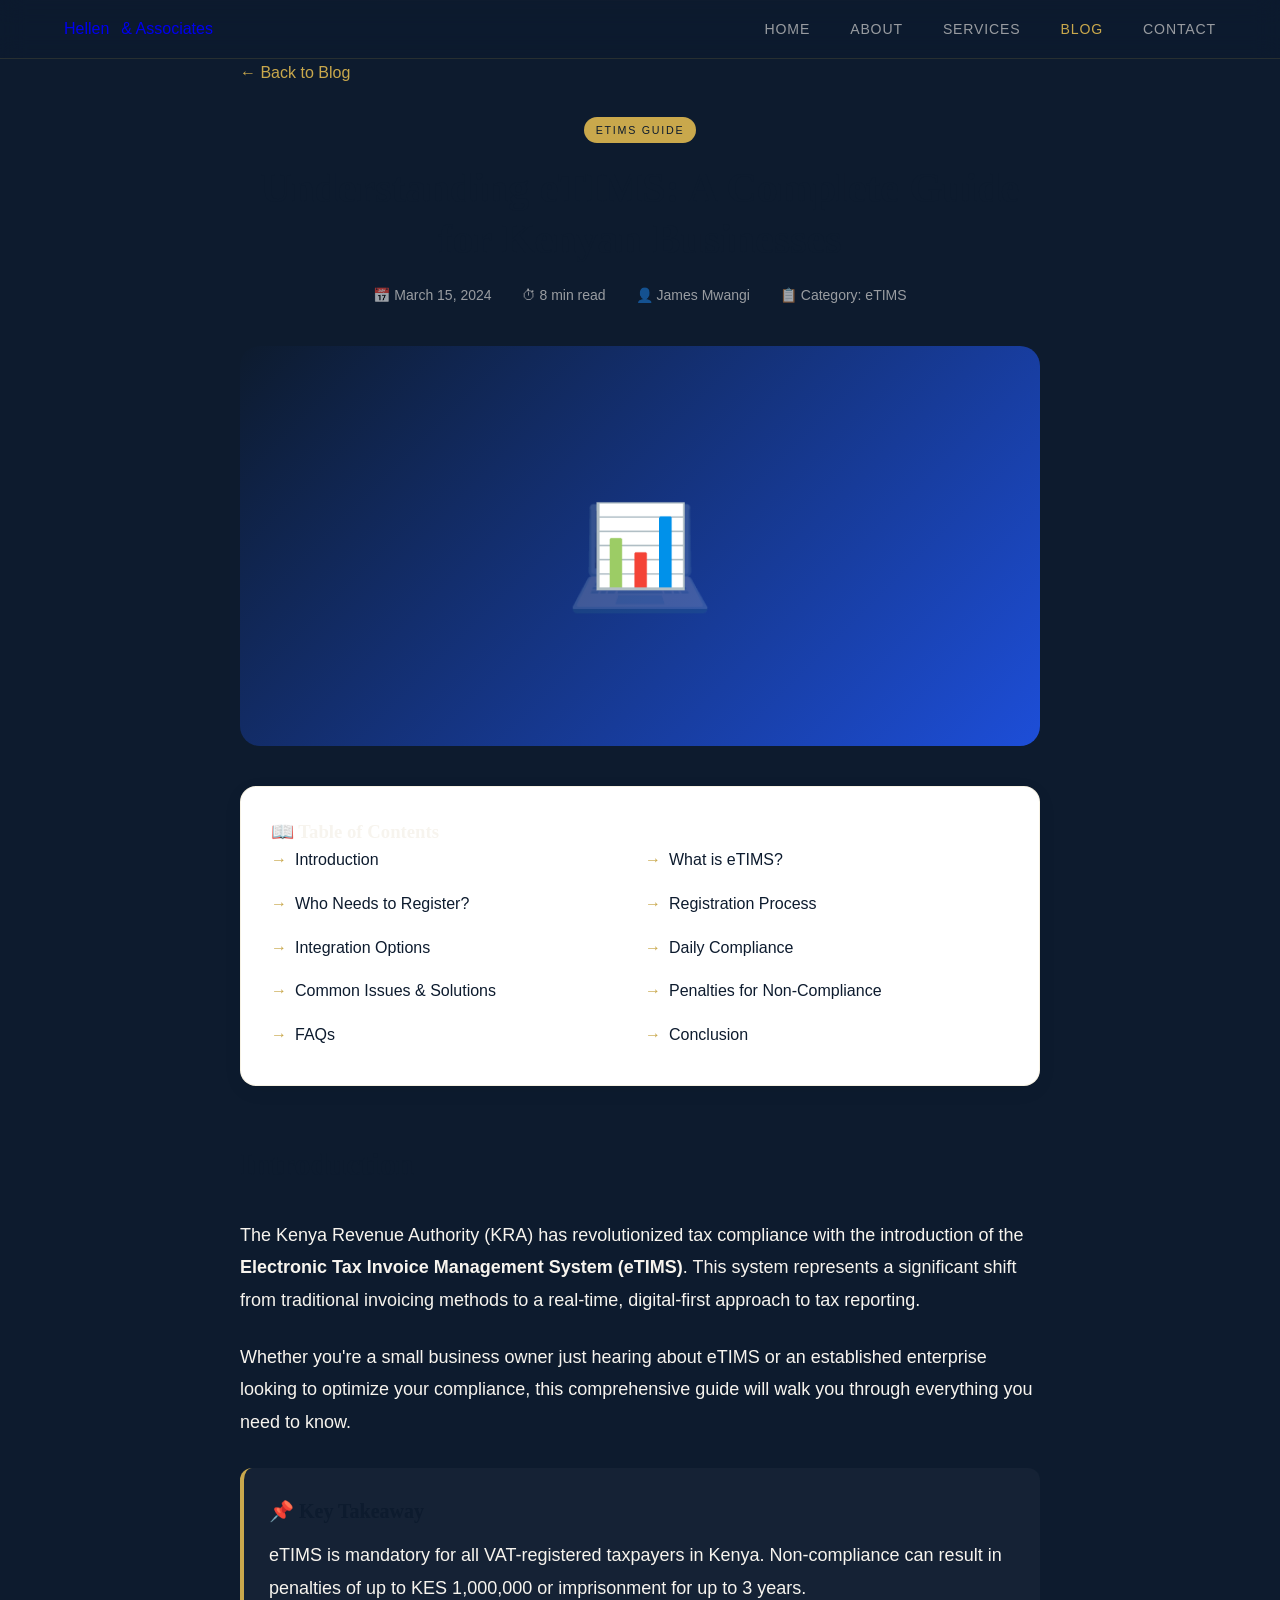
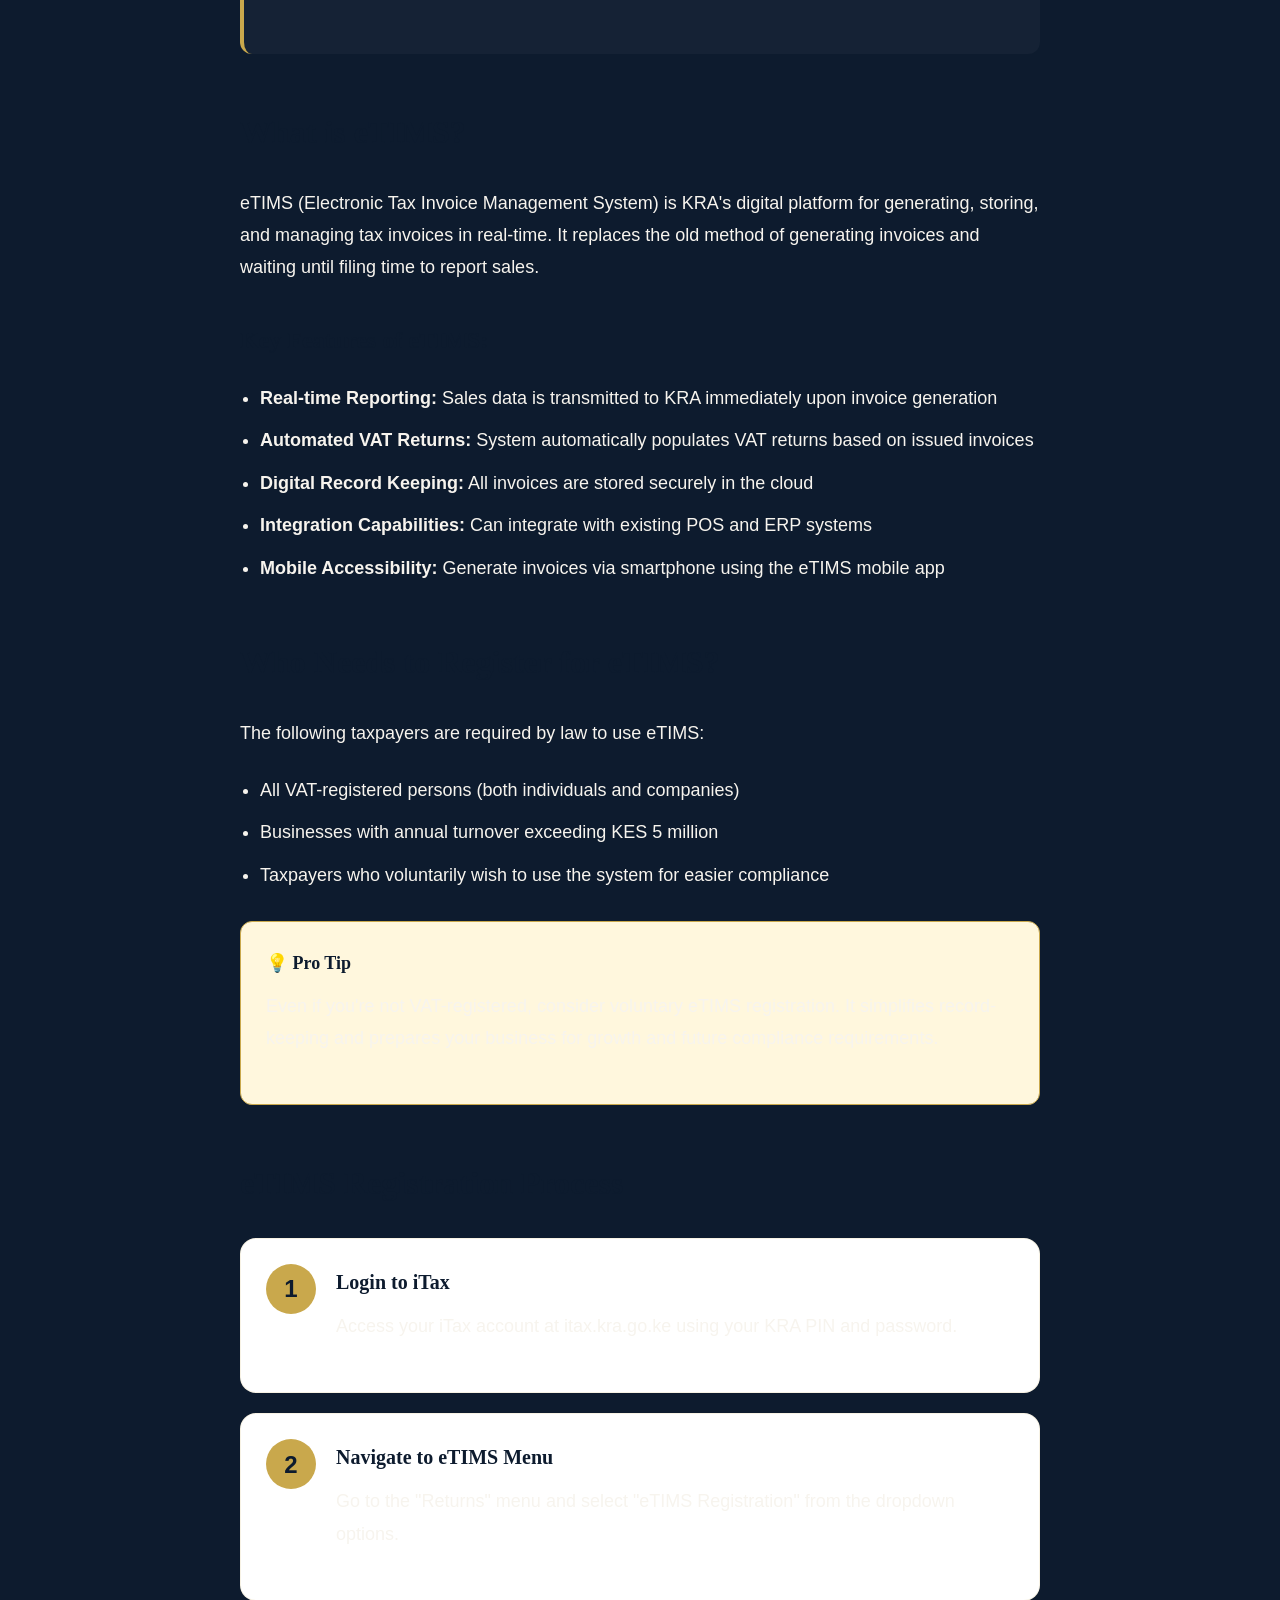
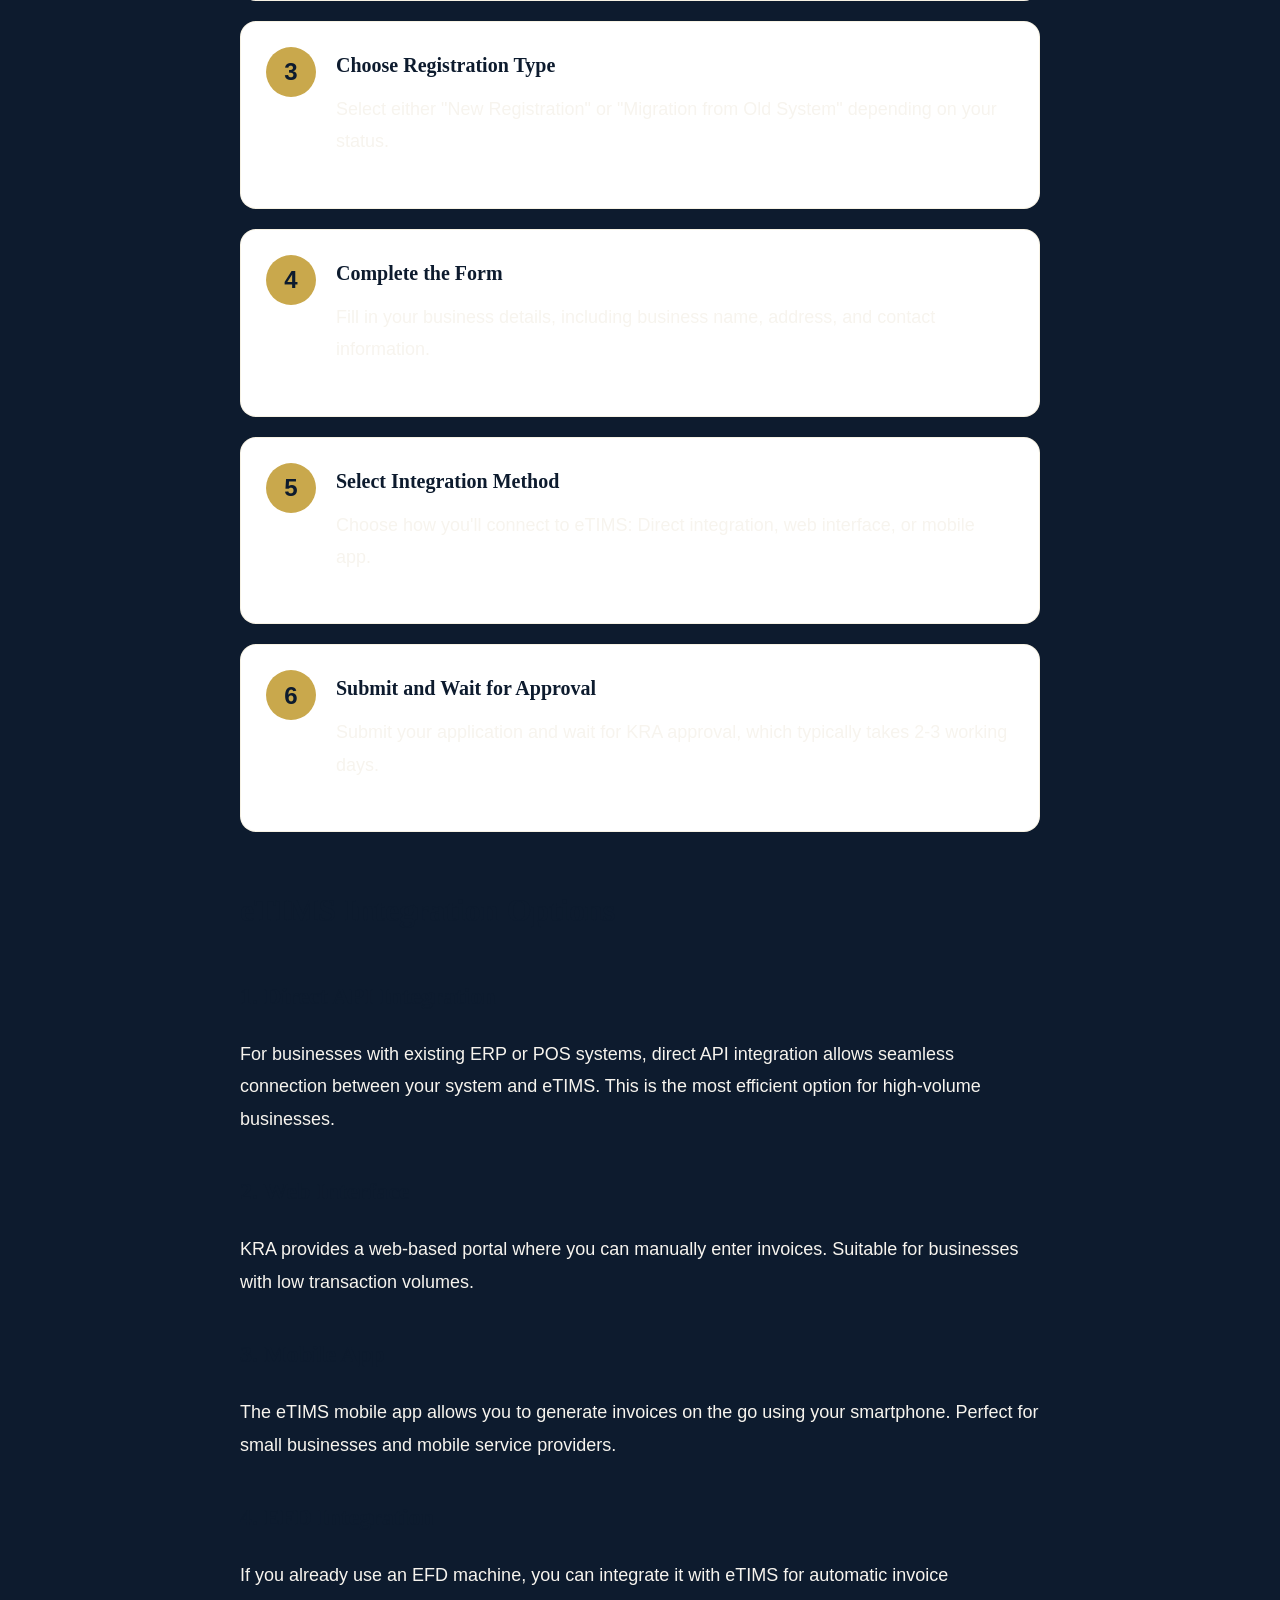
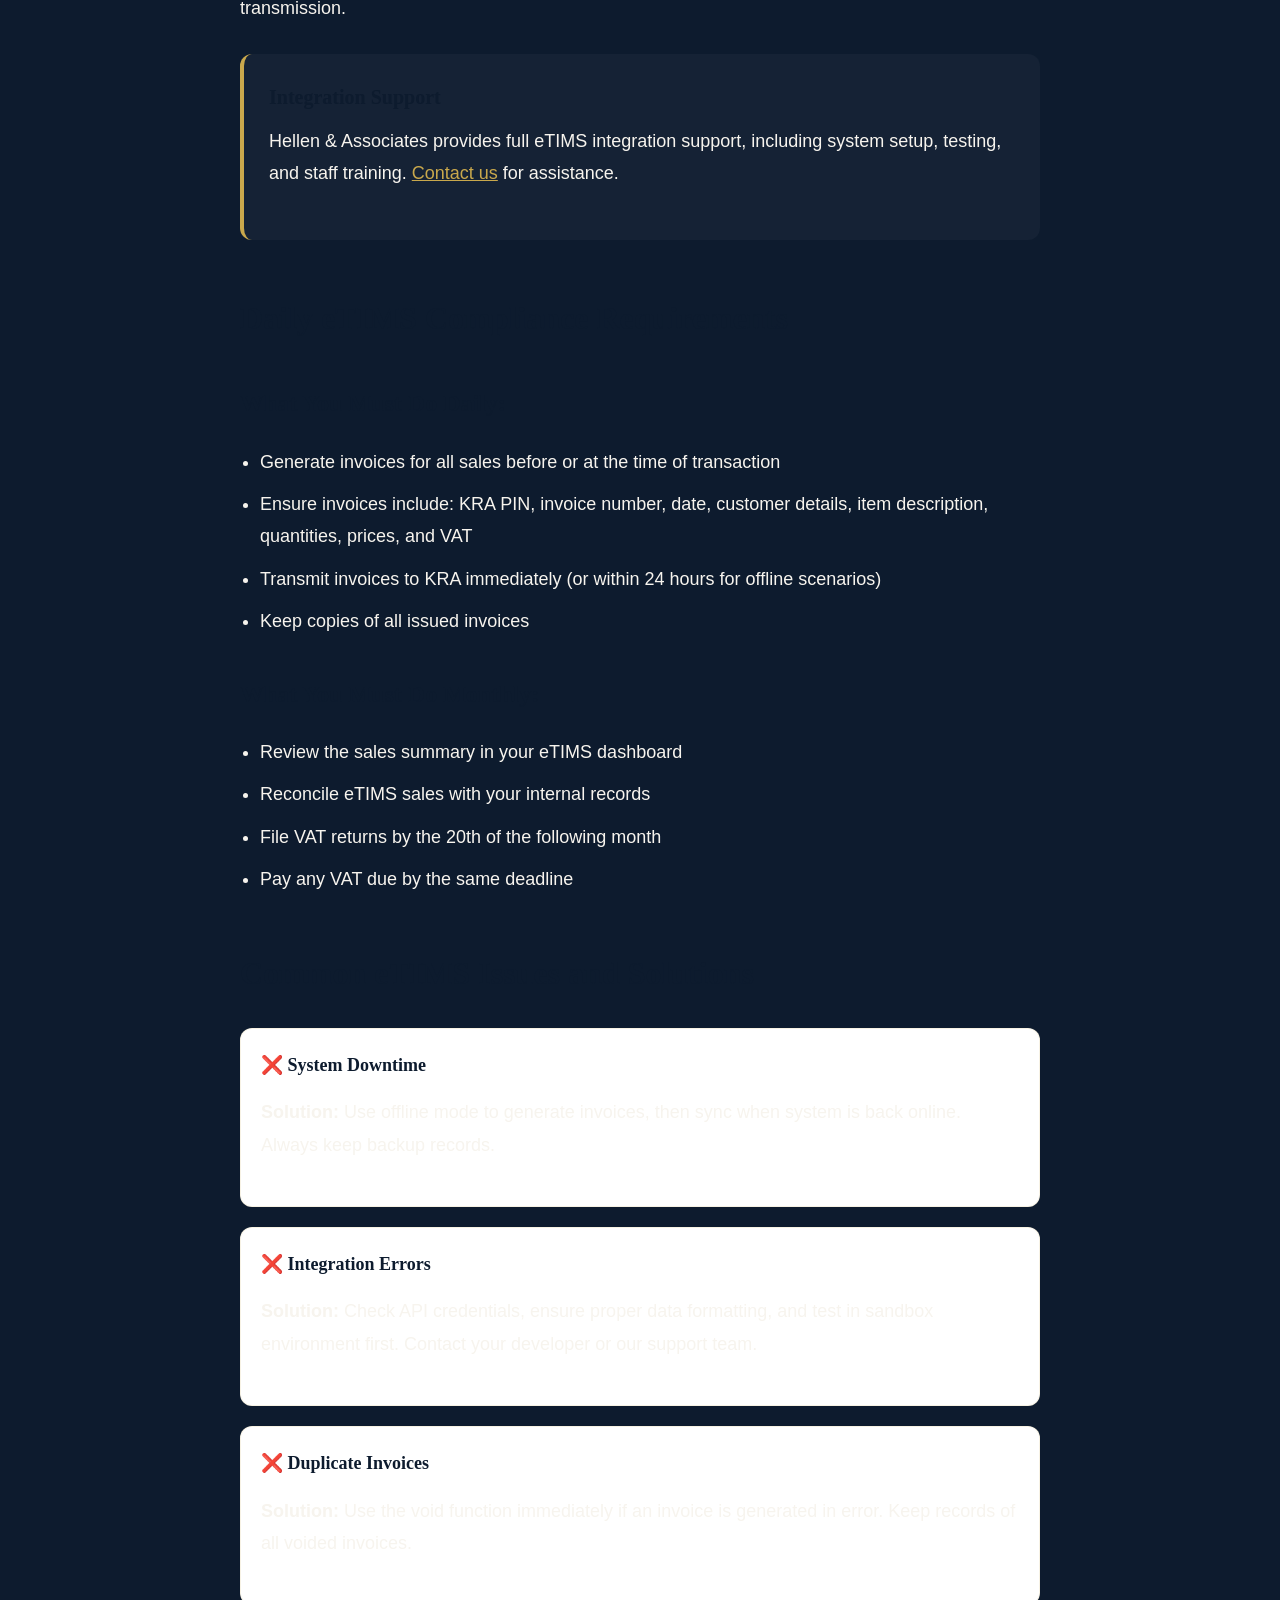
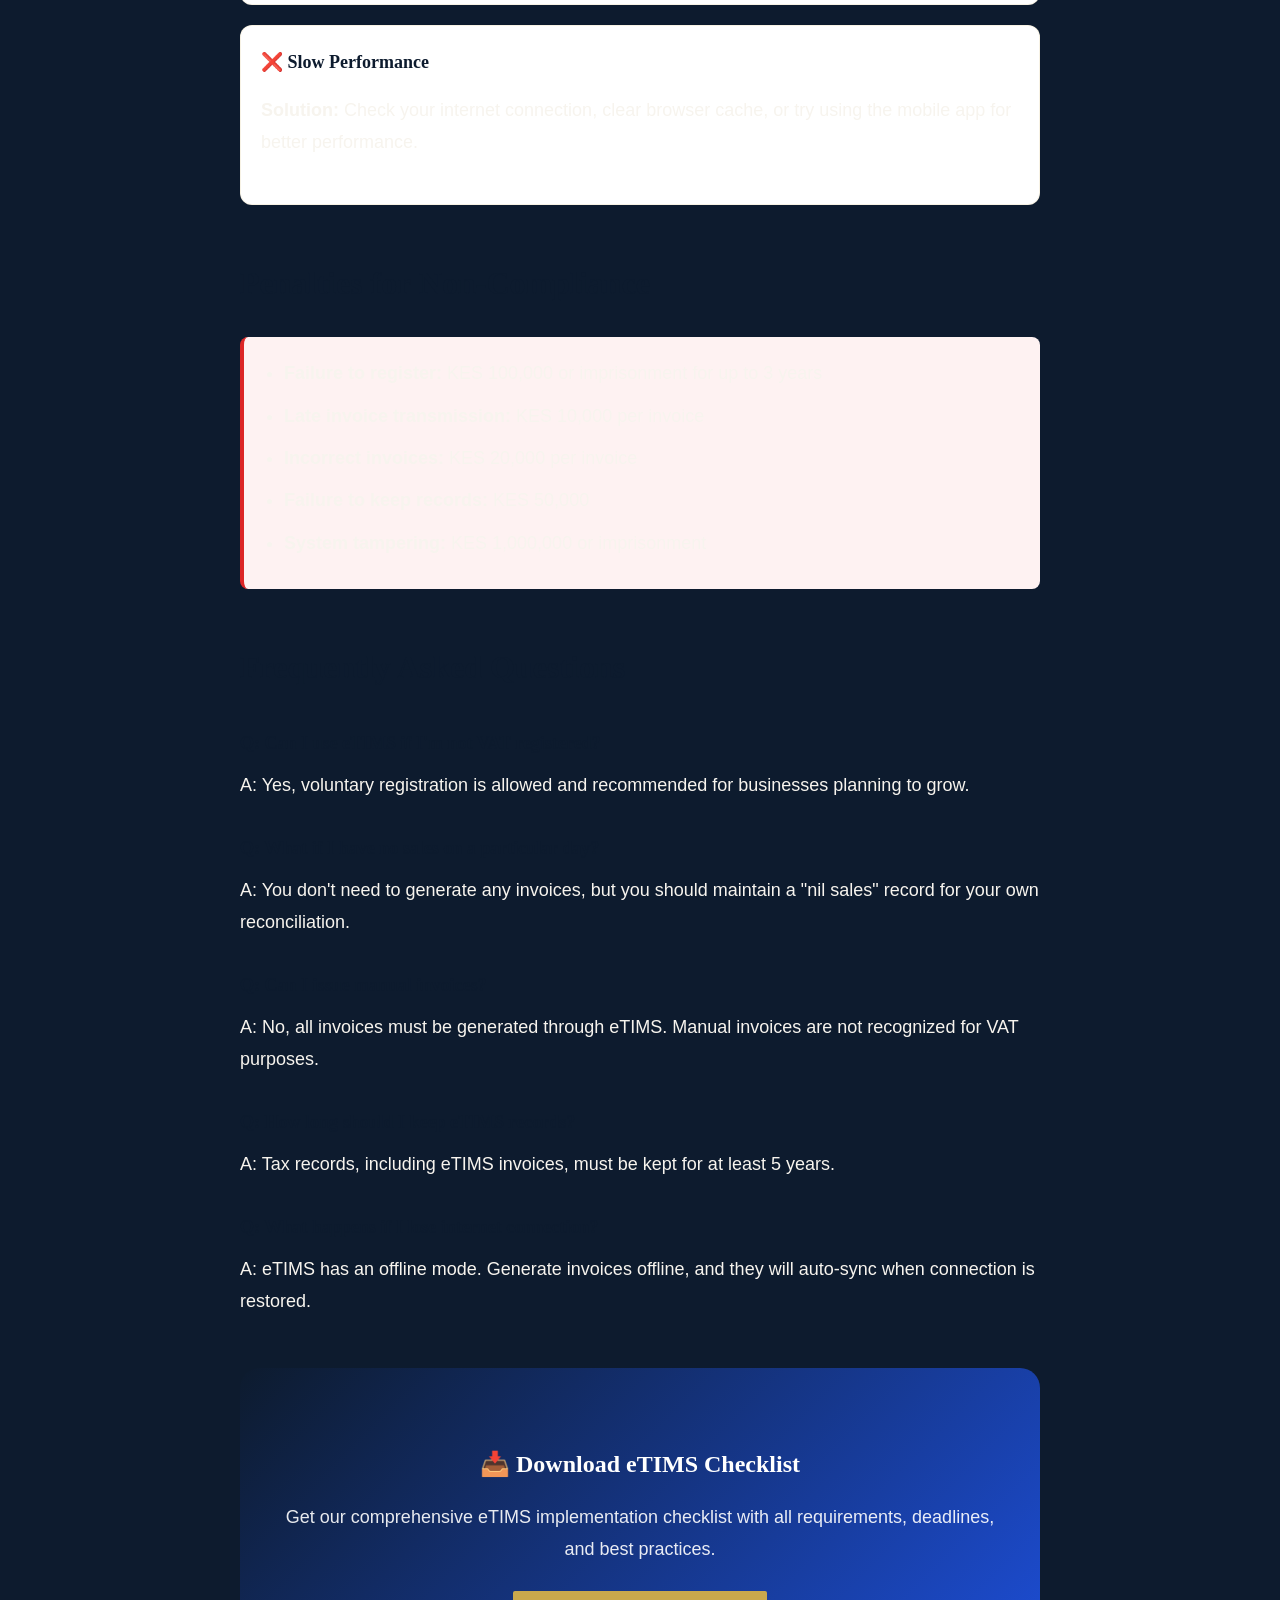
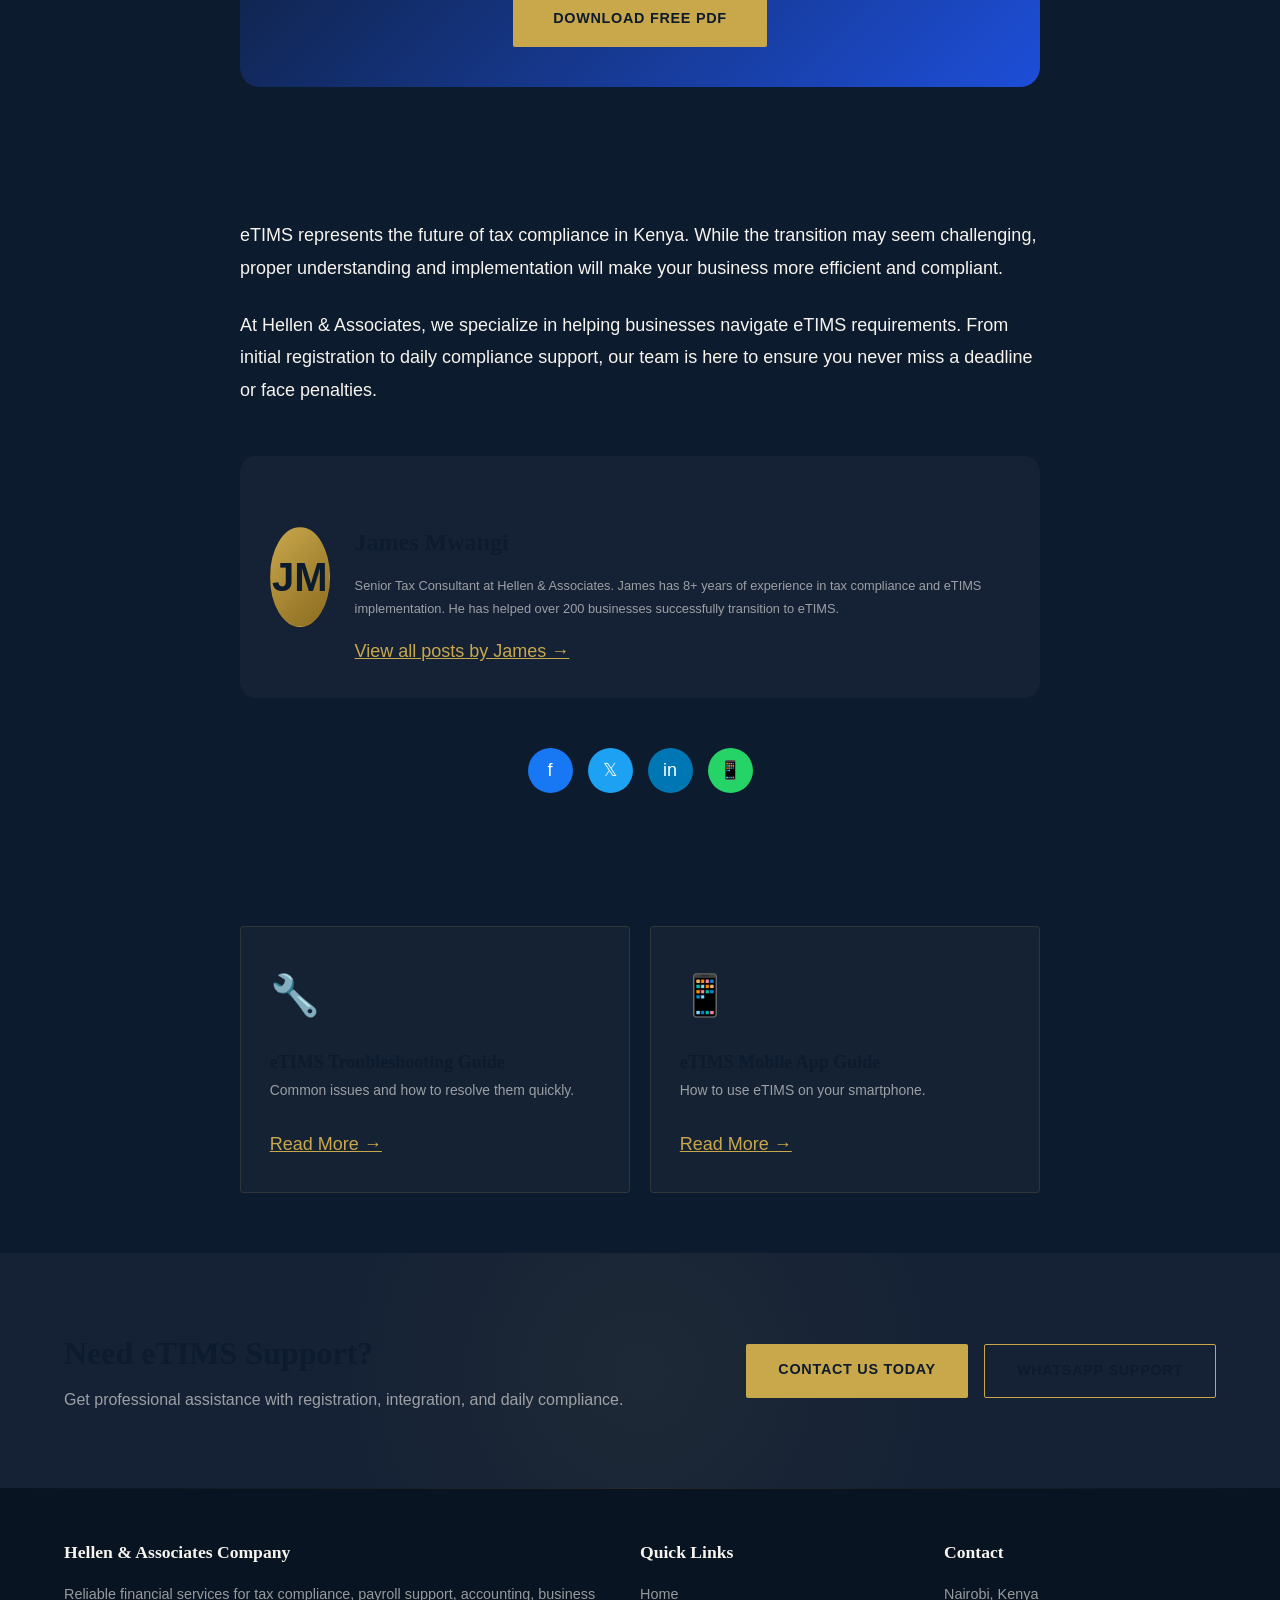
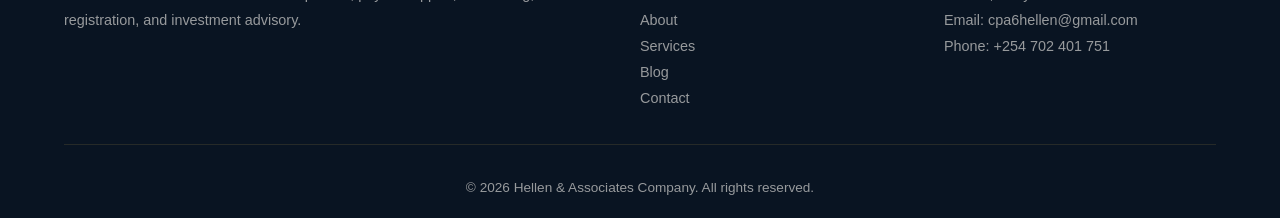
<file: blog-posts/etims-guide.html>
<!DOCTYPE html>
<html lang="en">
<head>
  <meta charset="UTF-8" />
  <meta name="viewport" content="width=device-width, initial-scale=1.0" />
  <title>Understanding eTIMS: Complete Guide for Kenyan Businesses | Hellen & Associates</title>
  <link rel="stylesheet" href="../style.css" />
  <style>
    /* Blog Post Specific Styles */
    .blog-post {
      max-width: 800px;
      margin: 0 auto;
    }
    
    .blog-header {
      text-align: center;
      margin-bottom: 40px;
    }
    
    .blog-header h1 {
      font-size: 42px;
      color: var(--navy);
      line-height: 1.2;
      margin-bottom: 20px;
    }
    
    .blog-meta {
      display: flex;
      justify-content: center;
      gap: 30px;
      color: var(--muted);
      font-size: 14px;
      margin-bottom: 30px;
    }
    
    .blog-meta span {
      display: flex;
      align-items: center;
      gap: 5px;
    }
    
    .featured-image {
      width: 100%;
      height: 400px;
      background: linear-gradient(135deg, var(--navy), #1d4ed8);
      border-radius: 20px;
      display: flex;
      align-items: center;
      justify-content: center;
      margin-bottom: 40px;
      position: relative;
      overflow: hidden;
    }
    
    .featured-image span {
      font-size: 120px;
      opacity: 0.2;
      position: absolute;
    }
    
    .featured-image .main-icon {
      font-size: 80px;
      opacity: 1;
      color: var(--gold);
      z-index: 2;
    }
    
    .blog-content {
      font-size: 18px;
      line-height: 1.8;
      color: var(--text);
    }
    
    .blog-content h2 {
      color: var(--navy);
      font-size: 32px;
      margin: 50px 0 25px;
    }
    
    .blog-content h3 {
      color: var(--navy);
      font-size: 24px;
      margin: 35px 0 20px;
    }
    
    .blog-content p {
      margin-bottom: 25px;
    }
    
    .blog-content ul, .blog-content ol {
      margin-bottom: 25px;
      padding-left: 20px;
    }
    
    .blog-content li {
      margin-bottom: 10px;
    }
    
    .info-box {
      background: var(--soft);
      border-left: 4px solid var(--gold);
      padding: 25px;
      border-radius: 12px;
      margin: 30px 0;
    }
    
    .info-box h4 {
      color: var(--navy);
      margin-bottom: 10px;
      font-size: 20px;
    }
    
    .tip-box {
      background: #fff7dd;
      border: 1px solid var(--gold);
      padding: 25px;
      border-radius: 12px;
      margin: 30px 0;
    }
    
    .tip-box h4 {
      color: var(--navy);
      margin-bottom: 10px;
      display: flex;
      align-items: center;
      gap: 10px;
    }
    
    .table-of-contents {
      background: white;
      border: 1px solid var(--border);
      border-radius: 16px;
      padding: 30px;
      margin: 30px 0;
      box-shadow: 0 5px 20px rgba(0,0,0,0.05);
    }
    
    .table-of-contents h3 {
      margin-top: 0;
    }
    
    .table-of-contents ul {
      list-style: none;
      padding: 0;
      display: grid;
      grid-template-columns: repeat(2, 1fr);
      gap: 10px;
    }
    
    .table-of-contents li {
      margin-bottom: 8px;
    }
    
    .table-of-contents a {
      color: var(--navy);
      text-decoration: none;
      display: flex;
      align-items: center;
      gap: 8px;
    }
    
    .table-of-contents a:hover {
      color: var(--gold);
    }
    
    .table-of-contents a:before {
      content: "→";
      color: var(--gold);
    }
    
    .step-card {
      background: white;
      border: 1px solid var(--border);
      border-radius: 16px;
      padding: 25px;
      margin: 20px 0;
      display: flex;
      gap: 20px;
      align-items: flex-start;
    }
    
    .step-number {
      width: 50px;
      height: 50px;
      background: var(--gold);
      border-radius: 50%;
      display: flex;
      align-items: center;
      justify-content: center;
      font-size: 24px;
      font-weight: bold;
      color: var(--navy);
      flex-shrink: 0;
    }
    
    .step-content {
      flex: 1;
    }
    
    .step-content h4 {
      color: var(--navy);
      margin-bottom: 10px;
      font-size: 20px;
    }
    
    .download-card {
      background: linear-gradient(135deg, var(--navy), #1d4ed8);
      color: white;
      padding: 40px;
      border-radius: 20px;
      text-align: center;
      margin: 50px 0;
    }
    
    .download-card h3 {
      color: white;
      margin-bottom: 15px;
    }
    
    .download-card p {
      color: rgba(255,255,255,0.9);
      margin-bottom: 25px;
    }
    
    .author-bio {
      background: var(--soft);
      border-radius: 16px;
      padding: 30px;
      margin: 50px 0;
      display: flex;
      gap: 25px;
      align-items: center;
    }
    
    .author-avatar {
      width: 100px;
      height: 100px;
      background: linear-gradient(135deg, var(--gold), var(--gold-dark));
      border-radius: 50%;
      display: flex;
      align-items: center;
      justify-content: center;
      font-size: 40px;
      font-weight: bold;
      color: var(--navy);
    }
    
    .author-info h3 {
      margin-bottom: 10px;
    }
    
    .author-info p {
      color: var(--muted);
      margin-bottom: 15px;
    }
    
    .share-buttons {
      display: flex;
      gap: 15px;
      justify-content: center;
      margin: 40px 0;
    }
    
    .share-btn {
      width: 45px;
      height: 45px;
      border-radius: 50%;
      display: flex;
      align-items: center;
      justify-content: center;
      color: white;
      text-decoration: none;
      transition: transform 0.2s ease;
    }
    
    .share-btn:hover {
      transform: translateY(-3px);
    }
    
    .share-btn.facebook { background: #1877f2; }
    .share-btn.twitter { background: #1da1f2; }
    .share-btn.linkedin { background: #0077b5; }
    .share-btn.whatsapp { background: #25D366; }
    
    .related-posts {
      margin-top: 60px;
    }
    
    .related-posts h3 {
      margin-bottom: 30px;
    }
    
    @media (max-width: 768px) {
      .blog-header h1 {
        font-size: 32px;
      }
      
      .blog-meta {
        flex-wrap: wrap;
        gap: 15px;
      }
      
      .table-of-contents ul {
        grid-template-columns: 1fr;
      }
      
      .step-card {
        flex-direction: column;
      }
      
      .author-bio {
        flex-direction: column;
        text-align: center;
      }
      
      .featured-image {
        height: 250px;
      }
    }
  </style>
</head>
<body>

  <header class="navbar">
    <div class="container nav-wrap">
      <a href="../index.html" class="brand">Hellen <span>& Associates</span></a>

      <nav class="nav-links" id="navLinks">
        <a href="../index.html">Home</a>
        <a href="../about.html">About</a>
        <a href="../services.html">Services</a>
        <a href="../blog.html" class="active">Blog</a>
        <a href="../contact.html">Contact</a>
      </nav>

      <div class="menu-btn" onclick="toggleMenu()">☰</div>
    </div>
  </header>

  <!-- Blog Post Content -->
  <section class="section" style="padding: 60px 0;">
    <div class="container blog-post">
      
      <!-- Back to Blog -->
      <a href="../blog.html" style="display: inline-flex; align-items: center; gap: 8px; color: var(--gold); margin-bottom: 30px; text-decoration: none;">
        ← Back to Blog
      </a>

      <!-- Blog Header -->
      <div class="blog-header">
        <span class="badge" style="background: var(--gold); color: var(--navy); margin-bottom: 20px;">eTIMS Guide</span>
        <h1>Understanding eTIMS: A Complete Guide for Kenyan Businesses</h1>
        
        <div class="blog-meta">
          <span>📅 March 15, 2024</span>
          <span>⏱ 8 min read</span>
          <span>👤 James Mwangi</span>
          <span>📋 Category: eTIMS</span>
        </div>
      </div>

      <!-- Featured Image -->
      <div class="featured-image">
        <span>💻</span>
        <span class="main-icon">📊</span>
      </div>

      <!-- Table of Contents -->
      <div class="table-of-contents">
        <h3>📖 Table of Contents</h3>
        <ul>
          <li><a href="#introduction">Introduction</a></li>
          <li><a href="#what-is-etims">What is eTIMS?</a></li>
          <li><a href="#who-needs-etims">Who Needs to Register?</a></li>
          <li><a href="#registration-process">Registration Process</a></li>
          <li><a href="#integration">Integration Options</a></li>
          <li><a href="#compliance">Daily Compliance</a></li>
          <li><a href="#common-issues">Common Issues & Solutions</a></li>
          <li><a href="#penalties">Penalties for Non-Compliance</a></li>
          <li><a href="#faqs">FAQs</a></li>
          <li><a href="#conclusion">Conclusion</a></li>
        </ul>
      </div>

      <!-- Blog Content -->
      <div class="blog-content">
        
        <section id="introduction">
          <h2>Introduction</h2>
          <p>
            The Kenya Revenue Authority (KRA) has revolutionized tax compliance with the introduction of the 
            <strong>Electronic Tax Invoice Management System (eTIMS)</strong>. This system represents a significant 
            shift from traditional invoicing methods to a real-time, digital-first approach to tax reporting.
          </p>
          <p>
            Whether you're a small business owner just hearing about eTIMS or an established enterprise looking 
            to optimize your compliance, this comprehensive guide will walk you through everything you need to know.
          </p>
        </section>

        <div class="info-box">
          <h4>📌 Key Takeaway</h4>
          <p>eTIMS is mandatory for all VAT-registered taxpayers in Kenya. Non-compliance can result in penalties of up to KES 1,000,000 or imprisonment for up to 3 years.</p>
        </div>

        <section id="what-is-etims">
          <h2>What is eTIMS?</h2>
          <p>
            eTIMS (Electronic Tax Invoice Management System) is KRA's digital platform for generating, storing, 
            and managing tax invoices in real-time. It replaces the old method of generating invoices and waiting 
            until filing time to report sales.
          </p>
          
          <h3>Key Features of eTIMS:</h3>
          <ul>
            <li><strong>Real-time Reporting:</strong> Sales data is transmitted to KRA immediately upon invoice generation</li>
            <li><strong>Automated VAT Returns:</strong> System automatically populates VAT returns based on issued invoices</li>
            <li><strong>Digital Record Keeping:</strong> All invoices are stored securely in the cloud</li>
            <li><strong>Integration Capabilities:</strong> Can integrate with existing POS and ERP systems</li>
            <li><strong>Mobile Accessibility:</strong> Generate invoices via smartphone using the eTIMS mobile app</li>
          </ul>
        </section>

        <section id="who-needs-etims">
          <h2>Who Needs to Register for eTIMS?</h2>
          <p>The following taxpayers are required by law to use eTIMS:</p>
          
          <ul>
            <li>All VAT-registered persons (both individuals and companies)</li>
            <li>Businesses with annual turnover exceeding KES 5 million</li>
            <li>Taxpayers who voluntarily wish to use the system for easier compliance</li>
          </ul>

          <div class="tip-box">
            <h4>💡 Pro Tip</h4>
            <p>Even if you're not VAT-registered, consider voluntary eTIMS registration. It simplifies record-keeping and prepares your business for growth and future compliance requirements.</p>
          </div>
        </section>

        <section id="registration-process">
          <h2>eTIMS Registration Process</h2>
          
          <div class="step-card">
            <div class="step-number">1</div>
            <div class="step-content">
              <h4>Login to iTax</h4>
              <p>Access your iTax account at itax.kra.go.ke using your KRA PIN and password.</p>
            </div>
          </div>

          <div class="step-card">
            <div class="step-number">2</div>
            <div class="step-content">
              <h4>Navigate to eTIMS Menu</h4>
              <p>Go to the "Returns" menu and select "eTIMS Registration" from the dropdown options.</p>
            </div>
          </div>

          <div class="step-card">
            <div class="step-number">3</div>
            <div class="step-content">
              <h4>Choose Registration Type</h4>
              <p>Select either "New Registration" or "Migration from Old System" depending on your status.</p>
            </div>
          </div>

          <div class="step-card">
            <div class="step-number">4</div>
            <div class="step-content">
              <h4>Complete the Form</h4>
              <p>Fill in your business details, including business name, address, and contact information.</p>
            </div>
          </div>

          <div class="step-card">
            <div class="step-number">5</div>
            <div class="step-content">
              <h4>Select Integration Method</h4>
              <p>Choose how you'll connect to eTIMS: Direct integration, web interface, or mobile app.</p>
            </div>
          </div>

          <div class="step-card">
            <div class="step-number">6</div>
            <div class="step-content">
              <h4>Submit and Wait for Approval</h4>
              <p>Submit your application and wait for KRA approval, which typically takes 2-3 working days.</p>
            </div>
          </div>
        </section>

        <section id="integration">
          <h2>eTIMS Integration Options</h2>
          
          <h3>1. Direct API Integration</h3>
          <p>For businesses with existing ERP or POS systems, direct API integration allows seamless connection between your system and eTIMS. This is the most efficient option for high-volume businesses.</p>
          
          <h3>2. Web Interface</h3>
          <p>KRA provides a web-based portal where you can manually enter invoices. Suitable for businesses with low transaction volumes.</p>
          
          <h3>3. Mobile App</h3>
          <p>The eTIMS mobile app allows you to generate invoices on the go using your smartphone. Perfect for small businesses and mobile service providers.</p>
          
          <h3>4. EFD Integration</h3>
          <p>If you already use an EFD machine, you can integrate it with eTIMS for automatic invoice transmission.</p>

          <div class="info-box">
            <h4>Integration Support</h4>
            <p>Hellen & Associates provides full eTIMS integration support, including system setup, testing, and staff training. <a href="../contact.html?service=etims" style="color: var(--gold);">Contact us</a> for assistance.</p>
          </div>
        </section>

        <section id="compliance">
          <h2>Daily eTIMS Compliance Requirements</h2>
          
          <h3>What You Must Do Daily:</h3>
          <ul>
            <li>Generate invoices for all sales before or at the time of transaction</li>
            <li>Ensure invoices include: KRA PIN, invoice number, date, customer details, item description, quantities, prices, and VAT</li>
            <li>Transmit invoices to KRA immediately (or within 24 hours for offline scenarios)</li>
            <li>Keep copies of all issued invoices</li>
          </ul>

          <h3>What You Must Do Monthly:</h3>
          <ul>
            <li>Review the sales summary in your eTIMS dashboard</li>
            <li>Reconcile eTIMS sales with your internal records</li>
            <li>File VAT returns by the 20th of the following month</li>
            <li>Pay any VAT due by the same deadline</li>
          </ul>
        </section>

        <section id="common-issues">
          <h2>Common eTIMS Issues and Solutions</h2>
          
          <div style="background: white; border: 1px solid var(--border); border-radius: 12px; padding: 20px; margin: 20px 0;">
            <h4 style="color: var(--navy); margin-bottom: 15px;">❌ System Downtime</h4>
            <p><strong>Solution:</strong> Use offline mode to generate invoices, then sync when system is back online. Always keep backup records.</p>
          </div>

          <div style="background: white; border: 1px solid var(--border); border-radius: 12px; padding: 20px; margin: 20px 0;">
            <h4 style="color: var(--navy); margin-bottom: 15px;">❌ Integration Errors</h4>
            <p><strong>Solution:</strong> Check API credentials, ensure proper data formatting, and test in sandbox environment first. Contact your developer or our support team.</p>
          </div>

          <div style="background: white; border: 1px solid var(--border); border-radius: 12px; padding: 20px; margin: 20px 0;">
            <h4 style="color: var(--navy); margin-bottom: 15px;">❌ Duplicate Invoices</h4>
            <p><strong>Solution:</strong> Use the void function immediately if an invoice is generated in error. Keep records of all voided invoices.</p>
          </div>

          <div style="background: white; border: 1px solid var(--border); border-radius: 12px; padding: 20px; margin: 20px 0;">
            <h4 style="color: var(--navy); margin-bottom: 15px;">❌ Slow Performance</h4>
            <p><strong>Solution:</strong> Check your internet connection, clear browser cache, or try using the mobile app for better performance.</p>
          </div>
        </section>

        <section id="penalties">
          <h2>Penalties for Non-Compliance</h2>
          
          <div style="background: #fef2f2; border-left: 4px solid #dc2626; padding: 20px; border-radius: 8px; margin: 20px 0;">
            <ul style="margin: 0;">
              <li><strong>Failure to register:</strong> KES 100,000 or imprisonment for up to 3 years</li>
              <li><strong>Late invoice transmission:</strong> KES 10,000 per invoice</li>
              <li><strong>Incorrect invoices:</strong> KES 20,000 per invoice</li>
              <li><strong>Failure to keep records:</strong> KES 50,000</li>
              <li><strong>System tampering:</strong> KES 1,000,000 or imprisonment</li>
            </ul>
          </div>
        </section>

        <section id="faqs">
          <h2>Frequently Asked Questions</h2>
          
          <div style="margin: 30px 0;">
            <h4 style="color: var(--navy); margin-bottom: 10px;">Q: Can I use eTIMS if I'm not VAT registered?</h4>
            <p>A: Yes, voluntary registration is allowed and recommended for businesses planning to grow.</p>
          </div>

          <div style="margin: 30px 0;">
            <h4 style="color: var(--navy); margin-bottom: 10px;">Q: What if I have no sales on a particular day?</h4>
            <p>A: You don't need to generate any invoices, but you should maintain a "nil sales" record for your own reconciliation.</p>
          </div>

          <div style="margin: 30px 0;">
            <h4 style="color: var(--navy); margin-bottom: 10px;">Q: Can I issue manual invoices?</h4>
            <p>A: No, all invoices must be generated through eTIMS. Manual invoices are not recognized for VAT purposes.</p>
          </div>

          <div style="margin: 30px 0;">
            <h4 style="color: var(--navy); margin-bottom: 10px;">Q: How long should I keep eTIMS records?</h4>
            <p>A: Tax records, including eTIMS invoices, must be kept for at least 5 years.</p>
          </div>

          <div style="margin: 30px 0;">
            <h4 style="color: var(--navy); margin-bottom: 10px;">Q: What happens if I lose internet connection?</h4>
            <p>A: eTIMS has an offline mode. Generate invoices offline, and they will auto-sync when connection is restored.</p>
          </div>
        </section>

        <!-- Download Resource -->
        <div class="download-card">
          <h3>📥 Download eTIMS Checklist</h3>
          <p>Get our comprehensive eTIMS implementation checklist with all requirements, deadlines, and best practices.</p>
          <a href="#" class="btn primary" style="background: var(--gold); color: var(--navy); padding: 15px 40px;">Download Free PDF</a>
        </div>

        <section id="conclusion">
          <h2>Conclusion</h2>
          <p>
            eTIMS represents the future of tax compliance in Kenya. While the transition may seem challenging, 
            proper understanding and implementation will make your business more efficient and compliant.
          </p>
          <p>
            At Hellen & Associates, we specialize in helping businesses navigate eTIMS requirements. From initial 
            registration to daily compliance support, our team is here to ensure you never miss a deadline or face penalties.
          </p>
        </section>

        <!-- Author Bio -->
        <div class="author-bio">
          <div class="author-avatar">JM</div>
          <div class="author-info">
            <h3 style="color: var(--navy);">James Mwangi</h3>
            <p>Senior Tax Consultant at Hellen & Associates. James has 8+ years of experience in tax compliance and eTIMS implementation. He has helped over 200 businesses successfully transition to eTIMS.</p>
            <a href="#" style="color: var(--gold);">View all posts by James →</a>
          </div>
        </div>

        <!-- Share Buttons -->
        <div class="share-buttons">
          <a href="#" class="share-btn facebook">f</a>
          <a href="#" class="share-btn twitter">𝕏</a>
          <a href="#" class="share-btn linkedin">in</a>
          <a href="#" class="share-btn whatsapp">📱</a>
        </div>

        <!-- Related Posts -->
        <div class="related-posts">
          <h3 style="color: var(--navy);">You Might Also Like</h3>
          <div style="display: grid; grid-template-columns: repeat(2, 1fr); gap: 20px;">
            
            <div class="card">
              <div style="font-size: 40px; margin-bottom: 15px;">🔧</div>
              <h4 style="color: var(--navy);">eTIMS Troubleshooting Guide</h4>
              <p style="color: var(--muted);">Common issues and how to resolve them quickly.</p>
              <a href="etims-troubleshooting.html" style="color: var(--gold);">Read More →</a>
            </div>

            <div class="card">
              <div style="font-size: 40px; margin-bottom: 15px;">📱</div>
              <h4 style="color: var(--navy);">eTIMS Mobile App Guide</h4>
              <p style="color: var(--muted);">How to use eTIMS on your smartphone.</p>
              <a href="etims-mobile.html" style="color: var(--gold);">Read More →</a>
            </div>
          </div>
        </div>
      </div>
    </div>
  </section>

  <!-- CTA Section -->
  <section class="section cta" style="background: var(--soft);">
    <div class="container cta-wrap">
      <div>
        <h2 style="color: var(--navy);">Need eTIMS Support?</h2>
        <p>Get professional assistance with registration, integration, and daily compliance.</p>
      </div>
      <div class="btn-row">
        <a href="../contact.html?service=etims" class="btn primary" style="background: var(--gold); color: var(--navy);">Contact Us Today</a>
        <a href="https://wa.me/254702401751" class="btn outline" style="border-color: var(--gold); color: var(--navy);">WhatsApp Support</a>
      </div>
    </div>
  </section>

  <footer class="footer">
    <div class="container footer-grid">
      <div>
        <h3>Hellen & Associates Company</h3>
        <p>
          Reliable financial services for tax compliance, payroll support, accounting, business registration,
          and investment advisory.
        </p>
      </div>

      <div>
        <h3>Quick Links</h3>
        <p><a href="../index.html">Home</a></p>
        <p><a href="../about.html">About</a></p>
        <p><a href="../services.html">Services</a></p>
        <p><a href="../blog.html">Blog</a></p>
        <p><a href="../contact.html">Contact</a></p>
      </div>

      <div>
        <h3>Contact</h3>
        <p>Nairobi, Kenya</p>
        <p>Email: cpa6hellen@gmail.com</p>
        <p>Phone: +254 702 401 751</p>
      </div>
    </div>

    <div class="container copy">
      © <span id="year"></span> Hellen & Associates Company. All rights reserved.
    </div>
  </footer>

  <script src="../script.js"></script>
  <script>
    document.getElementById("year").textContent = new Date().getFullYear();
    
    // Smooth scroll for table of contents
    document.querySelectorAll('.table-of-contents a').forEach(anchor => {
      anchor.addEventListener('click', function(e) {
        e.preventDefault();
        const target = document.querySelector(this.getAttribute('href'));
        if (target) {
          target.scrollIntoView({ behavior: 'smooth' });
        }
      });
    });
  </script>
</body>
</html>
</file>
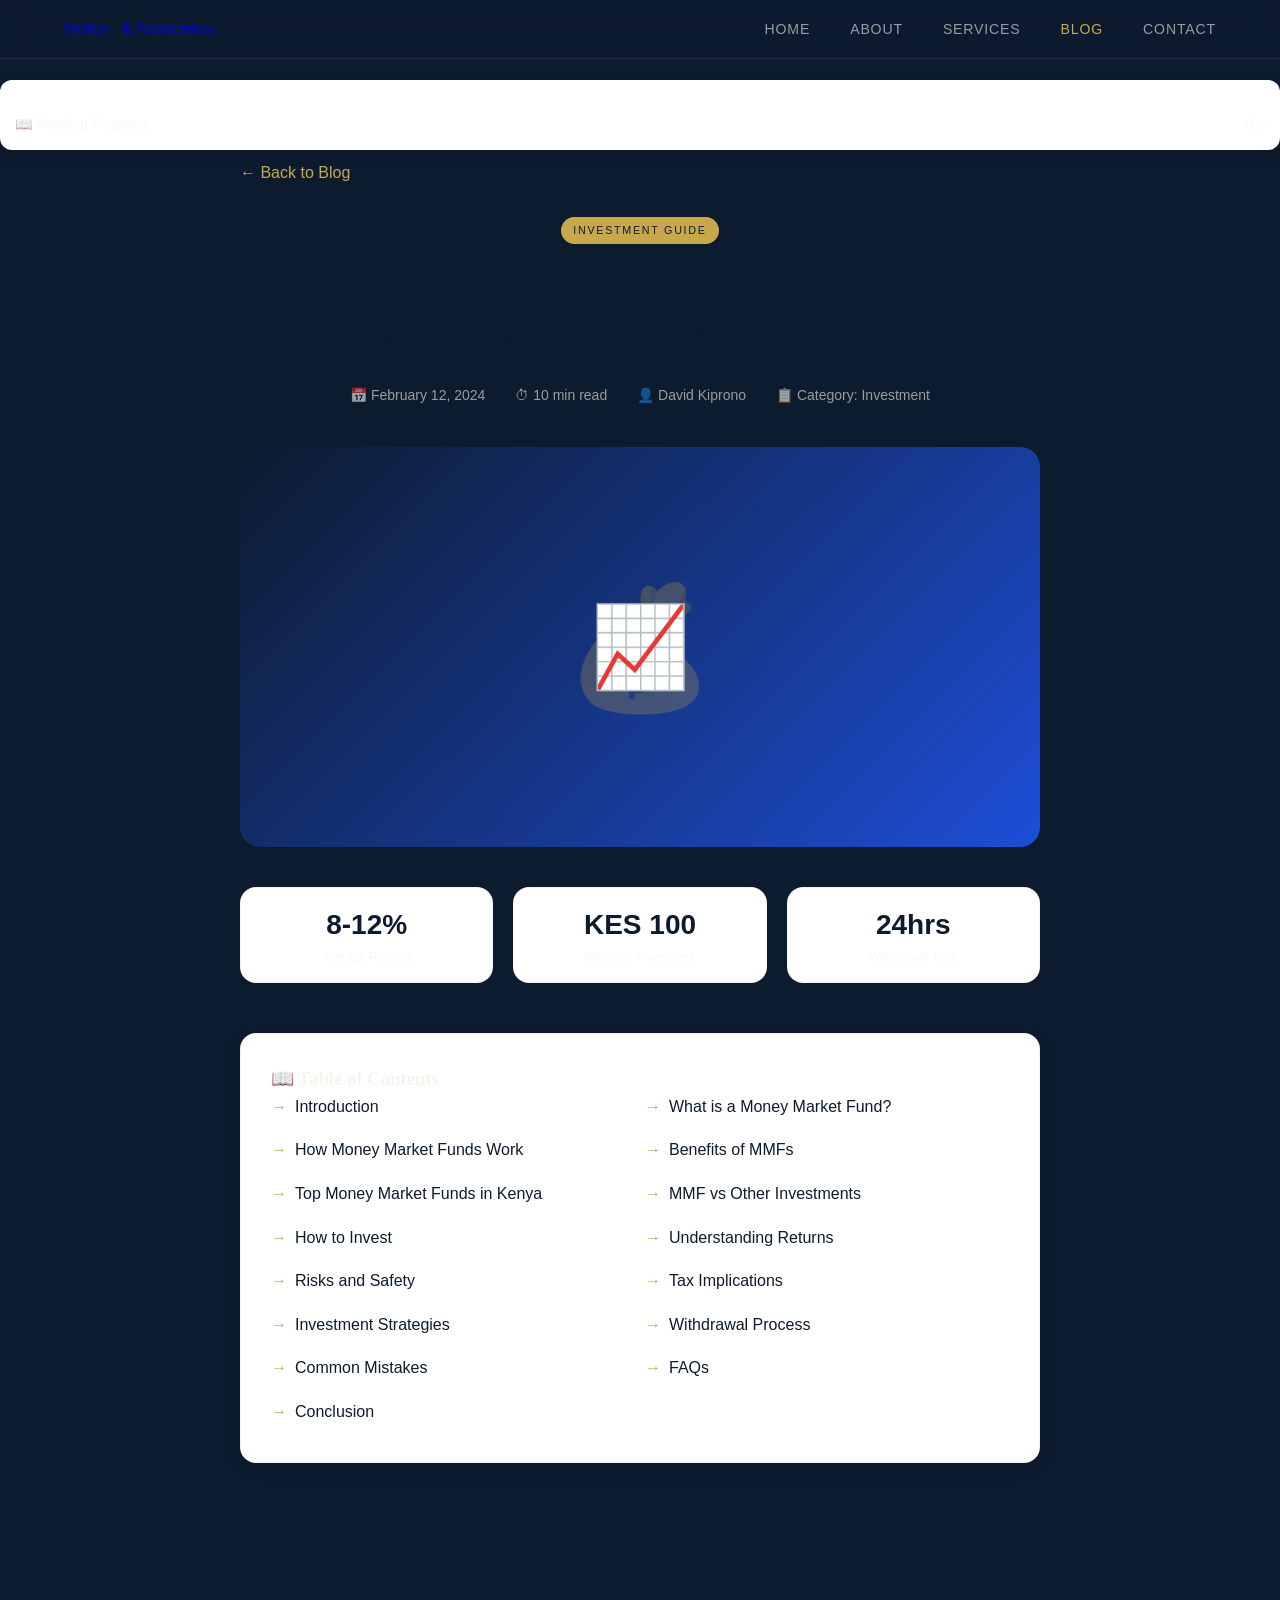
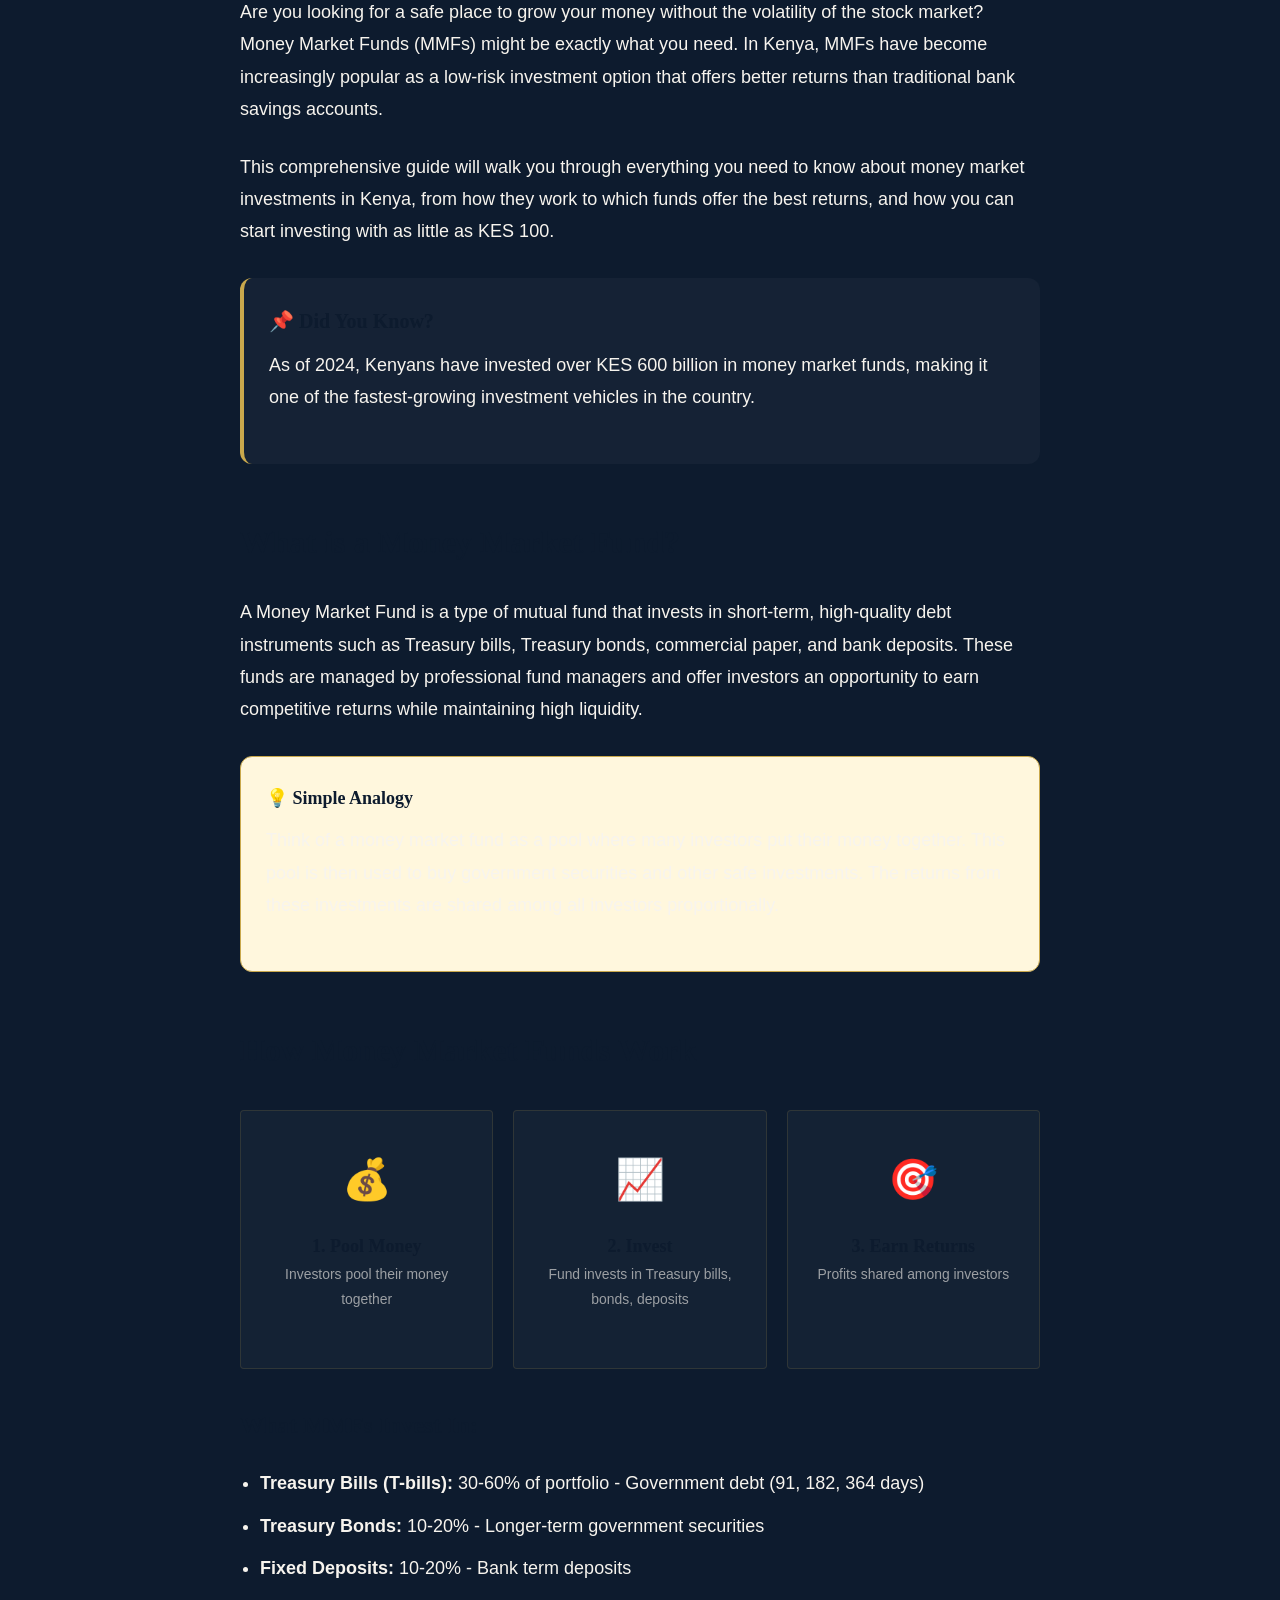
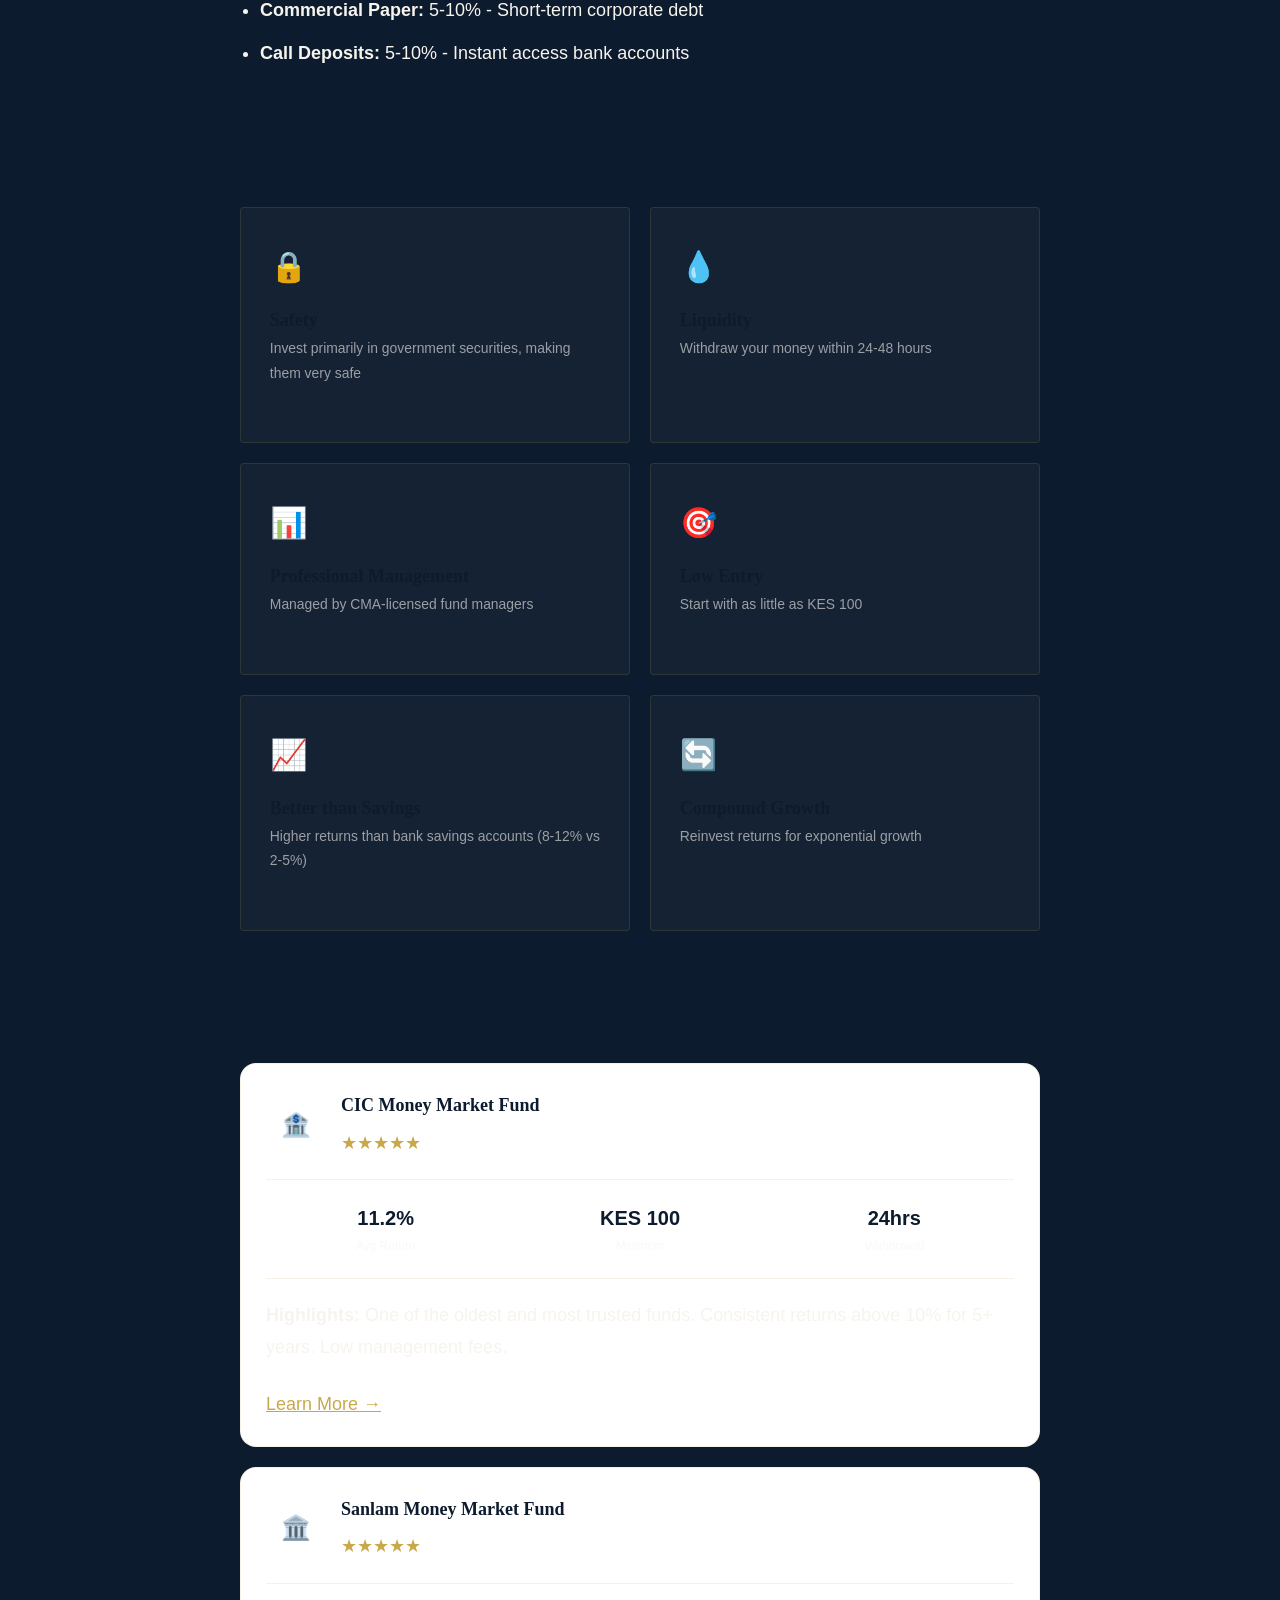
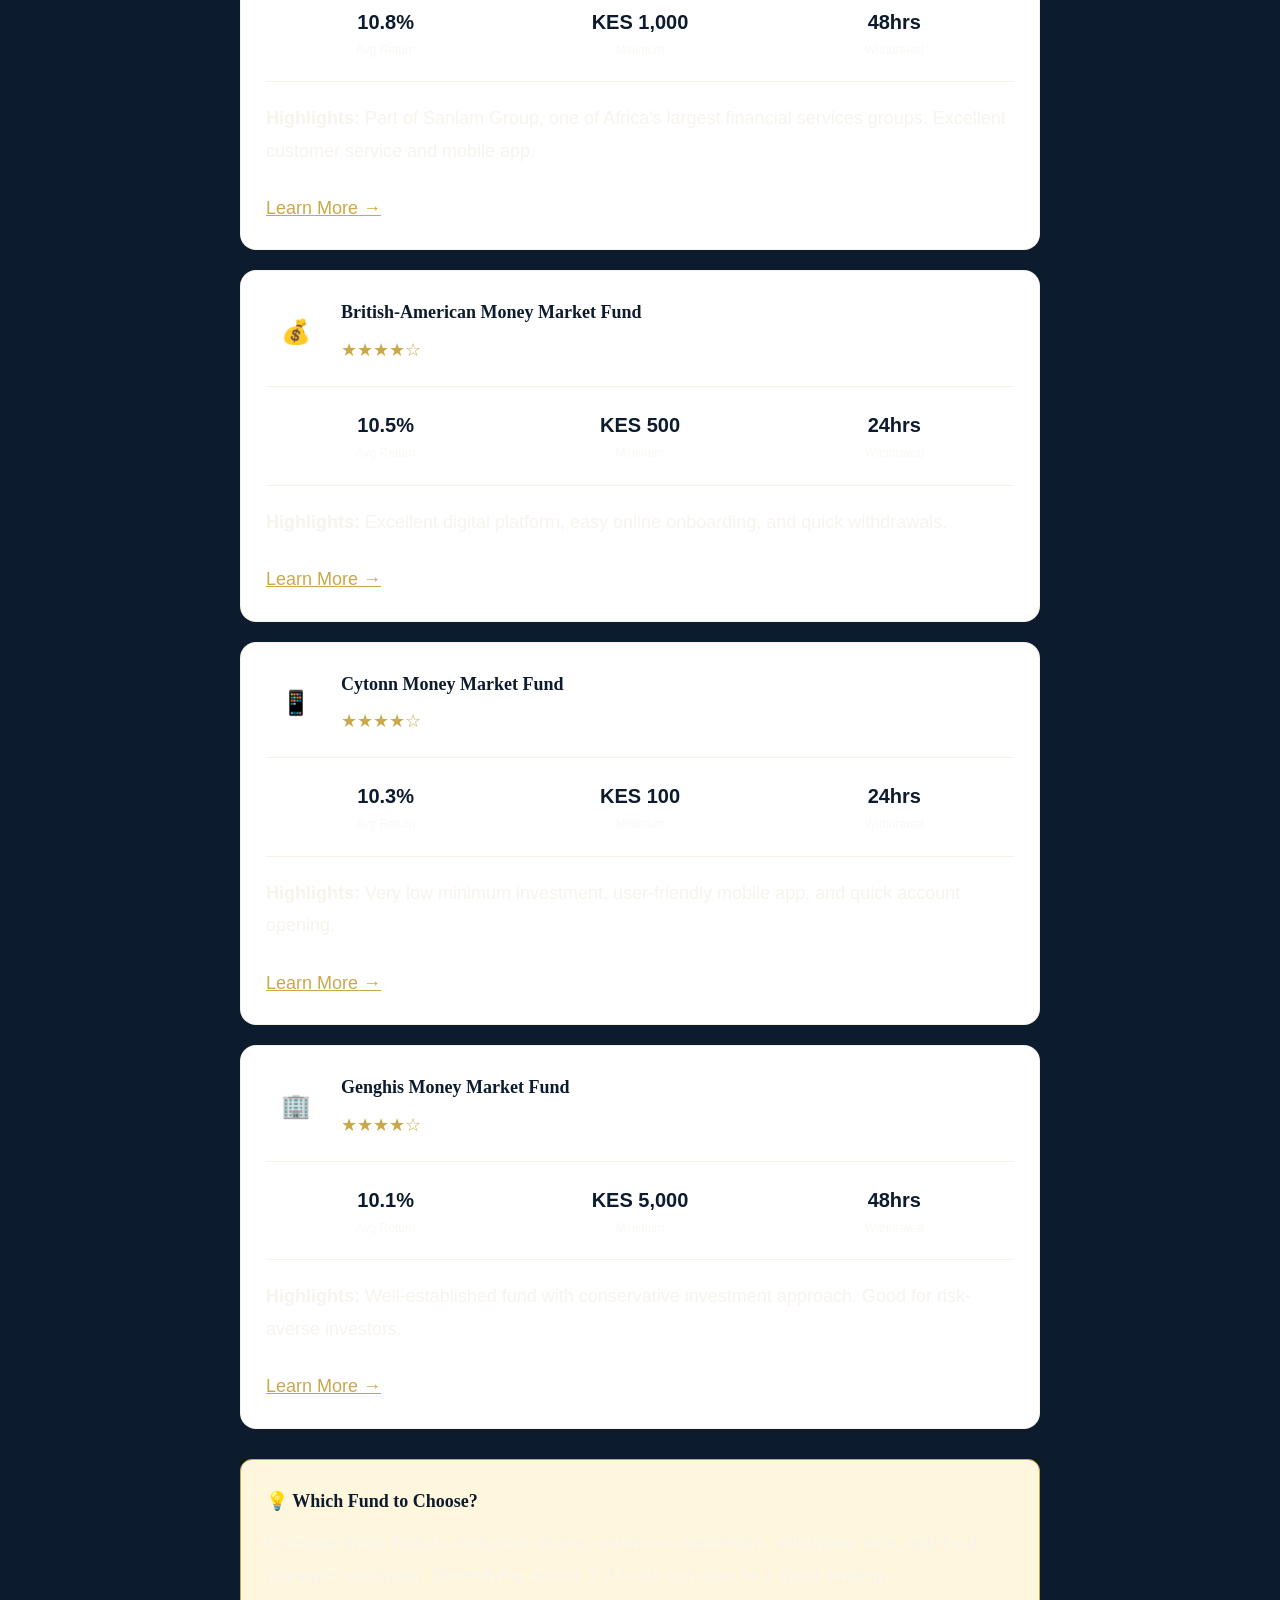
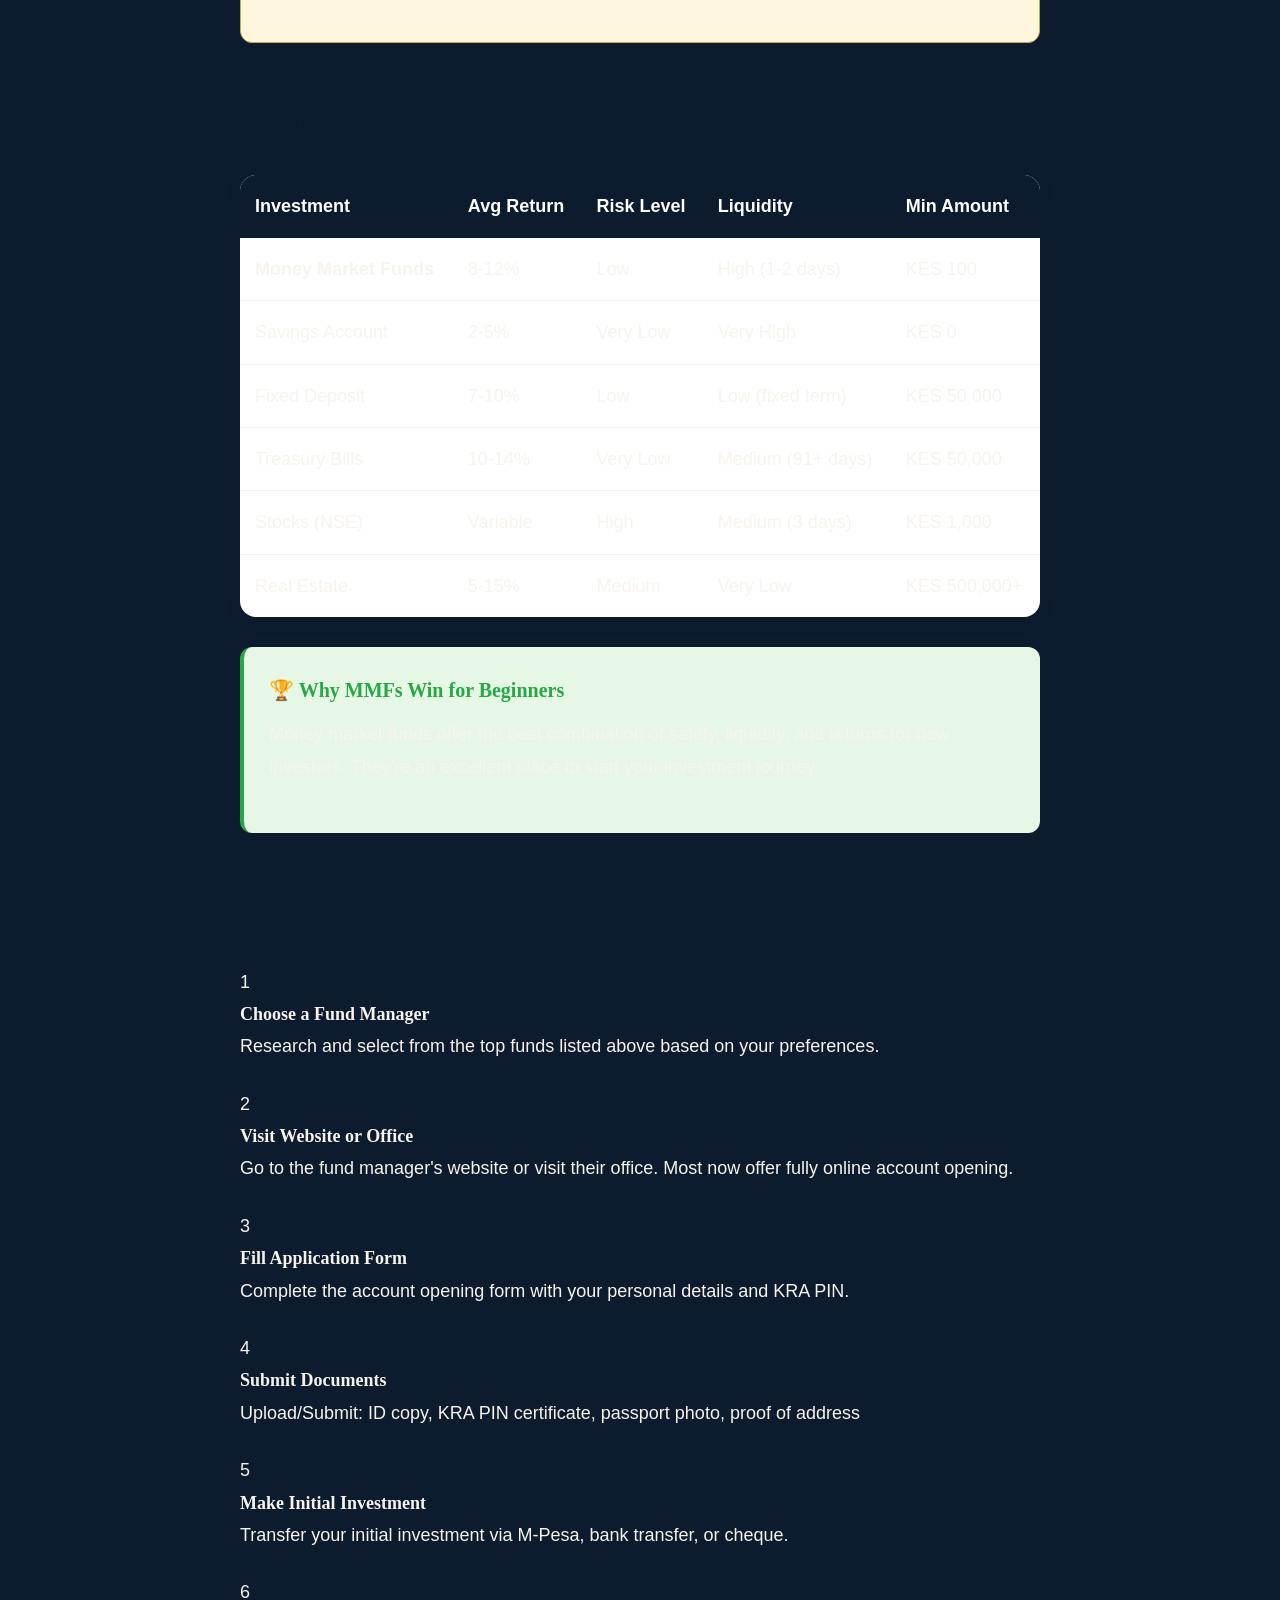
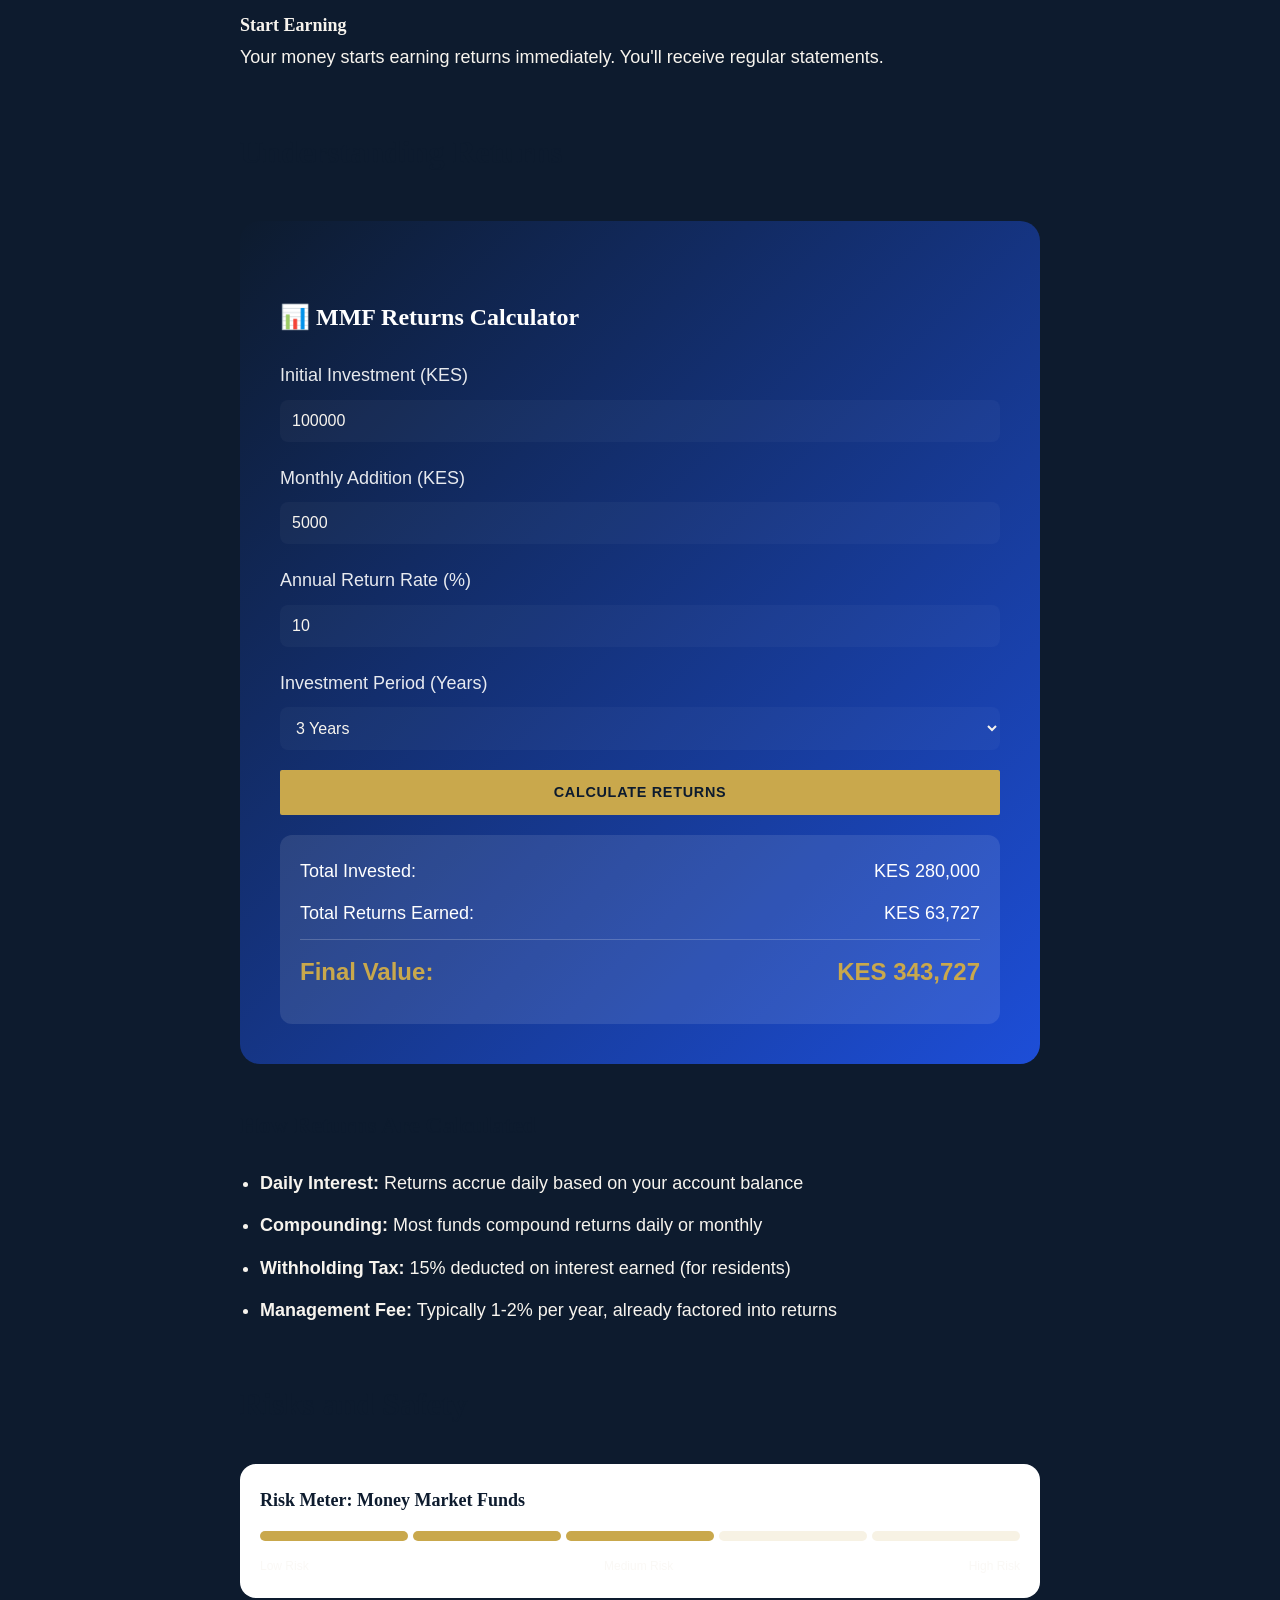
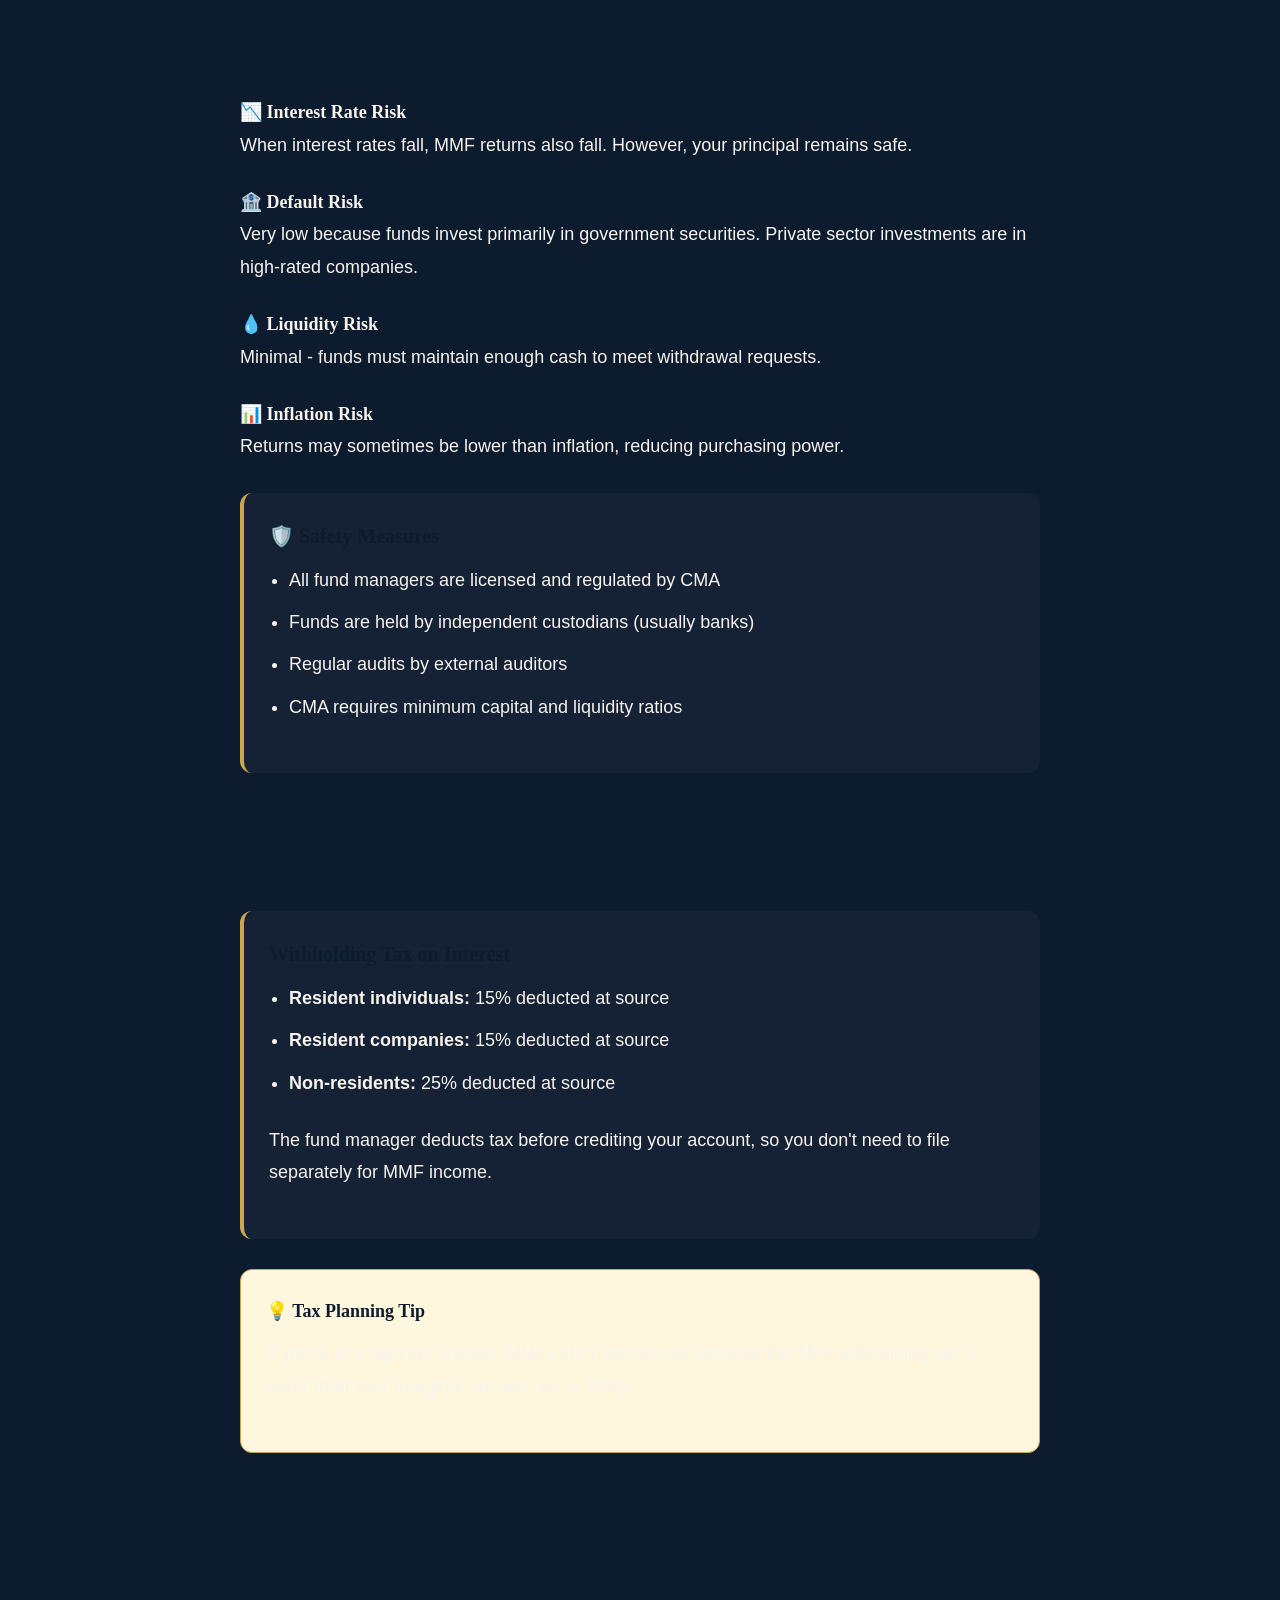
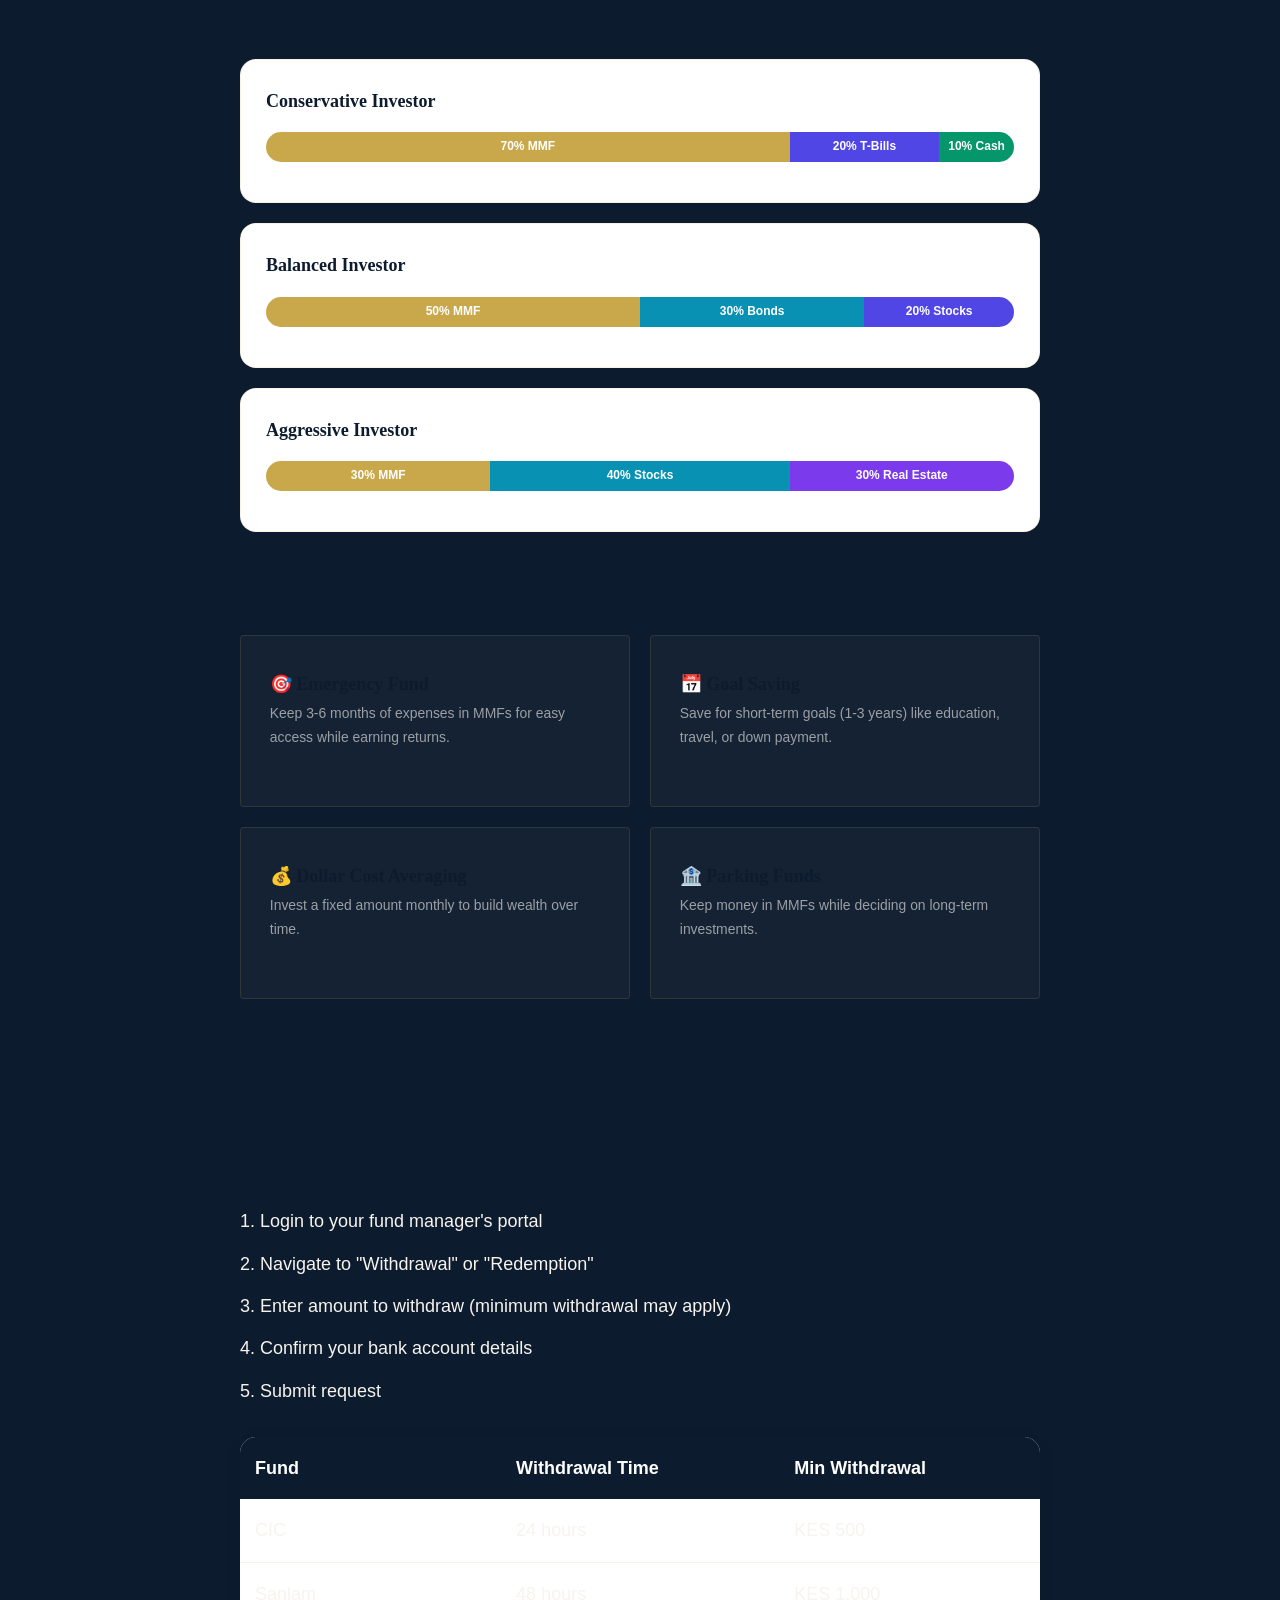
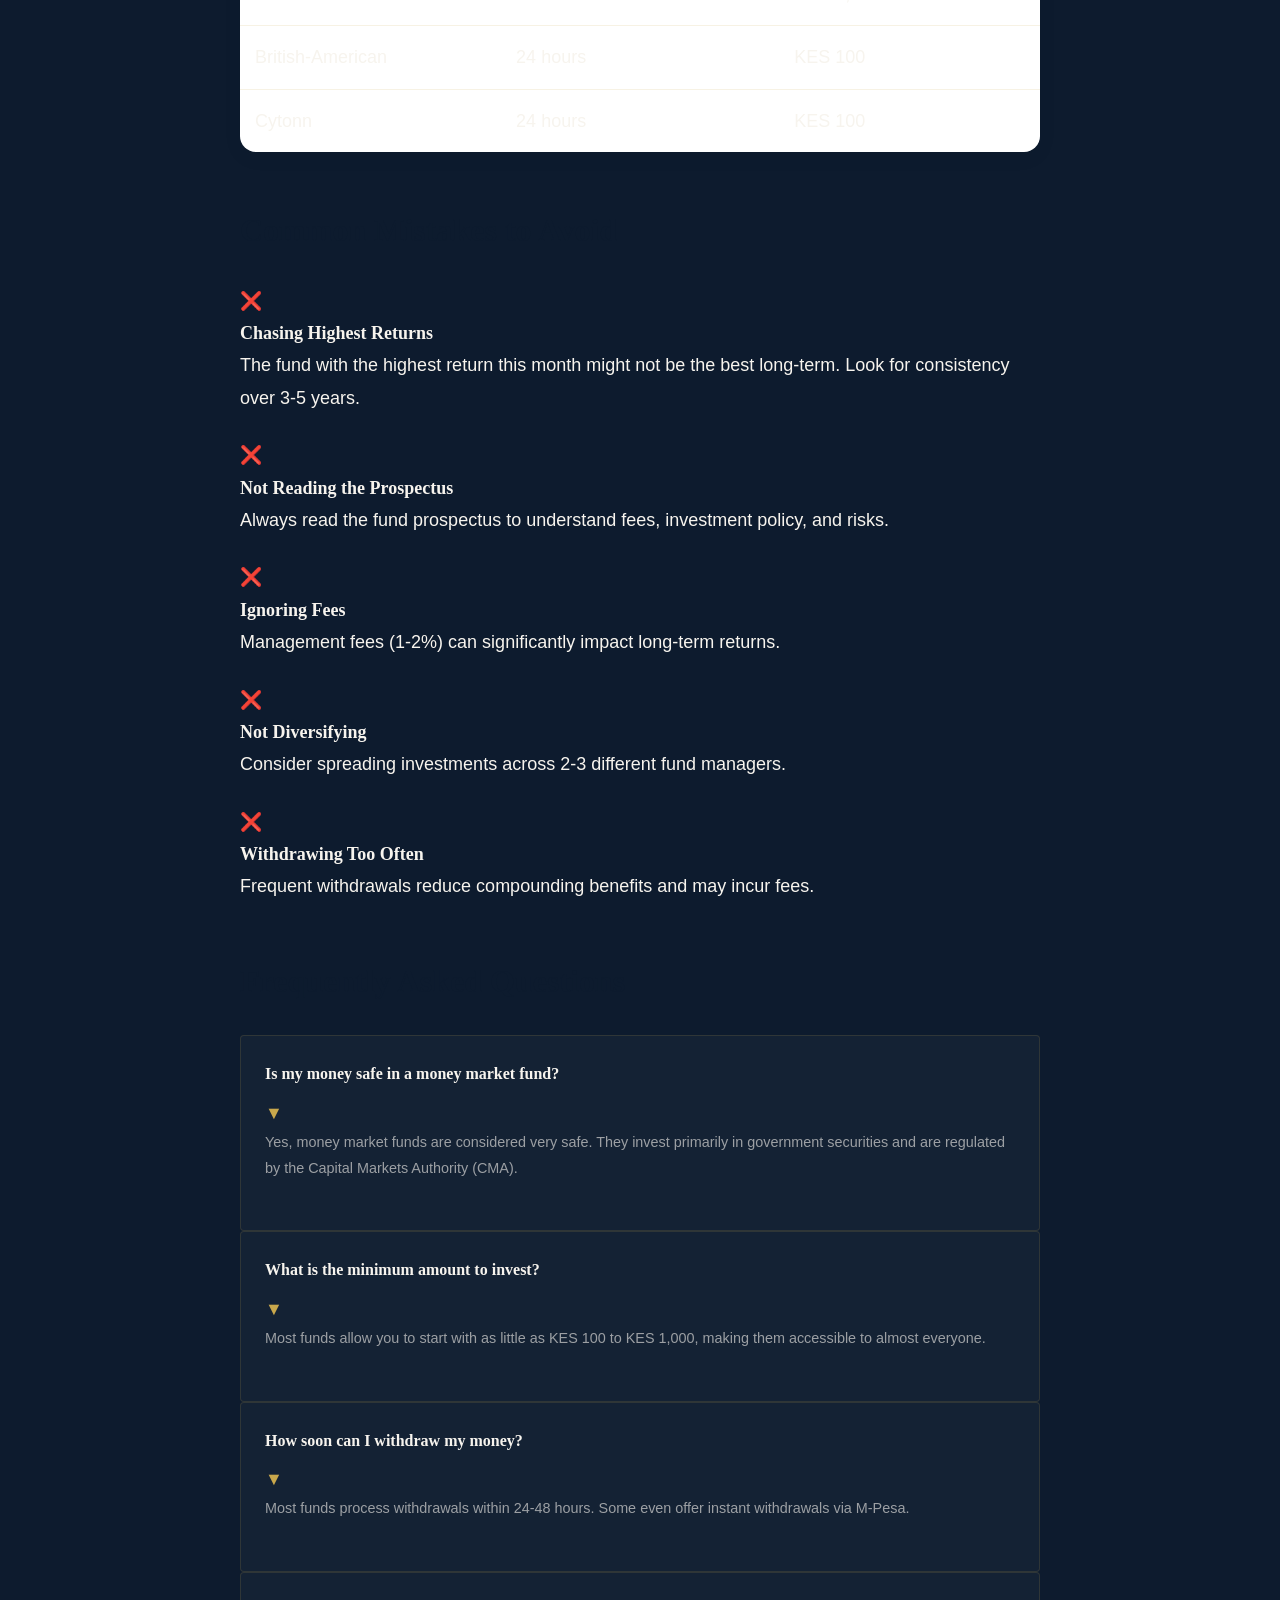
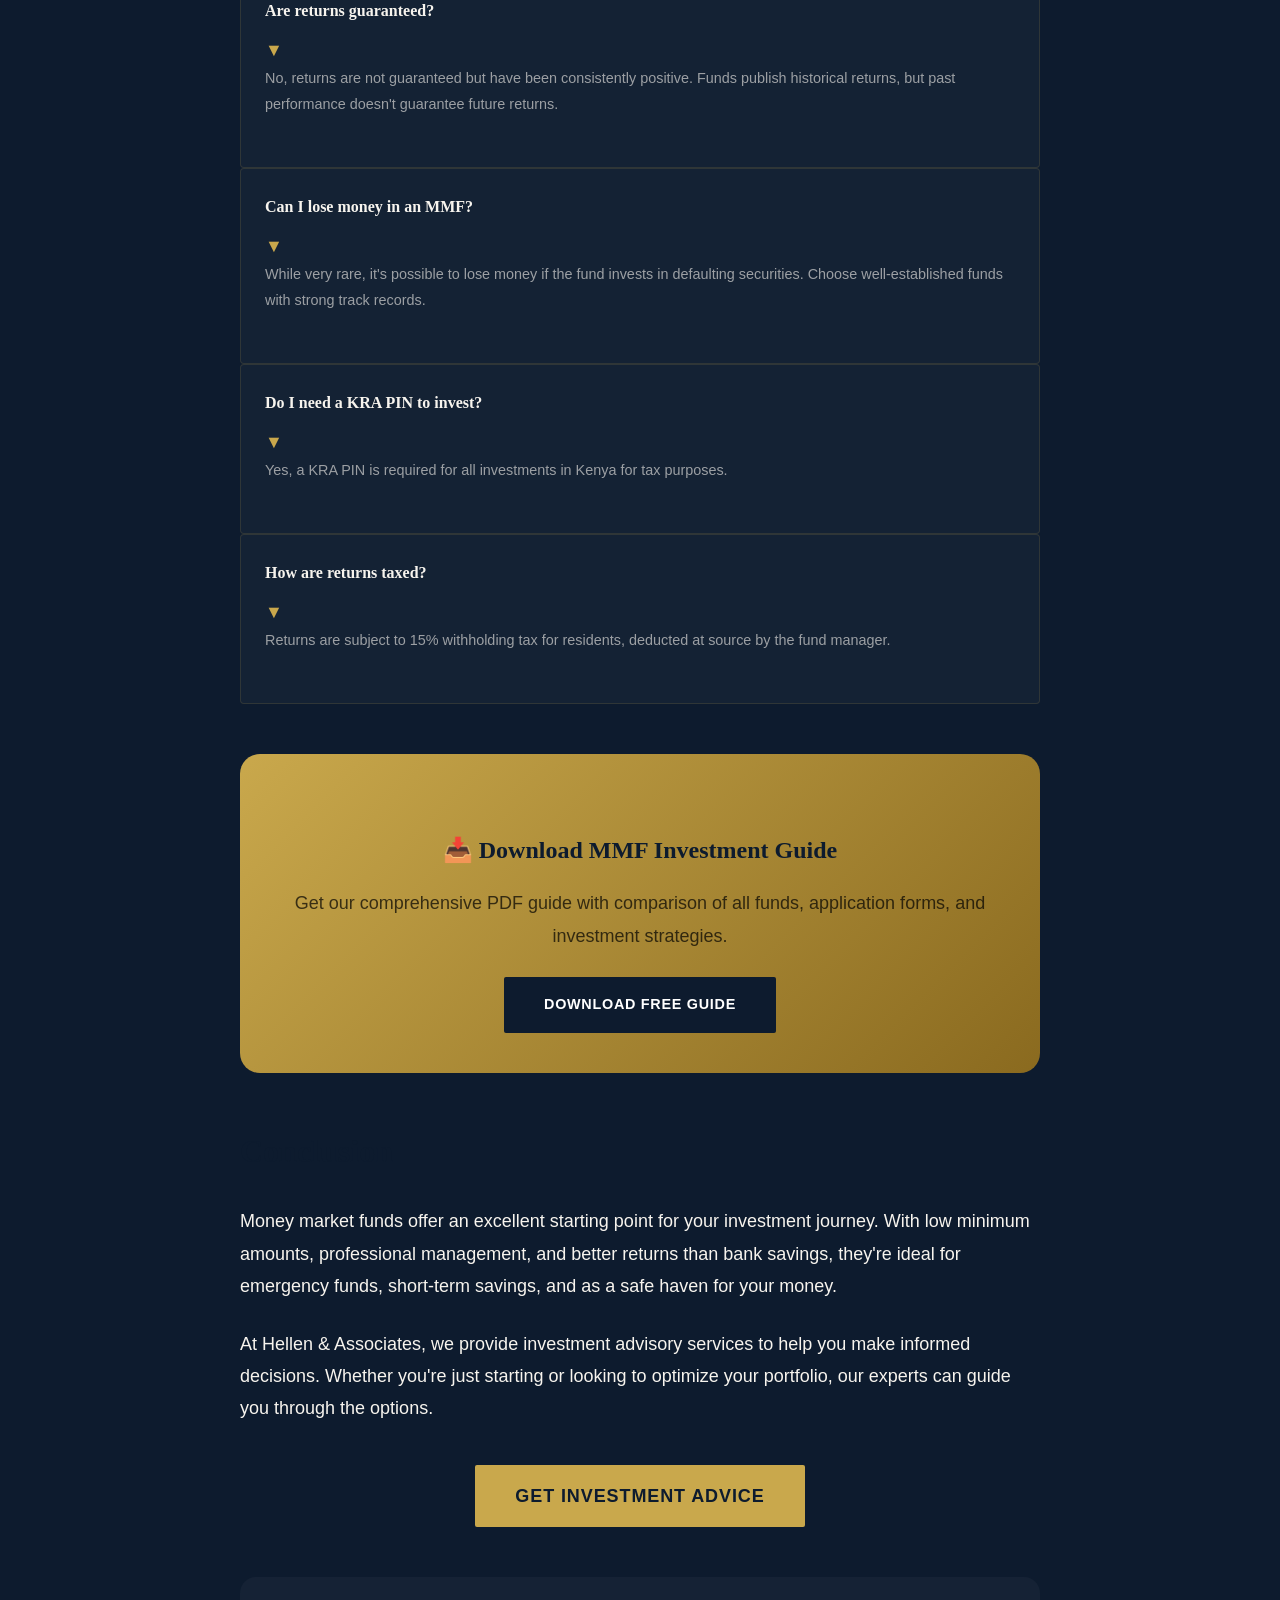
<file: blog-posts/money-market-funds.html>
<!DOCTYPE html>
<html lang="en">
<head>
  <meta charset="UTF-8" />
  <meta name="viewport" content="width=device-width, initial-scale=1.0" />
  <title>Money Market Investments in Kenya: Complete Guide for Beginners 2024 | Hellen & Associates</title>
  <link rel="stylesheet" href="../style.css" />
  <style>
    /* Blog Post Specific Styles */
    .blog-post {
      max-width: 800px;
      margin: 0 auto;
    }
    
    .blog-header {
      text-align: center;
      margin-bottom: 40px;
    }
    
    .blog-header h1 {
      font-size: 42px;
      color: var(--navy);
      line-height: 1.2;
      margin-bottom: 20px;
    }
    
    .blog-meta {
      display: flex;
      justify-content: center;
      gap: 30px;
      color: var(--muted);
      font-size: 14px;
      margin-bottom: 30px;
      flex-wrap: wrap;
    }
    
    .blog-meta span {
      display: flex;
      align-items: center;
      gap: 5px;
    }
    
    .featured-image {
      width: 100%;
      height: 400px;
      background: linear-gradient(135deg, var(--navy), #1d4ed8);
      border-radius: 20px;
      display: flex;
      align-items: center;
      justify-content: center;
      margin-bottom: 40px;
      position: relative;
      overflow: hidden;
    }
    
    .featured-image span {
      font-size: 120px;
      opacity: 0.2;
      position: absolute;
    }
    
    .featured-image .main-icon {
      font-size: 80px;
      opacity: 1;
      color: var(--gold);
      z-index: 2;
    }
    
    .blog-content {
      font-size: 18px;
      line-height: 1.8;
      color: var(--text);
    }
    
    .blog-content h2 {
      color: var(--navy);
      font-size: 32px;
      margin: 50px 0 25px;
    }
    
    .blog-content h3 {
      color: var(--navy);
      font-size: 24px;
      margin: 35px 0 20px;
    }
    
    .blog-content p {
      margin-bottom: 25px;
    }
    
    .blog-content ul, .blog-content ol {
      margin-bottom: 25px;
      padding-left: 20px;
    }
    
    .blog-content li {
      margin-bottom: 10px;
    }
    
    .info-box {
      background: var(--soft);
      border-left: 4px solid var(--gold);
      padding: 25px;
      border-radius: 12px;
      margin: 30px 0;
    }
    
    .info-box h4 {
      color: var(--navy);
      margin-bottom: 10px;
      font-size: 20px;
    }
    
    .warning-box {
      background: #fef2f2;
      border-left: 4px solid #dc2626;
      padding: 25px;
      border-radius: 12px;
      margin: 30px 0;
    }
    
    .warning-box h4 {
      color: #dc2626;
      margin-bottom: 10px;
      font-size: 20px;
      display: flex;
      align-items: center;
      gap: 10px;
    }
    
    .success-box {
      background: #e6f7e6;
      border-left: 4px solid #28a745;
      padding: 25px;
      border-radius: 12px;
      margin: 30px 0;
    }
    
    .success-box h4 {
      color: #28a745;
      margin-bottom: 10px;
      font-size: 20px;
      display: flex;
      align-items: center;
      gap: 10px;
    }
    
    .tip-box {
      background: #fff7dd;
      border: 1px solid var(--gold);
      padding: 25px;
      border-radius: 12px;
      margin: 30px 0;
    }
    
    .tip-box h4 {
      color: var(--navy);
      margin-bottom: 10px;
      display: flex;
      align-items: center;
      gap: 10px;
    }
    
    .table-of-contents {
      background: white;
      border: 1px solid var(--border);
      border-radius: 16px;
      padding: 30px;
      margin: 30px 0;
      box-shadow: 0 5px 20px rgba(0,0,0,0.05);
    }
    
    .table-of-contents h3 {
      margin-top: 0;
    }
    
    .table-of-contents ul {
      list-style: none;
      padding: 0;
      display: grid;
      grid-template-columns: repeat(2, 1fr);
      gap: 10px;
    }
    
    .table-of-contents li {
      margin-bottom: 8px;
    }
    
    .table-of-contents a {
      color: var(--navy);
      text-decoration: none;
      display: flex;
      align-items: center;
      gap: 8px;
    }
    
    .table-of-contents a:hover {
      color: var(--gold);
    }
    
    .table-of-contents a:before {
      content: "→";
      color: var(--gold);
    }
    
    .fund-card {
      background: white;
      border: 1px solid var(--border);
      border-radius: 16px;
      padding: 25px;
      margin-bottom: 20px;
      transition: all 0.3s ease;
    }
    
    .fund-card:hover {
      transform: translateY(-5px);
      box-shadow: 0 10px 30px rgba(0,0,0,0.1);
      border-color: var(--gold);
    }
    
    .fund-header {
      display: flex;
      align-items: center;
      gap: 15px;
      margin-bottom: 15px;
    }
    
    .fund-logo {
      width: 60px;
      height: 60px;
      background: var(--soft);
      border-radius: 12px;
      display: flex;
      align-items: center;
      justify-content: center;
      font-size: 24px;
    }
    
    .fund-title {
      flex: 1;
    }
    
    .fund-title h4 {
      color: var(--navy);
      font-size: 18px;
      margin-bottom: 5px;
    }
    
    .fund-rating {
      display: flex;
      gap: 3px;
      color: var(--gold);
    }
    
    .fund-stats {
      display: grid;
      grid-template-columns: repeat(3, 1fr);
      gap: 15px;
      margin: 20px 0;
      padding: 20px 0;
      border-top: 1px solid var(--border);
      border-bottom: 1px solid var(--border);
    }
    
    .stat {
      text-align: center;
    }
    
    .stat .value {
      font-size: 20px;
      font-weight: bold;
      color: var(--navy);
    }
    
    .stat .label {
      color: var(--muted);
      font-size: 12px;
    }
    
    .comparison-table {
      width: 100%;
      border-collapse: collapse;
      background: white;
      border-radius: 16px;
      overflow: hidden;
      box-shadow: 0 5px 20px rgba(0,0,0,0.05);
    }
    
    .comparison-table th {
      background: var(--navy);
      color: white;
      padding: 15px;
      text-align: left;
    }
    
    .comparison-table td {
      padding: 15px;
      border-bottom: 1px solid var(--border);
    }
    
    .comparison-table tr:last-child td {
      border-bottom: none;
    }
    
    .comparison-table tr:hover {
      background: var(--soft);
    }
    
    .calculator-card {
      background: linear-gradient(135deg, var(--navy), #1d4ed8);
      color: white;
      padding: 40px;
      border-radius: 20px;
      margin: 40px 0;
    }
    
    .calculator-card h3 {
      color: white;
      margin-bottom: 20px;
    }
    
    .calculator-input {
      margin-bottom: 20px;
    }
    
    .calculator-input label {
      display: block;
      margin-bottom: 8px;
      color: rgba(255,255,255,0.9);
    }
    
    .calculator-input input, .calculator-input select {
      width: 100%;
      padding: 12px;
      border-radius: 8px;
      border: none;
      font-size: 16px;
    }
    
    .calculator-result {
      background: rgba(255,255,255,0.1);
      padding: 20px;
      border-radius: 12px;
      margin-top: 20px;
    }
    
    .calculator-result .row {
      display: flex;
      justify-content: space-between;
      margin-bottom: 10px;
    }
    
    .calculator-result .total {
      font-size: 24px;
      font-weight: bold;
      color: var(--gold);
      border-top: 1px solid rgba(255,255,255,0.2);
      padding-top: 10px;
      margin-top: 10px;
    }
    
    .risk-meter {
      background: white;
      padding: 20px;
      border-radius: 16px;
      margin: 30px 0;
    }
    
    .risk-scale {
      display: flex;
      align-items: center;
      gap: 5px;
      margin: 15px 0;
    }
    
    .risk-level {
      flex: 1;
      height: 10px;
      border-radius: 5px;
      background: var(--border);
    }
    
    .risk-level.filled {
      background: var(--gold);
    }
    
    .risk-label {
      display: flex;
      justify-content: space-between;
      color: var(--muted);
      font-size: 12px;
    }
    
    .portfolio-card {
      background: white;
      border-radius: 16px;
      padding: 25px;
      margin: 20px 0;
      border: 1px solid var(--border);
    }
    
    .allocation-bar {
      display: flex;
      height: 30px;
      border-radius: 15px;
      overflow: hidden;
      margin: 15px 0;
    }
    
    .allocation-segment {
      display: flex;
      align-items: center;
      justify-content: center;
      color: white;
      font-size: 12px;
      font-weight: bold;
    }
    
    .allocation-segment.mmf { background: var(--gold); }
    .allocation-segment.tbills { background: #4f46e5; }
    .allocation-segment.bonds { background: #0891b2; }
    .allocation-segment.cash { background: #059669; }
    
    .author-bio {
      background: var(--soft);
      border-radius: 16px;
      padding: 30px;
      margin: 50px 0;
      display: flex;
      gap: 25px;
      align-items: center;
    }
    
    .author-avatar {
      width: 100px;
      height: 100px;
      background: linear-gradient(135deg, var(--gold), var(--gold-dark));
      border-radius: 50%;
      display: flex;
      align-items: center;
      justify-content: center;
      font-size: 40px;
      font-weight: bold;
      color: var(--navy);
    }
    
    .share-buttons {
      display: flex;
      gap: 15px;
      justify-content: center;
      margin: 40px 0;
    }
    
    .share-btn {
      width: 45px;
      height: 45px;
      border-radius: 50%;
      display: flex;
      align-items: center;
      justify-content: center;
      color: white;
      text-decoration: none;
      transition: transform 0.2s ease;
    }
    
    .share-btn:hover {
      transform: translateY(-3px);
    }
    
    .share-btn.facebook { background: #1877f2; }
    .share-btn.twitter { background: #1da1f2; }
    .share-btn.linkedin { background: #0077b5; }
    .share-btn.whatsapp { background: #25D366; }
    
    .related-posts {
      margin-top: 60px;
    }
    
    .progress-container {
      position: sticky;
      top: 80px;
      z-index: 100;
      background: white;
      padding: 15px;
      border-radius: 12px;
      box-shadow: 0 5px 15px rgba(0,0,0,0.1);
      margin-bottom: 30px;
    }
    
    .progress-bar {
      height: 8px;
      background: var(--soft);
      border-radius: 4px;
      overflow: hidden;
    }
    
    .progress-fill {
      height: 100%;
      background: var(--gold);
      width: 0%;
      transition: width 0.3s ease;
    }
    
    .progress-stats {
      display: flex;
      justify-content: space-between;
      margin-top: 10px;
      font-size: 14px;
      color: var(--muted);
    }
    
    .download-card {
      background: linear-gradient(135deg, var(--gold), var(--gold-dark));
      color: var(--navy);
      padding: 40px;
      border-radius: 20px;
      text-align: center;
      margin: 50px 0;
    }
    
    .download-card h3 {
      color: var(--navy);
      margin-bottom: 15px;
    }
    
    .download-card p {
      color: rgba(0,0,0,0.7);
      margin-bottom: 25px;
    }
    
    @media (max-width: 768px) {
      .blog-header h1 {
        font-size: 32px;
      }
      
      .blog-meta {
        gap: 15px;
      }
      
      .table-of-contents ul {
        grid-template-columns: 1fr;
      }
      
      .fund-stats {
        grid-template-columns: 1fr;
      }
      
      .author-bio {
        flex-direction: column;
        text-align: center;
      }
      
      .featured-image {
        height: 250px;
      }
      
      .comparison-table {
        font-size: 14px;
      }
    }
  </style>
</head>
<body>

  <header class="navbar">
    <div class="container nav-wrap">
      <a href="../index.html" class="brand">Hellen <span>& Associates</span></a>

      <nav class="nav-links" id="navLinks">
        <a href="../index.html">Home</a>
        <a href="../about.html">About</a>
        <a href="../services.html">Services</a>
        <a href="../blog.html" class="active">Blog</a>
        <a href="../contact.html">Contact</a>
      </nav>

      <div class="menu-btn" onclick="toggleMenu()">☰</div>
    </div>
  </header>

  <!-- Reading Progress Bar -->
  <div class="progress-container">
    <div class="progress-bar">
      <div class="progress-fill" id="progressFill"></div>
    </div>
    <div class="progress-stats">
      <span>📖 Reading Progress</span>
      <span id="progressPercent">0%</span>
    </div>
  </div>

  <!-- Blog Post Content -->
  <section class="section" style="padding: 60px 0;">
    <div class="container blog-post">
      
      <!-- Back to Blog -->
      <a href="../blog.html" style="display: inline-flex; align-items: center; gap: 8px; color: var(--gold); margin-bottom: 30px; text-decoration: none;">
        ← Back to Blog
      </a>

      <!-- Blog Header -->
      <div class="blog-header">
        <span class="badge" style="background: var(--gold); color: var(--navy); margin-bottom: 20px;">Investment Guide</span>
        <h1>Money Market Investments in Kenya: Complete Guide for Beginners 2024</h1>
        
        <div class="blog-meta">
          <span>📅 February 12, 2024</span>
          <span>⏱ 10 min read</span>
          <span>👤 David Kiprono</span>
          <span>📋 Category: Investment</span>
        </div>
      </div>

      <!-- Featured Image -->
      <div class="featured-image">
        <span>💰</span>
        <span class="main-icon">📈</span>
      </div>

      <!-- Quick Stats -->
      <div style="display: grid; grid-template-columns: repeat(3, 1fr); gap: 20px; margin: 30px 0;">
        <div class="fund-card" style="padding: 15px;">
          <div class="stat" style="text-align: center;">
            <div class="value" style="font-size: 28px;">8-12%</div>
            <div class="label">Average Returns</div>
          </div>
        </div>
        <div class="fund-card" style="padding: 15px;">
          <div class="stat" style="text-align: center;">
            <div class="value" style="font-size: 28px;">KES 100</div>
            <div class="label">Minimum Investment</div>
          </div>
        </div>
        <div class="fund-card" style="padding: 15px;">
          <div class="stat" style="text-align: center;">
            <div class="value" style="font-size: 28px;">24hrs</div>
            <div class="label">Withdrawal Time</div>
          </div>
        </div>
      </div>

      <!-- Table of Contents -->
      <div class="table-of-contents">
        <h3>📖 Table of Contents</h3>
        <ul>
          <li><a href="#introduction">Introduction</a></li>
          <li><a href="#what-is-mmf">What is a Money Market Fund?</a></li>
          <li><a href="#how-it-works">How Money Market Funds Work</a></li>
          <li><a href="#benefits">Benefits of MMFs</a></li>
          <li><a href="#top-funds">Top Money Market Funds in Kenya</a></li>
          <li><a href="#comparison">MMF vs Other Investments</a></li>
          <li><a href="#how-to-invest">How to Invest</a></li>
          <li><a href="#returns">Understanding Returns</a></li>
          <li><a href="#risks">Risks and Safety</a></li>
          <li><a href="#tax">Tax Implications</a></li>
          <li><a href="#strategy">Investment Strategies</a></li>
          <li><a href="#withdrawal">Withdrawal Process</a></li>
          <li><a href="#common-mistakes">Common Mistakes</a></li>
          <li><a href="#faqs">FAQs</a></li>
          <li><a href="#conclusion">Conclusion</a></li>
        </ul>
      </div>

      <!-- Blog Content -->
      <div class="blog-content">
        
        <section id="introduction">
          <h2>Introduction</h2>
          <p>
            Are you looking for a safe place to grow your money without the volatility of the stock market? 
            Money Market Funds (MMFs) might be exactly what you need. In Kenya, MMFs have become increasingly 
            popular as a low-risk investment option that offers better returns than traditional bank savings accounts.
          </p>
          <p>
            This comprehensive guide will walk you through everything you need to know about money market investments 
            in Kenya, from how they work to which funds offer the best returns, and how you can start investing with 
            as little as KES 100.
          </p>
        </section>

        <div class="info-box">
          <h4>📌 Did You Know?</h4>
          <p>As of 2024, Kenyans have invested over KES 600 billion in money market funds, making it one of the fastest-growing investment vehicles in the country.</p>
        </div>

        <section id="what-is-mmf">
          <h2>What is a Money Market Fund?</h2>
          
          <p>
            A Money Market Fund is a type of mutual fund that invests in short-term, high-quality debt instruments 
            such as Treasury bills, Treasury bonds, commercial paper, and bank deposits. These funds are managed by 
            professional fund managers and offer investors an opportunity to earn competitive returns while maintaining 
            high liquidity.
          </p>

          <div class="tip-box">
            <h4>💡 Simple Analogy</h4>
            <p>Think of a money market fund as a pool where many investors put their money together. This pool is then used to buy government securities and other safe investments. The returns from these investments are shared among all investors proportionally.</p>
          </div>
        </section>

        <section id="how-it-works">
          <h2>How Money Market Funds Work</h2>
          
          <div style="display: grid; grid-template-columns: repeat(3, 1fr); gap: 20px; margin: 30px 0;">
            <div class="card" style="text-align: center;">
              <div style="font-size: 40px; margin-bottom: 15px;">💰</div>
              <h4 style="color: var(--navy);">1. Pool Money</h4>
              <p style="color: var(--muted);">Investors pool their money together</p>
            </div>
            
            <div class="card" style="text-align: center;">
              <div style="font-size: 40px; margin-bottom: 15px;">📈</div>
              <h4 style="color: var(--navy);">2. Invest</h4>
              <p style="color: var(--muted);">Fund invests in Treasury bills, bonds, deposits</p>
            </div>
            
            <div class="card" style="text-align: center;">
              <div style="font-size: 40px; margin-bottom: 15px;">🎯</div>
              <h4 style="color: var(--navy);">3. Earn Returns</h4>
              <p style="color: var(--muted);">Profits shared among investors</p>
            </div>
          </div>

          <h3>What MMFs Invest In:</h3>
          <ul>
            <li><strong>Treasury Bills (T-bills):</strong> 30-60% of portfolio - Government debt (91, 182, 364 days)</li>
            <li><strong>Treasury Bonds:</strong> 10-20% - Longer-term government securities</li>
            <li><strong>Fixed Deposits:</strong> 10-20% - Bank term deposits</li>
            <li><strong>Commercial Paper:</strong> 5-10% - Short-term corporate debt</li>
            <li><strong>Call Deposits:</strong> 5-10% - Instant access bank accounts</li>
          </ul>
        </section>

        <section id="benefits">
          <h2>Benefits of Money Market Funds</h2>
          
          <div style="display: grid; grid-template-columns: repeat(2, 1fr); gap: 20px; margin: 30px 0;">
            <div class="card">
              <div style="font-size: 30px; margin-bottom: 10px;">🔒</div>
              <h4 style="color: var(--navy);">Safety</h4>
              <p style="color: var(--muted);">Invest primarily in government securities, making them very safe</p>
            </div>
            
            <div class="card">
              <div style="font-size: 30px; margin-bottom: 10px;">💧</div>
              <h4 style="color: var(--navy);">Liquidity</h4>
              <p style="color: var(--muted);">Withdraw your money within 24-48 hours</p>
            </div>
            
            <div class="card">
              <div style="font-size: 30px; margin-bottom: 10px;">📊</div>
              <h4 style="color: var(--navy);">Professional Management</h4>
              <p style="color: var(--muted);">Managed by CMA-licensed fund managers</p>
            </div>
            
            <div class="card">
              <div style="font-size: 30px; margin-bottom: 10px;">🎯</div>
              <h4 style="color: var(--navy);">Low Entry</h4>
              <p style="color: var(--muted);">Start with as little as KES 100</p>
            </div>
            
            <div class="card">
              <div style="font-size: 30px; margin-bottom: 10px;">📈</div>
              <h4 style="color: var(--navy);">Better than Savings</h4>
              <p style="color: var(--muted);">Higher returns than bank savings accounts (8-12% vs 2-5%)</p>
            </div>
            
            <div class="card">
              <div style="font-size: 30px; margin-bottom: 10px;">🔄</div>
              <h4 style="color: var(--navy);">Compound Growth</h4>
              <p style="color: var(--muted);">Reinvest returns for exponential growth</p>
            </div>
          </div>
        </section>

        <section id="top-funds">
          <h2>Top Money Market Funds in Kenya (2024)</h2>
          
          <div class="fund-card">
            <div class="fund-header">
              <div class="fund-logo">🏦</div>
              <div class="fund-title">
                <h4>CIC Money Market Fund</h4>
                <div class="fund-rating">★★★★★</div>
              </div>
            </div>
            <div class="fund-stats">
              <div class="stat">
                <div class="value">11.2%</div>
                <div class="label">Avg Return</div>
              </div>
              <div class="stat">
                <div class="value">KES 100</div>
                <div class="label">Minimum</div>
              </div>
              <div class="stat">
                <div class="value">24hrs</div>
                <div class="label">Withdrawal</div>
              </div>
            </div>
            <p><strong>Highlights:</strong> One of the oldest and most trusted funds. Consistent returns above 10% for 5+ years. Low management fees.</p>
            <a href="#" style="color: var(--gold);">Learn More →</a>
          </div>

          <div class="fund-card">
            <div class="fund-header">
              <div class="fund-logo">🏛️</div>
              <div class="fund-title">
                <h4>Sanlam Money Market Fund</h4>
                <div class="fund-rating">★★★★★</div>
              </div>
            </div>
            <div class="fund-stats">
              <div class="stat">
                <div class="value">10.8%</div>
                <div class="label">Avg Return</div>
              </div>
              <div class="stat">
                <div class="value">KES 1,000</div>
                <div class="label">Minimum</div>
              </div>
              <div class="stat">
                <div class="value">48hrs</div>
                <div class="label">Withdrawal</div>
              </div>
            </div>
            <p><strong>Highlights:</strong> Part of Sanlam Group, one of Africa's largest financial services groups. Excellent customer service and mobile app.</p>
            <a href="#" style="color: var(--gold);">Learn More →</a>
          </div>

          <div class="fund-card">
            <div class="fund-header">
              <div class="fund-logo">💰</div>
              <div class="fund-title">
                <h4>British-American Money Market Fund</h4>
                <div class="fund-rating">★★★★☆</div>
              </div>
            </div>
            <div class="fund-stats">
              <div class="stat">
                <div class="value">10.5%</div>
                <div class="label">Avg Return</div>
              </div>
              <div class="stat">
                <div class="value">KES 500</div>
                <div class="label">Minimum</div>
              </div>
              <div class="stat">
                <div class="value">24hrs</div>
                <div class="label">Withdrawal</div>
              </div>
            </div>
            <p><strong>Highlights:</strong> Excellent digital platform, easy online onboarding, and quick withdrawals.</p>
            <a href="#" style="color: var(--gold);">Learn More →</a>
          </div>

          <div class="fund-card">
            <div class="fund-header">
              <div class="fund-logo">📱</div>
              <div class="fund-title">
                <h4>Cytonn Money Market Fund</h4>
                <div class="fund-rating">★★★★☆</div>
              </div>
            </div>
            <div class="fund-stats">
              <div class="stat">
                <div class="value">10.3%</div>
                <div class="label">Avg Return</div>
              </div>
              <div class="stat">
                <div class="value">KES 100</div>
                <div class="label">Minimum</div>
              </div>
              <div class="stat">
                <div class="value">24hrs</div>
                <div class="label">Withdrawal</div>
              </div>
            </div>
            <p><strong>Highlights:</strong> Very low minimum investment, user-friendly mobile app, and quick account opening.</p>
            <a href="#" style="color: var(--gold);">Learn More →</a>
          </div>

          <div class="fund-card">
            <div class="fund-header">
              <div class="fund-logo">🏢</div>
              <div class="fund-title">
                <h4>Genghis Money Market Fund</h4>
                <div class="fund-rating">★★★★☆</div>
              </div>
            </div>
            <div class="fund-stats">
              <div class="stat">
                <div class="value">10.1%</div>
                <div class="label">Avg Return</div>
              </div>
              <div class="stat">
                <div class="value">KES 5,000</div>
                <div class="label">Minimum</div>
              </div>
              <div class="stat">
                <div class="value">48hrs</div>
                <div class="label">Withdrawal</div>
              </div>
            </div>
            <p><strong>Highlights:</strong> Well-established fund with conservative investment approach. Good for risk-averse investors.</p>
            <a href="#" style="color: var(--gold);">Learn More →</a>
          </div>

          <div class="tip-box">
            <h4>💡 Which Fund to Choose?</h4>
            <p>Consider these factors: historical returns, minimum investment, withdrawal time, and fund manager reputation. Diversifying across 2-3 funds can also be a good strategy.</p>
          </div>
        </section>

        <section id="comparison">
          <h2>MMF vs Other Investment Options</h2>

          <table class="comparison-table">
            <thead>
              <tr>
                <th>Investment</th>
                <th>Avg Return</th>
                <th>Risk Level</th>
                <th>Liquidity</th>
                <th>Min Amount</th>
              </tr>
            </thead>
            <tbody>
              <tr>
                <td><strong>Money Market Funds</strong></td>
                <td>8-12%</td>
                <td>Low</td>
                <td>High (1-2 days)</td>
                <td>KES 100</td>
              </tr>
              <tr>
                <td>Savings Account</td>
                <td>2-5%</td>
                <td>Very Low</td>
                <td>Very High</td>
                <td>KES 0</td>
              </tr>
              <tr>
                <td>Fixed Deposit</td>
                <td>7-10%</td>
                <td>Low</td>
                <td>Low (fixed term)</td>
                <td>KES 50,000</td>
              </tr>
              <tr>
                <td>Treasury Bills</td>
                <td>10-14%</td>
                <td>Very Low</td>
                <td>Medium (91+ days)</td>
                <td>KES 50,000</td>
              </tr>
              <tr>
                <td>Stocks (NSE)</td>
                <td>Variable</td>
                <td>High</td>
                <td>Medium (3 days)</td>
                <td>KES 1,000</td>
              </tr>
              <tr>
                <td>Real Estate</td>
                <td>5-15%</td>
                <td>Medium</td>
                <td>Very Low</td>
                <td>KES 500,000+</td>
              </tr>
            </tbody>
          </table>

          <div class="success-box" style="margin-top: 30px;">
            <h4>🏆 Why MMFs Win for Beginners</h4>
            <p>Money market funds offer the best combination of safety, liquidity, and returns for new investors. They're an excellent place to start your investment journey.</p>
          </div>
        </section>

        <section id="how-to-invest">
          <h2>How to Invest in Money Market Funds</h2>

          <div class="step-item">
            <div class="step-number">1</div>
            <div class="step-content">
              <h4>Choose a Fund Manager</h4>
              <p>Research and select from the top funds listed above based on your preferences.</p>
            </div>
          </div>

          <div class="step-item">
            <div class="step-number">2</div>
            <div class="step-content">
              <h4>Visit Website or Office</h4>
              <p>Go to the fund manager's website or visit their office. Most now offer fully online account opening.</p>
            </div>
          </div>

          <div class="step-item">
            <div class="step-number">3</div>
            <div class="step-content">
              <h4>Fill Application Form</h4>
              <p>Complete the account opening form with your personal details and KRA PIN.</p>
            </div>
          </div>

          <div class="step-item">
            <div class="step-number">4</div>
            <div class="step-content">
              <h4>Submit Documents</h4>
              <p>Upload/Submit: ID copy, KRA PIN certificate, passport photo, proof of address</p>
            </div>
          </div>

          <div class="step-item">
            <div class="step-number">5</div>
            <div class="step-content">
              <h4>Make Initial Investment</h4>
              <p>Transfer your initial investment via M-Pesa, bank transfer, or cheque.</p>
            </div>
          </div>

          <div class="step-item">
            <div class="step-number">6</div>
            <div class="step-content">
              <h4>Start Earning</h4>
              <p>Your money starts earning returns immediately. You'll receive regular statements.</p>
            </div>
          </div>
        </section>

        <section id="returns">
          <h2>Understanding Returns</h2>

          <div class="calculator-card">
            <h3>📊 MMF Returns Calculator</h3>
            
            <div class="calculator-input">
              <label>Initial Investment (KES)</label>
              <input type="number" id="initialAmount" value="100000">
            </div>
            
            <div class="calculator-input">
              <label>Monthly Addition (KES)</label>
              <input type="number" id="monthlyAddition" value="5000">
            </div>
            
            <div class="calculator-input">
              <label>Annual Return Rate (%)</label>
              <input type="number" id="returnRate" value="10">
            </div>
            
            <div class="calculator-input">
              <label>Investment Period (Years)</label>
              <select id="investmentPeriod">
                <option value="1">1 Year</option>
                <option value="3" selected>3 Years</option>
                <option value="5">5 Years</option>
                <option value="10">10 Years</option>
              </select>
            </div>

            <button onclick="calculateMMFReturns()" class="btn primary" style="background: var(--gold); color: var(--navy); width: 100%;">Calculate Returns</button>

            <div class="calculator-result" id="returnResult" style="margin-top: 20px;">
              <div class="row">
                <span>Total Invested:</span>
                <span>KES <span id="totalInvested">0</span></span>
              </div>
              <div class="row">
                <span>Total Returns Earned:</span>
                <span>KES <span id="returnsEarned">0</span></span>
              </div>
              <div class="row total">
                <span>Final Value:</span>
                <span>KES <span id="finalValue">0</span></span>
              </div>
            </div>
          </div>

          <h3>How Returns Are Calculated</h3>
          <ul>
            <li><strong>Daily Interest:</strong> Returns accrue daily based on your account balance</li>
            <li><strong>Compounding:</strong> Most funds compound returns daily or monthly</li>
            <li><strong>Withholding Tax:</strong> 15% deducted on interest earned (for residents)</li>
            <li><strong>Management Fee:</strong> Typically 1-2% per year, already factored into returns</li>
          </ul>
        </section>

        <section id="risks">
          <h2>Risks and Safety</h2>

          <div class="risk-meter">
            <h4 style="color: var(--navy); margin-bottom: 15px;">Risk Meter: Money Market Funds</h4>
            
            <div class="risk-scale">
              <div class="risk-level filled"></div>
              <div class="risk-level filled"></div>
              <div class="risk-level filled"></div>
              <div class="risk-level"></div>
              <div class="risk-level"></div>
            </div>
            
            <div class="risk-label">
              <span>Low Risk</span>
              <span>Medium Risk</span>
              <span>High Risk</span>
            </div>
          </div>

          <h3>Potential Risks:</h3>
          
          <div style="margin: 20px 0;">
            <h4>📉 Interest Rate Risk</h4>
            <p>When interest rates fall, MMF returns also fall. However, your principal remains safe.</p>
          </div>

          <div style="margin: 20px 0;">
            <h4>🏦 Default Risk</h4>
            <p>Very low because funds invest primarily in government securities. Private sector investments are in high-rated companies.</p>
          </div>

          <div style="margin: 20px 0;">
            <h4>💧 Liquidity Risk</h4>
            <p>Minimal - funds must maintain enough cash to meet withdrawal requests.</p>
          </div>

          <div style="margin: 20px 0;">
            <h4>📊 Inflation Risk</h4>
            <p>Returns may sometimes be lower than inflation, reducing purchasing power.</p>
          </div>

          <div class="info-box">
            <h4>🛡️ Safety Measures</h4>
            <ul>
              <li>All fund managers are licensed and regulated by CMA</li>
              <li>Funds are held by independent custodians (usually banks)</li>
              <li>Regular audits by external auditors</li>
              <li>CMA requires minimum capital and liquidity ratios</li>
            </ul>
          </div>
        </section>

        <section id="tax">
          <h2>Tax Implications</h2>

          <div class="info-box">
            <h4>Withholding Tax on Interest</h4>
            <ul>
              <li><strong>Resident individuals:</strong> 15% deducted at source</li>
              <li><strong>Resident companies:</strong> 15% deducted at source</li>
              <li><strong>Non-residents:</strong> 25% deducted at source</li>
            </ul>
            <p style="margin-top: 10px;">The fund manager deducts tax before crediting your account, so you don't need to file separately for MMF income.</p>
          </div>

          <div class="tip-box">
            <h4>💡 Tax Planning Tip</h4>
            <p>If you're in a high tax bracket, MMFs still make sense because the 15% withholding tax is lower than your marginal tax rate (up to 35%).</p>
          </div>
        </section>

        <section id="strategy">
          <h2>Investment Strategies</h2>

          <h3>Sample Portfolio Allocation</h3>

          <div class="portfolio-card">
            <h4 style="color: var(--navy);">Conservative Investor</h4>
            <div class="allocation-bar">
              <div class="allocation-segment mmf" style="width: 70%">70% MMF</div>
              <div class="allocation-segment tbills" style="width: 20%">20% T-Bills</div>
              <div class="allocation-segment cash" style="width: 10%">10% Cash</div>
            </div>
          </div>

          <div class="portfolio-card">
            <h4 style="color: var(--navy);">Balanced Investor</h4>
            <div class="allocation-bar">
              <div class="allocation-segment mmf" style="width: 50%">50% MMF</div>
              <div class="allocation-segment bonds" style="width: 30%">30% Bonds</div>
              <div class="allocation-segment tbills" style="width: 20%">20% Stocks</div>
            </div>
          </div>

          <div class="portfolio-card">
            <h4 style="color: var(--navy);">Aggressive Investor</h4>
            <div class="allocation-bar">
              <div class="allocation-segment mmf" style="width: 30%">30% MMF</div>
              <div class="allocation-segment bonds" style="width: 40%">40% Stocks</div>
              <div class="allocation-segment" style="width: 30%; background: #7c3aed;">30% Real Estate</div>
            </div>
          </div>

          <h3 style="margin-top: 40px;">MMF Investment Strategies</h3>

          <div style="display: grid; grid-template-columns: repeat(2, 1fr); gap: 20px; margin: 20px 0;">
            <div class="card">
              <h4 style="color: var(--navy);">🎯 Emergency Fund</h4>
              <p>Keep 3-6 months of expenses in MMFs for easy access while earning returns.</p>
            </div>
            
            <div class="card">
              <h4 style="color: var(--navy);">📅 Goal Saving</h4>
              <p>Save for short-term goals (1-3 years) like education, travel, or down payment.</p>
            </div>
            
            <div class="card">
              <h4 style="color: var(--navy);">💰 Dollar Cost Averaging</h4>
              <p>Invest a fixed amount monthly to build wealth over time.</p>
            </div>
            
            <div class="card">
              <h4 style="color: var(--navy);">🏦 Parking Funds</h4>
              <p>Keep money in MMFs while deciding on long-term investments.</p>
            </div>
          </div>
        </section>

        <section id="withdrawal">
          <h2>Withdrawal Process</h2>

          <div style="margin: 30px 0;">
            <h3>How to Withdraw</h3>
            <ol>
              <li>Login to your fund manager's portal</li>
              <li>Navigate to "Withdrawal" or "Redemption"</li>
              <li>Enter amount to withdraw (minimum withdrawal may apply)</li>
              <li>Confirm your bank account details</li>
              <li>Submit request</li>
            </ol>
          </div>

          <table class="comparison-table">
            <thead>
              <tr>
                <th>Fund</th>
                <th>Withdrawal Time</th>
                <th>Min Withdrawal</th>
              </tr>
            </thead>
            <tbody>
              <tr>
                <td>CIC</td>
                <td>24 hours</td>
                <td>KES 500</td>
              </tr>
              <tr>
                <td>Sanlam</td>
                <td>48 hours</td>
                <td>KES 1,000</td>
              </tr>
              <tr>
                <td>British-American</td>
                <td>24 hours</td>
                <td>KES 100</td>
              </tr>
              <tr>
                <td>Cytonn</td>
                <td>24 hours</td>
                <td>KES 100</td>
              </tr>
            </tbody>
          </table>
        </section>

        <section id="common-mistakes">
          <h2>Common Mistakes to Avoid</h2>

          <div class="mistake-card">
            <div class="mistake-header">
              <div class="mistake-icon">❌</div>
              <div class="mistake-title">
                <h4>Chasing Highest Returns</h4>
              </div>
            </div>
            <p>The fund with the highest return this month might not be the best long-term. Look for consistency over 3-5 years.</p>
          </div>

          <div class="mistake-card">
            <div class="mistake-header">
              <div class="mistake-icon">❌</div>
              <div class="mistake-title">
                <h4>Not Reading the Prospectus</h4>
              </div>
            </div>
            <p>Always read the fund prospectus to understand fees, investment policy, and risks.</p>
          </div>

          <div class="mistake-card">
            <div class="mistake-header">
              <div class="mistake-icon">❌</div>
              <div class="mistake-title">
                <h4>Ignoring Fees</h4>
              </div>
            </div>
            <p>Management fees (1-2%) can significantly impact long-term returns.</p>
          </div>

          <div class="mistake-card">
            <div class="mistake-header">
              <div class="mistake-icon">❌</div>
              <div class="mistake-title">
                <h4>Not Diversifying</h4>
              </div>
            </div>
            <p>Consider spreading investments across 2-3 different fund managers.</p>
          </div>

          <div class="mistake-card">
            <div class="mistake-header">
              <div class="mistake-icon">❌</div>
              <div class="mistake-title">
                <h4>Withdrawing Too Often</h4>
              </div>
            </div>
            <p>Frequent withdrawals reduce compounding benefits and may incur fees.</p>
          </div>
        </section>

        <section id="faqs">
          <h2>Frequently Asked Questions</h2>

          <div class="faq-item">
            <div class="faq-question" onclick="toggleFaq(this)">
              <h4>Is my money safe in a money market fund?</h4>
              <span style="color: var(--gold);">▼</span>
            </div>
            <div class="faq-answer">
              <p>Yes, money market funds are considered very safe. They invest primarily in government securities and are regulated by the Capital Markets Authority (CMA).</p>
            </div>
          </div>

          <div class="faq-item">
            <div class="faq-question" onclick="toggleFaq(this)">
              <h4>What is the minimum amount to invest?</h4>
              <span style="color: var(--gold);">▼</span>
            </div>
            <div class="faq-answer">
              <p>Most funds allow you to start with as little as KES 100 to KES 1,000, making them accessible to almost everyone.</p>
            </div>
          </div>

          <div class="faq-item">
            <div class="faq-question" onclick="toggleFaq(this)">
              <h4>How soon can I withdraw my money?</h4>
              <span style="color: var(--gold);">▼</span>
            </div>
            <div class="faq-answer">
              <p>Most funds process withdrawals within 24-48 hours. Some even offer instant withdrawals via M-Pesa.</p>
            </div>
          </div>

          <div class="faq-item">
            <div class="faq-question" onclick="toggleFaq(this)">
              <h4>Are returns guaranteed?</h4>
              <span style="color: var(--gold);">▼</span>
            </div>
            <div class="faq-answer">
              <p>No, returns are not guaranteed but have been consistently positive. Funds publish historical returns, but past performance doesn't guarantee future returns.</p>
            </div>
          </div>

          <div class="faq-item">
            <div class="faq-question" onclick="toggleFaq(this)">
              <h4>Can I lose money in an MMF?</h4>
              <span style="color: var(--gold);">▼</span>
            </div>
            <div class="faq-answer">
              <p>While very rare, it's possible to lose money if the fund invests in defaulting securities. Choose well-established funds with strong track records.</p>
            </div>
          </div>

          <div class="faq-item">
            <div class="faq-question" onclick="toggleFaq(this)">
              <h4>Do I need a KRA PIN to invest?</h4>
              <span style="color: var(--gold);">▼</span>
            </div>
            <div class="faq-answer">
              <p>Yes, a KRA PIN is required for all investments in Kenya for tax purposes.</p>
            </div>
          </div>

          <div class="faq-item">
            <div class="faq-question" onclick="toggleFaq(this)">
              <h4>How are returns taxed?</h4>
              <span style="color: var(--gold);">▼</span>
            </div>
            <div class="faq-answer">
              <p>Returns are subject to 15% withholding tax for residents, deducted at source by the fund manager.</p>
            </div>
          </div>
        </section>

        <!-- Download Resource -->
        <div class="download-card">
          <h3>📥 Download MMF Investment Guide</h3>
          <p>Get our comprehensive PDF guide with comparison of all funds, application forms, and investment strategies.</p>
          <a href="#" class="btn primary" style="background: var(--navy); color: white; padding: 15px 40px;">Download Free Guide</a>
        </div>

        <section id="conclusion">
          <h2>Conclusion</h2>
          <p>
            Money market funds offer an excellent starting point for your investment journey. With low minimum amounts, 
            professional management, and better returns than bank savings, they're ideal for emergency funds, short-term 
            savings, and as a safe haven for your money.
          </p>
          <p>
            At Hellen & Associates, we provide investment advisory services to help you make informed decisions. Whether 
            you're just starting or looking to optimize your portfolio, our experts can guide you through the options.
          </p>
          
          <div style="text-align: center; margin: 40px 0;">
            <a href="../contact.html?service=investment" class="btn primary" style="background: var(--gold); color: var(--navy); padding: 15px 40px; font-size: 18px;">
              Get Investment Advice
            </a>
          </div>
        </section>

        <!-- Author Bio -->
        <div class="author-bio">
          <div class="author-avatar">DK</div>
          <div class="author-info">
            <h3 style="color: var(--navy);">David Kiprono</h3>
            <p>Investment Advisor at Hellen & Associates. David has over 8 years of experience in financial markets and has helped hundreds of clients build diversified investment portfolios.</p>
            <a href="#" style="color: var(--gold);">View all posts by David →</a>
          </div>
        </div>

        <!-- Share Buttons -->
        <div class="share-buttons">
          <a href="#" class="share-btn facebook">f</a>
          <a href="#" class="share-btn twitter">𝕏</a>
          <a href="#" class="share-btn linkedin">in</a>
          <a href="#" class="share-btn whatsapp">📱</a>
        </div>

        <!-- Related Posts -->
        <div class="related-posts">
          <h3 style="color: var(--navy);">You Might Also Like</h3>
          <div style="display: grid; grid-template-columns: repeat(2, 1fr); gap: 20px;">
            
            <div class="card">
              <div style="font-size: 40px; margin-bottom: 15px;">📊</div>
              <h4 style="color: var(--navy);">Treasury Bills vs Corporate Bonds</h4>
              <p style="color: var(--muted);">Compare low-risk investment options.</p>
              <a href="tbills-vs-bonds.html" style="color: var(--gold);">Read More →</a>
            </div>

            <div class="card">
              <div style="font-size: 40px; margin-bottom: 15px;">💰</div>
              <h4 style="color: var(--navy);">Tax Planning for Investors</h4>
              <p style="color: var(--muted);">Minimize taxes on your investment returns.</p>
              <a href="tax-planning.html" style="color: var(--gold);">Read More →</a>
            </div>
          </div>
        </div>
      </div>
    </div>
  </section>

  <!-- Fund Comparison Tool -->
  <section class="section" style="background: var(--soft);">
    <div class="container">
      <div class="section-title">
        <h2>MMF Comparison Tool</h2>
        <p>Compare top money market funds side by side</p>
      </div>

      <div class="card" style="overflow-x: auto;">
        <table class="comparison-table">
          <thead>
            <tr>
              <th>Fund</th>
              <th>1 Year Return</th>
              <th>3 Year Return</th>
              <th>Min Investment</th>
              <th>Withdrawal Time</th>
              <th>Rating</th>
            </tr>
          </thead>
          <tbody>
            <tr>
              <td><strong>CIC</strong></td>
              <td>11.2%</td>
              <td>10.8%</td>
              <td>KES 100</td>
              <td>24 hrs</td>
              <td>★★★★★</td>
            </tr>
            <tr>
              <td><strong>Sanlam</strong></td>
              <td>10.8%</td>
              <td>10.5%</td>
              <td>KES 1,000</td>
              <td>48 hrs</td>
              <td>★★★★★</td>
            </tr>
            <tr>
              <td><strong>British-American</strong></td>
              <td>10.5%</td>
              <td>10.2%</td>
              <td>KES 500</td>
              <td>24 hrs</td>
              <td>★★★★☆</td>
            </tr>
            <tr>
              <td><strong>Cytonn</strong></td>
              <td>10.3%</td>
              <td>9.8%</td>
              <td>KES 100</td>
              <td>24 hrs</td>
              <td>★★★★☆</td>
            </tr>
            <tr>
              <td><strong>Genghis</strong></td>
              <td>10.1%</td>
              <td>9.9%</td>
              <td>KES 5,000</td>
              <td>48 hrs</td>
              <td>★★★★☆</td>
            </tr>
          </tbody>
        </table>
      </div>
    </div>
  </section>

  <!-- CTA Section -->
  <section class="section cta" style="background: var(--navy); color: white;">
    <div class="container cta-wrap">
      <div>
        <h2 style="color: white;">Ready to Start Investing?</h2>
        <p style="color: rgba(255,255,255,0.9);">Let our investment advisors help you choose the right money market fund for your goals.</p>
      </div>
      <div class="btn-row">
        <a href="../contact.html?service=investment" class="btn primary" style="background: var(--gold); color: var(--navy);">Get Investment Advice</a>
        <a href="https://wa.me/254702401751" class="btn outline" style="border-color: white; color: white;">WhatsApp Us</a>
      </div>
    </div>
  </section>

  <footer class="footer">
    <div class="container footer-grid">
      <div>
        <h3>Hellen & Associates Company</h3>
        <p>
          Reliable financial services for tax compliance, payroll support, accounting, business registration,
          and investment advisory.
        </p>
      </div>

      <div>
        <h3>Quick Links</h3>
        <p><a href="../index.html">Home</a></p>
        <p><a href="../about.html">About</a></p>
        <p><a href="../services.html">Services</a></p>
        <p><a href="../blog.html">Blog</a></p>
        <p><a href="../contact.html">Contact</a></p>
      </div>

      <div>
        <h3>Contact</h3>
        <p>Nairobi, Kenya</p>
        <p>Email: cpa6hellen@gmail.com</p>
        <p>Phone: +254 702 401 751</p>
      </div>
    </div>

    <div class="container copy">
      © <span id="year"></span> Hellen & Associates Company. All rights reserved.
    </div>
  </footer>

  <script src="../script.js"></script>
  <script>
    // Reading progress bar
    window.addEventListener('scroll', function() {
      const winScroll = document.body.scrollTop || document.documentElement.scrollTop;
      const height = document.documentElement.scrollHeight - document.documentElement.clientHeight;
      const scrolled = (winScroll / height) * 100;
      
      document.getElementById('progressFill').style.width = scrolled + '%';
      document.getElementById('progressPercent').textContent = Math.round(scrolled) + '%';
    });

    // FAQ toggle
    function toggleFaq(element) {
      const faqItem = element.closest('.faq-item');
      faqItem.classList.toggle('active');
    }

    // MMF Returns Calculator
    function calculateMMFReturns() {
      const initial = parseFloat(document.getElementById('initialAmount').value) || 0;
      const monthly = parseFloat(document.getElementById('monthlyAddition').value) || 0;
      const rate = parseFloat(document.getElementById('returnRate').value) || 10;
      const years = parseFloat(document.getElementById('investmentPeriod').value) || 3;
      
      const monthlyRate = rate / 100 / 12;
      const months = years * 12;
      
      let futureValue = initial * Math.pow(1 + monthlyRate, months);
      
      // Monthly contributions
      for (let i = 1; i <= months; i++) {
        futureValue += monthly * Math.pow(1 + monthlyRate, months - i);
      }
      
      const totalInvested = initial + (monthly * months);
      const returnsEarned = futureValue - totalInvested;
      
      document.getElementById('totalInvested').textContent = Math.round(totalInvested).toLocaleString();
      document.getElementById('returnsEarned').textContent = Math.round(returnsEarned).toLocaleString();
      document.getElementById('finalValue').textContent = Math.round(futureValue).toLocaleString();
    }

    // Smooth scroll for table of contents
    document.querySelectorAll('.table-of-contents a').forEach(anchor => {
      anchor.addEventListener('click', function(e) {
        e.preventDefault();
        const target = document.querySelector(this.getAttribute('href'));
        if (target) {
          target.scrollIntoView({ behavior: 'smooth' });
        }
      });
    });

    document.getElementById("year").textContent = new Date().getFullYear();
    calculateMMFReturns(); // Initialize calculator
  </script>
</body>
</html>
</file>
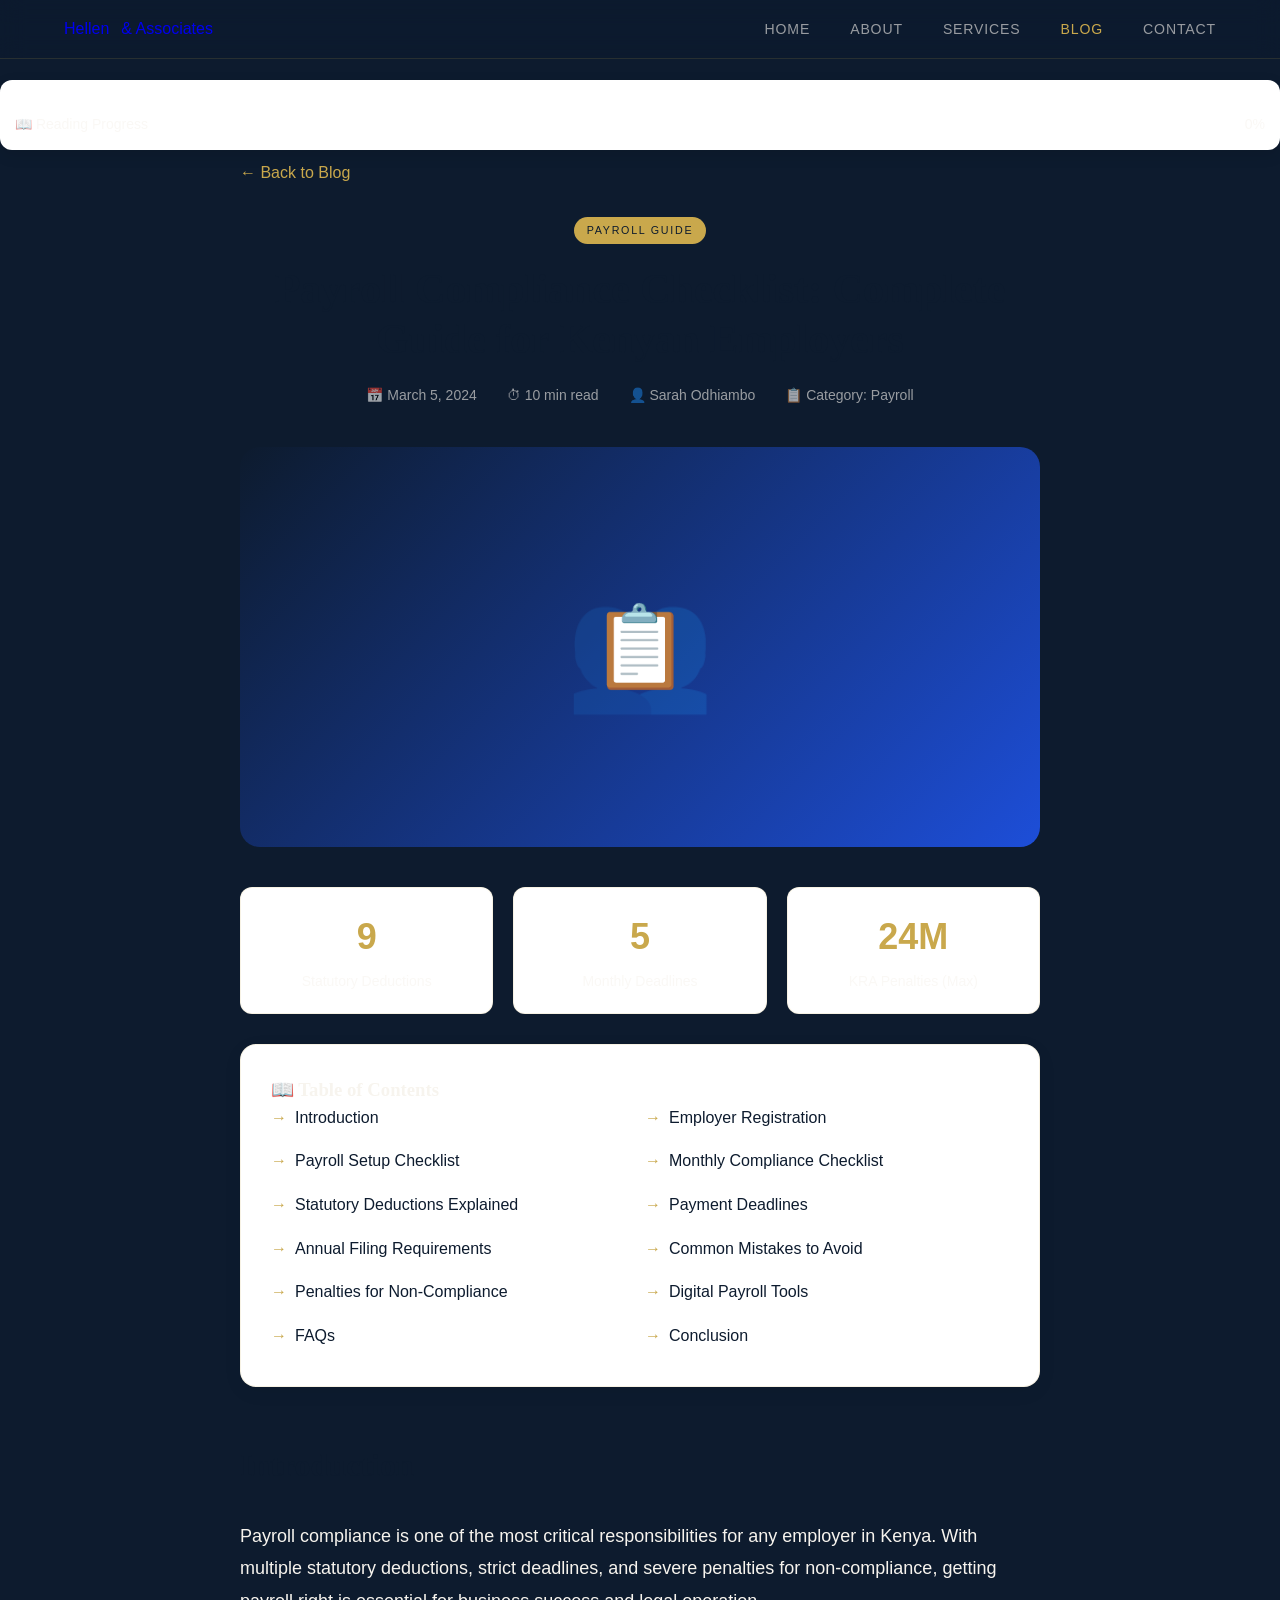
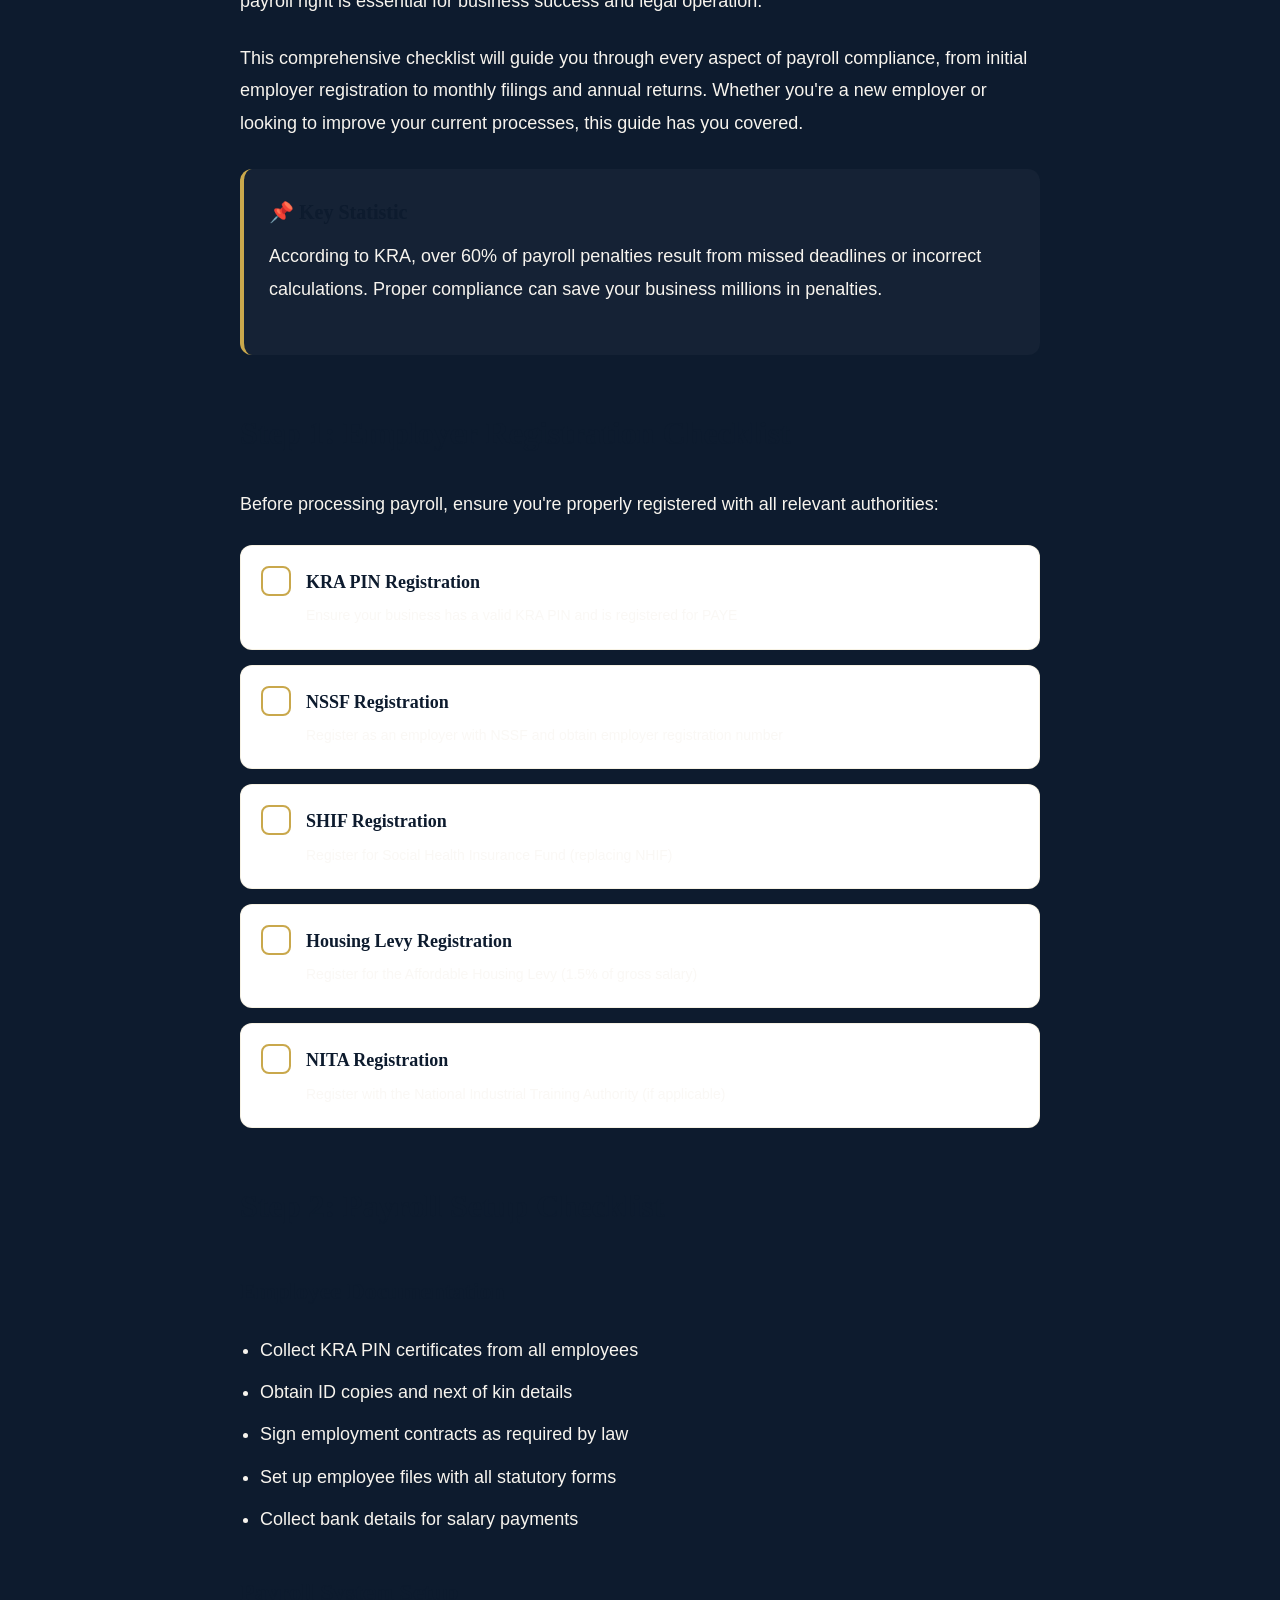
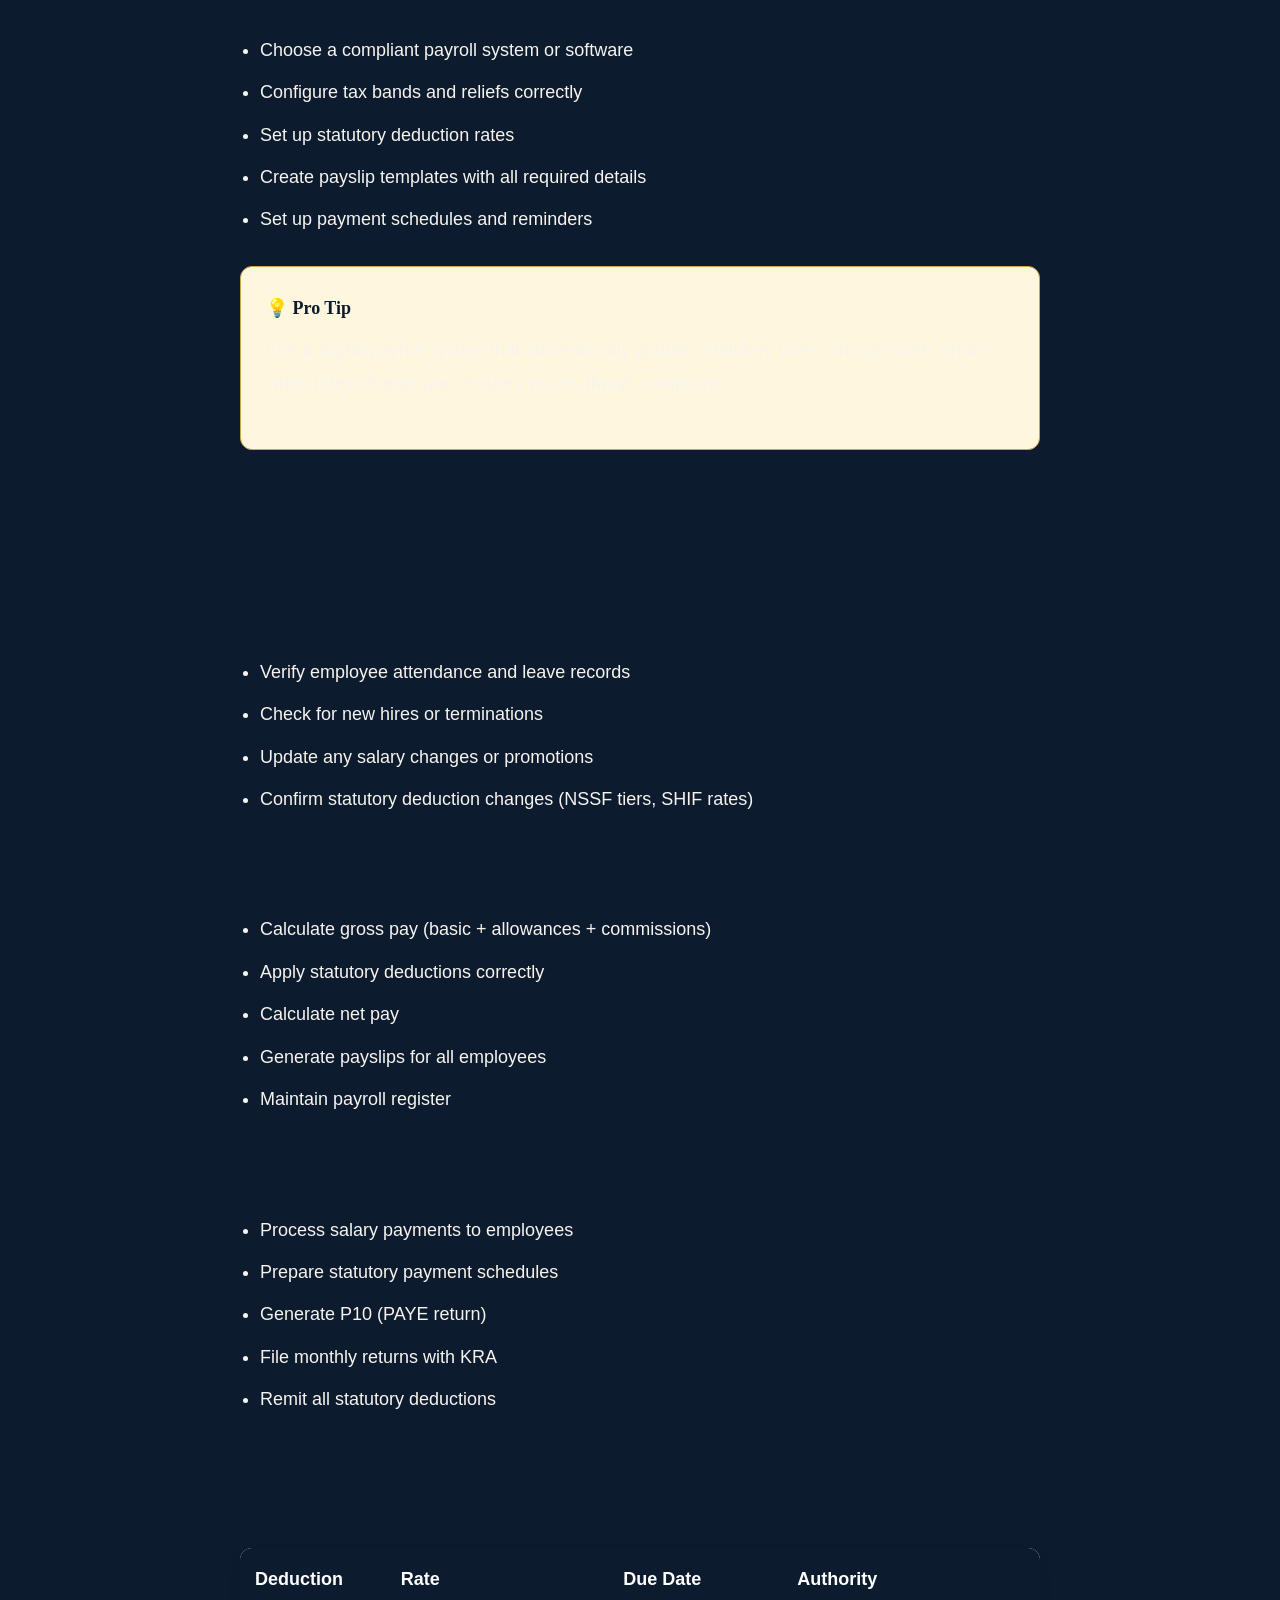
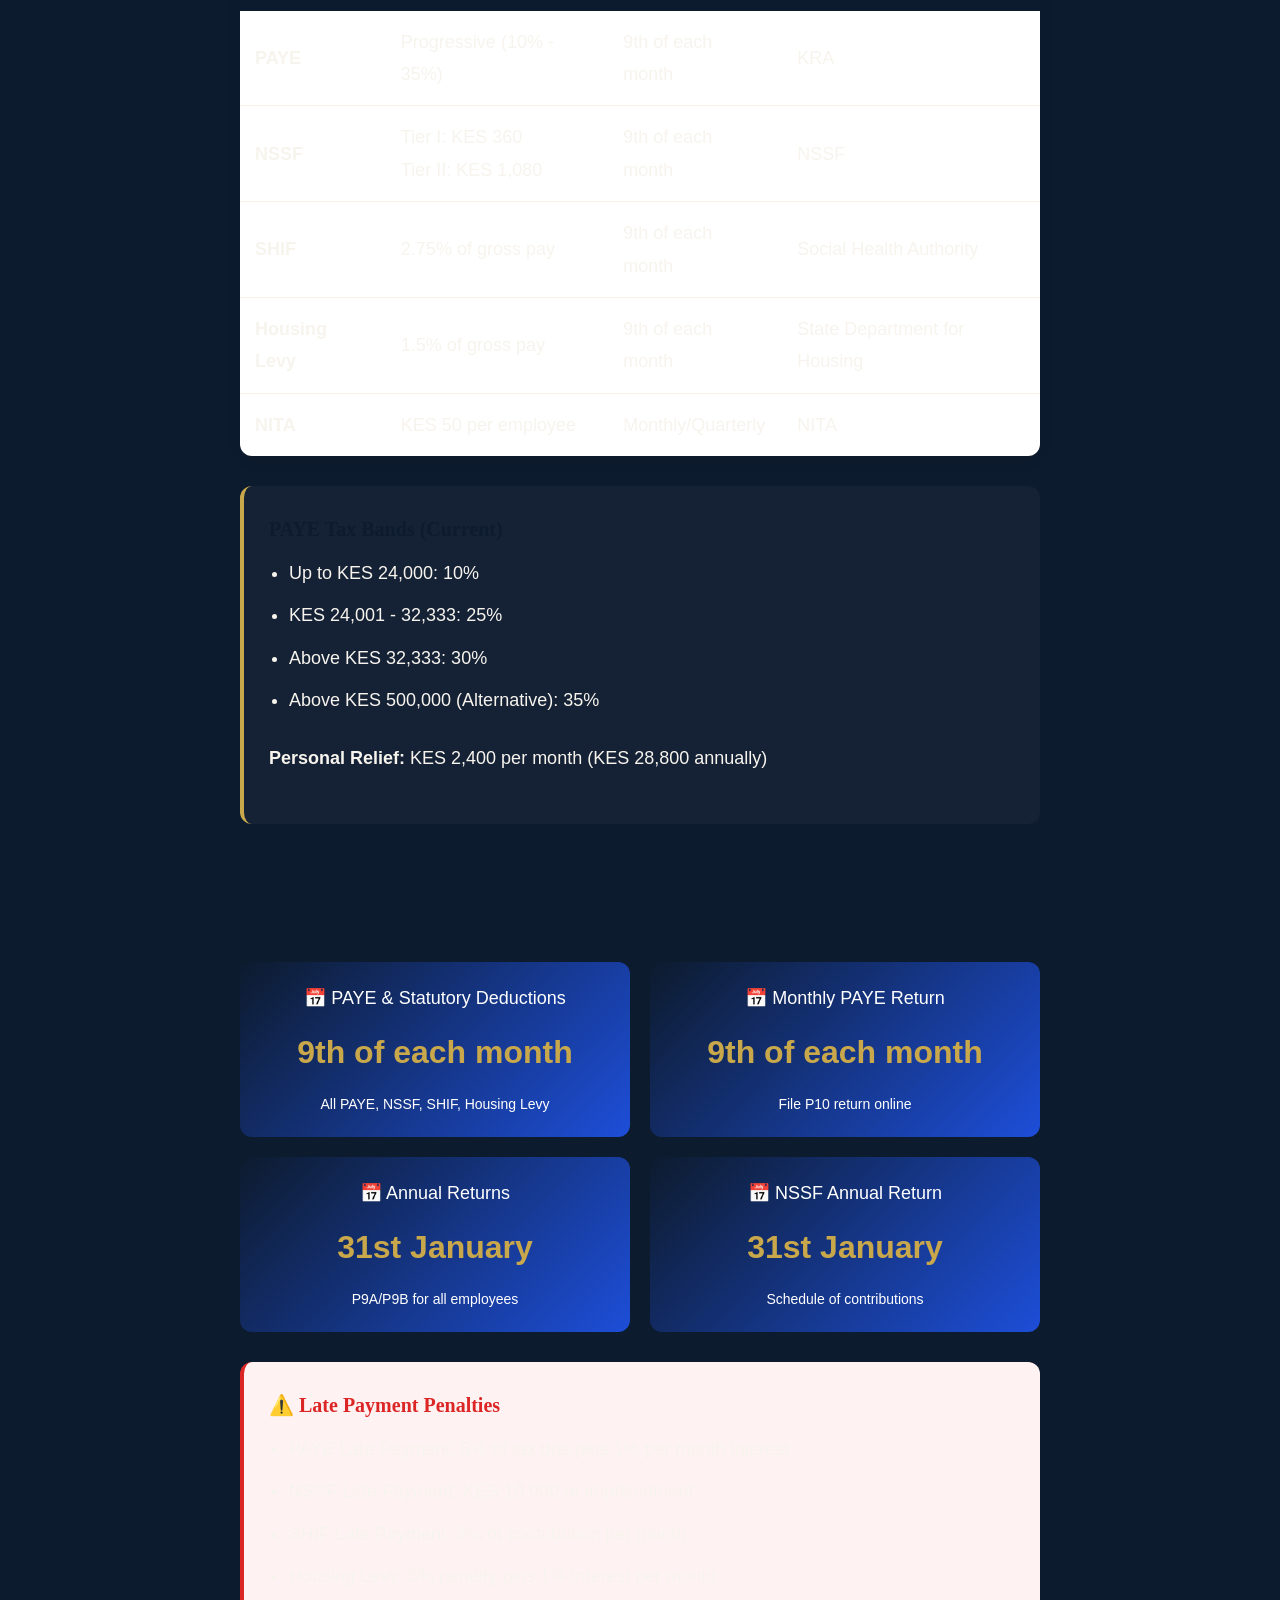
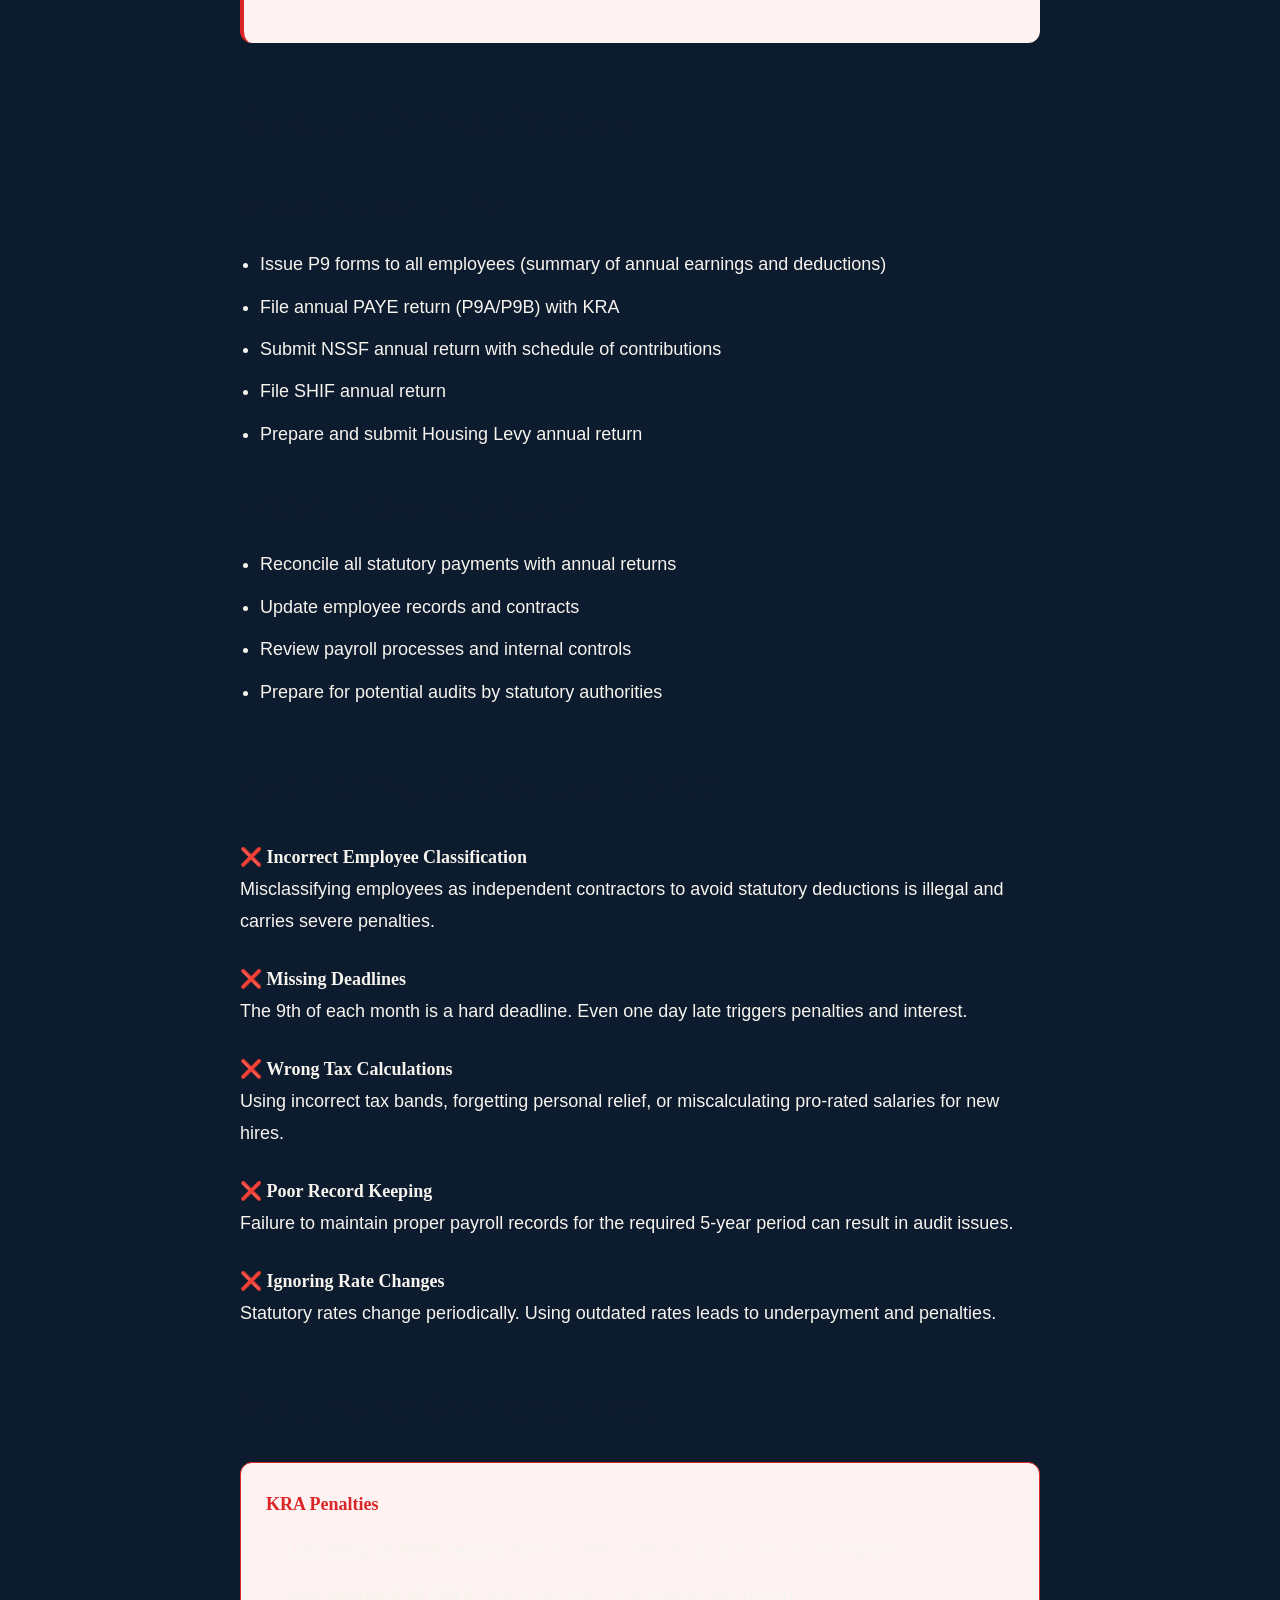
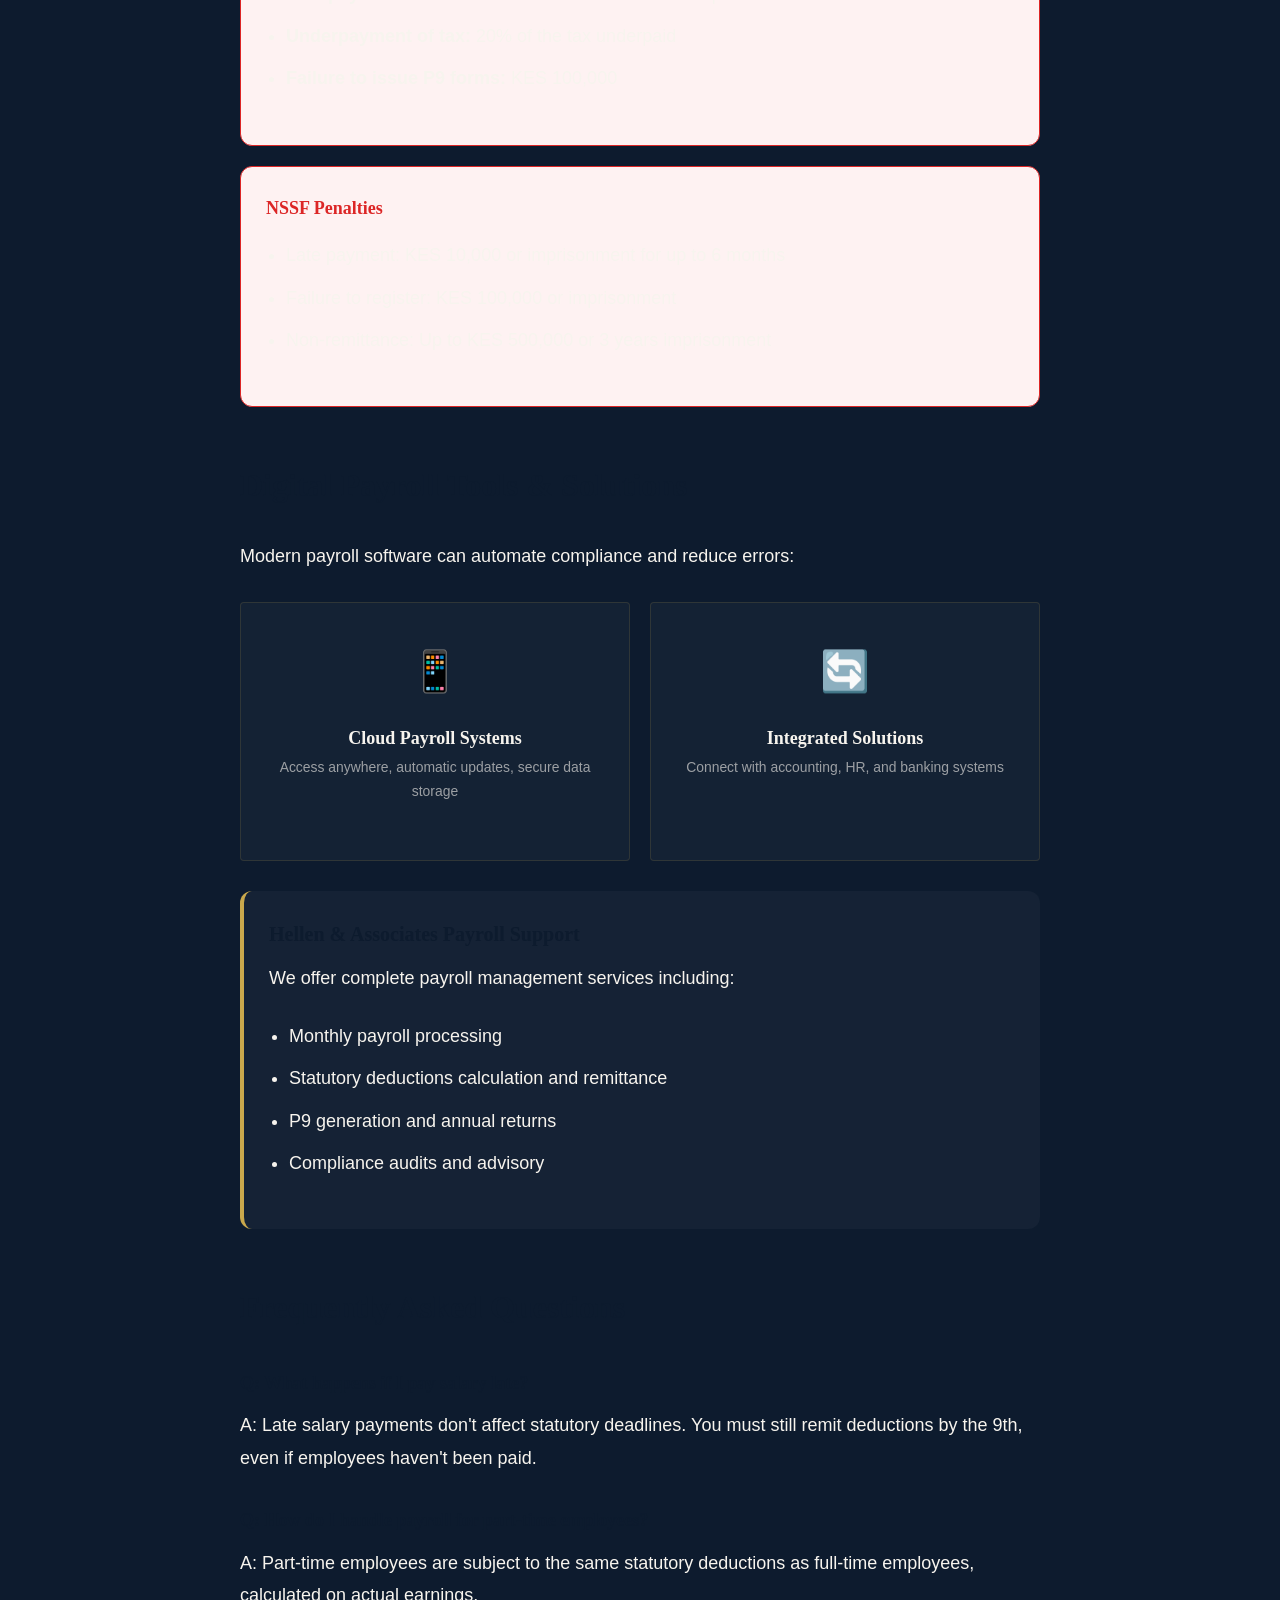
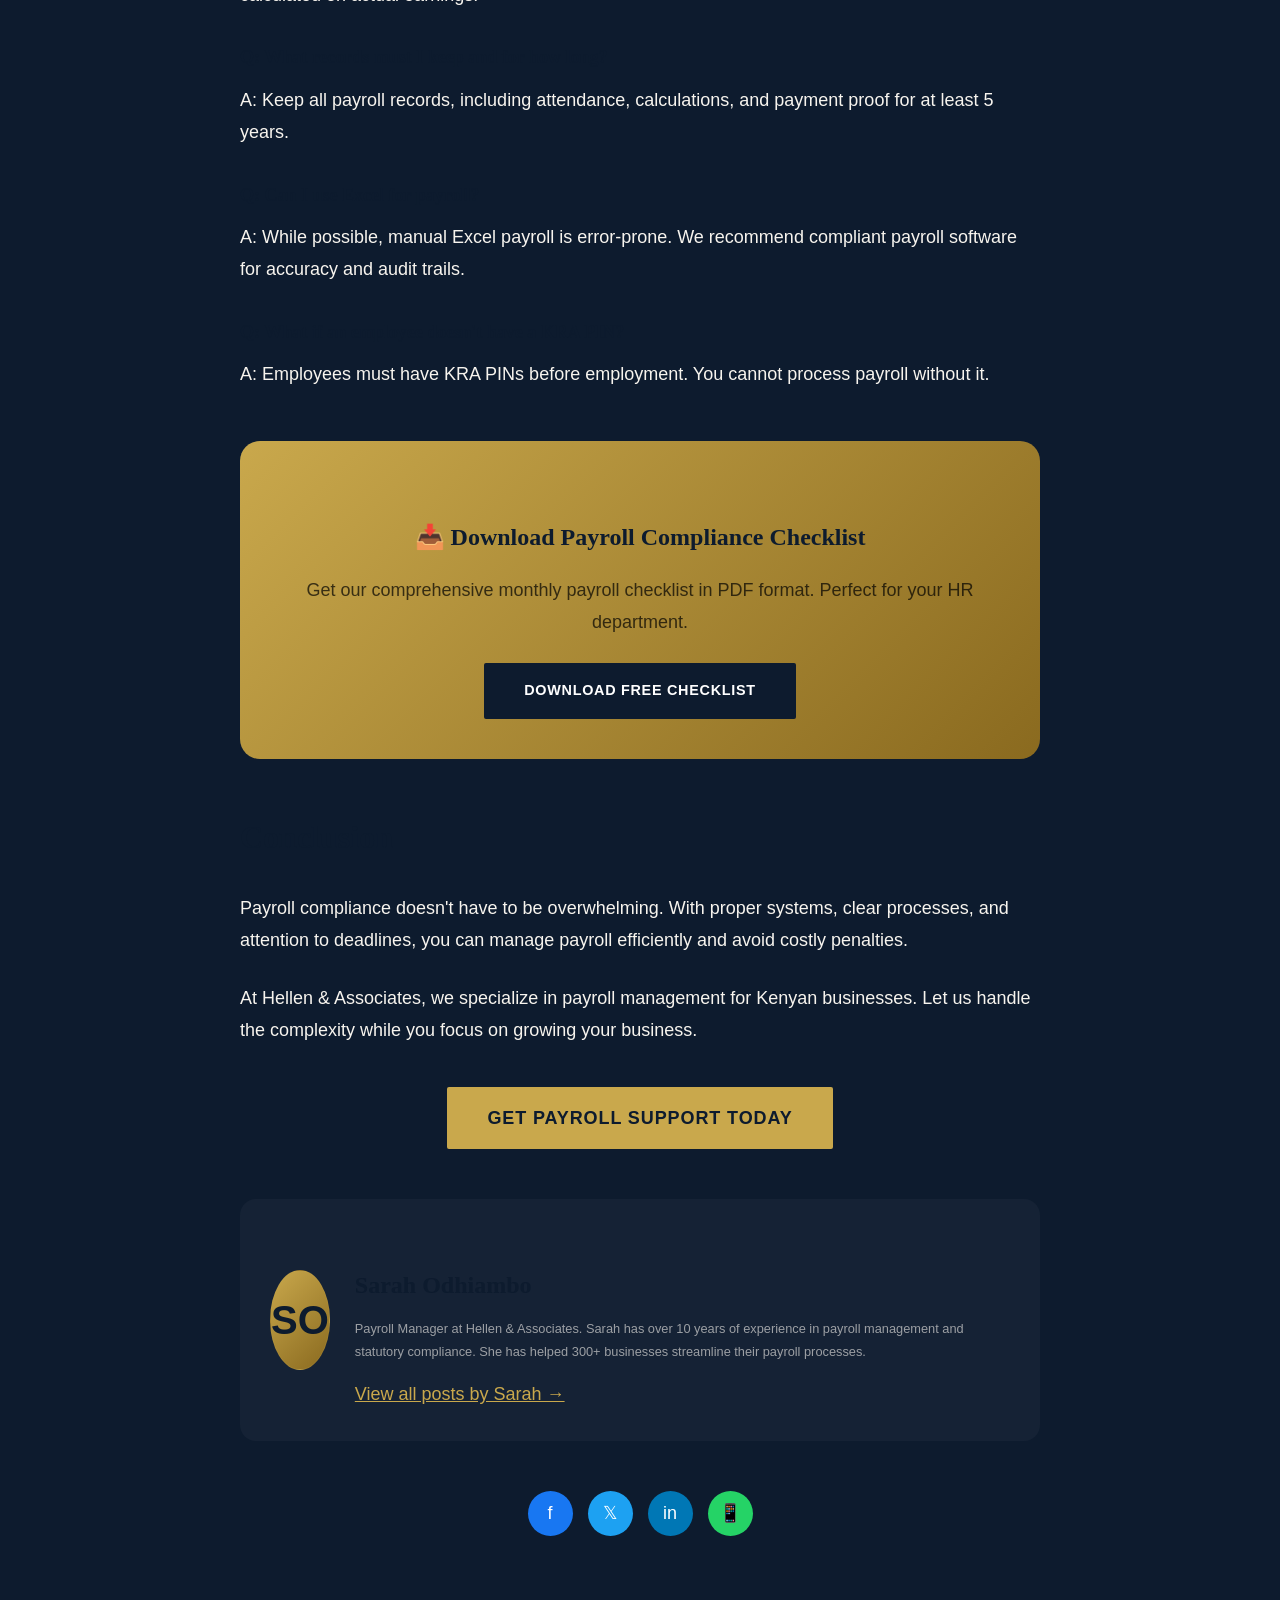
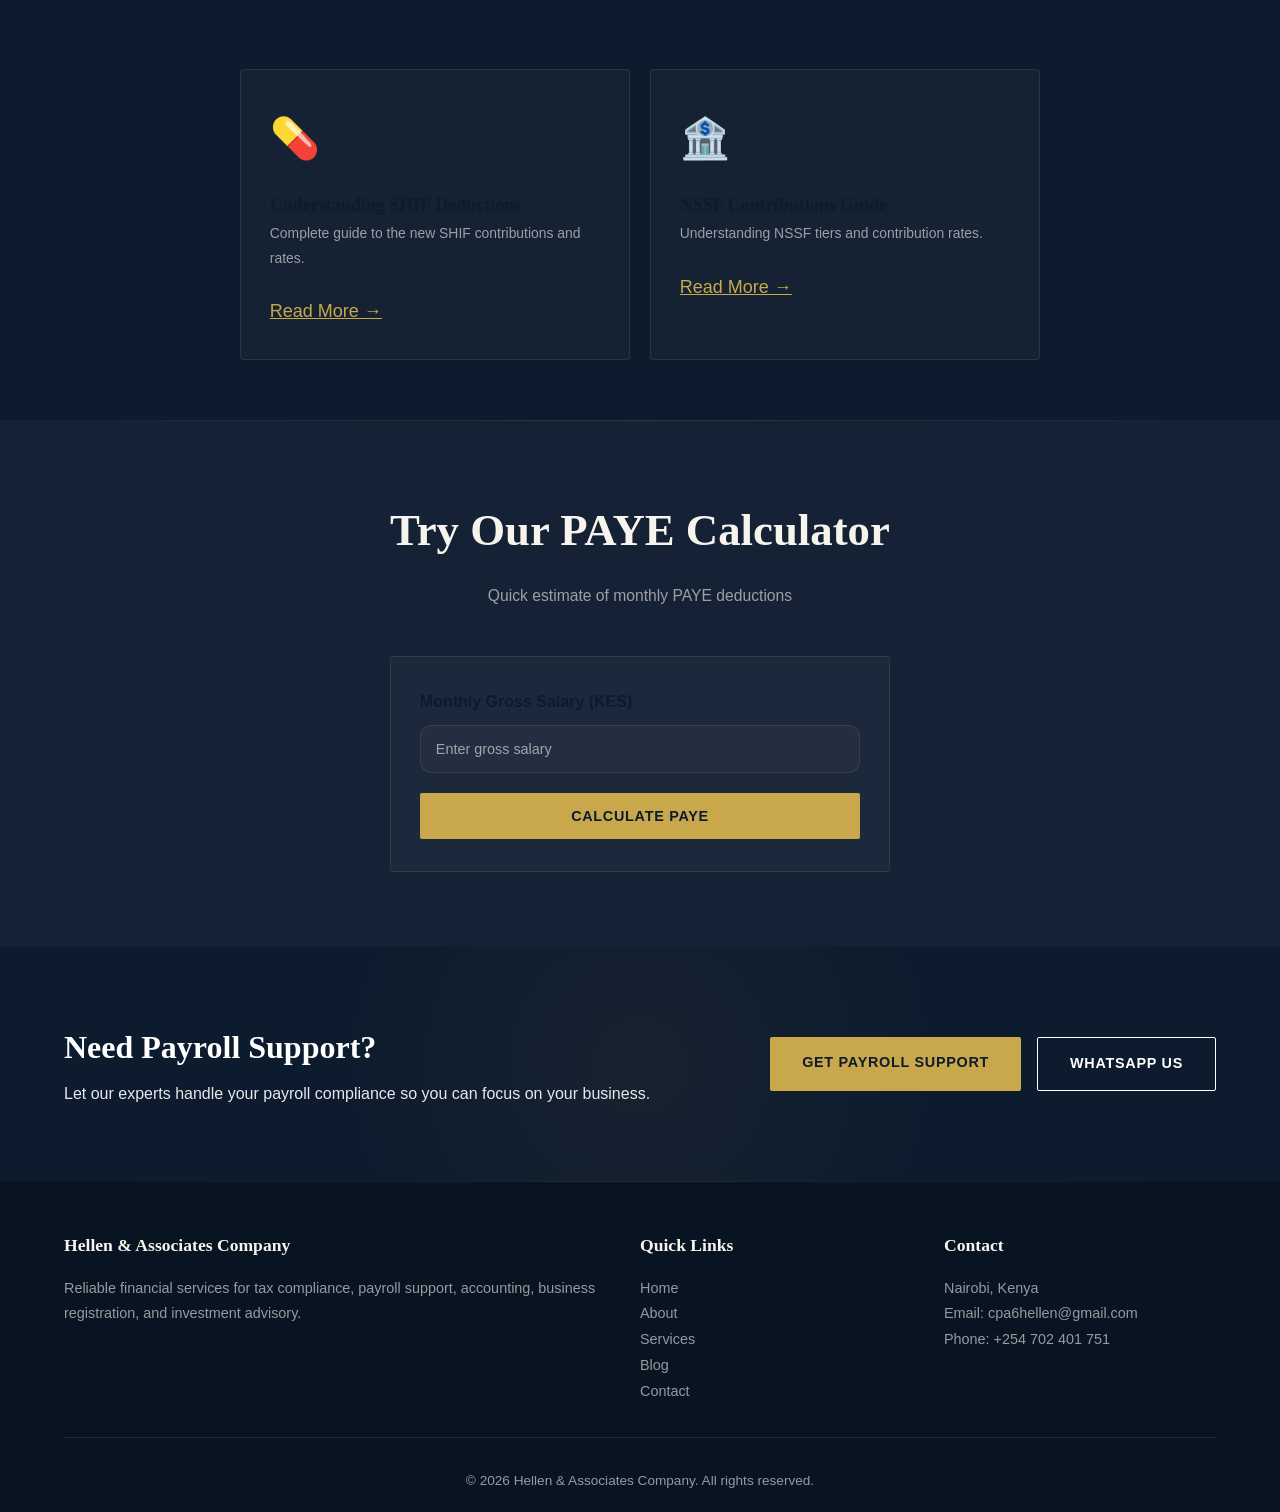
<file: blog-posts/payroll-compliance-checklist.html>
<!DOCTYPE html>
<html lang="en">
<head>
  <meta charset="UTF-8" />
  <meta name="viewport" content="width=device-width, initial-scale=1.0" />
  <title>Payroll Compliance Checklist: Complete Guide for Kenyan Employers | Hellen & Associates</title>
  <link rel="stylesheet" href="../style.css" />
  <style>
    /* Blog Post Specific Styles */
    .blog-post {
      max-width: 800px;
      margin: 0 auto;
    }
    
    .blog-header {
      text-align: center;
      margin-bottom: 40px;
    }
    
    .blog-header h1 {
      font-size: 42px;
      color: var(--navy);
      line-height: 1.2;
      margin-bottom: 20px;
    }
    
    .blog-meta {
      display: flex;
      justify-content: center;
      gap: 30px;
      color: var(--muted);
      font-size: 14px;
      margin-bottom: 30px;
      flex-wrap: wrap;
    }
    
    .blog-meta span {
      display: flex;
      align-items: center;
      gap: 5px;
    }
    
    .featured-image {
      width: 100%;
      height: 400px;
      background: linear-gradient(135deg, var(--navy), #1d4ed8);
      border-radius: 20px;
      display: flex;
      align-items: center;
      justify-content: center;
      margin-bottom: 40px;
      position: relative;
      overflow: hidden;
    }
    
    .featured-image span {
      font-size: 120px;
      opacity: 0.2;
      position: absolute;
    }
    
    .featured-image .main-icon {
      font-size: 80px;
      opacity: 1;
      color: var(--gold);
      z-index: 2;
    }
    
    .blog-content {
      font-size: 18px;
      line-height: 1.8;
      color: var(--text);
    }
    
    .blog-content h2 {
      color: var(--navy);
      font-size: 32px;
      margin: 50px 0 25px;
    }
    
    .blog-content h3 {
      color: var(--navy);
      font-size: 24px;
      margin: 35px 0 20px;
    }
    
    .blog-content p {
      margin-bottom: 25px;
    }
    
    .blog-content ul, .blog-content ol {
      margin-bottom: 25px;
      padding-left: 20px;
    }
    
    .blog-content li {
      margin-bottom: 10px;
    }
    
    .info-box {
      background: var(--soft);
      border-left: 4px solid var(--gold);
      padding: 25px;
      border-radius: 12px;
      margin: 30px 0;
    }
    
    .info-box h4 {
      color: var(--navy);
      margin-bottom: 10px;
      font-size: 20px;
    }
    
    .warning-box {
      background: #fef2f2;
      border-left: 4px solid #dc2626;
      padding: 25px;
      border-radius: 12px;
      margin: 30px 0;
    }
    
    .warning-box h4 {
      color: #dc2626;
      margin-bottom: 10px;
      font-size: 20px;
      display: flex;
      align-items: center;
      gap: 10px;
    }
    
    .tip-box {
      background: #fff7dd;
      border: 1px solid var(--gold);
      padding: 25px;
      border-radius: 12px;
      margin: 30px 0;
    }
    
    .tip-box h4 {
      color: var(--navy);
      margin-bottom: 10px;
      display: flex;
      align-items: center;
      gap: 10px;
    }
    
    .table-of-contents {
      background: white;
      border: 1px solid var(--border);
      border-radius: 16px;
      padding: 30px;
      margin: 30px 0;
      box-shadow: 0 5px 20px rgba(0,0,0,0.05);
    }
    
    .table-of-contents h3 {
      margin-top: 0;
    }
    
    .table-of-contents ul {
      list-style: none;
      padding: 0;
      display: grid;
      grid-template-columns: repeat(2, 1fr);
      gap: 10px;
    }
    
    .table-of-contents li {
      margin-bottom: 8px;
    }
    
    .table-of-contents a {
      color: var(--navy);
      text-decoration: none;
      display: flex;
      align-items: center;
      gap: 8px;
    }
    
    .table-of-contents a:hover {
      color: var(--gold);
    }
    
    .table-of-contents a:before {
      content: "→";
      color: var(--gold);
    }
    
    .checklist-item {
      display: flex;
      gap: 15px;
      padding: 20px;
      background: white;
      border: 1px solid var(--border);
      border-radius: 12px;
      margin-bottom: 15px;
      transition: all 0.2s ease;
    }
    
    .checklist-item:hover {
      border-color: var(--gold);
      box-shadow: 0 5px 15px rgba(0,0,0,0.05);
    }
    
    .checklist-checkbox {
      width: 30px;
      height: 30px;
      border: 2px solid var(--gold);
      border-radius: 8px;
      display: flex;
      align-items: center;
      justify-content: center;
      color: white;
      font-size: 18px;
      cursor: pointer;
      flex-shrink: 0;
      transition: all 0.2s ease;
    }
    
    .checklist-checkbox.checked {
      background: var(--gold);
      color: var(--navy);
    }
    
    .checklist-content {
      flex: 1;
    }
    
    .checklist-content h4 {
      color: var(--navy);
      margin-bottom: 5px;
    }
    
    .checklist-content p {
      color: var(--muted);
      font-size: 14px;
      margin: 0;
    }
    
    .deadline-card {
      background: linear-gradient(135deg, var(--navy), #1d4ed8);
      color: white;
      padding: 20px;
      border-radius: 12px;
      text-align: center;
    }
    
    .deadline-card .date {
      font-size: 32px;
      font-weight: bold;
      color: var(--gold);
      margin: 10px 0;
    }
    
    .stat-card {
      background: white;
      border: 1px solid var(--border);
      border-radius: 12px;
      padding: 20px;
      text-align: center;
    }
    
    .stat-card .number {
      font-size: 36px;
      font-weight: bold;
      color: var(--gold);
      margin-bottom: 5px;
    }
    
    .stat-card .label {
      color: var(--muted);
      font-size: 14px;
    }
    
    .rate-table {
      width: 100%;
      border-collapse: collapse;
      background: white;
      border-radius: 12px;
      overflow: hidden;
      box-shadow: 0 5px 15px rgba(0,0,0,0.05);
    }
    
    .rate-table th {
      background: var(--navy);
      color: white;
      padding: 15px;
      text-align: left;
    }
    
    .rate-table td {
      padding: 15px;
      border-bottom: 1px solid var(--border);
    }
    
    .rate-table tr:last-child td {
      border-bottom: none;
    }
    
    .rate-table tr:hover {
      background: var(--soft);
    }
    
    .download-card {
      background: linear-gradient(135deg, var(--gold), var(--gold-dark));
      color: var(--navy);
      padding: 40px;
      border-radius: 20px;
      text-align: center;
      margin: 50px 0;
    }
    
    .download-card h3 {
      color: var(--navy);
      margin-bottom: 15px;
    }
    
    .download-card p {
      color: rgba(0,0,0,0.7);
      margin-bottom: 25px;
    }
    
    .author-bio {
      background: var(--soft);
      border-radius: 16px;
      padding: 30px;
      margin: 50px 0;
      display: flex;
      gap: 25px;
      align-items: center;
    }
    
    .author-avatar {
      width: 100px;
      height: 100px;
      background: linear-gradient(135deg, var(--gold), var(--gold-dark));
      border-radius: 50%;
      display: flex;
      align-items: center;
      justify-content: center;
      font-size: 40px;
      font-weight: bold;
      color: var(--navy);
    }
    
    .author-info h3 {
      margin-bottom: 10px;
    }
    
    .author-info p {
      color: var(--muted);
      margin-bottom: 15px;
    }
    
    .share-buttons {
      display: flex;
      gap: 15px;
      justify-content: center;
      margin: 40px 0;
    }
    
    .share-btn {
      width: 45px;
      height: 45px;
      border-radius: 50%;
      display: flex;
      align-items: center;
      justify-content: center;
      color: white;
      text-decoration: none;
      transition: transform 0.2s ease;
    }
    
    .share-btn:hover {
      transform: translateY(-3px);
    }
    
    .share-btn.facebook { background: #1877f2; }
    .share-btn.twitter { background: #1da1f2; }
    .share-btn.linkedin { background: #0077b5; }
    .share-btn.whatsapp { background: #25D366; }
    
    .related-posts {
      margin-top: 60px;
    }
    
    .related-posts h3 {
      margin-bottom: 30px;
    }
    
    .progress-container {
      position: sticky;
      top: 80px;
      z-index: 100;
      background: white;
      padding: 15px;
      border-radius: 12px;
      box-shadow: 0 5px 15px rgba(0,0,0,0.1);
      margin-bottom: 30px;
    }
    
    .progress-bar {
      height: 8px;
      background: var(--soft);
      border-radius: 4px;
      overflow: hidden;
    }
    
    .progress-fill {
      height: 100%;
      background: var(--gold);
      width: 0%;
      transition: width 0.3s ease;
    }
    
    .progress-stats {
      display: flex;
      justify-content: space-between;
      margin-top: 10px;
      font-size: 14px;
      color: var(--muted);
    }
    
    @media (max-width: 768px) {
      .blog-header h1 {
        font-size: 32px;
      }
      
      .blog-meta {
        gap: 15px;
      }
      
      .table-of-contents ul {
        grid-template-columns: 1fr;
      }
      
      .author-bio {
        flex-direction: column;
        text-align: center;
      }
      
      .featured-image {
        height: 250px;
      }
      
      .rate-table {
        font-size: 14px;
      }
    }
  </style>
</head>
<body>

  <header class="navbar">
    <div class="container nav-wrap">
      <a href="../index.html" class="brand">Hellen <span>& Associates</span></a>

      <nav class="nav-links" id="navLinks">
        <a href="../index.html">Home</a>
        <a href="../about.html">About</a>
        <a href="../services.html">Services</a>
        <a href="../blog.html" class="active">Blog</a>
        <a href="../contact.html">Contact</a>
      </nav>

      <div class="menu-btn" onclick="toggleMenu()">☰</div>
    </div>
  </header>

  <!-- Reading Progress Bar -->
  <div class="progress-container" id="progressContainer">
    <div class="progress-bar">
      <div class="progress-fill" id="progressFill"></div>
    </div>
    <div class="progress-stats">
      <span>📖 Reading Progress</span>
      <span id="progressPercent">0%</span>
    </div>
  </div>

  <!-- Blog Post Content -->
  <section class="section" style="padding: 60px 0;">
    <div class="container blog-post">
      
      <!-- Back to Blog -->
      <a href="../blog.html" style="display: inline-flex; align-items: center; gap: 8px; color: var(--gold); margin-bottom: 30px; text-decoration: none;">
        ← Back to Blog
      </a>

      <!-- Blog Header -->
      <div class="blog-header">
        <span class="badge" style="background: var(--gold); color: var(--navy); margin-bottom: 20px;">Payroll Guide</span>
        <h1>Payroll Compliance Checklist: Complete Guide for Kenyan Employers</h1>
        
        <div class="blog-meta">
          <span>📅 March 5, 2024</span>
          <span>⏱ 10 min read</span>
          <span>👤 Sarah Odhiambo</span>
          <span>📋 Category: Payroll</span>
        </div>
      </div>

      <!-- Featured Image -->
      <div class="featured-image">
        <span>👥</span>
        <span class="main-icon">📋</span>
      </div>

      <!-- Quick Stats -->
      <div style="display: grid; grid-template-columns: repeat(3, 1fr); gap: 20px; margin: 30px 0;">
        <div class="stat-card">
          <div class="number">9</div>
          <div class="label">Statutory Deductions</div>
        </div>
        <div class="stat-card">
          <div class="number">5</div>
          <div class="label">Monthly Deadlines</div>
        </div>
        <div class="stat-card">
          <div class="number">24M</div>
          <div class="label">KRA Penalties (Max)</div>
        </div>
      </div>

      <!-- Table of Contents -->
      <div class="table-of-contents">
        <h3>📖 Table of Contents</h3>
        <ul>
          <li><a href="#introduction">Introduction</a></li>
          <li><a href="#registration">Employer Registration</a></li>
          <li><a href="#payroll-setup">Payroll Setup Checklist</a></li>
          <li><a href="#monthly-compliance">Monthly Compliance Checklist</a></li>
          <li><a href="#statutory-deductions">Statutory Deductions Explained</a></li>
          <li><a href="#deadlines">Payment Deadlines</a></li>
          <li><a href="#annual-filing">Annual Filing Requirements</a></li>
          <li><a href="#common-mistakes">Common Mistakes to Avoid</a></li>
          <li><a href="#penalties">Penalties for Non-Compliance</a></li>
          <li><a href="#digital-tools">Digital Payroll Tools</a></li>
          <li><a href="#faqs">FAQs</a></li>
          <li><a href="#conclusion">Conclusion</a></li>
        </ul>
      </div>

      <!-- Blog Content -->
      <div class="blog-content">
        
        <section id="introduction">
          <h2>Introduction</h2>
          <p>
            Payroll compliance is one of the most critical responsibilities for any employer in Kenya. 
            With multiple statutory deductions, strict deadlines, and severe penalties for non-compliance, 
            getting payroll right is essential for business success and legal operation.
          </p>
          <p>
            This comprehensive checklist will guide you through every aspect of payroll compliance, 
            from initial employer registration to monthly filings and annual returns. Whether you're 
            a new employer or looking to improve your current processes, this guide has you covered.
          </p>
        </section>

        <div class="info-box">
          <h4>📌 Key Statistic</h4>
          <p>According to KRA, over 60% of payroll penalties result from missed deadlines or incorrect calculations. Proper compliance can save your business millions in penalties.</p>
        </div>

        <section id="registration">
          <h2>Step 1: Employer Registration Checklist</h2>
          <p>Before processing payroll, ensure you're properly registered with all relevant authorities:</p>
          
          <div class="checklist-item">
            <div class="checklist-checkbox" onclick="toggleCheck(this)">✓</div>
            <div class="checklist-content">
              <h4>KRA PIN Registration</h4>
              <p>Ensure your business has a valid KRA PIN and is registered for PAYE</p>
            </div>
          </div>

          <div class="checklist-item">
            <div class="checklist-checkbox" onclick="toggleCheck(this)">✓</div>
            <div class="checklist-content">
              <h4>NSSF Registration</h4>
              <p>Register as an employer with NSSF and obtain employer registration number</p>
            </div>
          </div>

          <div class="checklist-item">
            <div class="checklist-checkbox" onclick="toggleCheck(this)">✓</div>
            <div class="checklist-content">
              <h4>SHIF Registration</h4>
              <p>Register for Social Health Insurance Fund (replacing NHIF)</p>
            </div>
          </div>

          <div class="checklist-item">
            <div class="checklist-checkbox" onclick="toggleCheck(this)">✓</div>
            <div class="checklist-content">
              <h4>Housing Levy Registration</h4>
              <p>Register for the Affordable Housing Levy (1.5% of gross salary)</p>
            </div>
          </div>

          <div class="checklist-item">
            <div class="checklist-checkbox" onclick="toggleCheck(this)">✓</div>
            <div class="checklist-content">
              <h4>NITA Registration</h4>
              <p>Register with the National Industrial Training Authority (if applicable)</p>
            </div>
          </div>
        </section>

        <section id="payroll-setup">
          <h2>Step 2: Payroll Setup Checklist</h2>
          
          <h3>Employee Documentation</h3>
          <ul>
            <li>Collect KRA PIN certificates from all employees</li>
            <li>Obtain ID copies and next of kin details</li>
            <li>Sign employment contracts as required by law</li>
            <li>Set up employee files with all statutory forms</li>
            <li>Collect bank details for salary payments</li>
          </ul>

          <h3>Payroll System Setup</h3>
          <ul>
            <li>Choose a compliant payroll system or software</li>
            <li>Configure tax bands and reliefs correctly</li>
            <li>Set up statutory deduction rates</li>
            <li>Create payslip templates with all required details</li>
            <li>Set up payment schedules and reminders</li>
          </ul>

          <div class="tip-box">
            <h4>💡 Pro Tip</h4>
            <p>Use a digital payroll system that automatically updates statutory rates. This prevents errors when rates change and ensures you're always compliant.</p>
          </div>
        </section>

        <section id="monthly-compliance">
          <h2>Step 3: Monthly Compliance Checklist</h2>
          
          <h3>Before Payroll Processing</h3>
          <ul>
            <li>Verify employee attendance and leave records</li>
            <li>Check for new hires or terminations</li>
            <li>Update any salary changes or promotions</li>
            <li>Confirm statutory deduction changes (NSSF tiers, SHIF rates)</li>
          </ul>

          <h3>During Payroll Processing</h3>
          <ul>
            <li>Calculate gross pay (basic + allowances + commissions)</li>
            <li>Apply statutory deductions correctly</li>
            <li>Calculate net pay</li>
            <li>Generate payslips for all employees</li>
            <li>Maintain payroll register</li>
          </ul>

          <h3>After Payroll (Before 9th of each month)</h3>
          <ul>
            <li>Process salary payments to employees</li>
            <li>Prepare statutory payment schedules</li>
            <li>Generate P10 (PAYE return)</li>
            <li>File monthly returns with KRA</li>
            <li>Remit all statutory deductions</li>
          </ul>
        </section>

        <section id="statutory-deductions">
          <h2>Statutory Deductions Explained</h2>
          
          <table class="rate-table">
            <thead>
              <tr>
                <th>Deduction</th>
                <th>Rate</th>
                <th>Due Date</th>
                <th>Authority</th>
              </tr>
            </thead>
            <tbody>
              <tr>
                <td><strong>PAYE</strong></td>
                <td>Progressive (10% - 35%)</td>
                <td>9th of each month</td>
                <td>KRA</td>
              </tr>
              <tr>
                <td><strong>NSSF</strong></td>
                <td>Tier I: KES 360<br>Tier II: KES 1,080</td>
                <td>9th of each month</td>
                <td>NSSF</td>
              </tr>
              <tr>
                <td><strong>SHIF</strong></td>
                <td>2.75% of gross pay</td>
                <td>9th of each month</td>
                <td>Social Health Authority</td>
              </tr>
              <tr>
                <td><strong>Housing Levy</strong></td>
                <td>1.5% of gross pay</td>
                <td>9th of each month</td>
                <td>State Department for Housing</td>
              </tr>
              <tr>
                <td><strong>NITA</strong></td>
                <td>KES 50 per employee</td>
                <td>Monthly/Quarterly</td>
                <td>NITA</td>
              </tr>
            </tbody>
          </table>

          <div class="info-box" style="margin-top: 30px;">
            <h4>PAYE Tax Bands (Current)</h4>
            <ul>
              <li>Up to KES 24,000: 10%</li>
              <li>KES 24,001 - 32,333: 25%</li>
              <li>Above KES 32,333: 30%</li>
              <li>Above KES 500,000 (Alternative): 35%</li>
            </ul>
            <p><strong>Personal Relief:</strong> KES 2,400 per month (KES 28,800 annually)</p>
          </div>
        </section>

        <section id="deadlines">
          <h2>Critical Payment Deadlines</h2>
          
          <div style="display: grid; grid-template-columns: repeat(2, 1fr); gap: 20px; margin: 30px 0;">
            <div class="deadline-card">
              <div>📅 PAYE & Statutory Deductions</div>
              <div class="date">9th of each month</div>
              <div style="font-size: 14px;">All PAYE, NSSF, SHIF, Housing Levy</div>
            </div>
            
            <div class="deadline-card">
              <div>📅 Monthly PAYE Return</div>
              <div class="date">9th of each month</div>
              <div style="font-size: 14px;">File P10 return online</div>
            </div>
            
            <div class="deadline-card">
              <div>📅 Annual Returns</div>
              <div class="date">31st January</div>
              <div style="font-size: 14px;">P9A/P9B for all employees</div>
            </div>
            
            <div class="deadline-card">
              <div>📅 NSSF Annual Return</div>
              <div class="date">31st January</div>
              <div style="font-size: 14px;">Schedule of contributions</div>
            </div>
          </div>

          <div class="warning-box">
            <h4>⚠️ Late Payment Penalties</h4>
            <ul>
              <li>PAYE Late Payment: 5% of tax due plus 1% per month interest</li>
              <li>NSSF Late Payment: KES 10,000 or imprisonment</li>
              <li>SHIF Late Payment: 2% of contribution per month</li>
              <li>Housing Levy: 5% penalty plus 1% interest per month</li>
            </ul>
          </div>
        </section>

        <section id="annual-filing">
          <h2>Annual Filing Requirements</h2>
          
          <h3>By 31st January Each Year:</h3>
          <ul>
            <li>Issue P9 forms to all employees (summary of annual earnings and deductions)</li>
            <li>File annual PAYE return (P9A/P9B) with KRA</li>
            <li>Submit NSSF annual return with schedule of contributions</li>
            <li>File SHIF annual return</li>
            <li>Prepare and submit Housing Levy annual return</li>
          </ul>

          <h3>Additional Annual Requirements:</h3>
          <ul>
            <li>Reconcile all statutory payments with annual returns</li>
            <li>Update employee records and contracts</li>
            <li>Review payroll processes and internal controls</li>
            <li>Prepare for potential audits by statutory authorities</li>
          </ul>
        </section>

        <section id="common-mistakes">
          <h2>Common Payroll Mistakes to Avoid</h2>
          
          <div style="margin: 20px 0;">
            <h4>❌ Incorrect Employee Classification</h4>
            <p>Misclassifying employees as independent contractors to avoid statutory deductions is illegal and carries severe penalties.</p>
          </div>

          <div style="margin: 20px 0;">
            <h4>❌ Missing Deadlines</h4>
            <p>The 9th of each month is a hard deadline. Even one day late triggers penalties and interest.</p>
          </div>

          <div style="margin: 20px 0;">
            <h4>❌ Wrong Tax Calculations</h4>
            <p>Using incorrect tax bands, forgetting personal relief, or miscalculating pro-rated salaries for new hires.</p>
          </div>

          <div style="margin: 20px 0;">
            <h4>❌ Poor Record Keeping</h4>
            <p>Failure to maintain proper payroll records for the required 5-year period can result in audit issues.</p>
          </div>

          <div style="margin: 20px 0;">
            <h4>❌ Ignoring Rate Changes</h4>
            <p>Statutory rates change periodically. Using outdated rates leads to underpayment and penalties.</p>
          </div>
        </section>

        <section id="penalties">
          <h2>Penalties for Non-Compliance</h2>
          
          <div style="background: #fef2f2; border: 1px solid #dc2626; border-radius: 12px; padding: 25px; margin: 20px 0;">
            <h4 style="color: #dc2626; margin-bottom: 15px;">KRA Penalties</h4>
            <ul>
              <li><strong>Late filing of PAYE return:</strong> KES 10,000 or 5% of tax due (whichever higher)</li>
              <li><strong>Late payment of PAYE:</strong> 5% of tax due + 1% interest per month</li>
              <li><strong>Underpayment of tax:</strong> 20% of the tax underpaid</li>
              <li><strong>Failure to issue P9 forms:</strong> KES 100,000</li>
            </ul>
          </div>

          <div style="background: #fef2f2; border: 1px solid #dc2626; border-radius: 12px; padding: 25px; margin: 20px 0;">
            <h4 style="color: #dc2626; margin-bottom: 15px;">NSSF Penalties</h4>
            <ul>
              <li>Late payment: KES 10,000 or imprisonment for up to 6 months</li>
              <li>Failure to register: KES 100,000 or imprisonment</li>
              <li>Non-remittance: Up to KES 500,000 or 3 years imprisonment</li>
            </ul>
          </div>
        </section>

        <section id="digital-tools">
          <h2>Digital Payroll Tools & Solutions</h2>
          
          <p>Modern payroll software can automate compliance and reduce errors:</p>
          
          <div style="display: grid; grid-template-columns: repeat(2, 1fr); gap: 20px; margin: 30px 0;">
            <div class="card" style="text-align: center;">
              <div style="font-size: 40px; margin-bottom: 15px;">📱</div>
              <h4>Cloud Payroll Systems</h4>
              <p style="color: var(--muted);">Access anywhere, automatic updates, secure data storage</p>
            </div>
            
            <div class="card" style="text-align: center;">
              <div style="font-size: 40px; margin-bottom: 15px;">🔄</div>
              <h4>Integrated Solutions</h4>
              <p style="color: var(--muted);">Connect with accounting, HR, and banking systems</p>
            </div>
          </div>

          <div class="info-box">
            <h4>Hellen & Associates Payroll Support</h4>
            <p>We offer complete payroll management services including:</p>
            <ul>
              <li>Monthly payroll processing</li>
              <li>Statutory deductions calculation and remittance</li>
              <li>P9 generation and annual returns</li>
              <li>Compliance audits and advisory</li>
            </ul>
          </div>
        </section>

        <section id="faqs">
          <h2>Frequently Asked Questions</h2>
          
          <div style="margin: 30px 0;">
            <h4 style="color: var(--navy); margin-bottom: 10px;">Q: What happens if I pay salary late?</h4>
            <p>A: Late salary payments don't affect statutory deadlines. You must still remit deductions by the 9th, even if employees haven't been paid.</p>
          </div>

          <div style="margin: 30px 0;">
            <h4 style="color: var(--navy); margin-bottom: 10px;">Q: How do I handle payroll for part-time employees?</h4>
            <p>A: Part-time employees are subject to the same statutory deductions as full-time employees, calculated on actual earnings.</p>
          </div>

          <div style="margin: 30px 0;">
            <h4 style="color: var(--navy); margin-bottom: 10px;">Q: What records must I keep and for how long?</h4>
            <p>A: Keep all payroll records, including attendance, calculations, and payment proof for at least 5 years.</p>
          </div>

          <div style="margin: 30px 0;">
            <h4 style="color: var(--navy); margin-bottom: 10px;">Q: Can I use Excel for payroll?</h4>
            <p>A: While possible, manual Excel payroll is error-prone. We recommend compliant payroll software for accuracy and audit trails.</p>
          </div>

          <div style="margin: 30px 0;">
            <h4 style="color: var(--navy); margin-bottom: 10px;">Q: What if an employee doesn't have a KRA PIN?</h4>
            <p>A: Employees must have KRA PINs before employment. You cannot process payroll without it.</p>
          </div>
        </section>

        <!-- Download Resource -->
        <div class="download-card">
          <h3>📥 Download Payroll Compliance Checklist</h3>
          <p>Get our comprehensive monthly payroll checklist in PDF format. Perfect for your HR department.</p>
          <a href="#" class="btn primary" style="background: var(--navy); color: white; padding: 15px 40px;">Download Free Checklist</a>
        </div>

        <section id="conclusion">
          <h2>Conclusion</h2>
          <p>
            Payroll compliance doesn't have to be overwhelming. With proper systems, clear processes, and attention to deadlines, 
            you can manage payroll efficiently and avoid costly penalties.
          </p>
          <p>
            At Hellen & Associates, we specialize in payroll management for Kenyan businesses. Let us handle the complexity while 
            you focus on growing your business.
          </p>
          
          <div style="text-align: center; margin: 40px 0;">
            <a href="../contact.html?service=payroll" class="btn primary" style="background: var(--gold); color: var(--navy); padding: 15px 40px; font-size: 18px;">
              Get Payroll Support Today
            </a>
          </div>
        </section>

        <!-- Author Bio -->
        <div class="author-bio">
          <div class="author-avatar">SO</div>
          <div class="author-info">
            <h3 style="color: var(--navy);">Sarah Odhiambo</h3>
            <p>Payroll Manager at Hellen & Associates. Sarah has over 10 years of experience in payroll management and statutory compliance. She has helped 300+ businesses streamline their payroll processes.</p>
            <a href="#" style="color: var(--gold);">View all posts by Sarah →</a>
          </div>
        </div>

        <!-- Share Buttons -->
        <div class="share-buttons">
          <a href="#" class="share-btn facebook">f</a>
          <a href="#" class="share-btn twitter">𝕏</a>
          <a href="#" class="share-btn linkedin">in</a>
          <a href="#" class="share-btn whatsapp">📱</a>
        </div>

        <!-- Related Posts -->
        <div class="related-posts">
          <h3 style="color: var(--navy);">You Might Also Like</h3>
          <div style="display: grid; grid-template-columns: repeat(2, 1fr); gap: 20px;">
            
            <div class="card">
              <div style="font-size: 40px; margin-bottom: 15px;">💊</div>
              <h4 style="color: var(--navy);">Understanding SHIF Deductions</h4>
              <p style="color: var(--muted);">Complete guide to the new SHIF contributions and rates.</p>
              <a href="shif-guide.html" style="color: var(--gold);">Read More →</a>
            </div>

            <div class="card">
              <div style="font-size: 40px; margin-bottom: 15px;">🏦</div>
              <h4 style="color: var(--navy);">NSSF Contributions Guide</h4>
              <p style="color: var(--muted);">Understanding NSSF tiers and contribution rates.</p>
              <a href="nssf-guide.html" style="color: var(--gold);">Read More →</a>
            </div>
          </div>
        </div>
      </div>
    </div>
  </section>

  <!-- Interactive Payroll Calculator -->
  <section class="section" style="background: var(--soft);">
    <div class="container">
      <div class="section-title">
        <h2>Try Our PAYE Calculator</h2>
        <p>Quick estimate of monthly PAYE deductions</p>
      </div>

      <div class="card" style="max-width: 500px; margin: 0 auto;">
        <div style="margin-bottom: 20px;">
          <label style="color: var(--navy); font-weight: 600;">Monthly Gross Salary (KES)</label>
          <input type="number" id="salaryInput" placeholder="Enter gross salary" style="width: 100%; padding: 15px; margin-top: 10px; border: 1px solid var(--border); border-radius: 12px;">
        </div>

        <button onclick="calculatePAYE()" class="btn primary" style="background: var(--gold); color: var(--navy); width: 100%; padding: 15px;">Calculate PAYE</button>

        <div id="payeResult" style="margin-top: 30px; display: none;">
          <h4 style="color: var(--navy); margin-bottom: 15px;">Results:</h4>
          <div style="background: var(--soft); padding: 20px; border-radius: 12px;">
            <p><strong>Gross Salary:</strong> KES <span id="grossAmount">0</span></p>
            <p><strong>PAYE Tax:</strong> KES <span id="taxAmount">0</span></p>
            <p><strong>Personal Relief:</strong> KES 2,400</p>
            <p><strong>Net Pay (after PAYE only):</strong> KES <span id="netAmount">0</span></p>
          </div>
          <p style="font-size: 13px; color: var(--muted); margin-top: 10px;">*Excludes NSSF, SHIF, and Housing Levy. For illustration only.</p>
        </div>
      </div>
    </div>
  </section>

  <!-- CTA Section -->
  <section class="section cta" style="background: var(--navy); color: white;">
    <div class="container cta-wrap">
      <div>
        <h2 style="color: white;">Need Payroll Support?</h2>
        <p style="color: rgba(255,255,255,0.9);">Let our experts handle your payroll compliance so you can focus on your business.</p>
      </div>
      <div class="btn-row">
        <a href="../contact.html?service=payroll" class="btn primary" style="background: var(--gold); color: var(--navy);">Get Payroll Support</a>
        <a href="https://wa.me/254702401751" class="btn outline" style="border-color: white; color: white;">WhatsApp Us</a>
      </div>
    </div>
  </section>

  <footer class="footer">
    <div class="container footer-grid">
      <div>
        <h3>Hellen & Associates Company</h3>
        <p>
          Reliable financial services for tax compliance, payroll support, accounting, business registration,
          and investment advisory.
        </p>
      </div>

      <div>
        <h3>Quick Links</h3>
        <p><a href="../index.html">Home</a></p>
        <p><a href="../about.html">About</a></p>
        <p><a href="../services.html">Services</a></p>
        <p><a href="../blog.html">Blog</a></p>
        <p><a href="../contact.html">Contact</a></p>
      </div>

      <div>
        <h3>Contact</h3>
        <p>Nairobi, Kenya</p>
        <p>Email: cpa6hellen@gmail.com</p>
        <p>Phone: +254 702 401 751</p>
      </div>
    </div>

    <div class="container copy">
      © <span id="year"></span> Hellen & Associates Company. All rights reserved.
    </div>
  </footer>

  <script src="../script.js"></script>
  <script>
    // Reading progress bar
    window.addEventListener('scroll', function() {
      const winScroll = document.body.scrollTop || document.documentElement.scrollTop;
      const height = document.documentElement.scrollHeight - document.documentElement.clientHeight;
      const scrolled = (winScroll / height) * 100;
      
      document.getElementById('progressFill').style.width = scrolled + '%';
      document.getElementById('progressPercent').textContent = Math.round(scrolled) + '%';
    });

    // Toggle checklist items
    function toggleCheck(element) {
      element.classList.toggle('checked');
      if (element.classList.contains('checked')) {
        element.textContent = '✓';
      } else {
        element.textContent = '';
      }
    }

    // PAYE Calculator
    function calculatePAYE() {
      const salary = parseFloat(document.getElementById('salaryInput').value);
      
      if (!salary || salary < 0) {
        alert('Please enter a valid salary amount');
        return;
      }

      let tax = 0;
      
      // Calculate PAYE based on bands
      if (salary <= 24000) {
        tax = salary * 0.1;
      } else if (salary <= 32333) {
        tax = (24000 * 0.1) + ((salary - 24000) * 0.25);
      } else {
        tax = (24000 * 0.1) + ((32333 - 24000) * 0.25) + ((salary - 32333) * 0.3);
      }
      
      // Apply personal relief
      const taxAfterRelief = Math.max(0, tax - 2400);
      
      document.getElementById('grossAmount').textContent = salary.toLocaleString();
      document.getElementById('taxAmount').textContent = taxAfterRelief.toFixed(2);
      document.getElementById('netAmount').textContent = (salary - taxAfterRelief).toLocaleString();
      
      document.getElementById('payeResult').style.display = 'block';
    }

    document.getElementById("year").textContent = new Date().getFullYear();

    // Smooth scroll for table of contents
    document.querySelectorAll('.table-of-contents a').forEach(anchor => {
      anchor.addEventListener('click', function(e) {
        e.preventDefault();
        const target = document.querySelector(this.getAttribute('href'));
        if (target) {
          target.scrollIntoView({ behavior: 'smooth' });
        }
      });
    });
  </script>
</body>
</html>
</file>
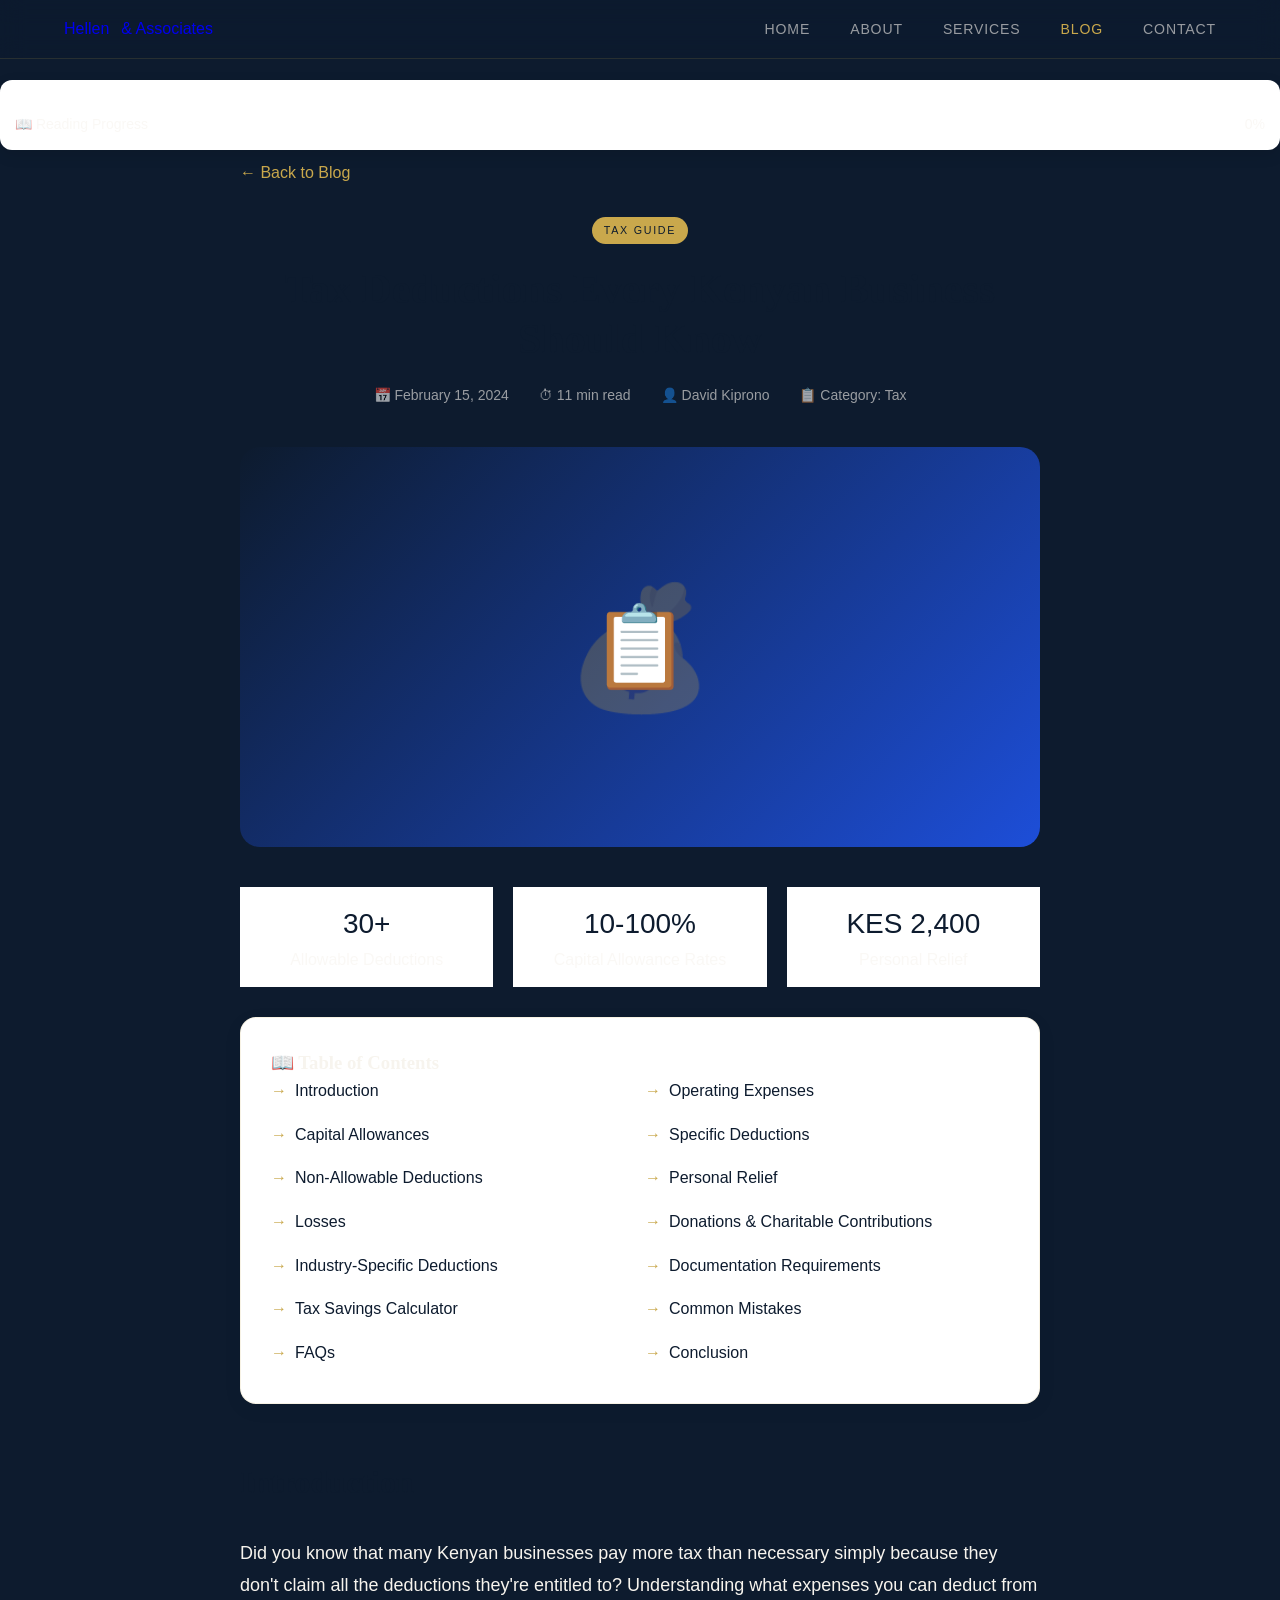
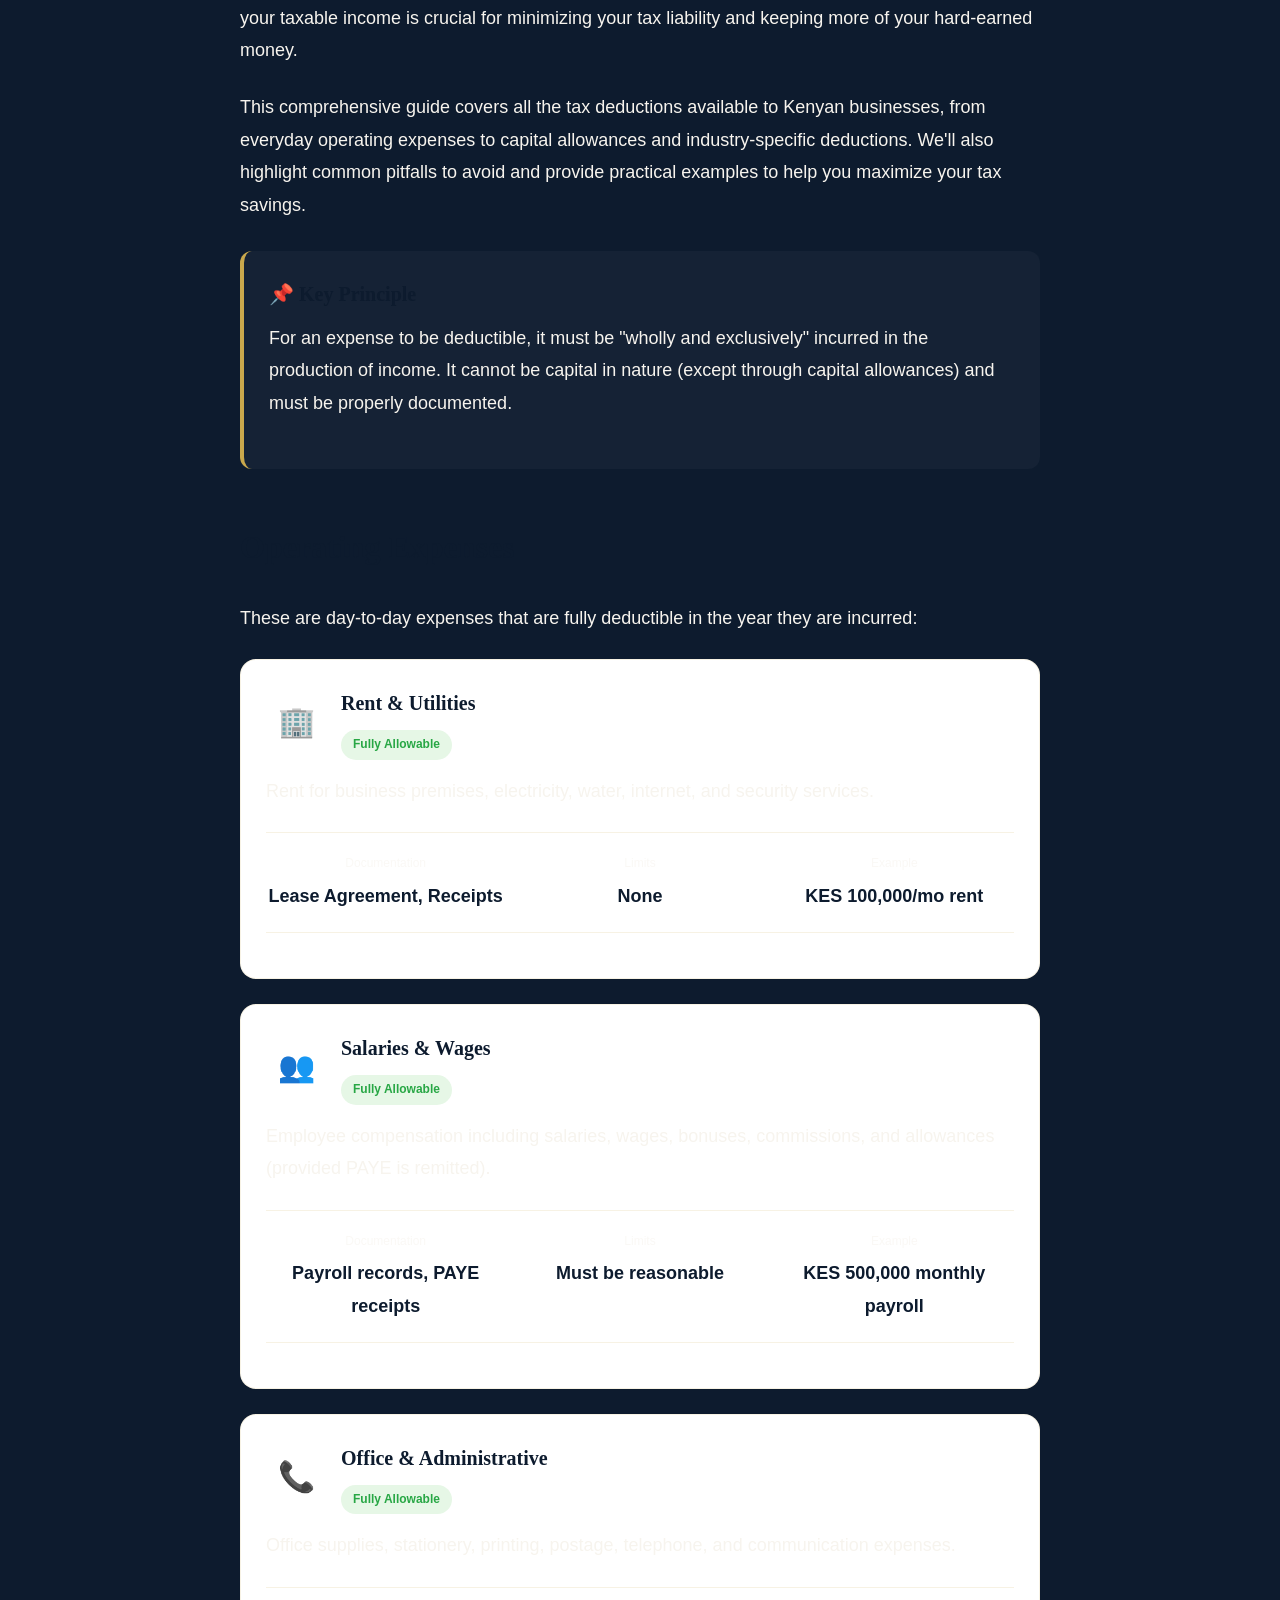
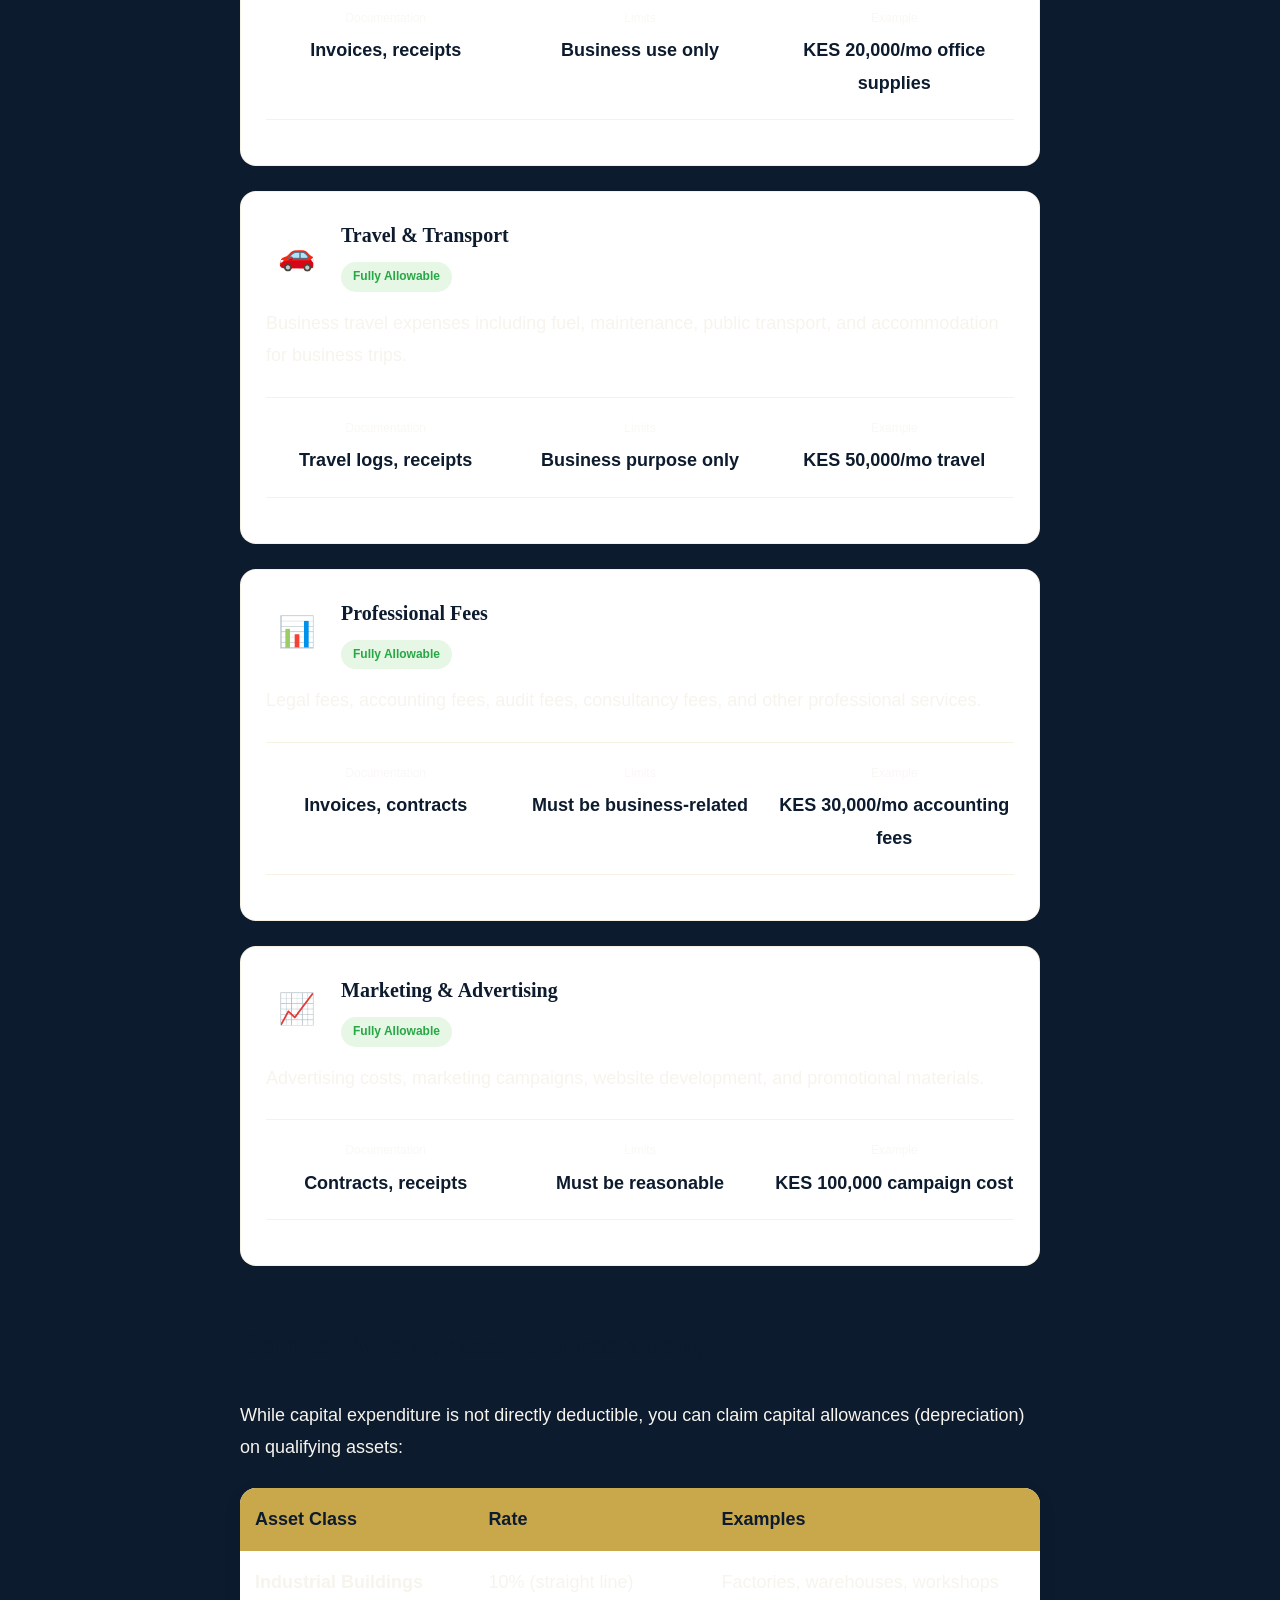
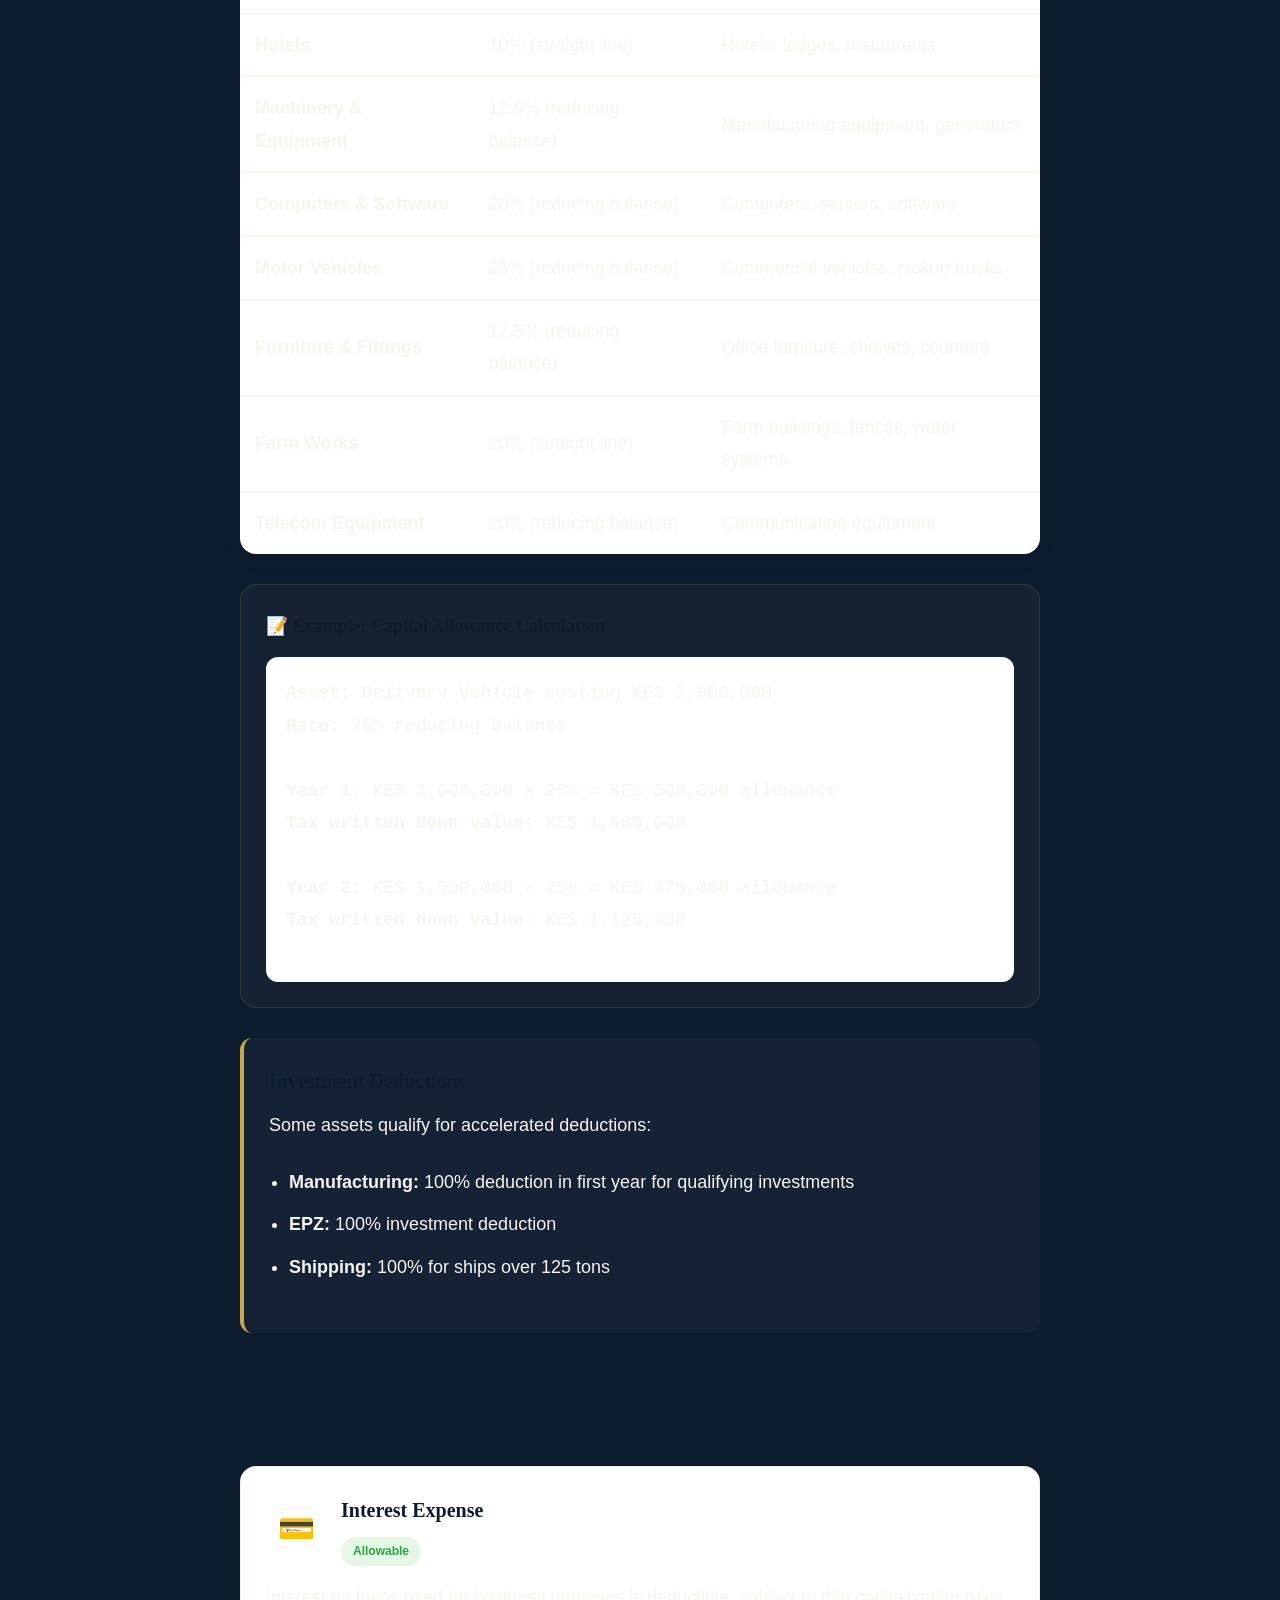
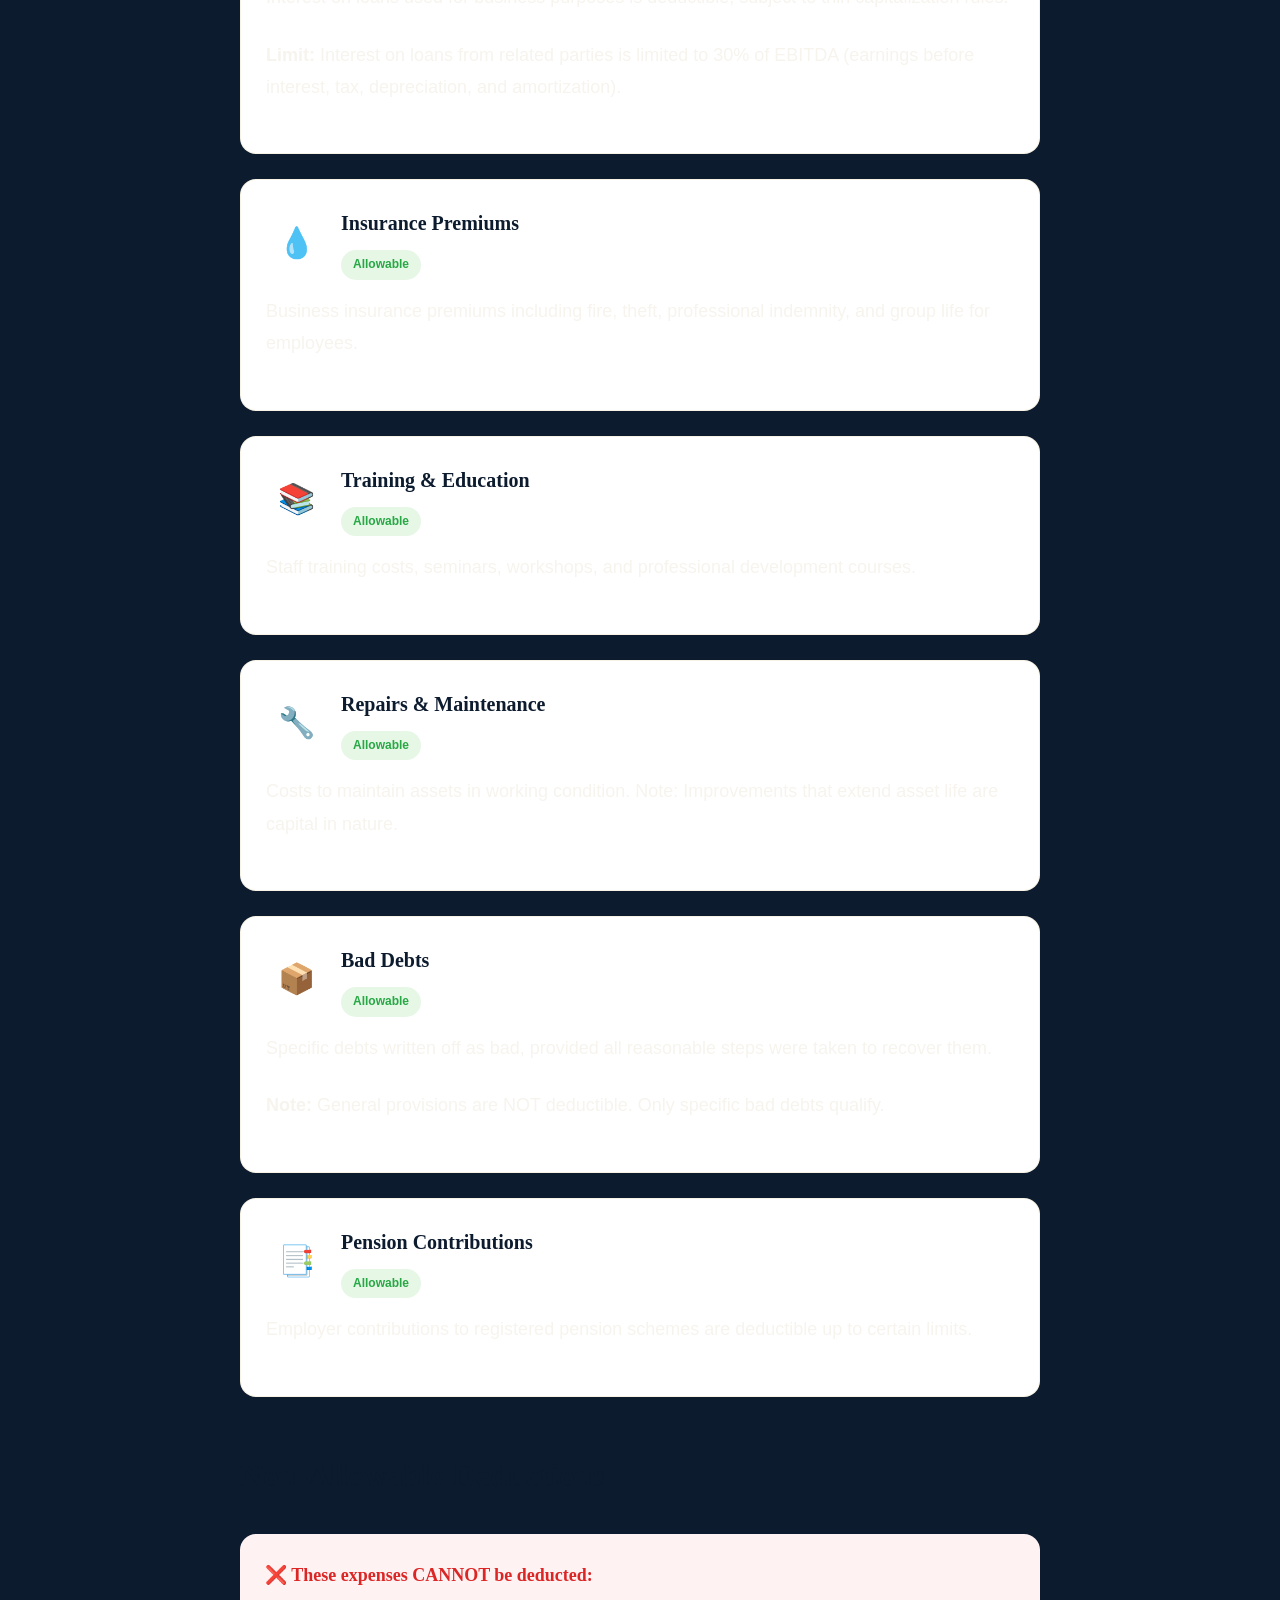
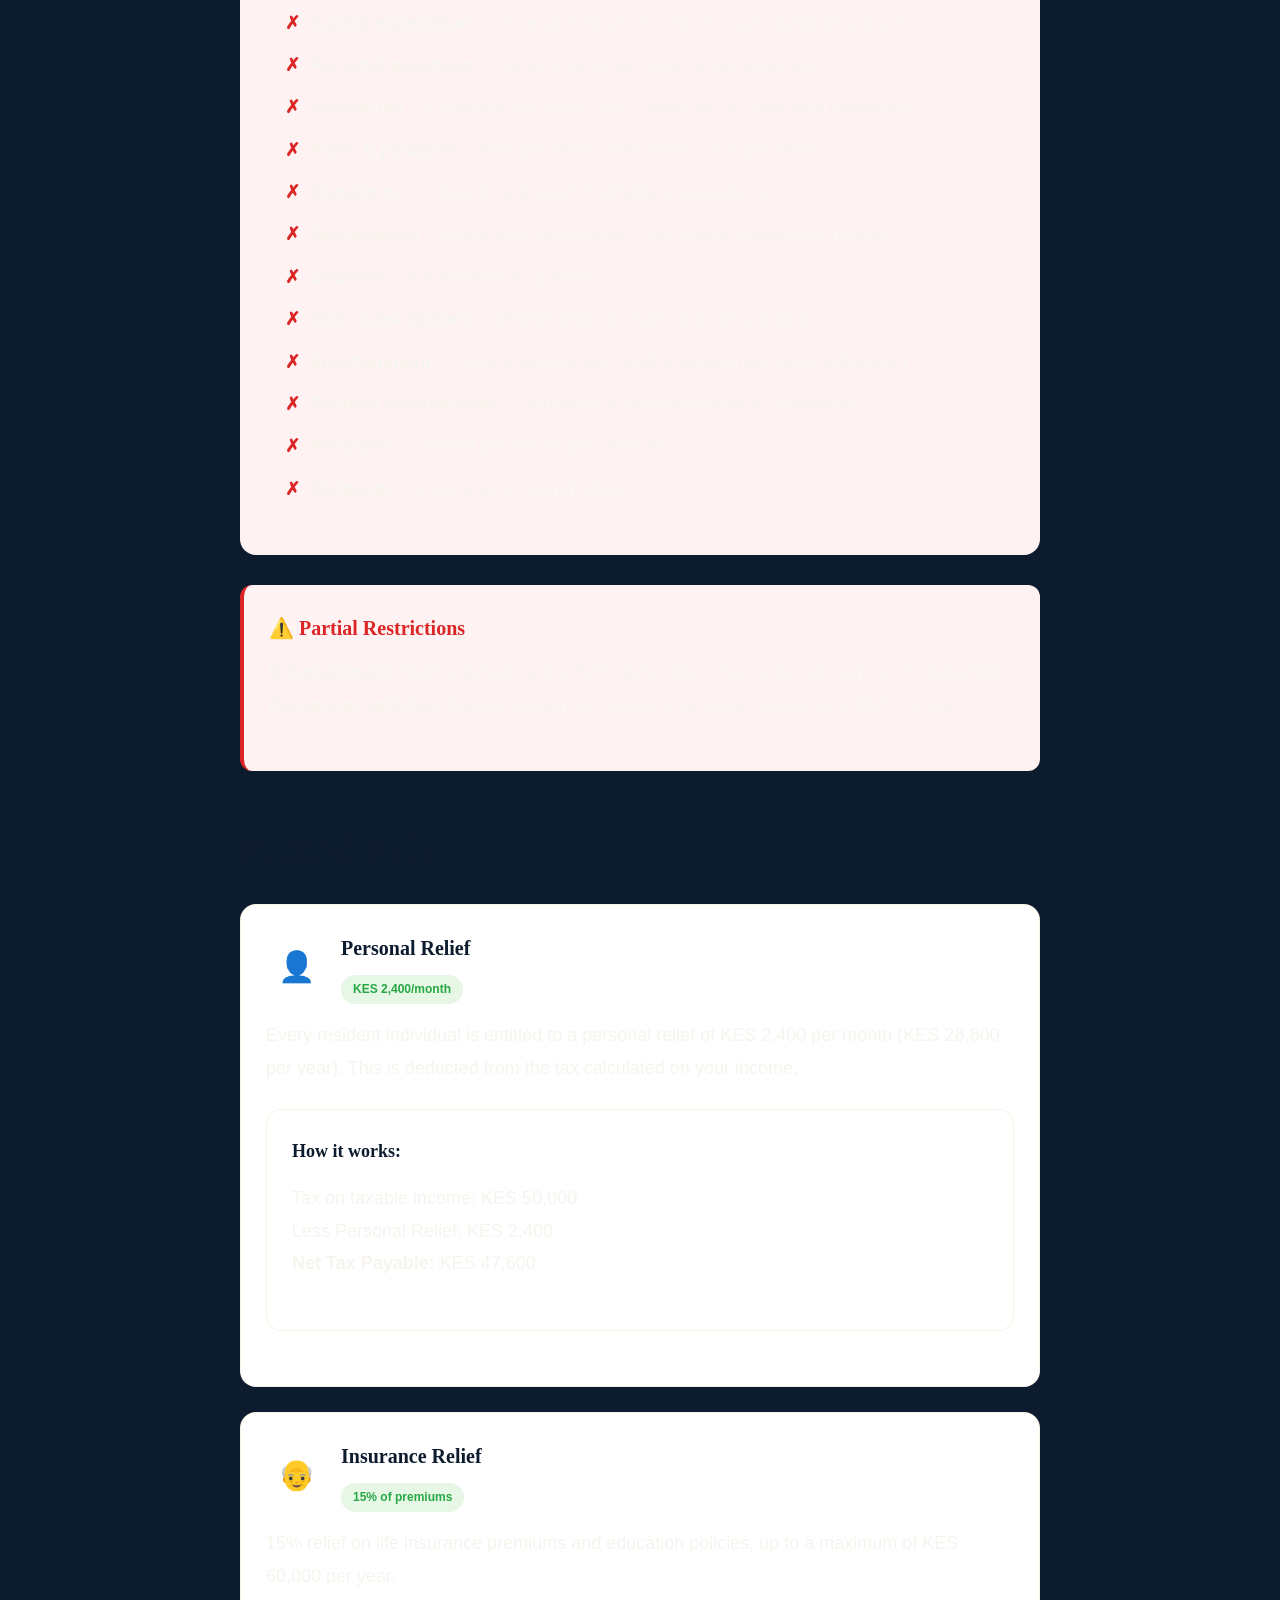
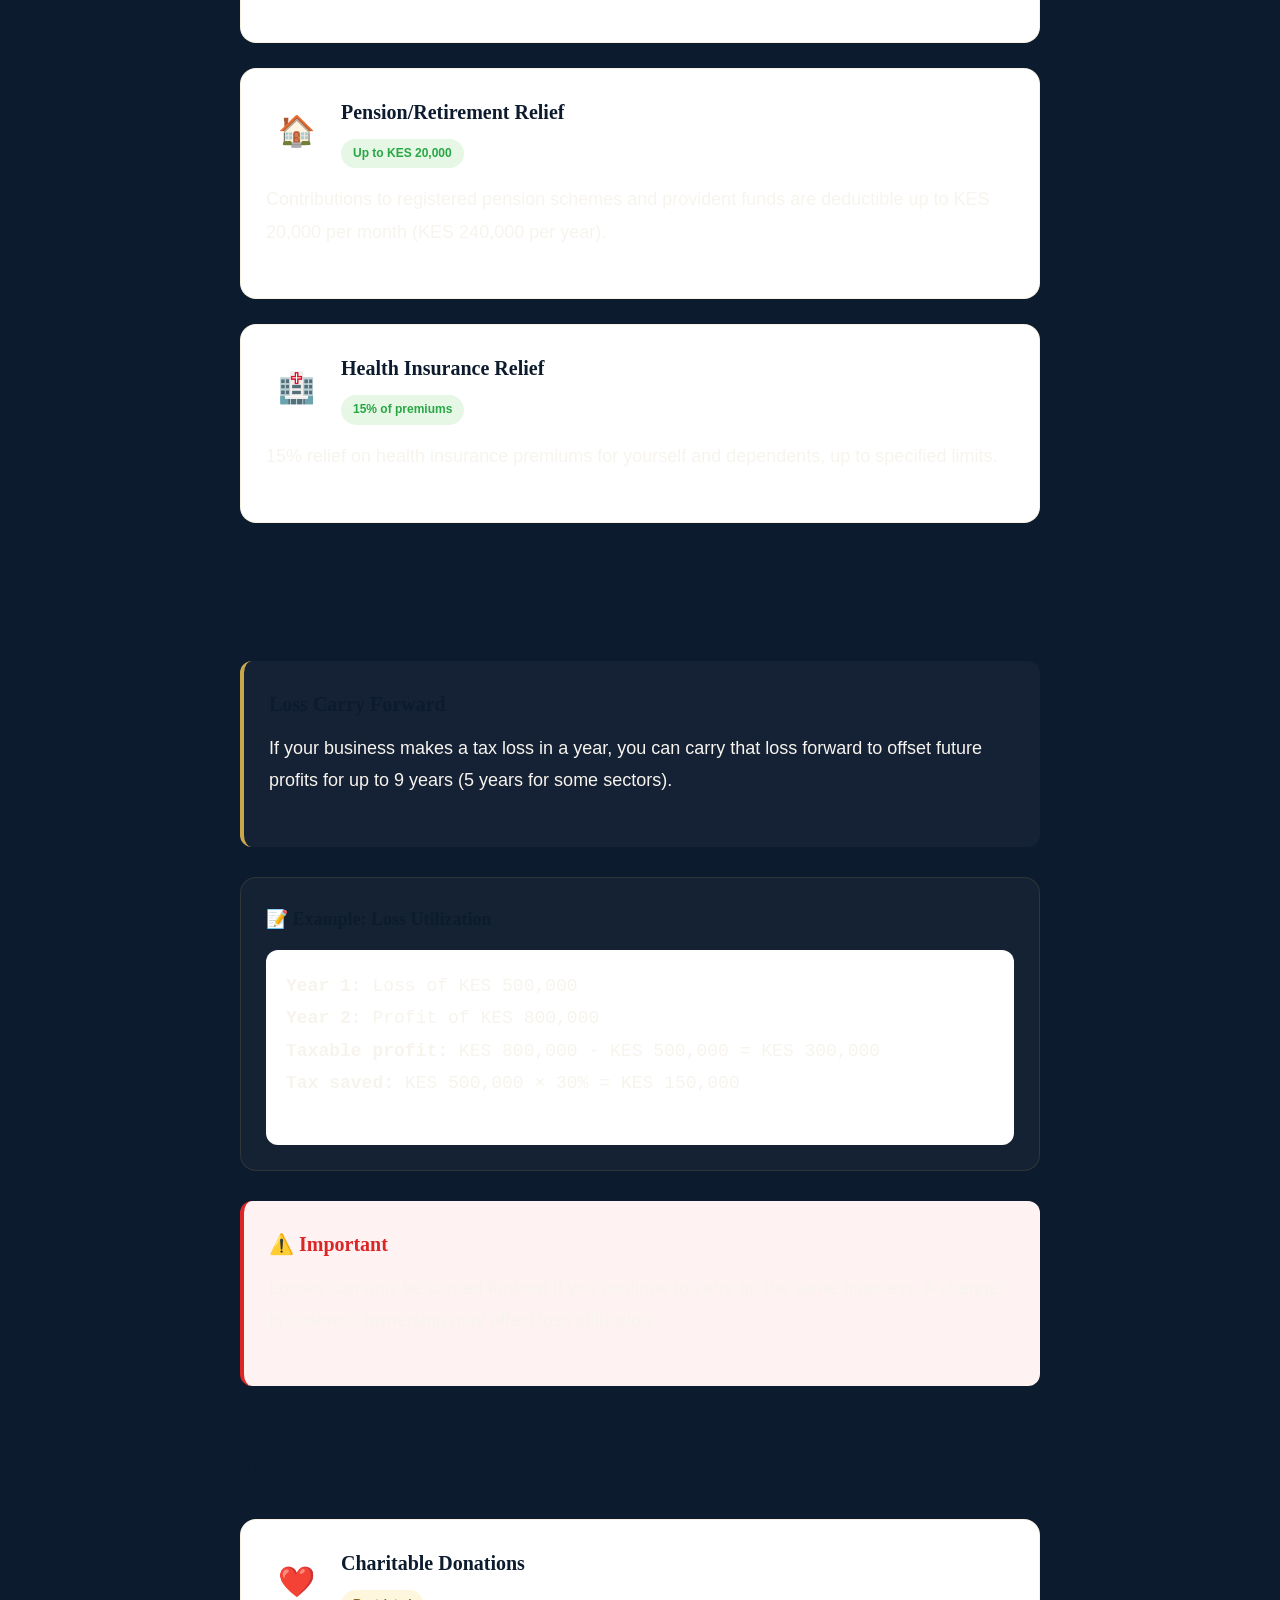
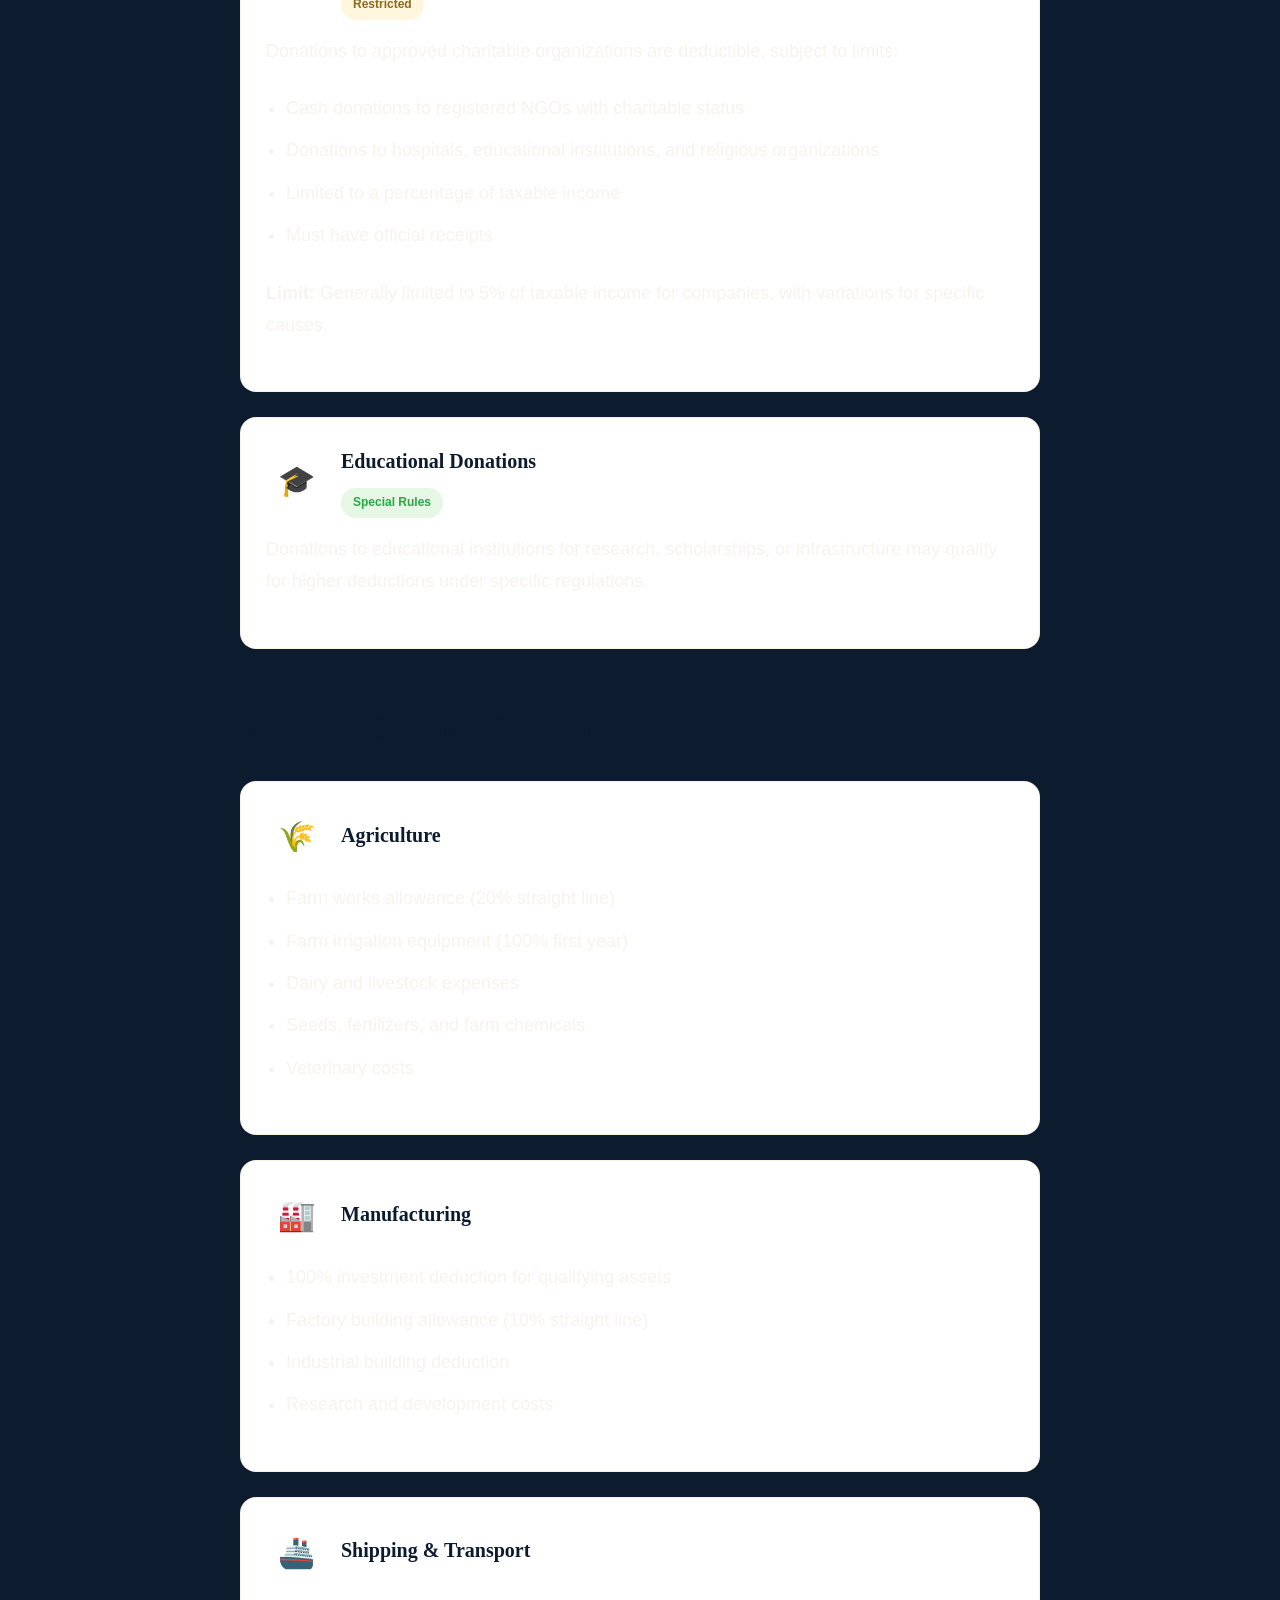
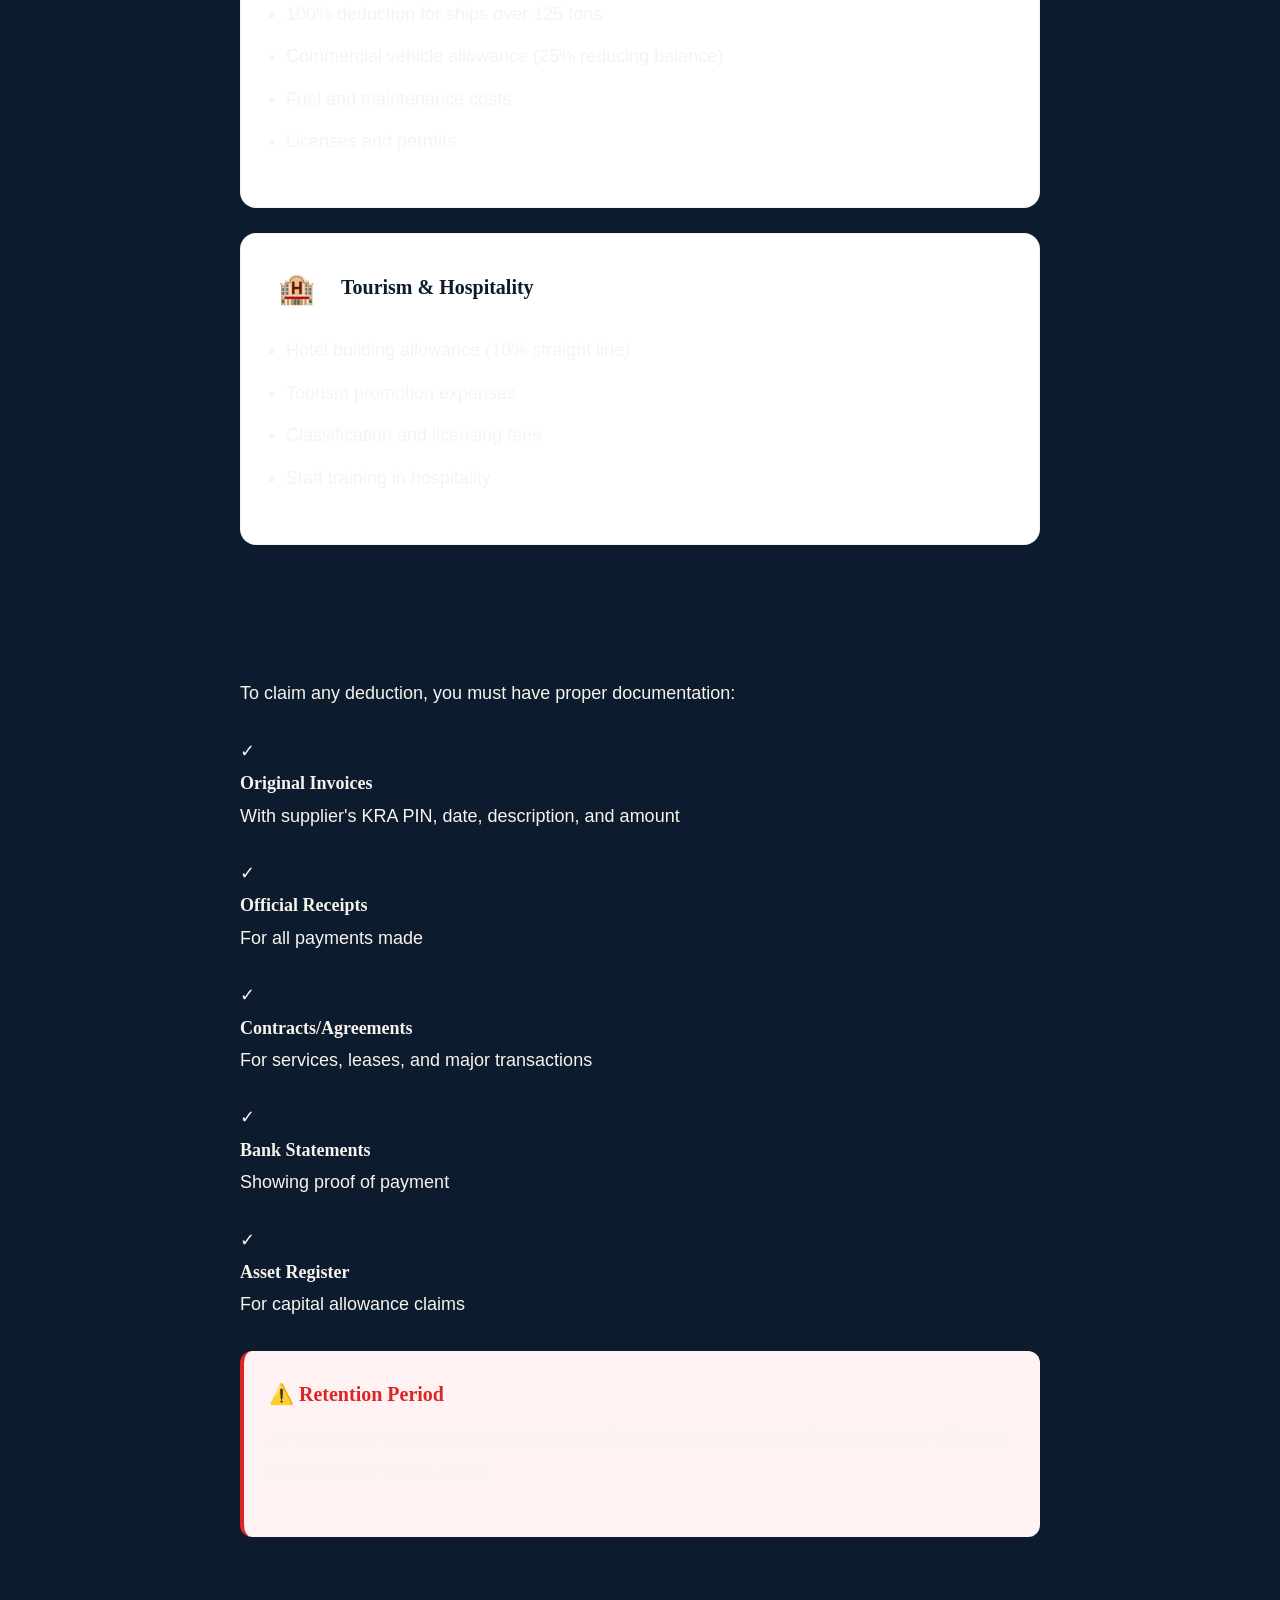
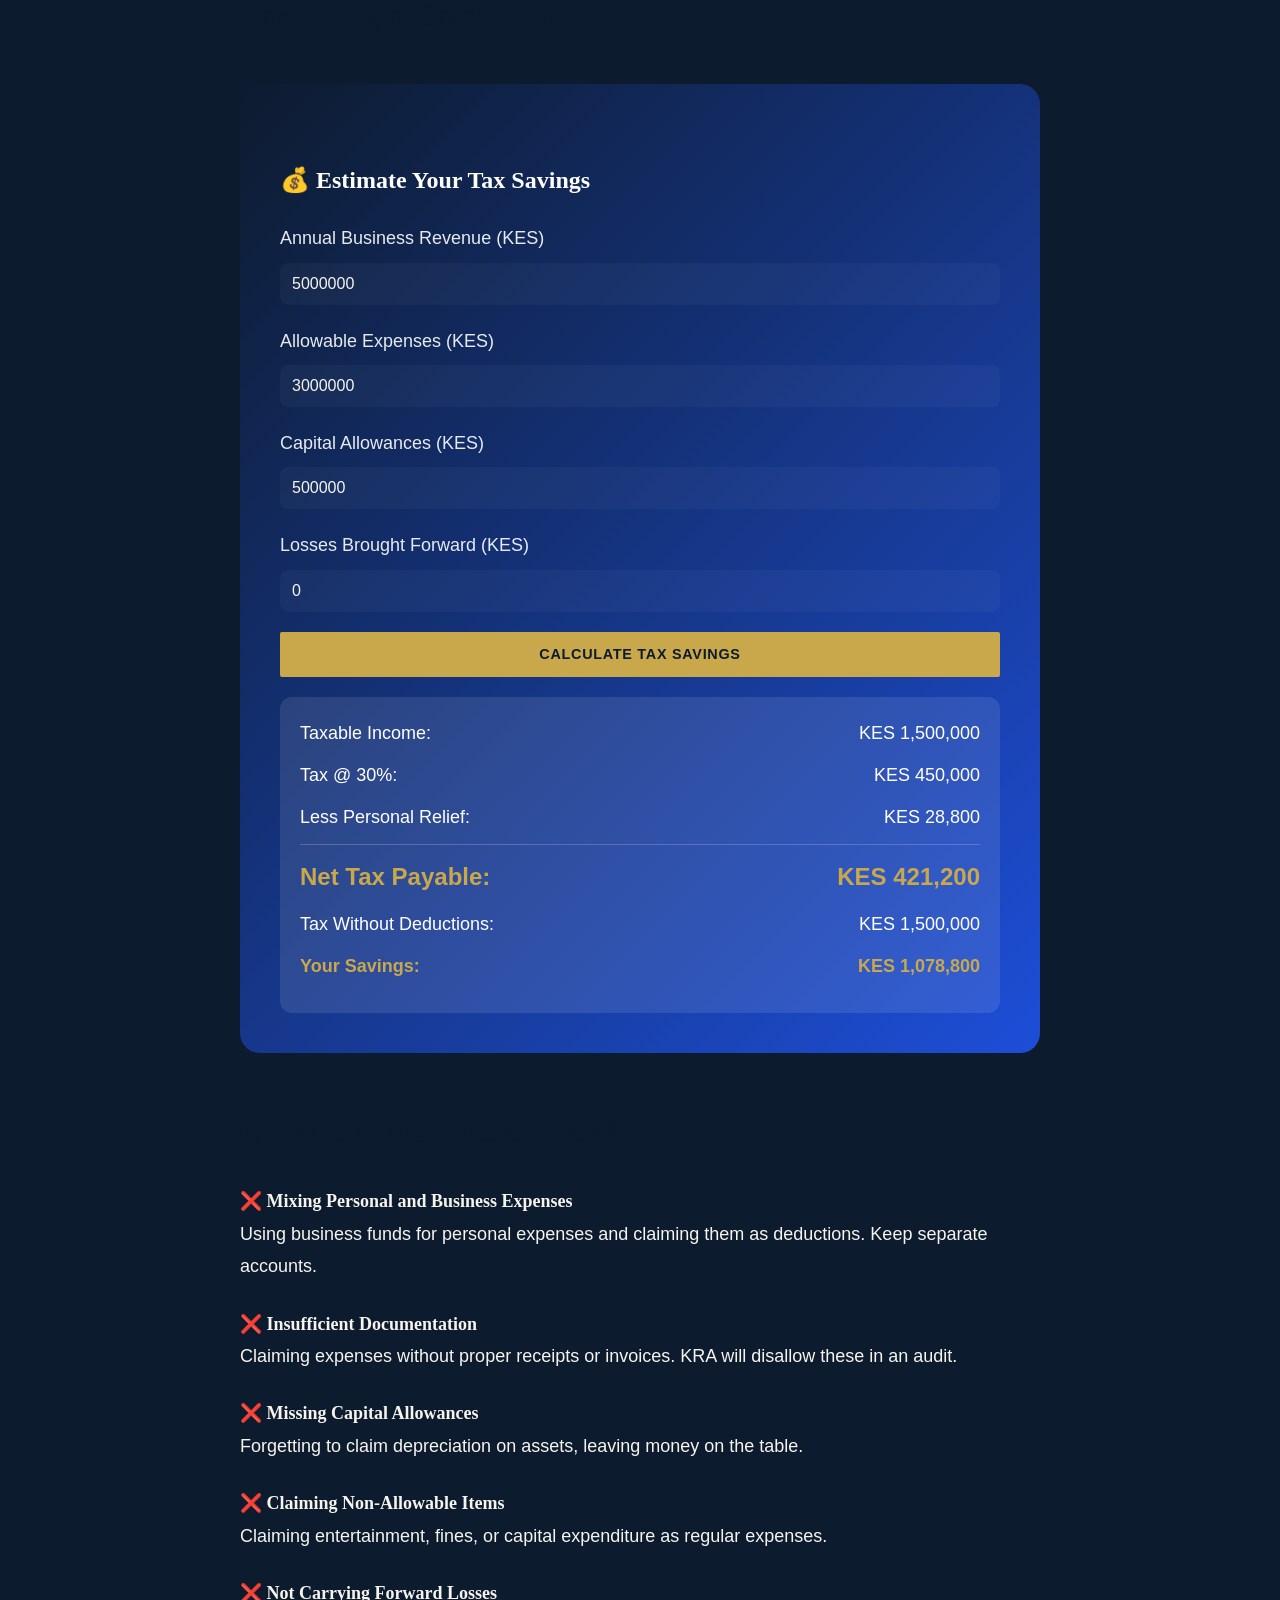
<file: blog-posts/tax-deductions.html>
<!DOCTYPE html>
<html lang="en">
<head>
  <meta charset="UTF-8" />
  <meta name="viewport" content="width=device-width, initial-scale=1.0" />
  <title>Tax Deductions Every Kenyan Business Should Know | Hellen & Associates</title>
  <link rel="stylesheet" href="../style.css" />
  <style>
    /* Blog Post Specific Styles */
    .blog-post {
      max-width: 800px;
      margin: 0 auto;
    }
    
    .blog-header {
      text-align: center;
      margin-bottom: 40px;
    }
    
    .blog-header h1 {
      font-size: 42px;
      color: var(--navy);
      line-height: 1.2;
      margin-bottom: 20px;
    }
    
    .blog-meta {
      display: flex;
      justify-content: center;
      gap: 30px;
      color: var(--muted);
      font-size: 14px;
      margin-bottom: 30px;
      flex-wrap: wrap;
    }
    
    .blog-meta span {
      display: flex;
      align-items: center;
      gap: 5px;
    }
    
    .featured-image {
      width: 100%;
      height: 400px;
      background: linear-gradient(135deg, var(--navy), #1d4ed8);
      border-radius: 20px;
      display: flex;
      align-items: center;
      justify-content: center;
      margin-bottom: 40px;
      position: relative;
      overflow: hidden;
    }
    
    .featured-image span {
      font-size: 120px;
      opacity: 0.2;
      position: absolute;
    }
    
    .featured-image .main-icon {
      font-size: 80px;
      opacity: 1;
      color: var(--gold);
      z-index: 2;
    }
    
    .blog-content {
      font-size: 18px;
      line-height: 1.8;
      color: var(--text);
    }
    
    .blog-content h2 {
      color: var(--navy);
      font-size: 32px;
      margin: 50px 0 25px;
    }
    
    .blog-content h3 {
      color: var(--navy);
      font-size: 24px;
      margin: 35px 0 20px;
    }
    
    .blog-content p {
      margin-bottom: 25px;
    }
    
    .blog-content ul, .blog-content ol {
      margin-bottom: 25px;
      padding-left: 20px;
    }
    
    .blog-content li {
      margin-bottom: 10px;
    }
    
    .info-box {
      background: var(--soft);
      border-left: 4px solid var(--gold);
      padding: 25px;
      border-radius: 12px;
      margin: 30px 0;
    }
    
    .info-box h4 {
      color: var(--navy);
      margin-bottom: 10px;
      font-size: 20px;
    }
    
    .warning-box {
      background: #fef2f2;
      border-left: 4px solid #dc2626;
      padding: 25px;
      border-radius: 12px;
      margin: 30px 0;
    }
    
    .warning-box h4 {
      color: #dc2626;
      margin-bottom: 10px;
      font-size: 20px;
      display: flex;
      align-items: center;
      gap: 10px;
    }
    
    .success-box {
      background: #e6f7e6;
      border-left: 4px solid #28a745;
      padding: 25px;
      border-radius: 12px;
      margin: 30px 0;
    }
    
    .success-box h4 {
      color: #28a745;
      margin-bottom: 10px;
      font-size: 20px;
      display: flex;
      align-items: center;
      gap: 10px;
    }
    
    .tip-box {
      background: #fff7dd;
      border: 1px solid var(--gold);
      padding: 25px;
      border-radius: 12px;
      margin: 30px 0;
    }
    
    .tip-box h4 {
      color: var(--navy);
      margin-bottom: 10px;
      display: flex;
      align-items: center;
      gap: 10px;
    }
    
    .table-of-contents {
      background: white;
      border: 1px solid var(--border);
      border-radius: 16px;
      padding: 30px;
      margin: 30px 0;
      box-shadow: 0 5px 20px rgba(0,0,0,0.05);
    }
    
    .table-of-contents h3 {
      margin-top: 0;
    }
    
    .table-of-contents ul {
      list-style: none;
      padding: 0;
      display: grid;
      grid-template-columns: repeat(2, 1fr);
      gap: 10px;
    }
    
    .table-of-contents li {
      margin-bottom: 8px;
    }
    
    .table-of-contents a {
      color: var(--navy);
      text-decoration: none;
      display: flex;
      align-items: center;
      gap: 8px;
    }
    
    .table-of-contents a:hover {
      color: var(--gold);
    }
    
    .table-of-contents a:before {
      content: "→";
      color: var(--gold);
    }
    
    .deduction-card {
      background: white;
      border: 1px solid var(--border);
      border-radius: 16px;
      padding: 25px;
      margin-bottom: 25px;
      transition: all 0.3s ease;
    }
    
    .deduction-card:hover {
      transform: translateY(-5px);
      box-shadow: 0 10px 30px rgba(0,0,0,0.1);
      border-color: var(--gold);
    }
    
    .deduction-header {
      display: flex;
      align-items: center;
      gap: 15px;
      margin-bottom: 15px;
    }
    
    .deduction-icon {
      width: 60px;
      height: 60px;
      background: var(--soft);
      border-radius: 12px;
      display: flex;
      align-items: center;
      justify-content: center;
      font-size: 30px;
    }
    
    .deduction-title {
      flex: 1;
    }
    
    .deduction-title h4 {
      color: var(--navy);
      font-size: 20px;
      margin-bottom: 5px;
    }
    
    .deduction-badge {
      display: inline-block;
      padding: 4px 12px;
      border-radius: 20px;
      font-size: 12px;
      font-weight: bold;
    }
    
    .badge-allowable {
      background: #e6f7e6;
      color: #28a745;
    }
    
    .badge-restricted {
      background: #fff7dd;
      color: var(--gold-dark);
    }
    
    .deduction-details {
      display: grid;
      grid-template-columns: repeat(3, 1fr);
      gap: 15px;
      margin: 20px 0;
      padding: 20px 0;
      border-top: 1px solid var(--border);
      border-bottom: 1px solid var(--border);
    }
    
    .detail-item {
      text-align: center;
    }
    
    .detail-label {
      color: var(--muted);
      font-size: 12px;
      margin-bottom: 5px;
    }
    
    .detail-value {
      color: var(--navy);
      font-weight: 600;
    }
    
    .allowable-table {
      width: 100%;
      border-collapse: collapse;
      background: white;
      border-radius: 16px;
      overflow: hidden;
      box-shadow: 0 5px 20px rgba(0,0,0,0.05);
      margin: 30px 0;
    }
    
    .allowable-table th {
      background: var(--navy);
      color: white;
      padding: 15px;
      text-align: left;
    }
    
    .allowable-table td {
      padding: 15px;
      border-bottom: 1px solid var(--border);
    }
    
    .allowable-table tr:last-child td {
      border-bottom: none;
    }
    
    .allowable-table tr:hover {
      background: var(--soft);
    }
    
    .calculator-section {
      background: linear-gradient(135deg, var(--navy), #1d4ed8);
      color: white;
      padding: 40px;
      border-radius: 20px;
      margin: 40px 0;
    }
    
    .calculator-section h3 {
      color: white;
      margin-bottom: 20px;
    }
    
    .calculator-input {
      margin-bottom: 20px;
    }
    
    .calculator-input label {
      display: block;
      margin-bottom: 8px;
      color: rgba(255,255,255,0.9);
    }
    
    .calculator-input input, .calculator-input select {
      width: 100%;
      padding: 12px;
      border-radius: 8px;
      border: none;
      font-size: 16px;
    }
    
    .calculator-result {
      background: rgba(255,255,255,0.1);
      padding: 20px;
      border-radius: 12px;
      margin-top: 20px;
    }
    
    .calculator-result .row {
      display: flex;
      justify-content: space-between;
      margin-bottom: 10px;
    }
    
    .calculator-result .total {
      font-size: 24px;
      font-weight: bold;
      color: var(--gold);
      border-top: 1px solid rgba(255,255,255,0.2);
      padding-top: 10px;
      margin-top: 10px;
    }
    
    .example-box {
      background: var(--soft);
      padding: 25px;
      border-radius: 16px;
      margin: 30px 0;
      border: 1px solid var(--border);
    }
    
    .example-box h4 {
      color: var(--navy);
      margin-bottom: 15px;
      display: flex;
      align-items: center;
      gap: 10px;
    }
    
    .example-box .calculation {
      background: white;
      padding: 20px;
      border-radius: 12px;
      font-family: monospace;
      line-height: 1.8;
    }
    
    .capital-allowance-table {
      width: 100%;
      border-collapse: collapse;
      background: white;
      border-radius: 16px;
      overflow: hidden;
      box-shadow: 0 5px 20px rgba(0,0,0,0.05);
    }
    
    .capital-allowance-table th {
      background: var(--gold);
      color: var(--navy);
      padding: 15px;
      text-align: left;
    }
    
    .capital-allowance-table td {
      padding: 15px;
      border-bottom: 1px solid var(--border);
    }
    
    .capital-allowance-table tr:last-child td {
      border-bottom: none;
    }
    
    .prohibited-list {
      background: #fef2f2;
      padding: 25px;
      border-radius: 16px;
      margin: 30px 0;
    }
    
    .prohibited-list h4 {
      color: #dc2626;
      margin-bottom: 15px;
    }
    
    .prohibited-list li {
      margin-bottom: 10px;
      display: flex;
      align-items: center;
      gap: 10px;
    }
    
    .prohibited-list li:before {
      content: "✗";
      color: #dc2626;
      font-weight: bold;
    }
    
    .faq-item {
      background: white;
      border: 1px solid var(--border);
      border-radius: 12px;
      padding: 20px;
      margin-bottom: 15px;
    }
    
    .faq-question {
      display: flex;
      justify-content: space-between;
      align-items: center;
      cursor: pointer;
    }
    
    .faq-question h4 {
      color: var(--navy);
      margin: 0;
    }
    
    .faq-answer {
      margin-top: 15px;
      padding-top: 15px;
      border-top: 1px solid var(--border);
      display: none;
    }
    
    .faq-item.active .faq-answer {
      display: block;
    }
    
    .download-card {
      background: linear-gradient(135deg, var(--gold), var(--gold-dark));
      color: var(--navy);
      padding: 40px;
      border-radius: 20px;
      text-align: center;
      margin: 50px 0;
    }
    
    .download-card h3 {
      color: var(--navy);
      margin-bottom: 15px;
    }
    
    .download-card p {
      color: rgba(0,0,0,0.7);
      margin-bottom: 25px;
    }
    
    .author-bio {
      background: var(--soft);
      border-radius: 16px;
      padding: 30px;
      margin: 50px 0;
      display: flex;
      gap: 25px;
      align-items: center;
    }
    
    .author-avatar {
      width: 100px;
      height: 100px;
      background: linear-gradient(135deg, var(--gold), var(--gold-dark));
      border-radius: 50%;
      display: flex;
      align-items: center;
      justify-content: center;
      font-size: 40px;
      font-weight: bold;
      color: var(--navy);
    }
    
    .share-buttons {
      display: flex;
      gap: 15px;
      justify-content: center;
      margin: 40px 0;
    }
    
    .share-btn {
      width: 45px;
      height: 45px;
      border-radius: 50%;
      display: flex;
      align-items: center;
      justify-content: center;
      color: white;
      text-decoration: none;
      transition: transform 0.2s ease;
    }
    
    .share-btn:hover {
      transform: translateY(-3px);
    }
    
    .share-btn.facebook { background: #1877f2; }
    .share-btn.twitter { background: #1da1f2; }
    .share-btn.linkedin { background: #0077b5; }
    .share-btn.whatsapp { background: #25D366; }
    
    .related-posts {
      margin-top: 60px;
    }
    
    .progress-container {
      position: sticky;
      top: 80px;
      z-index: 100;
      background: white;
      padding: 15px;
      border-radius: 12px;
      box-shadow: 0 5px 15px rgba(0,0,0,0.1);
      margin-bottom: 30px;
    }
    
    .progress-bar {
      height: 8px;
      background: var(--soft);
      border-radius: 4px;
      overflow: hidden;
    }
    
    .progress-fill {
      height: 100%;
      background: var(--gold);
      width: 0%;
      transition: width 0.3s ease;
    }
    
    .progress-stats {
      display: flex;
      justify-content: space-between;
      margin-top: 10px;
      font-size: 14px;
      color: var(--muted);
    }
    
    @media (max-width: 768px) {
      .blog-header h1 {
        font-size: 32px;
      }
      
      .blog-meta {
        gap: 15px;
      }
      
      .table-of-contents ul {
        grid-template-columns: 1fr;
      }
      
      .deduction-details {
        grid-template-columns: 1fr;
      }
      
      .author-bio {
        flex-direction: column;
        text-align: center;
      }
      
      .featured-image {
        height: 250px;
      }
    }
  </style>
</head>
<body>

  <header class="navbar">
    <div class="container nav-wrap">
      <a href="../index.html" class="brand">Hellen <span>& Associates</span></a>

      <nav class="nav-links" id="navLinks">
        <a href="../index.html">Home</a>
        <a href="../about.html">About</a>
        <a href="../services.html">Services</a>
        <a href="../blog.html" class="active">Blog</a>
        <a href="../contact.html">Contact</a>
      </nav>

      <div class="menu-btn" onclick="toggleMenu()">☰</div>
    </div>
  </header>

  <!-- Reading Progress Bar -->
  <div class="progress-container">
    <div class="progress-bar">
      <div class="progress-fill" id="progressFill"></div>
    </div>
    <div class="progress-stats">
      <span>📖 Reading Progress</span>
      <span id="progressPercent">0%</span>
    </div>
  </div>

  <!-- Blog Post Content -->
  <section class="section" style="padding: 60px 0;">
    <div class="container blog-post">
      
      <!-- Back to Blog -->
      <a href="../blog.html" style="display: inline-flex; align-items: center; gap: 8px; color: var(--gold); margin-bottom: 30px; text-decoration: none;">
        ← Back to Blog
      </a>

      <!-- Blog Header -->
      <div class="blog-header">
        <span class="badge" style="background: var(--gold); color: var(--navy); margin-bottom: 20px;">Tax Guide</span>
        <h1>Tax Deductions Every Kenyan Business Should Know</h1>
        
        <div class="blog-meta">
          <span>📅 February 15, 2024</span>
          <span>⏱ 11 min read</span>
          <span>👤 David Kiprono</span>
          <span>📋 Category: Tax</span>
        </div>
      </div>

      <!-- Featured Image -->
      <div class="featured-image">
        <span>💰</span>
        <span class="main-icon">📋</span>
      </div>

      <!-- Quick Stats -->
      <div style="display: grid; grid-template-columns: repeat(3, 1fr); gap: 20px; margin: 30px 0;">
        <div class="risk-meter" style="padding: 15px; text-align: center; background: white;">
          <div class="value" style="font-size: 28px; color: var(--navy);">30+</div>
          <div class="label" style="color: var(--muted);">Allowable Deductions</div>
        </div>
        <div class="risk-meter" style="padding: 15px; text-align: center; background: white;">
          <div class="value" style="font-size: 28px; color: var(--navy);">10-100%</div>
          <div class="label" style="color: var(--muted);">Capital Allowance Rates</div>
        </div>
        <div class="risk-meter" style="padding: 15px; text-align: center; background: white;">
          <div class="value" style="font-size: 28px; color: var(--navy);">KES 2,400</div>
          <div class="label" style="color: var(--muted);">Personal Relief</div>
        </div>
      </div>

      <!-- Table of Contents -->
      <div class="table-of-contents">
        <h3>📖 Table of Contents</h3>
        <ul>
          <li><a href="#introduction">Introduction</a></li>
          <li><a href="#operating-expenses">Operating Expenses</a></li>
          <li><a href="#capital-allowances">Capital Allowances</a></li>
          <li><a href="#specific-deductions">Specific Deductions</a></li>
          <li><a href="#prohibited">Non-Allowable Deductions</a></li>
          <li><a href="#personal-relief">Personal Relief</a></li>
          <li><a href="#losses">Losses</a></li>
          <li><a href="#donations">Donations & Charitable Contributions</a></li>
          <li><a href="#industry-specific">Industry-Specific Deductions</a></li>
          <li><a href="#documentation">Documentation Requirements</a></li>
          <li><a href="#calculator">Tax Savings Calculator</a></li>
          <li><a href="#common-mistakes">Common Mistakes</a></li>
          <li><a href="#faqs">FAQs</a></li>
          <li><a href="#conclusion">Conclusion</a></li>
        </ul>
      </div>

      <!-- Blog Content -->
      <div class="blog-content">
        
        <section id="introduction">
          <h2>Introduction</h2>
          <p>
            Did you know that many Kenyan businesses pay more tax than necessary simply because they don't claim all the deductions they're entitled to? 
            Understanding what expenses you can deduct from your taxable income is crucial for minimizing your tax liability and keeping more of your hard-earned money.
          </p>
          <p>
            This comprehensive guide covers all the tax deductions available to Kenyan businesses, from everyday operating expenses to capital allowances and industry-specific deductions. We'll also highlight common pitfalls to avoid and provide practical examples to help you maximize your tax savings.
          </p>
        </section>

        <div class="info-box">
          <h4>📌 Key Principle</h4>
          <p>For an expense to be deductible, it must be "wholly and exclusively" incurred in the production of income. It cannot be capital in nature (except through capital allowances) and must be properly documented.</p>
        </div>

        <section id="operating-expenses">
          <h2>Operating Expenses</h2>
          
          <p>These are day-to-day expenses that are fully deductible in the year they are incurred:</p>

          <div class="deduction-card">
            <div class="deduction-header">
              <div class="deduction-icon">🏢</div>
              <div class="deduction-title">
                <h4>Rent & Utilities</h4>
                <span class="deduction-badge badge-allowable">Fully Allowable</span>
              </div>
            </div>
            <p>Rent for business premises, electricity, water, internet, and security services.</p>
            <div class="deduction-details">
              <div class="detail-item">
                <div class="detail-label">Documentation</div>
                <div class="detail-value">Lease Agreement, Receipts</div>
              </div>
              <div class="detail-item">
                <div class="detail-label">Limits</div>
                <div class="detail-value">None</div>
              </div>
              <div class="detail-item">
                <div class="detail-label">Example</div>
                <div class="detail-value">KES 100,000/mo rent</div>
              </div>
            </div>
          </div>

          <div class="deduction-card">
            <div class="deduction-header">
              <div class="deduction-icon">👥</div>
              <div class="deduction-title">
                <h4>Salaries & Wages</h4>
                <span class="deduction-badge badge-allowable">Fully Allowable</span>
              </div>
            </div>
            <p>Employee compensation including salaries, wages, bonuses, commissions, and allowances (provided PAYE is remitted).</p>
            <div class="deduction-details">
              <div class="detail-item">
                <div class="detail-label">Documentation</div>
                <div class="detail-value">Payroll records, PAYE receipts</div>
              </div>
              <div class="detail-item">
                <div class="detail-label">Limits</div>
                <div class="detail-value">Must be reasonable</div>
              </div>
              <div class="detail-item">
                <div class="detail-label">Example</div>
                <div class="detail-value">KES 500,000 monthly payroll</div>
              </div>
            </div>
          </div>

          <div class="deduction-card">
            <div class="deduction-header">
              <div class="deduction-icon">📞</div>
              <div class="deduction-title">
                <h4>Office & Administrative</h4>
                <span class="deduction-badge badge-allowable">Fully Allowable</span>
              </div>
            </div>
            <p>Office supplies, stationery, printing, postage, telephone, and communication expenses.</p>
            <div class="deduction-details">
              <div class="detail-item">
                <div class="detail-label">Documentation</div>
                <div class="detail-value">Invoices, receipts</div>
              </div>
              <div class="detail-item">
                <div class="detail-label">Limits</div>
                <div class="detail-value">Business use only</div>
              </div>
              <div class="detail-item">
                <div class="detail-label">Example</div>
                <div class="detail-value">KES 20,000/mo office supplies</div>
              </div>
            </div>
          </div>

          <div class="deduction-card">
            <div class="deduction-header">
              <div class="deduction-icon">🚗</div>
              <div class="deduction-title">
                <h4>Travel & Transport</h4>
                <span class="deduction-badge badge-allowable">Fully Allowable</span>
              </div>
            </div>
            <p>Business travel expenses including fuel, maintenance, public transport, and accommodation for business trips.</p>
            <div class="deduction-details">
              <div class="detail-item">
                <div class="detail-label">Documentation</div>
                <div class="detail-value">Travel logs, receipts</div>
              </div>
              <div class="detail-item">
                <div class="detail-label">Limits</div>
                <div class="detail-value">Business purpose only</div>
              </div>
              <div class="detail-item">
                <div class="detail-label">Example</div>
                <div class="detail-value">KES 50,000/mo travel</div>
              </div>
            </div>
          </div>

          <div class="deduction-card">
            <div class="deduction-header">
              <div class="deduction-icon">📊</div>
              <div class="deduction-title">
                <h4>Professional Fees</h4>
                <span class="deduction-badge badge-allowable">Fully Allowable</span>
              </div>
            </div>
            <p>Legal fees, accounting fees, audit fees, consultancy fees, and other professional services.</p>
            <div class="deduction-details">
              <div class="detail-item">
                <div class="detail-label">Documentation</div>
                <div class="detail-value">Invoices, contracts</div>
              </div>
              <div class="detail-item">
                <div class="detail-label">Limits</div>
                <div class="detail-value">Must be business-related</div>
              </div>
              <div class="detail-item">
                <div class="detail-label">Example</div>
                <div class="detail-value">KES 30,000/mo accounting fees</div>
              </div>
            </div>
          </div>

          <div class="deduction-card">
            <div class="deduction-header">
              <div class="deduction-icon">📈</div>
              <div class="deduction-title">
                <h4>Marketing & Advertising</h4>
                <span class="deduction-badge badge-allowable">Fully Allowable</span>
              </div>
            </div>
            <p>Advertising costs, marketing campaigns, website development, and promotional materials.</p>
            <div class="deduction-details">
              <div class="detail-item">
                <div class="detail-label">Documentation</div>
                <div class="detail-value">Contracts, receipts</div>
              </div>
              <div class="detail-item">
                <div class="detail-label">Limits</div>
                <div class="detail-value">Must be reasonable</div>
              </div>
              <div class="detail-item">
                <div class="detail-label">Example</div>
                <div class="detail-value">KES 100,000 campaign cost</div>
              </div>
            </div>
          </div>
        </section>

        <section id="capital-allowances">
          <h2>Capital Allowances (Depreciation)</h2>
          
          <p>While capital expenditure is not directly deductible, you can claim capital allowances (depreciation) on qualifying assets:</p>

          <table class="capital-allowance-table">
            <thead>
              <tr>
                <th>Asset Class</th>
                <th>Rate</th>
                <th>Examples</th>
              </tr>
            </thead>
            <tbody>
              <tr>
                <td><strong>Industrial Buildings</strong></td>
                <td>10% (straight line)</td>
                <td>Factories, warehouses, workshops</td>
              </tr>
              <tr>
                <td><strong>Hotels</strong></td>
                <td>10% (straight line)</td>
                <td>Hotels, lodges, restaurants</td>
              </tr>
              <tr>
                <td><strong>Machinery & Equipment</strong></td>
                <td>12.5% (reducing balance)</td>
                <td>Manufacturing equipment, generators</td>
              </tr>
              <tr>
                <td><strong>Computers & Software</strong></td>
                <td>20% (reducing balance)</td>
                <td>Computers, servers, software</td>
              </tr>
              <tr>
                <td><strong>Motor Vehicles</strong></td>
                <td>25% (reducing balance)</td>
                <td>Commercial vehicles, pickup trucks</td>
              </tr>
              <tr>
                <td><strong>Furniture & Fittings</strong></td>
                <td>12.5% (reducing balance)</td>
                <td>Office furniture, shelves, counters</td>
              </tr>
              <tr>
                <td><strong>Farm Works</strong></td>
                <td>20% (straight line)</td>
                <td>Farm buildings, fences, water systems</td>
              </tr>
              <tr>
                <td><strong>Telecom Equipment</strong></td>
                <td>20% (reducing balance)</td>
                <td>Communication equipment</td>
              </tr>
            </tbody>
          </table>

          <div class="example-box">
            <h4>📝 Example: Capital Allowance Calculation</h4>
            <div class="calculation">
              <p><strong>Asset:</strong> Delivery Vehicle costing KES 2,000,000<br>
              <strong>Rate:</strong> 25% reducing balance<br><br>
              
              <strong>Year 1:</strong> KES 2,000,000 × 25% = KES 500,000 allowance<br>
              <strong>Tax written down value:</strong> KES 1,500,000<br><br>
              
              <strong>Year 2:</strong> KES 1,500,000 × 25% = KES 375,000 allowance<br>
              <strong>Tax written down value:</strong> KES 1,125,000</p>
            </div>
          </div>

          <div class="info-box">
            <h4>Investment Deductions</h4>
            <p>Some assets qualify for accelerated deductions:</p>
            <ul>
              <li><strong>Manufacturing:</strong> 100% deduction in first year for qualifying investments</li>
              <li><strong>EPZ:</strong> 100% investment deduction</li>
              <li><strong>Shipping:</strong> 100% for ships over 125 tons</li>
            </ul>
          </div>
        </section>

        <section id="specific-deductions">
          <h2>Specific Deductions</h2>

          <div class="deduction-card">
            <div class="deduction-header">
              <div class="deduction-icon">💳</div>
              <div class="deduction-title">
                <h4>Interest Expense</h4>
                <span class="deduction-badge badge-allowable">Allowable</span>
              </div>
            </div>
            <p>Interest on loans used for business purposes is deductible, subject to thin capitalization rules.</p>
            <p><strong>Limit:</strong> Interest on loans from related parties is limited to 30% of EBITDA (earnings before interest, tax, depreciation, and amortization).</p>
          </div>

          <div class="deduction-card">
            <div class="deduction-header">
              <div class="deduction-icon">💧</div>
              <div class="deduction-title">
                <h4>Insurance Premiums</h4>
                <span class="deduction-badge badge-allowable">Allowable</span>
              </div>
            </div>
            <p>Business insurance premiums including fire, theft, professional indemnity, and group life for employees.</p>
          </div>

          <div class="deduction-card">
            <div class="deduction-header">
              <div class="deduction-icon">📚</div>
              <div class="deduction-title">
                <h4>Training & Education</h4>
                <span class="deduction-badge badge-allowable">Allowable</span>
              </div>
            </div>
            <p>Staff training costs, seminars, workshops, and professional development courses.</p>
          </div>

          <div class="deduction-card">
            <div class="deduction-header">
              <div class="deduction-icon">🔧</div>
              <div class="deduction-title">
                <h4>Repairs & Maintenance</h4>
                <span class="deduction-badge badge-allowable">Allowable</span>
              </div>
            </div>
            <p>Costs to maintain assets in working condition. Note: Improvements that extend asset life are capital in nature.</p>
          </div>

          <div class="deduction-card">
            <div class="deduction-header">
              <div class="deduction-icon">📦</div>
              <div class="deduction-title">
                <h4>Bad Debts</h4>
                <span class="deduction-badge badge-allowable">Allowable</span>
              </div>
            </div>
            <p>Specific debts written off as bad, provided all reasonable steps were taken to recover them.</p>
            <p><strong>Note:</strong> General provisions are NOT deductible. Only specific bad debts qualify.</p>
          </div>

          <div class="deduction-card">
            <div class="deduction-header">
              <div class="deduction-icon">📑</div>
              <div class="deduction-title">
                <h4>Pension Contributions</h4>
                <span class="deduction-badge badge-allowable">Allowable</span>
              </div>
            </div>
            <p>Employer contributions to registered pension schemes are deductible up to certain limits.</p>
          </div>
        </section>

        <section id="prohibited">
          <h2>Non-Allowable Deductions</h2>

          <div class="prohibited-list">
            <h4>❌ These expenses CANNOT be deducted:</h4>
            <ul>
              <li><strong>Capital expenditure</strong> - Asset purchases (except through capital allowances)</li>
              <li><strong>Personal expenses</strong> - Owner's personal costs, family expenses</li>
              <li><strong>Income tax</strong> - Corporate tax, PAYE, VAT (these are not business expenses)</li>
              <li><strong>Fines & penalties</strong> - KRA penalties, traffic fines, court penalties</li>
              <li><strong>Donations</strong> - Unless to approved charitable organizations</li>
              <li><strong>Depreciation</strong> - Accounting depreciation (use capital allowances instead)</li>
              <li><strong>Goodwill</strong> - Amortization of goodwill</li>
              <li><strong>Club subscriptions</strong> - Memberships to clubs and associations</li>
              <li><strong>Entertainment</strong> - Client entertainment (staff entertainment 50% deductible)</li>
              <li><strong>Political contributions</strong> - Donations to political parties or candidates</li>
              <li><strong>Reserves</strong> - General provisions and reserves</li>
              <li><strong>Dividends</strong> - Payments to shareholders</li>
            </ul>
          </div>

          <div class="warning-box">
            <h4>⚠️ Partial Restrictions</h4>
            <p><strong>Entertainment:</strong> Staff entertainment is 50% deductible. Client entertainment is 0% deductible.<br>
            <strong>Passenger vehicles:</strong> Capital allowances limited to vehicles costing up to KES 3 million.</p>
          </div>
        </section>

        <section id="personal-relief">
          <h2>Personal Relief</h2>

          <div class="deduction-card">
            <div class="deduction-header">
              <div class="deduction-icon">👤</div>
              <div class="deduction-title">
                <h4>Personal Relief</h4>
                <span class="deduction-badge badge-allowable">KES 2,400/month</span>
              </div>
            </div>
            <p>Every resident individual is entitled to a personal relief of KES 2,400 per month (KES 28,800 per year). This is deducted from the tax calculated on your income.</p>
            <div class="example-box" style="margin-top: 15px;">
              <h4>How it works:</h4>
              <p>Tax on taxable income: KES 50,000<br>
              Less Personal Relief: KES 2,400<br>
              <strong>Net Tax Payable:</strong> KES 47,600</p>
            </div>
          </div>

          <div class="deduction-card">
            <div class="deduction-header">
              <div class="deduction-icon">👴</div>
              <div class="deduction-title">
                <h4>Insurance Relief</h4>
                <span class="deduction-badge badge-allowable">15% of premiums</span>
              </div>
            </div>
            <p>15% relief on life insurance premiums and education policies, up to a maximum of KES 60,000 per year.</p>
          </div>

          <div class="deduction-card">
            <div class="deduction-header">
              <div class="deduction-icon">🏠</div>
              <div class="deduction-title">
                <h4>Pension/Retirement Relief</h4>
                <span class="deduction-badge badge-allowable">Up to KES 20,000</span>
              </div>
            </div>
            <p>Contributions to registered pension schemes and provident funds are deductible up to KES 20,000 per month (KES 240,000 per year).</p>
          </div>

          <div class="deduction-card">
            <div class="deduction-header">
              <div class="deduction-icon">🏥</div>
              <div class="deduction-title">
                <h4>Health Insurance Relief</h4>
                <span class="deduction-badge badge-allowable">15% of premiums</span>
              </div>
            </div>
            <p>15% relief on health insurance premiums for yourself and dependents, up to specified limits.</p>
          </div>
        </section>

        <section id="losses">
          <h2>Losses</h2>

          <div class="info-box">
            <h4>Loss Carry Forward</h4>
            <p>If your business makes a tax loss in a year, you can carry that loss forward to offset future profits for up to 9 years (5 years for some sectors).</p>
          </div>

          <div class="example-box">
            <h4>📝 Example: Loss Utilization</h4>
            <div class="calculation">
              <p><strong>Year 1:</strong> Loss of KES 500,000<br>
              <strong>Year 2:</strong> Profit of KES 800,000<br>
              <strong>Taxable profit:</strong> KES 800,000 - KES 500,000 = KES 300,000<br>
              <strong>Tax saved:</strong> KES 500,000 × 30% = KES 150,000</p>
            </div>
          </div>

          <div class="warning-box">
            <h4>⚠️ Important</h4>
            <p>Losses can only be carried forward if you continue to carry on the same business. A change in business ownership may affect loss utilization.</p>
          </div>
        </section>

        <section id="donations">
          <h2>Donations & Charitable Contributions</h2>

          <div class="deduction-card">
            <div class="deduction-header">
              <div class="deduction-icon">❤️</div>
              <div class="deduction-title">
                <h4>Charitable Donations</h4>
                <span class="deduction-badge badge-restricted">Restricted</span>
              </div>
            </div>
            <p>Donations to approved charitable organizations are deductible, subject to limits:</p>
            <ul>
              <li>Cash donations to registered NGOs with charitable status</li>
              <li>Donations to hospitals, educational institutions, and religious organizations</li>
              <li>Limited to a percentage of taxable income</li>
              <li>Must have official receipts</li>
            </ul>
            <p><strong>Limit:</strong> Generally limited to 5% of taxable income for companies, with variations for specific causes.</p>
          </div>

          <div class="deduction-card">
            <div class="deduction-header">
              <div class="deduction-icon">🎓</div>
              <div class="deduction-title">
                <h4>Educational Donations</h4>
                <span class="deduction-badge badge-allowable">Special Rules</span>
              </div>
            </div>
            <p>Donations to educational institutions for research, scholarships, or infrastructure may qualify for higher deductions under specific regulations.</p>
          </div>
        </section>

        <section id="industry-specific">
          <h2>Industry-Specific Deductions</h2>

          <div class="deduction-card">
            <div class="deduction-header">
              <div class="deduction-icon">🌾</div>
              <div class="deduction-title">
                <h4>Agriculture</h4>
              </div>
            </div>
            <ul>
              <li>Farm works allowance (20% straight line)</li>
              <li>Farm irrigation equipment (100% first year)</li>
              <li>Dairy and livestock expenses</li>
              <li>Seeds, fertilizers, and farm chemicals</li>
              <li>Veterinary costs</li>
            </ul>
          </div>

          <div class="deduction-card">
            <div class="deduction-header">
              <div class="deduction-icon">🏭</div>
              <div class="deduction-title">
                <h4>Manufacturing</h4>
              </div>
            </div>
            <ul>
              <li>100% investment deduction for qualifying assets</li>
              <li>Factory building allowance (10% straight line)</li>
              <li>Industrial building deduction</li>
              <li>Research and development costs</li>
            </ul>
          </div>

          <div class="deduction-card">
            <div class="deduction-header">
              <div class="deduction-icon">🚢</div>
              <div class="deduction-title">
                <h4>Shipping & Transport</h4>
              </div>
            </div>
            <ul>
              <li>100% deduction for ships over 125 tons</li>
              <li>Commercial vehicle allowance (25% reducing balance)</li>
              <li>Fuel and maintenance costs</li>
              <li>Licenses and permits</li>
            </ul>
          </div>

          <div class="deduction-card">
            <div class="deduction-header">
              <div class="deduction-icon">🏨</div>
              <div class="deduction-title">
                <h4>Tourism & Hospitality</h4>
              </div>
            </div>
            <ul>
              <li>Hotel building allowance (10% straight line)</li>
              <li>Tourism promotion expenses</li>
              <li>Classification and licensing fees</li>
              <li>Staff training in hospitality</li>
            </ul>
          </div>
        </section>

        <section id="documentation">
          <h2>Documentation Requirements</h2>

          <p>To claim any deduction, you must have proper documentation:</p>

          <div class="checklist-item">
            <div class="checklist-checkbox" onclick="toggleCheck(this)">✓</div>
            <div class="checklist-content">
              <h4>Original Invoices</h4>
              <p>With supplier's KRA PIN, date, description, and amount</p>
            </div>
          </div>

          <div class="checklist-item">
            <div class="checklist-checkbox" onclick="toggleCheck(this)">✓</div>
            <div class="checklist-content">
              <h4>Official Receipts</h4>
              <p>For all payments made</p>
            </div>
          </div>

          <div class="checklist-item">
            <div class="checklist-checkbox" onclick="toggleCheck(this)">✓</div>
            <div class="checklist-content">
              <h4>Contracts/Agreements</h4>
              <p>For services, leases, and major transactions</p>
            </div>
          </div>

          <div class="checklist-item">
            <div class="checklist-checkbox" onclick="toggleCheck(this)">✓</div>
            <div class="checklist-content">
              <h4>Bank Statements</h4>
              <p>Showing proof of payment</p>
            </div>
          </div>

          <div class="checklist-item">
            <div class="checklist-checkbox" onclick="toggleCheck(this)">✓</div>
            <div class="checklist-content">
              <h4>Asset Register</h4>
              <p>For capital allowance claims</p>
            </div>
          </div>

          <div class="warning-box">
            <h4>⚠️ Retention Period</h4>
            <p>All supporting documents must be kept for 5 years from the date of filing the return. KRA can request these during audits.</p>
          </div>
        </section>

        <section id="calculator">
          <h2>Tax Savings Calculator</h2>

          <div class="calculator-section">
            <h3>💰 Estimate Your Tax Savings</h3>
            
            <div class="calculator-input">
              <label>Annual Business Revenue (KES)</label>
              <input type="number" id="revenue" value="5000000">
            </div>
            
            <div class="calculator-input">
              <label>Allowable Expenses (KES)</label>
              <input type="number" id="expenses" value="3000000">
            </div>
            
            <div class="calculator-input">
              <label>Capital Allowances (KES)</label>
              <input type="number" id="capitalAllowance" value="500000">
            </div>
            
            <div class="calculator-input">
              <label>Losses Brought Forward (KES)</label>
              <input type="number" id="losses" value="0">
            </div>

            <button onclick="calculateTaxSavings()" class="btn primary" style="background: var(--gold); color: var(--navy); width: 100%;">Calculate Tax Savings</button>

            <div class="calculator-result" id="taxResult" style="margin-top: 20px;">
              <div class="row">
                <span>Taxable Income:</span>
                <span>KES <span id="taxableIncome">0</span></span>
              </div>
              <div class="row">
                <span>Tax @ 30%:</span>
                <span>KES <span id="grossTax">0</span></span>
              </div>
              <div class="row">
                <span>Less Personal Relief:</span>
                <span>KES <span id="personalRelief">28,800</span></span>
              </div>
              <div class="row total">
                <span>Net Tax Payable:</span>
                <span>KES <span id="netTax">0</span></span>
              </div>
              <div class="row">
                <span>Tax Without Deductions:</span>
                <span>KES <span id="taxWithout">1,500,000</span></span>
              </div>
              <div class="row" style="color: var(--gold);">
                <span><strong>Your Savings:</strong></span>
                <span><strong>KES <span id="taxSavings">0</span></strong></span>
              </div>
            </div>
          </div>
        </section>

        <section id="common-mistakes">
          <h2>Common Mistakes to Avoid</h2>

          <div style="margin: 20px 0;">
            <h4>❌ Mixing Personal and Business Expenses</h4>
            <p>Using business funds for personal expenses and claiming them as deductions. Keep separate accounts.</p>
          </div>

          <div style="margin: 20px 0;">
            <h4>❌ Insufficient Documentation</h4>
            <p>Claiming expenses without proper receipts or invoices. KRA will disallow these in an audit.</p>
          </div>

          <div style="margin: 20px 0;">
            <h4>❌ Missing Capital Allowances</h4>
            <p>Forgetting to claim depreciation on assets, leaving money on the table.</p>
          </div>

          <div style="margin: 20px 0;">
            <h4>❌ Claiming Non-Allowable Items</h4>
            <p>Claiming entertainment, fines, or capital expenditure as regular expenses.</p>
          </div>

          <div style="margin: 20px 0;">
            <h4>❌ Not Carrying Forward Losses</h4>
            <p>Failing to track and utilize losses in future profitable years.</p>
          </div>

          <div style="margin: 20px 0;">
            <h4>❌ Incorrect Asset Classification</h4>
            <p>Applying wrong capital allowance rates to assets.</p>
          </div>
        </section>

        <section id="faqs">
          <h2>Frequently Asked Questions</h2>

          <div class="faq-item">
            <div class="faq-question" onclick="toggleFaq(this)">
              <h4>Can I deduct my home office expenses?</h4>
              <span style="color: var(--gold);">▼</span>
            </div>
            <div class="faq-answer">
              <p>Yes, you can deduct a portion of rent, utilities, and other home expenses proportional to the space used exclusively for business.</p>
            </div>
          </div>

          <div class="faq-item">
            <div class="faq-question" onclick="toggleFaq(this)">
              <h4>What if I don't have receipts for small expenses?</h4>
              <span style="color: var(--gold);">▼</span>
            </div>
            <div class="faq-answer">
              <p>KRA requires documentation for all deductions. Without receipts, expenses may be disqualified during an audit.</p>
            </div>
          </div>

          <div class="faq-item">
            <div class="faq-question" onclick="toggleFaq(this)">
              <h4>Can I deduct interest on my business loan?</h4>
              <span style="color: var(--gold);">▼</span>
            </div>
            <div class="faq-answer">
              <p>Yes, interest on loans used wholly for business is deductible, subject to thin capitalization rules.</p>
            </div>
          </div>

          <div class="faq-item">
            <div class="faq-question" onclick="toggleFaq(this)">
              <h4>How long can I carry forward losses?</h4>
              <span style="color: var(--gold);">▼</span>
            </div>
            <div class="faq-answer">
              <p>Tax losses can be carried forward for up to 9 years (5 years for some sectors).</p>
            </div>
          </div>

          <div class="faq-item">
            <div class="faq-question" onclick="toggleFaq(this)">
              <h4>Are directors' fees deductible?</h4>
              <span style="color: var(--gold);">▼</span>
            </div>
            <div class="faq-answer">
              <p>Yes, directors' fees are deductible as long as they are reasonable and PAYE is remitted where applicable.</p>
            </div>
          </div>

          <div class="faq-item">
            <div class="faq-question" onclick="toggleFaq(this)">
              <h4>Can I deduct VAT on expenses?</h4>
              <span style="color: var(--gold);">▼</span>
            </div>
            <div class="faq-answer">
              <p>No, VAT is not deductible for income tax purposes. However, you may claim it as input VAT in your VAT return.</p>
            </div>
          </div>
        </section>

        <!-- Download Resource -->
        <div class="download-card">
          <h3>📥 Download Tax Deductions Checklist</h3>
          <p>Get our comprehensive checklist of all allowable deductions with documentation requirements and limits.</p>
          <a href="#" class="btn primary" style="background: var(--navy); color: white; padding: 15px 40px;">Download Free PDF</a>
        </div>

        <section id="conclusion">
          <h2>Conclusion</h2>
          <p>
            Maximizing your tax deductions is one of the most effective ways to reduce your tax liability legally. By understanding 
            what expenses are allowable and maintaining proper documentation, you can keep more of your hard-earned money while 
            staying compliant with KRA requirements.
          </p>
          <p>
            At Hellen & Associates, we help businesses identify every legitimate deduction and ensure proper documentation. Our 
            tax experts can review your expenses and help you optimize your tax position.
          </p>
          
          <div style="text-align: center; margin: 40px 0;">
            <a href="../contact.html?service=tax" class="btn primary" style="background: var(--gold); color: var(--navy); padding: 15px 40px; font-size: 18px;">
              Get Tax Planning Advice
            </a>
          </div>
        </section>

        <!-- Author Bio -->
        <div class="author-bio">
          <div class="author-avatar">DK</div>
          <div class="author-info">
            <h3 style="color: var(--navy);">David Kiprono</h3>
            <p>Tax Consultant at Hellen & Associates. David specializes in corporate tax planning and has helped businesses save millions in taxes through proper deduction planning.</p>
            <a href="#" style="color: var(--gold);">View all posts by David →</a>
          </div>
        </div>

        <!-- Share Buttons -->
        <div class="share-buttons">
          <a href="#" class="share-btn facebook">f</a>
          <a href="#" class="share-btn twitter">𝕏</a>
          <a href="#" class="share-btn linkedin">in</a>
          <a href="#" class="share-btn whatsapp">📱</a>
        </div>

        <!-- Related Posts -->
        <div class="related-posts">
          <h3 style="color: var(--navy);">You Might Also Like</h3>
          <div style="display: grid; grid-template-columns: repeat(2, 1fr); gap: 20px;">
            
            <div class="card">
              <div style="font-size: 40px; margin-bottom: 15px;">📋</div>
              <h4 style="color: var(--navy);">Corporate Tax Filing Guide</h4>
              <p style="color: var(--muted);">Complete guide to corporate tax compliance.</p>
              <a href="corporate-tax-filing-guide.html" style="color: var(--gold);">Read More →</a>
            </div>

            <div class="card">
              <div style="font-size: 40px; margin-bottom: 15px;">💰</div>
              <h4 style="color: var(--navy);">VAT Compliance Guide</h4>
              <p style="color: var(--muted);">Common VAT mistakes and how to avoid them.</p>
              <a href="vat-compliance-guide.html" style="color: var(--gold);">Read More →</a>
            </div>
          </div>
        </div>
      </div>
    </div>
  </section>

  <!-- Tax Savings Summary -->
  <section class="section" style="background: var(--soft);">
    <div class="container">
      <div class="section-title">
        <h2>Quick Reference: Allowable vs Non-Allowable</h2>
        <p>At-a-glance guide to common deductions</p>
      </div>

      <div style="display: grid; grid-template-columns: repeat(2, 1fr); gap: 20px;">
        <div class="card">
          <h3 style="color: var(--navy); margin-bottom: 20px;">✅ Allowable</h3>
          <ul style="list-style: none;">
            <li style="margin-bottom: 10px;">✓ Rent & Utilities</li>
            <li style="margin-bottom: 10px;">✓ Salaries & Wages</li>
            <li style="margin-bottom: 10px;">✓ Office Supplies</li>
            <li style="margin-bottom: 10px;">✓ Business Travel</li>
            <li style="margin-bottom: 10px;">✓ Professional Fees</li>
            <li style="margin-bottom: 10px;">✓ Interest Expense</li>
            <li style="margin-bottom: 10px;">✓ Insurance Premiums</li>
            <li style="margin-bottom: 10px;">✓ Repairs & Maintenance</li>
          </ul>
        </div>

        <div class="card">
          <h3 style="color: var(--navy); margin-bottom: 20px;">❌ Non-Allowable</h3>
          <ul style="list-style: none;">
            <li style="margin-bottom: 10px;">✗ Capital Expenditure</li>
            <li style="margin-bottom: 10px;">✗ Personal Expenses</li>
            <li style="margin-bottom: 10px;">✗ Income Tax</li>
            <li style="margin-bottom: 10px;">✗ Fines & Penalties</li>
            <li style="margin-bottom: 10px;">✗ Client Entertainment</li>
            <li style="margin-bottom: 10px;">✗ Club Subscriptions</li>
            <li style="margin-bottom: 10px;">✗ Dividends</li>
            <li style="margin-bottom: 10px;">✗ General Provisions</li>
          </ul>
        </div>
      </div>
    </div>
  </section>

  <!-- CTA Section -->
  <section class="section cta" style="background: var(--navy); color: white;">
    <div class="container cta-wrap">
      <div>
        <h2 style="color: white;">Want to Maximize Your Tax Savings?</h2>
        <p style="color: rgba(255,255,255,0.9);">Let our tax experts review your expenses and identify missed deductions.</p>
      </div>
      <div class="btn-row">
        <a href="../contact.html?service=tax" class="btn primary" style="background: var(--gold); color: var(--navy);">Get Tax Review</a>
        <a href="https://wa.me/254702401751" class="btn outline" style="border-color: white; color: white;">WhatsApp Us</a>
      </div>
    </div>
  </section>

  <footer class="footer">
    <div class="container footer-grid">
      <div>
        <h3>Hellen & Associates Company</h3>
        <p>
          Reliable financial services for tax compliance, payroll support, accounting, business registration,
          and investment advisory.
        </p>
      </div>

      <div>
        <h3>Quick Links</h3>
        <p><a href="../index.html">Home</a></p>
        <p><a href="../about.html">About</a></p>
        <p><a href="../services.html">Services</a></p>
        <p><a href="../blog.html">Blog</a></p>
        <p><a href="../contact.html">Contact</a></p>
      </div>

      <div>
        <h3>Contact</h3>
        <p>Nairobi, Kenya</p>
        <p>Email: cpa6hellen@gmail.com</p>
        <p>Phone: +254 702 401 751</p>
      </div>
    </div>

    <div class="container copy">
      © <span id="year"></span> Hellen & Associates Company. All rights reserved.
    </div>
  </footer>

  <script src="../script.js"></script>
  <script>
    // Reading progress bar
    window.addEventListener('scroll', function() {
      const winScroll = document.body.scrollTop || document.documentElement.scrollTop;
      const height = document.documentElement.scrollHeight - document.documentElement.clientHeight;
      const scrolled = (winScroll / height) * 100;
      
      document.getElementById('progressFill').style.width = scrolled + '%';
      document.getElementById('progressPercent').textContent = Math.round(scrolled) + '%';
    });

    // Toggle checklist items
    function toggleCheck(element) {
      element.classList.toggle('checked');
      element.textContent = element.classList.contains('checked') ? '✓' : '';
    }

    // FAQ toggle
    function toggleFaq(element) {
      const faqItem = element.closest('.faq-item');
      faqItem.classList.toggle('active');
    }

    // Tax savings calculator
    function calculateTaxSavings() {
      const revenue = parseFloat(document.getElementById('revenue').value) || 0;
      const expenses = parseFloat(document.getElementById('expenses').value) || 0;
      const capitalAllowance = parseFloat(document.getElementById('capitalAllowance').value) || 0;
      const losses = parseFloat(document.getElementById('losses').value) || 0;
      
      const taxableIncome = Math.max(0, revenue - expenses - capitalAllowance - losses);
      const grossTax = taxableIncome * 0.3; // 30% corporate tax
      const netTax = Math.max(0, grossTax - 28800); // Personal relief KES 28,800
      
      const taxWithout = revenue * 0.3;
      const savings = taxWithout - netTax;
      
      document.getElementById('taxableIncome').textContent = Math.round(taxableIncome).toLocaleString();
      document.getElementById('grossTax').textContent = Math.round(grossTax).toLocaleString();
      document.getElementById('netTax').textContent = Math.round(netTax).toLocaleString();
      document.getElementById('taxWithout').textContent = Math.round(taxWithout).toLocaleString();
      document.getElementById('taxSavings').textContent = Math.round(savings).toLocaleString();
    }

    // Smooth scroll for table of contents
    document.querySelectorAll('.table-of-contents a').forEach(anchor => {
      anchor.addEventListener('click', function(e) {
        e.preventDefault();
        const target = document.querySelector(this.getAttribute('href'));
        if (target) {
          target.scrollIntoView({ behavior: 'smooth' });
        }
      });
    });

    document.getElementById("year").textContent = new Date().getFullYear();
    calculateTaxSavings(); // Initialize calculator
  </script>
</body>
</html>
</file>
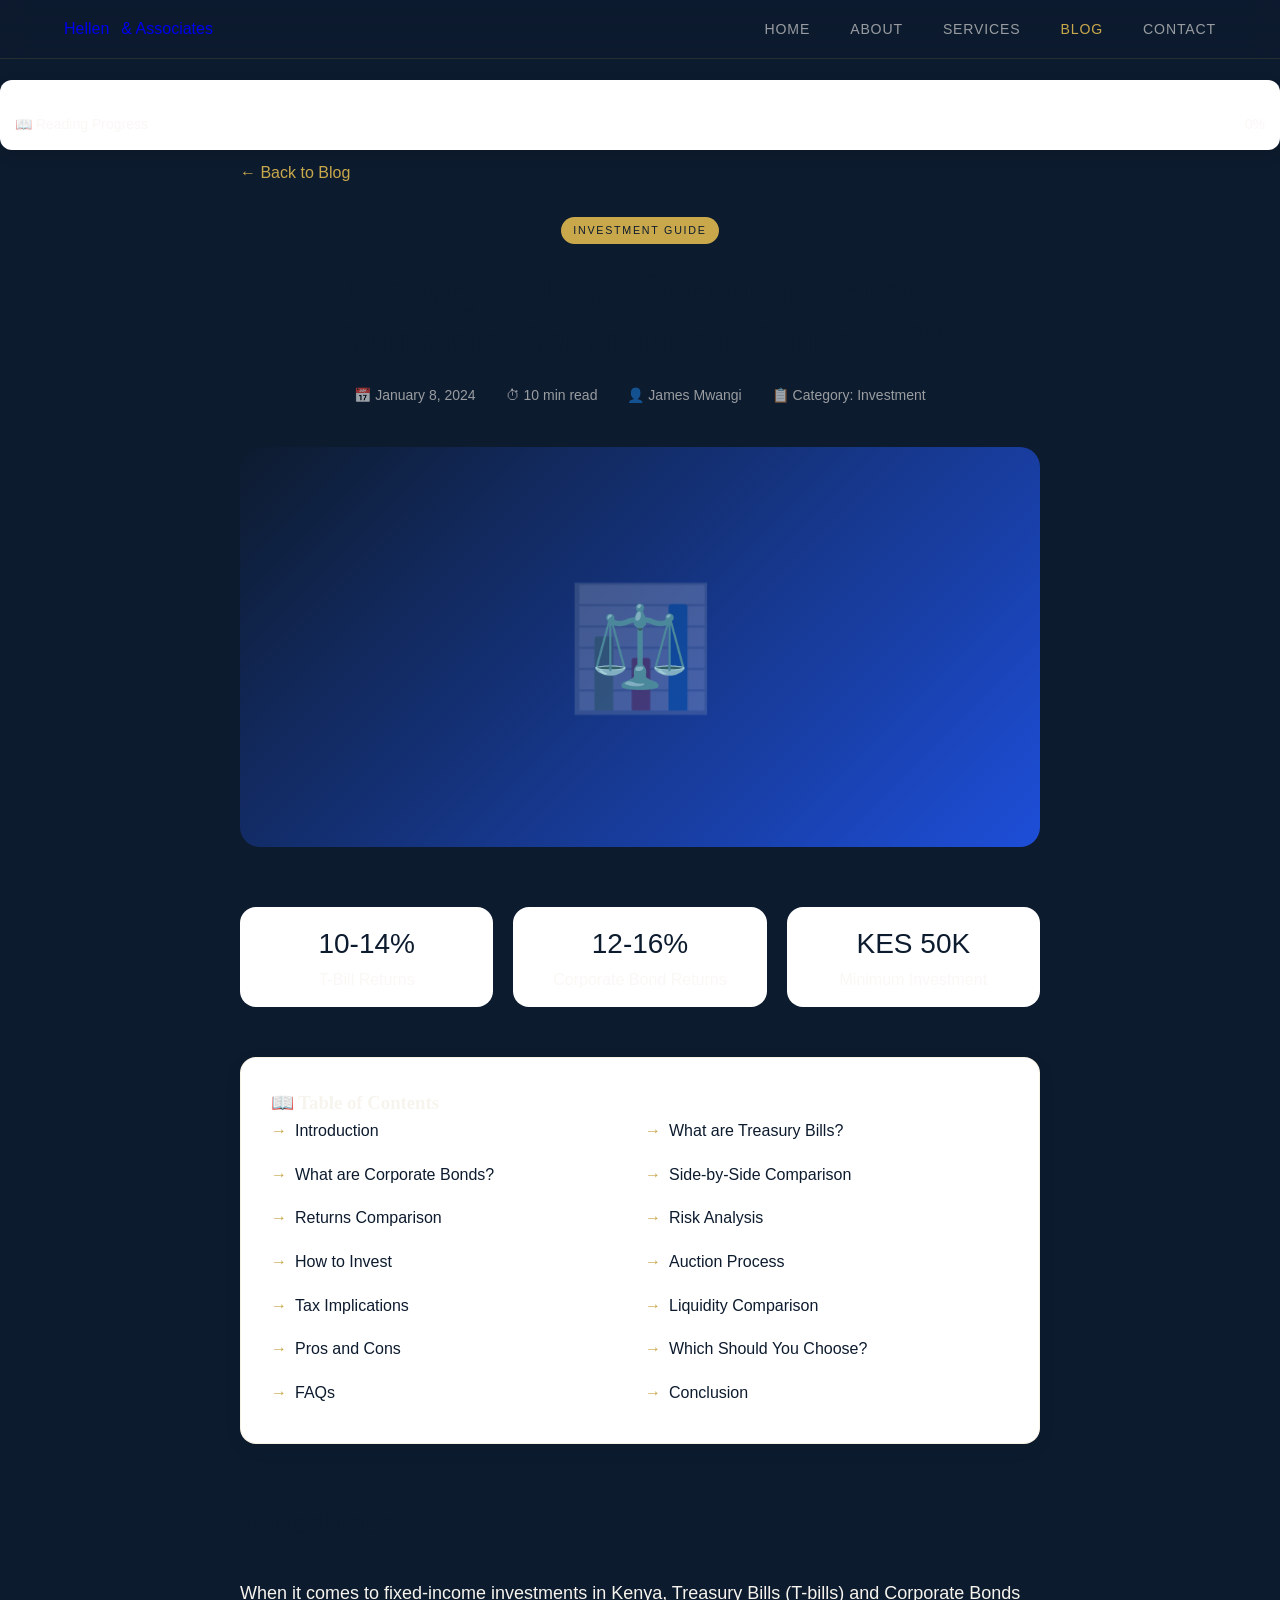
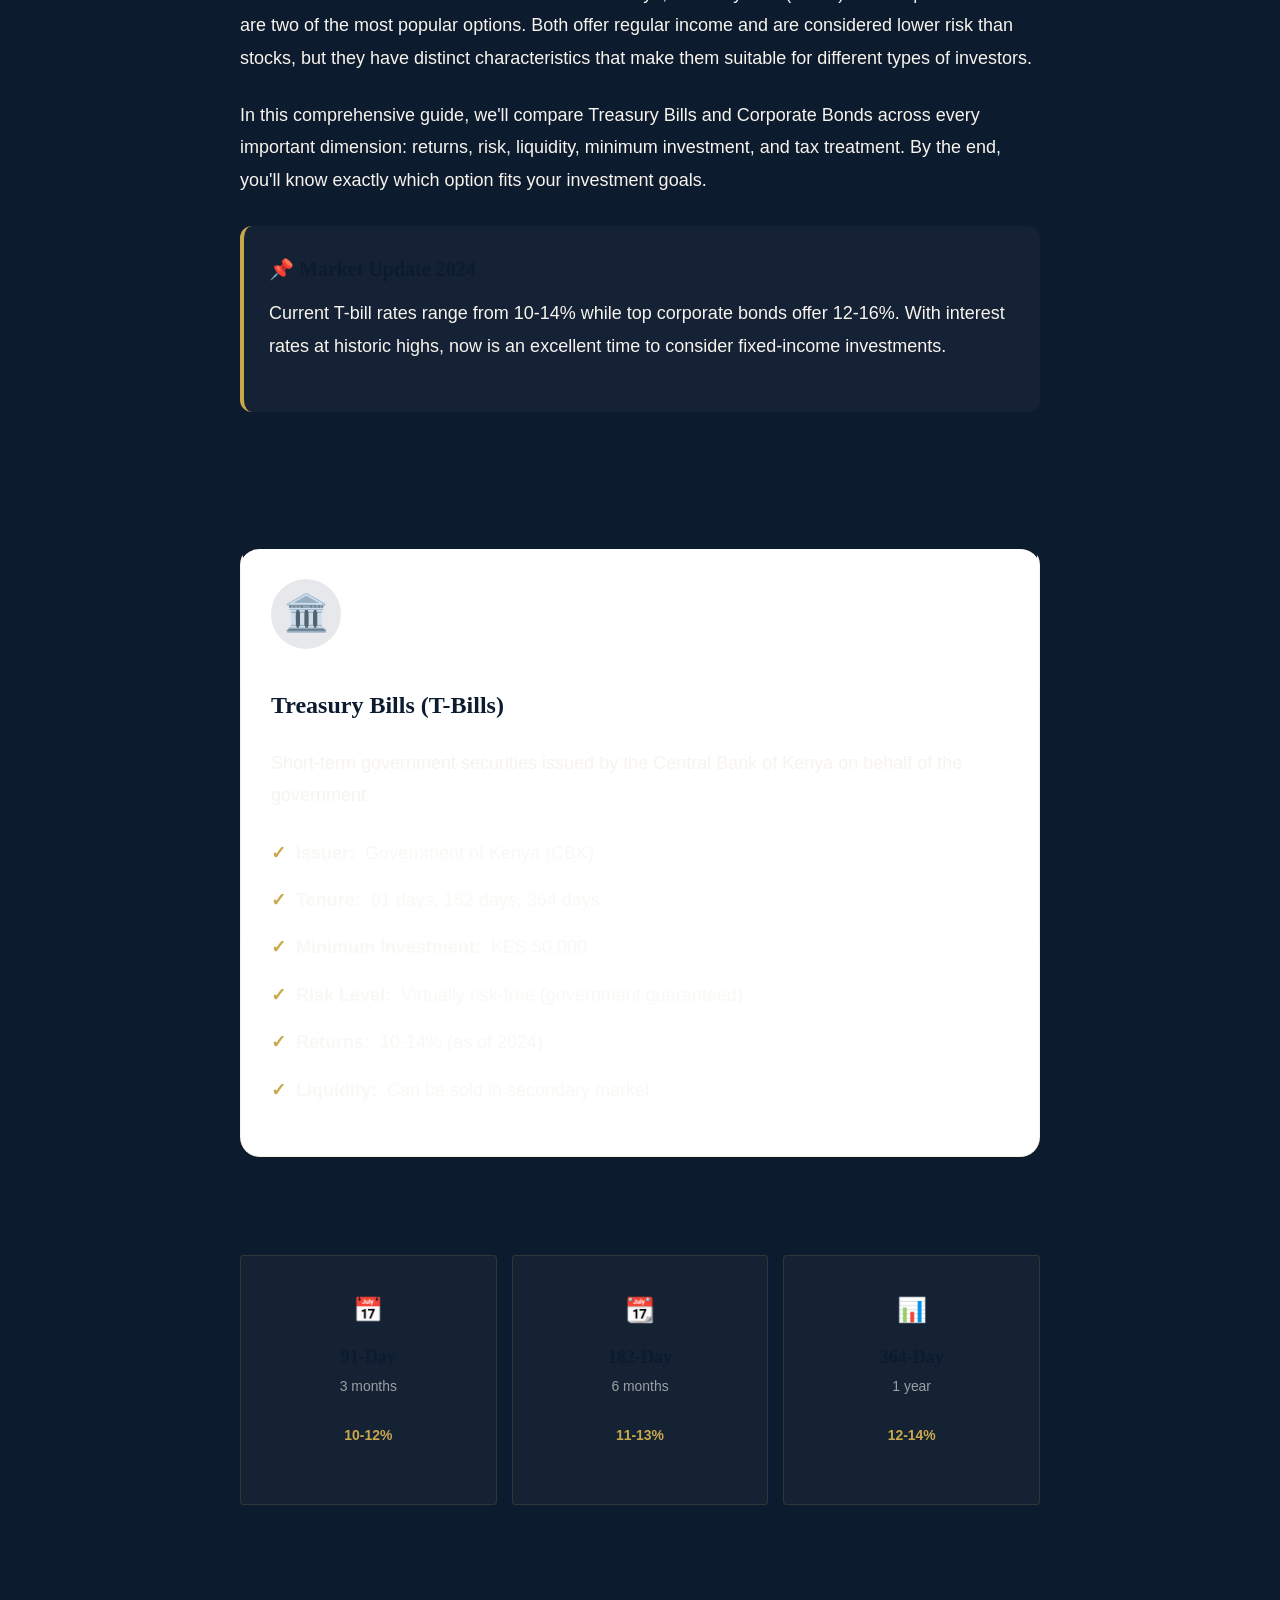
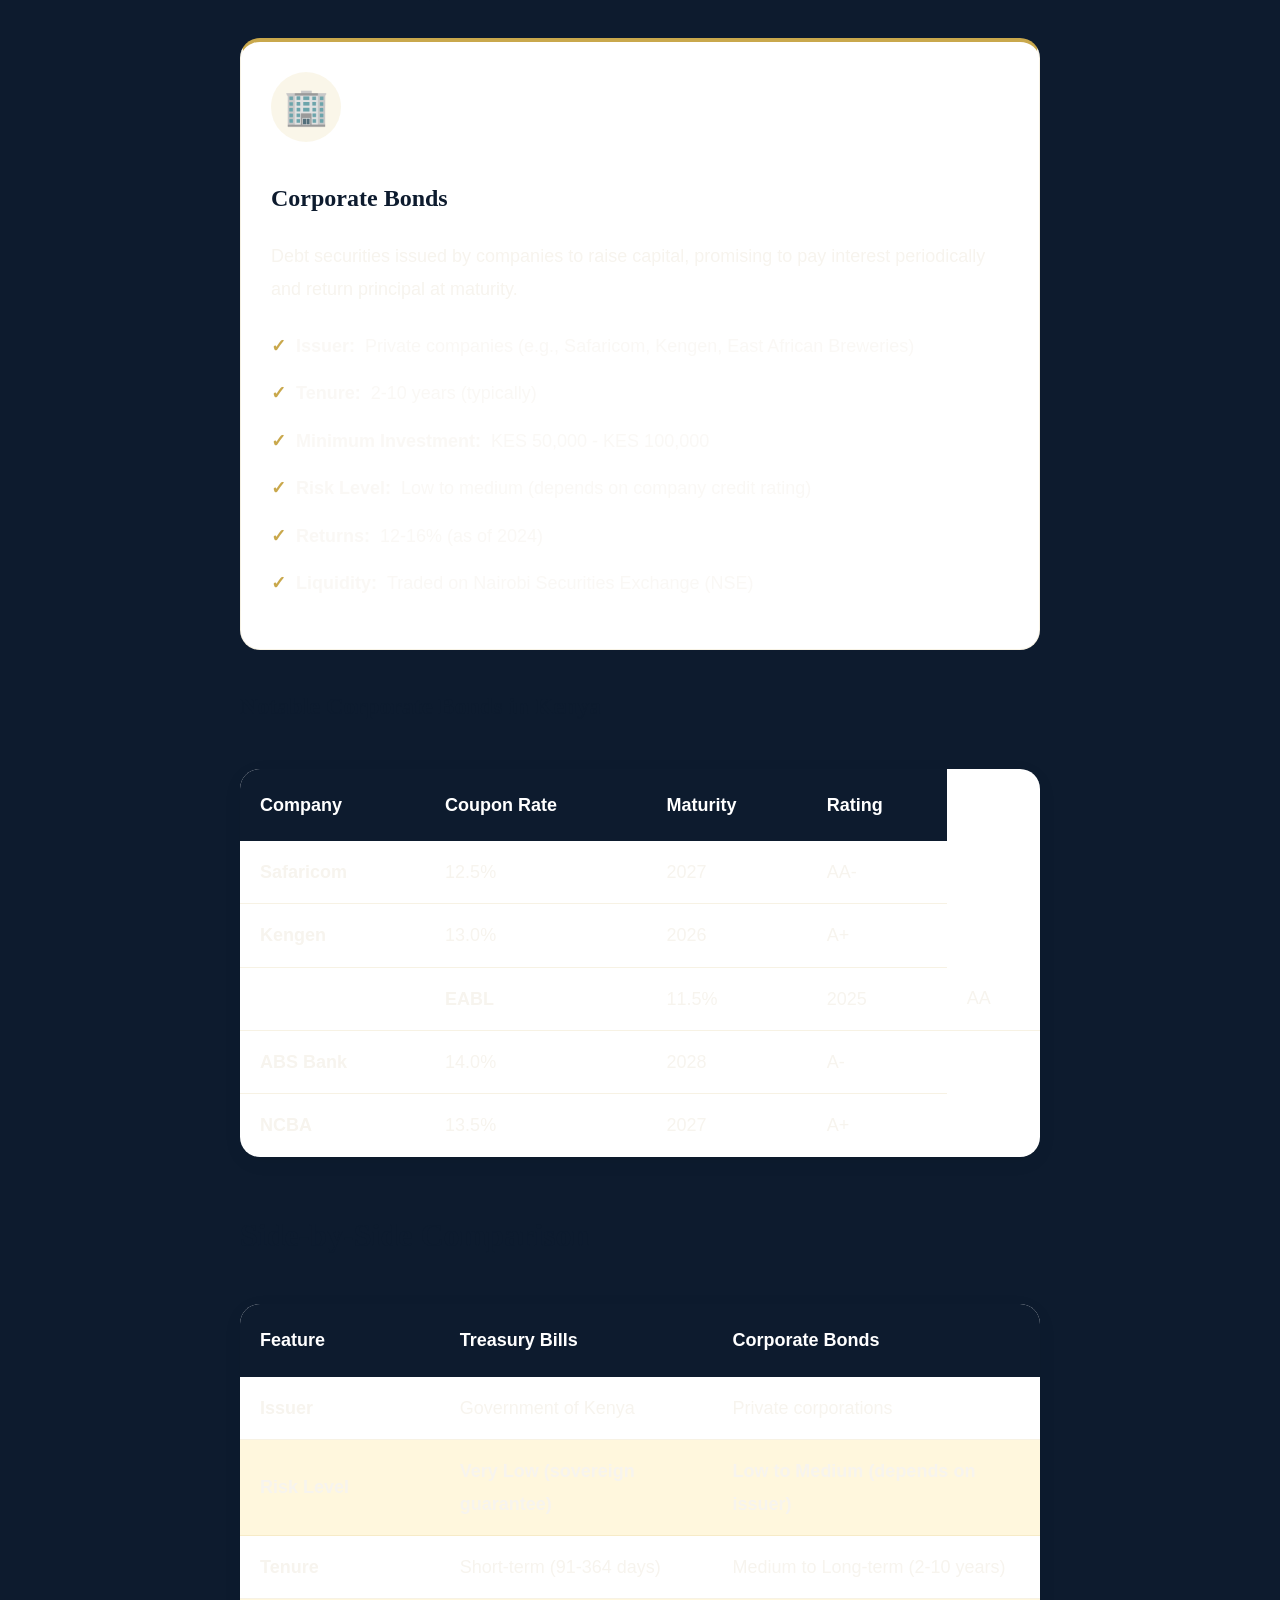
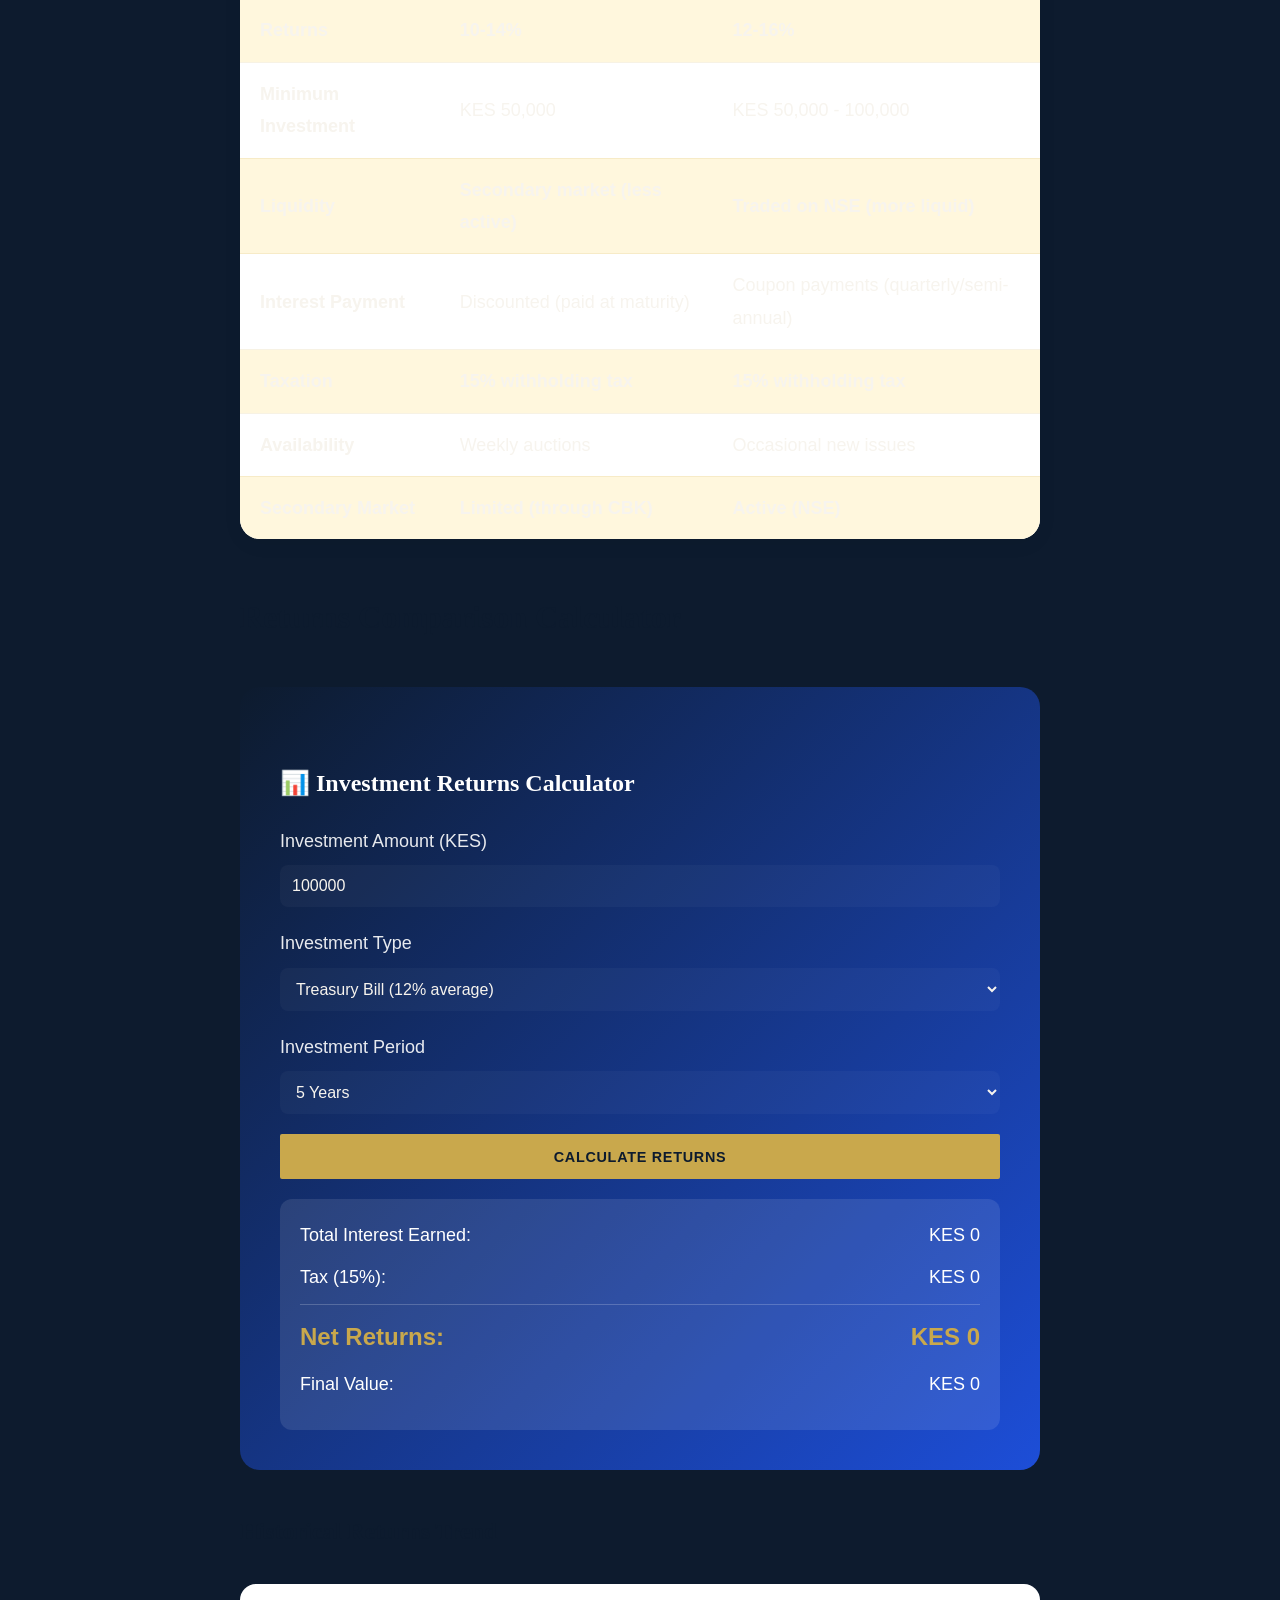
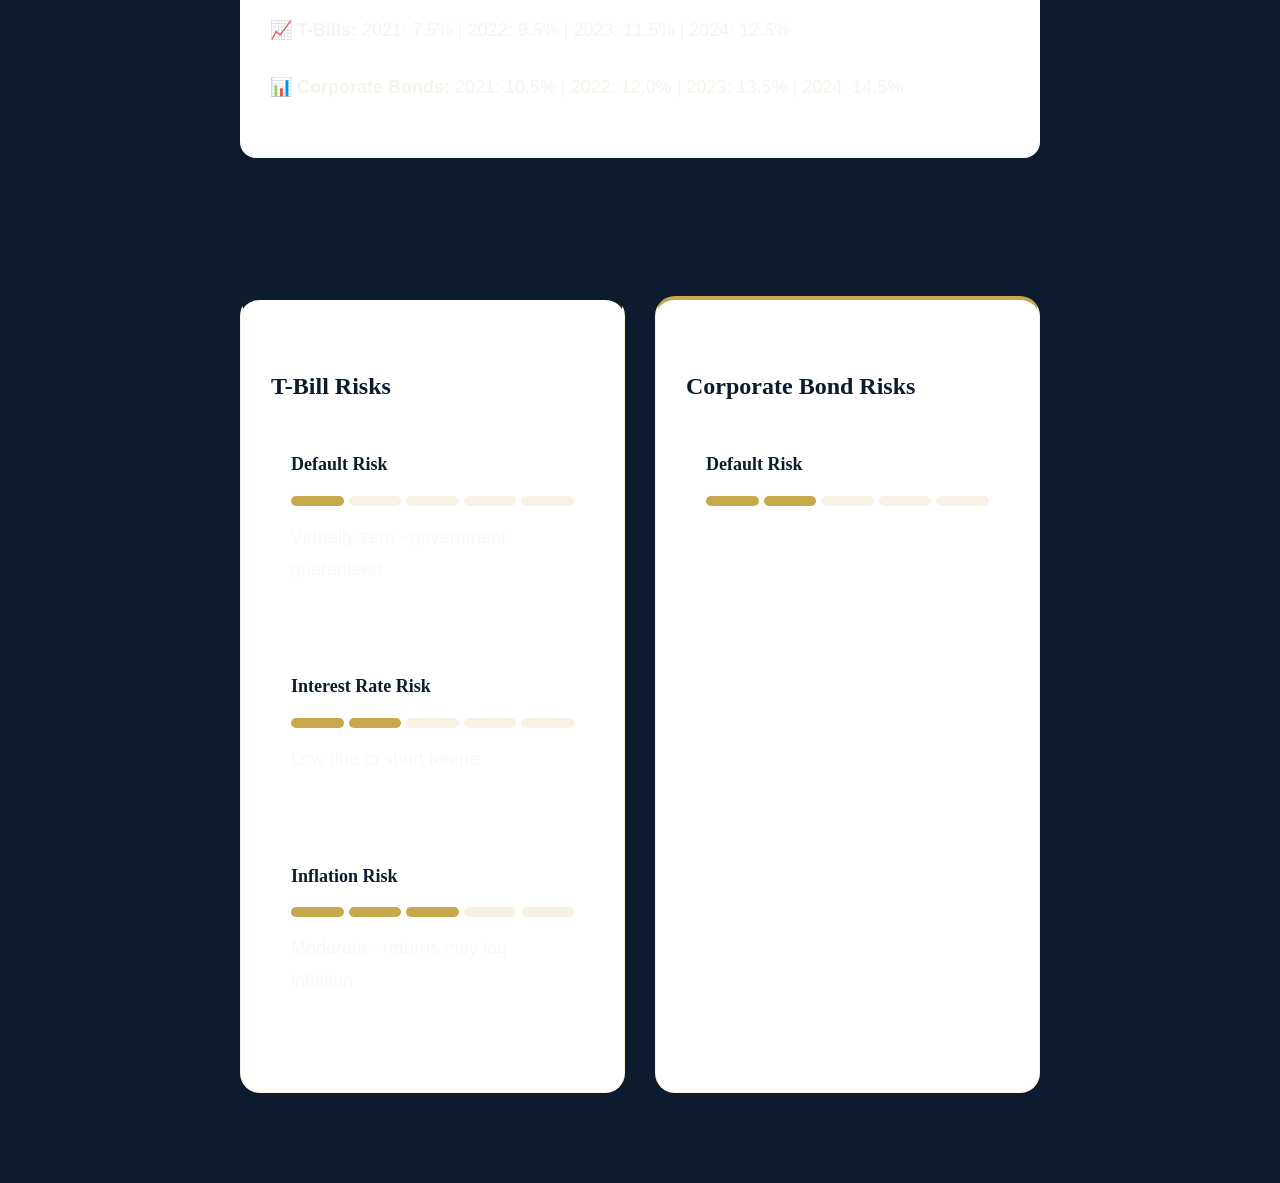
<file: blog-posts/tbills-vs-bonds.html>
<!DOCTYPE html>
<html lang="en">
<head>
  <meta charset="UTF-8" />
  <meta name="viewport" content="width=device-width, initial-scale=1.0" />
  <title>Treasury Bills vs Corporate Bonds: Complete Comparison Guide 2024 | Hellen & Associates</title>
  <link rel="stylesheet" href="../style.css" />
  <style>
    /* Blog Post Specific Styles */
    .blog-post {
      max-width: 800px;
      margin: 0 auto;
    }
    
    .blog-header {
      text-align: center;
      margin-bottom: 40px;
    }
    
    .blog-header h1 {
      font-size: 42px;
      color: var(--navy);
      line-height: 1.2;
      margin-bottom: 20px;
    }
    
    .blog-meta {
      display: flex;
      justify-content: center;
      gap: 30px;
      color: var(--muted);
      font-size: 14px;
      margin-bottom: 30px;
      flex-wrap: wrap;
    }
    
    .blog-meta span {
      display: flex;
      align-items: center;
      gap: 5px;
    }
    
    .featured-image {
      width: 100%;
      height: 400px;
      background: linear-gradient(135deg, var(--navy), #1d4ed8);
      border-radius: 20px;
      display: flex;
      align-items: center;
      justify-content: center;
      margin-bottom: 40px;
      position: relative;
      overflow: hidden;
    }
    
    .featured-image span {
      font-size: 120px;
      opacity: 0.2;
      position: absolute;
    }
    
    .featured-image .main-icon {
      font-size: 80px;
      opacity: 1;
      color: var(--gold);
      z-index: 2;
    }
    
    .blog-content {
      font-size: 18px;
      line-height: 1.8;
      color: var(--text);
    }
    
    .blog-content h2 {
      color: var(--navy);
      font-size: 32px;
      margin: 50px 0 25px;
    }
    
    .blog-content h3 {
      color: var(--navy);
      font-size: 24px;
      margin: 35px 0 20px;
    }
    
    .blog-content p {
      margin-bottom: 25px;
    }
    
    .blog-content ul, .blog-content ol {
      margin-bottom: 25px;
      padding-left: 20px;
    }
    
    .blog-content li {
      margin-bottom: 10px;
    }
    
    .info-box {
      background: var(--soft);
      border-left: 4px solid var(--gold);
      padding: 25px;
      border-radius: 12px;
      margin: 30px 0;
    }
    
    .info-box h4 {
      color: var(--navy);
      margin-bottom: 10px;
      font-size: 20px;
    }
    
    .warning-box {
      background: #fef2f2;
      border-left: 4px solid #dc2626;
      padding: 25px;
      border-radius: 12px;
      margin: 30px 0;
    }
    
    .warning-box h4 {
      color: #dc2626;
      margin-bottom: 10px;
      font-size: 20px;
      display: flex;
      align-items: center;
      gap: 10px;
    }
    
    .success-box {
      background: #e6f7e6;
      border-left: 4px solid #28a745;
      padding: 25px;
      border-radius: 12px;
      margin: 30px 0;
    }
    
    .success-box h4 {
      color: #28a745;
      margin-bottom: 10px;
      font-size: 20px;
      display: flex;
      align-items: center;
      gap: 10px;
    }
    
    .tip-box {
      background: #fff7dd;
      border: 1px solid var(--gold);
      padding: 25px;
      border-radius: 12px;
      margin: 30px 0;
    }
    
    .tip-box h4 {
      color: var(--navy);
      margin-bottom: 10px;
      display: flex;
      align-items: center;
      gap: 10px;
    }
    
    .table-of-contents {
      background: white;
      border: 1px solid var(--border);
      border-radius: 16px;
      padding: 30px;
      margin: 30px 0;
      box-shadow: 0 5px 20px rgba(0,0,0,0.05);
    }
    
    .table-of-contents h3 {
      margin-top: 0;
    }
    
    .table-of-contents ul {
      list-style: none;
      padding: 0;
      display: grid;
      grid-template-columns: repeat(2, 1fr);
      gap: 10px;
    }
    
    .table-of-contents li {
      margin-bottom: 8px;
    }
    
    .table-of-contents a {
      color: var(--navy);
      text-decoration: none;
      display: flex;
      align-items: center;
      gap: 8px;
    }
    
    .table-of-contents a:hover {
      color: var(--gold);
    }
    
    .table-of-contents a:before {
      content: "→";
      color: var(--gold);
    }
    
    .comparison-header {
      display: flex;
      justify-content: space-between;
      align-items: center;
      margin: 40px 0 20px;
    }
    
    .comparison-badge {
      padding: 8px 20px;
      border-radius: 30px;
      font-weight: bold;
      color: white;
    }
    
    .badge-tbill {
      background: var(--navy);
    }
    
    .badge-bond {
      background: var(--gold);
      color: var(--navy);
    }
    
    .comparison-grid {
      display: grid;
      grid-template-columns: 1fr 1fr;
      gap: 30px;
      margin: 30px 0;
    }
    
    .comparison-card {
      background: white;
      border: 1px solid var(--border);
      border-radius: 20px;
      padding: 30px;
      transition: all 0.3s ease;
    }
    
    .comparison-card:hover {
      transform: translateY(-5px);
      box-shadow: 0 20px 40px rgba(0,0,0,0.1);
    }
    
    .comparison-card.tbill {
      border-top: 4px solid var(--navy);
    }
    
    .comparison-card.bond {
      border-top: 4px solid var(--gold);
    }
    
    .card-icon {
      width: 70px;
      height: 70px;
      border-radius: 50%;
      display: flex;
      align-items: center;
      justify-content: center;
      font-size: 36px;
      margin-bottom: 20px;
    }
    
    .icon-tbill {
      background: rgba(11, 31, 58, 0.1);
      color: var(--navy);
    }
    
    .icon-bond {
      background: rgba(201, 162, 39, 0.1);
      color: var(--gold-dark);
    }
    
    .feature-list {
      list-style: none;
      padding: 0;
      margin: 20px 0;
    }
    
    .feature-list li {
      display: flex;
      align-items: center;
      gap: 10px;
      margin-bottom: 15px;
      color: var(--muted);
    }
    
    .feature-list li:before {
      content: "✓";
      color: var(--gold);
      font-weight: bold;
    }
    
    .comparison-table {
      width: 100%;
      border-collapse: collapse;
      background: white;
      border-radius: 20px;
      overflow: hidden;
      box-shadow: 0 5px 20px rgba(0,0,0,0.05);
      margin: 40px 0;
    }
    
    .comparison-table th {
      background: var(--navy);
      color: white;
      padding: 20px;
      text-align: left;
      font-size: 18px;
    }
    
    .comparison-table td {
      padding: 15px 20px;
      border-bottom: 1px solid var(--border);
    }
    
    .comparison-table tr:last-child td {
      border-bottom: none;
    }
    
    .comparison-table tr:hover {
      background: var(--soft);
    }
    
    .comparison-table .highlight {
      background: #fff7dd;
      font-weight: 600;
    }
    
    .calculator-section {
      background: linear-gradient(135deg, var(--navy), #1d4ed8);
      color: white;
      padding: 40px;
      border-radius: 20px;
      margin: 40px 0;
    }
    
    .calculator-section h3 {
      color: white;
      margin-bottom: 20px;
    }
    
    .calculator-input {
      margin-bottom: 20px;
    }
    
    .calculator-input label {
      display: block;
      margin-bottom: 8px;
      color: rgba(255,255,255,0.9);
    }
    
    .calculator-input input, .calculator-input select {
      width: 100%;
      padding: 12px;
      border-radius: 8px;
      border: none;
      font-size: 16px;
    }
    
    .calculator-result {
      background: rgba(255,255,255,0.1);
      padding: 20px;
      border-radius: 12px;
      margin-top: 20px;
    }
    
    .calculator-result .row {
      display: flex;
      justify-content: space-between;
      margin-bottom: 10px;
    }
    
    .calculator-result .total {
      font-size: 24px;
      font-weight: bold;
      color: var(--gold);
      border-top: 1px solid rgba(255,255,255,0.2);
      padding-top: 10px;
      margin-top: 10px;
    }
    
    .risk-meter {
      background: white;
      padding: 20px;
      border-radius: 16px;
      margin: 20px 0;
    }
    
    .risk-scale {
      display: flex;
      align-items: center;
      gap: 5px;
      margin: 15px 0;
    }
    
    .risk-level {
      flex: 1;
      height: 10px;
      border-radius: 5px;
      background: var(--border);
    }
    
    .risk-level.filled {
      background: var(--gold);
    }
    
    .pros-cons {
      display: grid;
      grid-template-columns: 1fr 1fr;
      gap: 20px;
      margin: 30px 0;
    }
    
    .pros-box {
      background: #e6f7e6;
      padding: 25px;
      border-radius: 16px;
    }
    
    .pros-box h4 {
      color: #28a745;
      margin-bottom: 15px;
      display: flex;
      align-items: center;
      gap: 10px;
    }
    
    .cons-box {
      background: #fef2f2;
      padding: 25px;
      border-radius: 16px;
    }
    
    .cons-box h4 {
      color: #dc2626;
      margin-bottom: 15px;
      display: flex;
      align-items: center;
      gap: 10px;
    }
    
    .timeline-card {
      background: white;
      border: 1px solid var(--border);
      border-radius: 16px;
      padding: 25px;
      margin: 30px 0;
    }
    
    .timeline-step {
      display: flex;
      gap: 20px;
      margin-bottom: 20px;
      align-items: flex-start;
    }
    
    .timeline-step:last-child {
      margin-bottom: 0;
    }
    
    .step-day {
      min-width: 100px;
      background: var(--soft);
      padding: 8px 15px;
      border-radius: 20px;
      text-align: center;
      font-weight: bold;
      color: var(--navy);
    }
    
    .step-desc {
      flex: 1;
    }
    
    .auction-card {
      background: var(--soft);
      padding: 25px;
      border-radius: 16px;
      margin: 20px 0;
    }
    
    .auction-grid {
      display: grid;
      grid-template-columns: repeat(3, 1fr);
      gap: 15px;
      margin-top: 15px;
    }
    
    .auction-item {
      text-align: center;
    }
    
    .auction-item .label {
      color: var(--muted);
      font-size: 13px;
    }
    
    .auction-item .value {
      font-size: 20px;
      font-weight: bold;
      color: var(--navy);
    }
    
    .author-bio {
      background: var(--soft);
      border-radius: 16px;
      padding: 30px;
      margin: 50px 0;
      display: flex;
      gap: 25px;
      align-items: center;
    }
    
    .author-avatar {
      width: 100px;
      height: 100px;
      background: linear-gradient(135deg, var(--gold), var(--gold-dark));
      border-radius: 50%;
      display: flex;
      align-items: center;
      justify-content: center;
      font-size: 40px;
      font-weight: bold;
      color: var(--navy);
    }
    
    .share-buttons {
      display: flex;
      gap: 15px;
      justify-content: center;
      margin: 40px 0;
    }
    
    .share-btn {
      width: 45px;
      height: 45px;
      border-radius: 50%;
      display: flex;
      align-items: center;
      justify-content: center;
      color: white;
      text-decoration: none;
      transition: transform 0.2s ease;
    }
    
    .share-btn:hover {
      transform: translateY(-3px);
    }
    
    .share-btn.facebook { background: #1877f2; }
    .share-btn.twitter { background: #1da1f2; }
    .share-btn.linkedin { background: #0077b5; }
    .share-btn.whatsapp { background: #25D366; }
    
    .related-posts {
      margin-top: 60px;
    }
    
    .progress-container {
      position: sticky;
      top: 80px;
      z-index: 100;
      background: white;
      padding: 15px;
      border-radius: 12px;
      box-shadow: 0 5px 15px rgba(0,0,0,0.1);
      margin-bottom: 30px;
    }
    
    .progress-bar {
      height: 8px;
      background: var(--soft);
      border-radius: 4px;
      overflow: hidden;
    }
    
    .progress-fill {
      height: 100%;
      background: var(--gold);
      width: 0%;
      transition: width 0.3s ease;
    }
    
    .progress-stats {
      display: flex;
      justify-content: space-between;
      margin-top: 10px;
      font-size: 14px;
      color: var(--muted);
    }
    
    .download-card {
      background: linear-gradient(135deg, var(--gold), var(--gold-dark));
      color: var(--navy);
      padding: 40px;
      border-radius: 20px;
      text-align: center;
      margin: 50px 0;
    }
    
    .download-card h3 {
      color: var(--navy);
      margin-bottom: 15px;
    }
    
    .download-card p {
      color: rgba(0,0,0,0.7);
      margin-bottom: 25px;
    }
    
    @media (max-width: 768px) {
      .blog-header h1 {
        font-size: 32px;
      }
      
      .blog-meta {
        gap: 15px;
      }
      
      .table-of-contents ul {
        grid-template-columns: 1fr;
      }
      
      .comparison-grid {
        grid-template-columns: 1fr;
      }
      
      .pros-cons {
        grid-template-columns: 1fr;
      }
      
      .author-bio {
        flex-direction: column;
        text-align: center;
      }
      
      .featured-image {
        height: 250px;
      }
      
      .auction-grid {
        grid-template-columns: 1fr;
      }
      
      .timeline-step {
        flex-direction: column;
        gap: 10px;
      }
      
      .step-day {
        width: 100%;
      }
    }
  </style>
</head>
<body>

  <header class="navbar">
    <div class="container nav-wrap">
      <a href="../index.html" class="brand">Hellen <span>& Associates</span></a>

      <nav class="nav-links" id="navLinks">
        <a href="../index.html">Home</a>
        <a href="../about.html">About</a>
        <a href="../services.html">Services</a>
        <a href="../blog.html" class="active">Blog</a>
        <a href="../contact.html">Contact</a>
      </nav>

      <div class="menu-btn" onclick="toggleMenu()">☰</div>
    </div>
  </header>

  <!-- Reading Progress Bar -->
  <div class="progress-container">
    <div class="progress-bar">
      <div class="progress-fill" id="progressFill"></div>
    </div>
    <div class="progress-stats">
      <span>📖 Reading Progress</span>
      <span id="progressPercent">0%</span>
    </div>
  </div>

  <!-- Blog Post Content -->
  <section class="section" style="padding: 60px 0;">
    <div class="container blog-post">
      
      <!-- Back to Blog -->
      <a href="../blog.html" style="display: inline-flex; align-items: center; gap: 8px; color: var(--gold); margin-bottom: 30px; text-decoration: none;">
        ← Back to Blog
      </a>

      <!-- Blog Header -->
      <div class="blog-header">
        <span class="badge" style="background: var(--gold); color: var(--navy); margin-bottom: 20px;">Investment Guide</span>
        <h1>Treasury Bills vs Corporate Bonds: Complete Comparison Guide 2024</h1>
        
        <div class="blog-meta">
          <span>📅 January 8, 2024</span>
          <span>⏱ 10 min read</span>
          <span>👤 James Mwangi</span>
          <span>📋 Category: Investment</span>
        </div>
      </div>

      <!-- Featured Image -->
      <div class="featured-image">
        <span>📊</span>
        <span class="main-icon">⚖️</span>
      </div>

      <!-- Quick Stats -->
      <div style="display: grid; grid-template-columns: repeat(3, 1fr); gap: 20px; margin: 30px 0;">
        <div class="risk-meter" style="padding: 15px; text-align: center;">
          <div class="value" style="font-size: 28px; color: var(--navy);">10-14%</div>
          <div class="label" style="color: var(--muted);">T-Bill Returns</div>
        </div>
        <div class="risk-meter" style="padding: 15px; text-align: center;">
          <div class="value" style="font-size: 28px; color: var(--navy);">12-16%</div>
          <div class="label" style="color: var(--muted);">Corporate Bond Returns</div>
        </div>
        <div class="risk-meter" style="padding: 15px; text-align: center;">
          <div class="value" style="font-size: 28px; color: var(--navy);">KES 50K</div>
          <div class="label" style="color: var(--muted);">Minimum Investment</div>
        </div>
      </div>

      <!-- Table of Contents -->
      <div class="table-of-contents">
        <h3>📖 Table of Contents</h3>
        <ul>
          <li><a href="#introduction">Introduction</a></li>
          <li><a href="#what-are-tbills">What are Treasury Bills?</a></li>
          <li><a href="#what-are-bonds">What are Corporate Bonds?</a></li>
          <li><a href="#comparison">Side-by-Side Comparison</a></li>
          <li><a href="#returns">Returns Comparison</a></li>
          <li><a href="#risks">Risk Analysis</a></li>
          <li><a href="#how-to-invest">How to Invest</a></li>
          <li><a href="#auction-process">Auction Process</a></li>
          <li><a href="#taxation">Tax Implications</a></li>
          <li><a href="#liquidity">Liquidity Comparison</a></li>
          <li><a href="#pros-cons">Pros and Cons</a></li>
          <li><a href="#which-to-choose">Which Should You Choose?</a></li>
          <li><a href="#faqs">FAQs</a></li>
          <li><a href="#conclusion">Conclusion</a></li>
        </ul>
      </div>

      <!-- Blog Content -->
      <div class="blog-content">
        
        <section id="introduction">
          <h2>Introduction</h2>
          <p>
            When it comes to fixed-income investments in Kenya, Treasury Bills (T-bills) and Corporate Bonds are two of the most popular options. 
            Both offer regular income and are considered lower risk than stocks, but they have distinct characteristics that make them suitable for different types of investors.
          </p>
          <p>
            In this comprehensive guide, we'll compare Treasury Bills and Corporate Bonds across every important dimension: returns, risk, liquidity, minimum investment, and tax treatment. By the end, you'll know exactly which option fits your investment goals.
          </p>
        </section>

        <div class="info-box">
          <h4>📌 Market Update 2024</h4>
          <p>Current T-bill rates range from 10-14% while top corporate bonds offer 12-16%. With interest rates at historic highs, now is an excellent time to consider fixed-income investments.</p>
        </div>

        <section id="what-are-tbills">
          <h2>What are Treasury Bills?</h2>
          
          <div class="comparison-card tbill" style="margin-bottom: 20px;">
            <div class="card-icon icon-tbill">🏛️</div>
            <h3 style="color: var(--navy);">Treasury Bills (T-Bills)</h3>
            <p>Short-term government securities issued by the Central Bank of Kenya on behalf of the government.</p>
            
            <div class="feature-list">
              <li><strong>Issuer:</strong> Government of Kenya (CBK)</li>
              <li><strong>Tenure:</strong> 91 days, 182 days, 364 days</li>
              <li><strong>Minimum Investment:</strong> KES 50,000</li>
              <li><strong>Risk Level:</strong> Virtually risk-free (government guaranteed)</li>
              <li><strong>Returns:</strong> 10-14% (as of 2024)</li>
              <li><strong>Liquidity:</strong> Can be sold in secondary market</li>
            </div>
          </div>

          <h3>Types of Treasury Bills</h3>
          <div style="display: grid; grid-template-columns: repeat(3, 1fr); gap: 15px; margin: 20px 0;">
            <div class="card" style="text-align: center;">
              <div style="font-size: 24px; margin-bottom: 10px;">📅</div>
              <h4 style="color: var(--navy);">91-Day</h4>
              <p style="color: var(--muted);">3 months</p>
              <p style="font-weight: bold; color: var(--gold);">10-12%</p>
            </div>
            <div class="card" style="text-align: center;">
              <div style="font-size: 24px; margin-bottom: 10px;">📆</div>
              <h4 style="color: var(--navy);">182-Day</h4>
              <p style="color: var(--muted);">6 months</p>
              <p style="font-weight: bold; color: var(--gold);">11-13%</p>
            </div>
            <div class="card" style="text-align: center;">
              <div style="font-size: 24px; margin-bottom: 10px;">📊</div>
              <h4 style="color: var(--navy);">364-Day</h4>
              <p style="color: var(--muted);">1 year</p>
              <p style="font-weight: bold; color: var(--gold);">12-14%</p>
            </div>
          </div>
        </section>

        <section id="what-are-bonds">
          <h2>What are Corporate Bonds?</h2>
          
          <div class="comparison-card bond" style="margin-bottom: 20px;">
            <div class="card-icon icon-bond">🏢</div>
            <h3 style="color: var(--navy);">Corporate Bonds</h3>
            <p>Debt securities issued by companies to raise capital, promising to pay interest periodically and return principal at maturity.</p>
            
            <div class="feature-list">
              <li><strong>Issuer:</strong> Private companies (e.g., Safaricom, Kengen, East African Breweries)</li>
              <li><strong>Tenure:</strong> 2-10 years (typically)</li>
              <li><strong>Minimum Investment:</strong> KES 50,000 - KES 100,000</li>
              <li><strong>Risk Level:</strong> Low to medium (depends on company credit rating)</li>
              <li><strong>Returns:</strong> 12-16% (as of 2024)</li>
              <li><strong>Liquidity:</strong> Traded on Nairobi Securities Exchange (NSE)</li>
            </div>
          </div>

          <h3>Notable Corporate Bonds in Kenya</h3>
          <table class="comparison-table">
            <thead>
              <tr>
                <th>Company</th>
                <th>Coupon Rate</th>
                <th>Maturity</th>
                <th>Rating</th>
              </tr>
            </thead>
            <tbody>
              <tr>
                <td><strong>Safaricom</strong></td>
                <td>12.5%</td>
                <td>2027</td>
                <td>AA-</td>
              </tr>
              <tr>
                <td><strong>Kengen</strong></td>
                <td>13.0%</td>
                <td>2026</td>
                <td>A+</td>
              </tr>
              <tr>
                <td><td><strong>EABL</strong></td>
                <td>11.5%</td>
                <td>2025</td>
                <td>AA</td>
              </tr>
              <tr>
                <td><strong>ABS Bank</strong></td>
                <td>14.0%</td>
                <td>2028</td>
                <td>A-</td>
              </tr>
              <tr>
                <td><strong>NCBA</strong></td>
                <td>13.5%</td>
                <td>2027</td>
                <td>A+</td>
              </tr>
            </tbody>
          </table>
        </section>

        <section id="comparison">
          <h2>Side-by-Side Comparison</h2>

          <table class="comparison-table">
            <thead>
              <tr>
                <th>Feature</th>
                <th>Treasury Bills</th>
                <th>Corporate Bonds</th>
              </tr>
            </thead>
            <tbody>
              <tr>
                <td><strong>Issuer</strong></td>
                <td>Government of Kenya</td>
                <td>Private corporations</td>
              </tr>
              <tr class="highlight">
                <td><strong>Risk Level</strong></td>
                <td>Very Low (sovereign guarantee)</td>
                <td>Low to Medium (depends on issuer)</td>
              </tr>
              <tr>
                <td><strong>Tenure</strong></td>
                <td>Short-term (91-364 days)</td>
                <td>Medium to Long-term (2-10 years)</td>
              </tr>
              <tr class="highlight">
                <td><strong>Returns</strong></td>
                <td>10-14%</td>
                <td>12-16%</td>
              </tr>
              <tr>
                <td><strong>Minimum Investment</strong></td>
                <td>KES 50,000</td>
                <td>KES 50,000 - 100,000</td>
              </tr>
              <tr class="highlight">
                <td><strong>Liquidity</strong></td>
                <td>Secondary market (less active)</td>
                <td>Traded on NSE (more liquid)</td>
              </tr>
              <tr>
                <td><strong>Interest Payment</strong></td>
                <td>Discounted (paid at maturity)</td>
                <td>Coupon payments (quarterly/semi-annual)</td>
              </tr>
              <tr class="highlight">
                <td><strong>Taxation</strong></td>
                <td>15% withholding tax</td>
                <td>15% withholding tax</td>
              </tr>
              <tr>
                <td><strong>Availability</strong></td>
                <td>Weekly auctions</td>
                <td>Occasional new issues</td>
              </tr>
              <tr class="highlight">
                <td><strong>Secondary Market</strong></td>
                <td>Limited (through CBK)</td>
                <td>Active (NSE)</td>
              </tr>
            </tbody>
          </table>
        </section>

        <section id="returns">
          <h2>Returns Comparison Calculator</h2>

          <div class="calculator-section">
            <h3>📊 Investment Returns Calculator</h3>
            
            <div class="calculator-input">
              <label>Investment Amount (KES)</label>
              <input type="number" id="investAmount" value="100000">
            </div>
            
            <div class="calculator-input">
              <label>Investment Type</label>
              <select id="investType">
                <option value="tbill">Treasury Bill (12% average)</option>
                <option value="bond">Corporate Bond (14% average)</option>
              </select>
            </div>
            
            <div class="calculator-input">
              <label>Investment Period</label>
              <select id="investPeriod">
                <option value="1">1 Year</option>
                <option value="3">3 Years</option>
                <option value="5" selected>5 Years</option>
              </select>
            </div>

            <button onclick="calculateInvestmentReturns()" class="btn primary" style="background: var(--gold); color: var(--navy); width: 100%;">Calculate Returns</button>

            <div class="calculator-result" id="investmentResult">
              <div class="row">
                <span>Total Interest Earned:</span>
                <span>KES <span id="interestEarned">0</span></span>
              </div>
              <div class="row">
                <span>Tax (15%):</span>
                <span>KES <span id="taxAmount">0</span></span>
              </div>
              <div class="row total">
                <span>Net Returns:</span>
                <span>KES <span id="netReturns">0</span></span>
              </div>
              <div class="row">
                <span>Final Value:</span>
                <span>KES <span id="finalValue">0</span></span>
              </div>
            </div>
          </div>

          <h3>Historical Returns Trend</h3>
          <div style="background: white; padding: 30px; border-radius: 16px; margin: 30px 0;">
            <p>📈 <strong>T-Bills:</strong> 2021: 7.5% | 2022: 9.5% | 2023: 11.5% | 2024: 12.5%</p>
            <p>📊 <strong>Corporate Bonds:</strong> 2021: 10.5% | 2022: 12.0% | 2023: 13.5% | 2024: 14.5%</p>
          </div>
        </section>

        <section id="risks">
          <h2>Risk Analysis</h2>

          <div class="comparison-grid">
            <div class="comparison-card tbill">
              <h3 style="color: var(--navy);">T-Bill Risks</h3>
              
              <div class="risk-meter">
                <h4 style="color: var(--navy); margin-bottom: 10px;">Default Risk</h4>
                <div class="risk-scale">
                  <div class="risk-level filled"></div>
                  <div class="risk-level"></div>
                  <div class="risk-level"></div>
                  <div class="risk-level"></div>
                  <div class="risk-level"></div>
                </div>
                <p style="color: var(--muted);">Virtually zero - government guaranteed</p>
              </div>

              <div class="risk-meter">
                <h4 style="color: var(--navy); margin-bottom: 10px;">Interest Rate Risk</h4>
                <div class="risk-scale">
                  <div class="risk-level filled"></div>
                  <div class="risk-level filled"></div>
                  <div class="risk-level"></div>
                  <div class="risk-level"></div>
                  <div class="risk-level"></div>
                </div>
                <p style="color: var(--muted);">Low due to short tenure</p>
              </div>

              <div class="risk-meter">
                <h4 style="color: var(--navy); margin-bottom: 10px;">Inflation Risk</h4>
                <div class="risk-scale">
                  <div class="risk-level filled"></div>
                  <div class="risk-level filled"></div>
                  <div class="risk-level filled"></div>
                  <div class="risk-level"></div>
                  <div class="risk-level"></div>
                </div>
                <p style="color: var(--muted);">Moderate - returns may lag inflation</p>
              </div>
            </div>

            <div class="comparison-card bond">
              <h3 style="color: var(--navy);">Corporate Bond Risks</h3>
              
              <div class="risk-meter">
                <h4 style="color: var(--navy); margin-bottom: 10px;">Default Risk</h4>
                <div class="risk-scale">
                  <div class="risk-level filled"></div>
                  <div class="risk-level filled"></div>
                  <div class="risk-level"></div>
                  <div class="risk-level"></div>
                  <div class="risk-level"></div>
                </div>
                <p style="
</file>
<file: style.css>
:root {
  --gold: #C9A84C;
  --gold-light: #E8C96A;
  --gold-dark: #8a6a1f;
  --navy: #0D1B2E;
  --navy-mid: #142236;
  --navy-light: #1C3050;
  --white: #F7F4EE;
  --muted: rgba(247,244,238,0.6);
  --border: rgba(201,168,76,0.15);
  --soft: rgba(255,255,255,0.03);
  --success: #4CAF50;
  --danger: #f44336;
  --warning: #ff9800;
}

* {
  margin: 0;
  padding: 0;
  box-sizing: border-box;
}

body {
  font-family: 'DM Sans', sans-serif;
  background: var(--navy);
  color: var(--white);
  line-height: 1.6;
  overflow-x: hidden;
}

h1, h2, h3, h4, h5, h6 {
  font-family: 'Playfair Display', serif;
  font-weight: 700;
}

.container {
  width: 90%;
  max-width: 1200px;
  margin: 0 auto;
}

/* Navbar */
.navbar {
  position: fixed;
  top: 0;
  left: 0;
  right: 0;
  z-index: 100;
  background: rgba(13,27,46,0.85);
  backdrop-filter: blur(12px);
  border-bottom: 1px solid var(--border);
  animation: fadeDown 0.7s ease both;
}

.nav-wrap {
  display: flex;
  justify-content: space-between;
  align-items: center;
  padding: 1rem 0;
}

.brand {
  display: flex;
  align-items: center;
  gap: 0.75rem;
  text-decoration: none;
}

.logo-icon {
  width: 44px;
  height: 44px;
  flex-shrink: 0;
}

.logo-text-group {
  display: flex;
  flex-direction: column;
  line-height: 1;
}

.logo-name {
  font-family: 'Playfair Display', serif;
  font-weight: 700;
  font-size: 1.15rem;
  letter-spacing: 0.12em;
  text-transform: uppercase;
  color: var(--white);
}

.logo-name span {
  color: var(--gold);
}

.logo-consultants {
  font-family: 'DM Sans', sans-serif;
  font-weight: 700;
  font-size: 0.68rem;
  letter-spacing: 0.28em;
  text-transform: uppercase;
  color: var(--white);
  margin-top: 0.15rem;
}

.logo-divider {
  width: 100%;
  height: 1px;
  background: rgba(201,168,76,0.35);
  margin: 0.25rem 0;
}

.logo-sub {
  font-family: 'DM Sans', sans-serif;
  font-size: 0.55rem;
  letter-spacing: 0.18em;
  text-transform: uppercase;
  color: rgba(201,168,76,0.6);
  font-weight: 300;
}

.nav-links {
  display: flex;
  gap: 2.5rem;
  list-style: none;
}

.nav-links a {
  text-decoration: none;
  color: var(--muted);
  font-size: 0.88rem;
  font-weight: 400;
  letter-spacing: 0.06em;
  text-transform: uppercase;
  transition: color 0.25s;
}

.nav-links a:hover,
.nav-links a.active {
  color: var(--gold);
}

.nav-cta {
  background: var(--gold);
  color: var(--navy) !important;
  padding: 0.55rem 1.4rem;
  border-radius: 2px;
  font-weight: 600 !important;
  transition: background 0.25s !important;
}

.nav-cta:hover {
  background: var(--gold-light) !important;
  color: var(--navy) !important;
}

.menu-btn {
  display: none;
  font-size: 24px;
  cursor: pointer;
  color: var(--white);
}

/* Page Header */
.page-header {
  min-height: 40vh;
  display: flex;
  align-items: center;
  position: relative;
  overflow: hidden;
  background: var(--navy);
  padding: 120px 0 60px;
}

.page-header::before {
  content: '';
  position: absolute;
  inset: 0;
  background:
    radial-gradient(ellipse 60% 80% at 80% 50%, rgba(201,168,76,0.07) 0%, transparent 70%),
    radial-gradient(ellipse 40% 60% at 10% 80%, rgba(28,48,80,0.8) 0%, transparent 60%);
  pointer-events: none;
}

.grid-lines {
  position: absolute;
  inset: 0;
  background-image:
    linear-gradient(rgba(201,168,76,0.04) 1px, transparent 1px),
    linear-gradient(90deg, rgba(201,168,76,0.04) 1px, transparent 1px);
  background-size: 60px 60px;
  pointer-events: none;
}

.page-header .container {
  position: relative;
  z-index: 2;
  text-align: center;
}

.page-header h1 {
  font-size: clamp(2.8rem, 4.5vw, 4.2rem);
  font-weight: 900;
  line-height: 1.1;
  margin-bottom: 1rem;
  animation: fadeUp 0.8s 0.3s ease both;
}

.page-header h1 em {
  font-style: italic;
  color: var(--gold);
}

.page-header p {
  font-size: 1rem;
  color: var(--muted);
  max-width: 700px;
  margin: 0 auto;
  animation: fadeUp 0.8s 0.5s ease both;
}

/* Hero Section */
.hero {
  min-height: 100vh;
  display: grid;
  grid-template-columns: 1fr 1fr;
  position: relative;
  overflow: hidden;
}

.hero::before {
  content: '';
  position: absolute;
  inset: 0;
  background:
    radial-gradient(ellipse 60% 80% at 80% 50%, rgba(201,168,76,0.07) 0%, transparent 70%),
    radial-gradient(ellipse 40% 60% at 10% 80%, rgba(28,48,80,0.8) 0%, transparent 60%);
  pointer-events: none;
}

.hero-left {
  display: flex;
  flex-direction: column;
  justify-content: center;
  padding: 9rem 4rem 5rem 5rem;
  position: relative;
  z-index: 2;
}

.hero-right {
  display: flex;
  align-items: center;
  justify-content: center;
  position: relative;
  z-index: 2;
  padding: 8rem 4rem 5rem 2rem;
  opacity: 0;
  animation: fadeIn 1s 0.6s ease forwards;
}

.card-stack {
  position: relative;
  width: 340px;
}

.card-behind {
  position: absolute;
  top: -16px;
  left: 16px;
  right: -16px;
  bottom: 16px;
  background: rgba(201,168,76,0.06);
  border: 1px solid var(--border);
  border-radius: 4px;
  z-index: 1;
}

.card-main {
  position: relative;
  z-index: 2;
  background: rgba(255,255,255,0.04);
  border: 1px solid var(--border);
  border-radius: 4px;
  padding: 1.8rem 2rem;
  backdrop-filter: blur(8px);
}

.card-tag {
  font-size: 0.7rem;
  letter-spacing: 0.14em;
  text-transform: uppercase;
  color: var(--gold);
  margin-bottom: 1.2rem;
  font-weight: 600;
}

.service-list {
  list-style: none;
  display: flex;
  flex-direction: column;
  gap: 0.9rem;
}

.service-list li {
  display: flex;
  align-items: flex-start;
  gap: 0.75rem;
  font-size: 0.88rem;
  color: rgba(247,244,238,0.85);
}

.service-list li strong {
  display: block;
  color: var(--white);
  font-weight: 600;
  font-size: 0.88rem;
}

.service-list li small {
  font-size: 0.75rem;
  color: var(--muted);
  line-height: 1.4;
}

.service-icon {
  margin-top: 3px;
  width: 28px;
  height: 28px;
  background: rgba(201,168,76,0.12);
  border: 1px solid var(--border);
  border-radius: 2px;
  display: flex;
  align-items: center;
  justify-content: center;
  font-size: 0.8rem;
  flex-shrink: 0;
  color: var(--gold);
}

.card-divider {
  height: 1px;
  background: var(--border);
  margin: 1.4rem 0;
}

.card-badge {
  display: flex;
  align-items: center;
  gap: 0.75rem;
}

.badge-dot {
  width: 8px;
  height: 8px;
  background: var(--success);
  border-radius: 50%;
  box-shadow: 0 0 8px rgba(76,175,80,0.6);
  animation: pulse 2s ease infinite;
}

.badge-text {
  font-size: 0.82rem;
  color: var(--muted);
}

.vert-text {
  position: absolute;
  right: 2rem;
  top: 50%;
  transform: translateY(-50%) rotate(90deg);
  font-size: 0.65rem;
  letter-spacing: 0.2em;
  text-transform: uppercase;
  color: rgba(201,168,76,0.3);
  white-space: nowrap;
}

.accent-line {
  position: absolute;
  top: 0;
  right: 0;
  width: 1px;
  height: 100%;
  background: linear-gradient(to bottom, transparent, rgba(201,168,76,0.3) 30%, rgba(201,168,76,0.3) 70%, transparent);
}

/* Sections */
.section {
  padding: 75px 0;
  position: relative;
  overflow: hidden;
}

.section::before {
  content: '';
  position: absolute;
  top: 0;
  left: 0;
  right: 0;
  height: 1px;
  background: linear-gradient(to right, transparent, var(--border), transparent);
}

.section-title {
  text-align: center;
  margin-bottom: 3rem;
}

.eyebrow {
  display: flex;
  align-items: center;
  gap: 0.75rem;
  justify-content: center;
  margin-bottom: 1rem;
}

.eyebrow-line {
  width: 40px;
  height: 1px;
  background: var(--gold);
}

.eyebrow-text {
  font-size: 0.75rem;
  letter-spacing: 0.18em;
  text-transform: uppercase;
  color: var(--gold);
  font-weight: 500;
}

.section-title h2 {
  font-size: clamp(2rem, 3.5vw, 3rem);
  font-weight: 900;
  color: var(--white);
  margin-bottom: 1rem;
}

.section-title h2 em {
  font-style: italic;
  color: var(--gold);
}

.section-title p {
  font-size: 0.98rem;
  color: var(--muted);
  max-width: 520px;
  margin: 0 auto;
}

/* Grids */
.grid-3,
.team-grid,
.services-grid {
  display: grid;
  grid-template-columns: repeat(3, 1fr);
  gap: 1.5rem;
}

.grid-2 {
  display: grid;
  grid-template-columns: repeat(2, 1fr);
  gap: 1.5rem;
}

.about-grid {
  display: grid;
  grid-template-columns: 1fr 1fr;
  gap: 4rem;
  align-items: center;
}

/* Cards */
.card {
  background: var(--soft);
  border: 1px solid var(--border);
  border-radius: 4px;
  padding: 2rem 1.8rem;
  transition: all 0.3s ease;
  position: relative;
  overflow: hidden;
}

.card::before {
  content: '';
  position: absolute;
  top: 0;
  left: 0;
  right: 0;
  height: 2px;
  background: linear-gradient(to right, transparent, rgba(201,168,76,0.5), transparent);
  transform: scaleX(0);
  transition: transform 0.35s ease;
}

.card:hover {
  background: rgba(201,168,76,0.06);
  border-color: rgba(201,168,76,0.35);
  transform: translateY(-4px);
}

.card:hover::before {
  transform: scaleX(1);
}

.card h3 {
  font-family: 'Playfair Display', serif;
  font-size: 1.1rem;
  font-weight: 700;
  color: var(--white);
  margin-bottom: 0.75rem;
}

.card p {
  font-size: 0.87rem;
  color: var(--muted);
  line-height: 1.75;
  margin-bottom: 1.2rem;
}

/* Badge */
.badge {
  display: inline-block;
  font-size: 0.67rem;
  letter-spacing: 0.16em;
  text-transform: uppercase;
  color: var(--gold);
  background: rgba(201,168,76,0.07);
  border: 1px solid var(--border);
  border-radius: 20px;
  padding: 0.22rem 0.7rem;
  margin-bottom: 1rem;
}

/* Service Cards */
.service-icon-large {
  width: 48px;
  height: 48px;
  background: rgba(201,168,76,0.08);
  border: 1px solid var(--border);
  border-radius: 3px;
  display: flex;
  align-items: center;
  justify-content: center;
  margin-bottom: 1.2rem;
  font-size: 1.2rem;
  color: var(--gold);
  transition: background 0.3s;
}

.card:hover .service-icon-large {
  background: rgba(201,168,76,0.15);
}

/* Team Cards */
.team-card {
  text-align: center;
  padding: 2rem;
  background: var(--soft);
  border: 1px solid var(--border);
  border-radius: 4px;
  transition: all 0.3s ease;
}

.team-card:hover {
  transform: translateY(-4px);
  border-color: rgba(201,168,76,0.35);
}

.team-avatar {
  width: 100px;
  height: 100px;
  background: rgba(201,168,76,0.08);
  border: 1px solid var(--border);
  border-radius: 3px;
  display: flex;
  align-items: center;
  justify-content: center;
  font-size: 2rem;
  font-weight: bold;
  color: var(--gold);
  margin: 0 auto 1.5rem;
  transition: all 0.3s ease;
}

.team-card:hover .team-avatar {
  background: rgba(201,168,76,0.15);
  border-color: rgba(201,168,76,0.35);
}

.team-card h3 {
  color: var(--white);
  margin-bottom: 0.3rem;
}

.team-card p {
  color: var(--gold);
  font-weight: 600;
  margin-bottom: 0.8rem;
  font-size: 0.9rem;
}

.team-title {
  color: var(--gold) !important;
  font-weight: 600;
  margin-bottom: 0.8rem;
  font-size: 0.9rem;
}

.team-bio {
  color: var(--muted);
  font-size: 0.85rem;
  margin-bottom: 1rem;
}

.team-social {
  display: flex;
  gap: 1rem;
  justify-content: center;
  margin-top: 1rem;
}

.team-social a {
  color: var(--muted);
  text-decoration: none;
  transition: color 0.2s;
}

.team-social a:hover {
  color: var(--gold);
}

/* Buttons */
.btn-row {
  display: flex;
  gap: 1rem;
  flex-wrap: wrap;
}

.btn {
  display: inline-block;
  padding: 0.9rem 2rem;
  font-family: 'DM Sans', sans-serif;
  font-size: 0.9rem;
  font-weight: 700;
  letter-spacing: 0.05em;
  text-transform: uppercase;
  border: none;
  cursor: pointer;
  border-radius: 2px;
  transition: all 0.25s;
  text-decoration: none;
}

.btn.primary {
  background: var(--gold);
  color: var(--navy);
}

.btn.primary:hover {
  background: var(--gold-light);
  transform: translateY(-2px);
}

.btn.outline {
  background: transparent;
  color: var(--white);
  border: 1px solid rgba(247,244,238,0.3);
}

.btn.outline:hover {
  border-color: var(--gold);
  color: var(--gold);
  transform: translateY(-2px);
}

.btn.whatsapp {
  background: #25D366;
  color: white;
  border: 1px solid #25D366;
}

.btn.whatsapp:hover {
  background: #128C7E;
  border-color: #128C7E;
  transform: translateY(-2px);
}

/* Stats */
.stats-grid {
  display: grid;
  grid-template-columns: repeat(3, 1fr);
  gap: 2rem;
  margin-top: 2rem;
}

.stat-item {
  text-align: center;
}

.stat-num {
  font-family: 'Playfair Display', serif;
  font-size: 2rem;
  font-weight: 700;
  color: var(--gold);
  line-height: 1;
}

.stat-label {
  font-size: 0.78rem;
  color: var(--muted);
  letter-spacing: 0.06em;
  text-transform: uppercase;
  margin-top: 0.3rem;
}

/* Value Pills */
.value-pills {
  display: flex;
  flex-wrap: wrap;
  gap: 0.5rem;
  margin: 1.5rem 0;
}

.pill {
  display: flex;
  align-items: center;
  gap: 0.4rem;
  background: rgba(201,168,76,0.08);
  border: 1px solid var(--border);
  border-radius: 20px;
  padding: 0.35rem 0.85rem;
  font-size: 0.75rem;
  color: rgba(247,244,238,0.8);
  letter-spacing: 0.03em;
  transition: all 0.2s;
  cursor: default;
}

.pill:hover {
  background: rgba(201,168,76,0.15);
  border-color: rgba(201,168,76,0.45);
  color: var(--white);
}

.pill svg {
  width: 14px;
  height: 14px;
}

/* CTA Section */
.cta {
  background: #091422;
  position: relative;
  overflow: hidden;
}

.cta::before {
  content: '';
  position: absolute;
  width: 600px;
  height: 600px;
  border-radius: 50%;
  background: radial-gradient(ellipse, rgba(201,168,76,0.05) 0%, transparent 70%);
  top: 50%;
  left: 50%;
  transform: translate(-50%, -50%);
  pointer-events: none;
}

.cta-wrap {
  display: flex;
  justify-content: space-between;
  align-items: center;
  gap: 2rem;
  flex-wrap: wrap;
  position: relative;
  z-index: 2;
}

.cta h2 {
  font-size: 2rem;
  color: var(--white);
  margin-bottom: 0.5rem;
}

.cta p {
  color: var(--muted);
  font-size: 1rem;
}

/* Footer */
.footer {
  background: #091422;
  padding: 50px 0 20px;
  position: relative;
  overflow: hidden;
}

.footer::before {
  content: '';
  position: absolute;
  top: 0;
  left: 0;
  right: 0;
  height: 1px;
  background: linear-gradient(to right, transparent, var(--border), transparent);
}

.footer-grid {
  display: grid;
  grid-template-columns: 2fr 1fr 1fr;
  gap: 2rem;
  margin-bottom: 2rem;
  position: relative;
  z-index: 2;
}

.footer h3 {
  font-family: 'Playfair Display', serif;
  font-size: 1.1rem;
  color: var(--white);
  margin-bottom: 1rem;
}

.footer p,
.footer a {
  color: var(--muted);
  font-size: 0.9rem;
  text-decoration: none;
  transition: color 0.2s;
  line-height: 1.8;
}

.footer a:hover {
  color: var(--gold);
}

.copy {
  text-align: center;
  padding-top: 2rem;
  border-top: 1px solid var(--border);
  color: var(--muted);
  font-size: 0.85rem;
}

/* Forms */
form {
  display: grid;
  gap: 1rem;
}

input, textarea, select {
  padding: 1rem;
  background: var(--soft);
  border: 1px solid var(--border);
  border-radius: 4px;
  font-family: 'DM Sans', sans-serif;
  font-size: 0.9rem;
  color: var(--white);
  outline: none;
  transition: all 0.2s;
}

input:focus, textarea:focus, select:focus {
  border-color: var(--gold);
  background: rgba(201,168,76,0.1);
}

input::placeholder, textarea::placeholder {
  color: var(--muted);
}

select option {
  background: var(--navy);
  color: var(--white);
}

.form-row {
  display: grid;
  grid-template-columns: 1fr 1fr;
  gap: 1rem;
}

.form-status {
  padding: 1rem;
  border-radius: 4px;
  text-align: center;
  font-size: 0.9rem;
  margin-top: 1rem;
}

.form-status.success {
  background: rgba(76,175,80,0.1);
  border: 1px solid var(--success);
  color: var(--success);
}

.form-status.error {
  background: rgba(244,67,54,0.1);
  border: 1px solid var(--danger);
  color: var(--danger);
}

.form-status.loading {
  background: rgba(255,152,0,0.1);
  border: 1px solid var(--warning);
  color: var(--warning);
}

/* Contact Cards */
.contact-card {
  text-align: center;
  padding: 2rem;
}

.contact-icon {
  width: 60px;
  height: 60px;
  background: rgba(201,168,76,0.08);
  border: 1px solid var(--border);
  border-radius: 3px;
  display: flex;
  align-items: center;
  justify-content: center;
  margin: 0 auto 1rem;
  font-size: 1.5rem;
  color: var(--gold);
}

.contact-link {
  display: inline-flex;
  align-items: center;
  gap: 0.5rem;
  background: rgba(201,168,76,0.08);
  border: 1px solid var(--border);
  border-radius: 25px;
  padding: 0.5rem 1.2rem;
  color: var(--white);
  text-decoration: none;
  font-size: 0.9rem;
  transition: all 0.2s;
}

.contact-link:hover {
  background: rgba(201,168,76,0.15);
  border-color: var(--gold);
  color: var(--gold);
}

/* FAQ Section */
.faq-grid {
  display: grid;
  grid-template-columns: repeat(2, 1fr);
  gap: 1.5rem;
}

.faq-item {
  background: var(--soft);
  border: 1px solid var(--border);
  border-radius: 4px;
  padding: 1.5rem;
}

.faq-item h4 {
  font-family: 'Playfair Display', serif;
  color: var(--white);
  margin-bottom: 0.5rem;
  font-size: 1rem;
}

.faq-item p {
  color: var(--muted);
  font-size: 0.9rem;
}

/* Service Category */
.service-category {
  margin-bottom: 4rem;
}

.service-category h2 {
  font-size: 2rem;
  color: var(--white);
  margin-bottom: 2rem;
  padding-bottom: 1rem;
  border-bottom: 1px solid var(--border);
}

.service-card ul {
  list-style: none;
  margin-top: 1rem;
}

.service-card li {
  color: var(--muted);
  font-size: 0.85rem;
  margin-bottom: 0.5rem;
  display: flex;
  align-items: center;
  gap: 0.5rem;
}

.service-card li::before {
  content: "✓";
  color: var(--gold);
  font-weight: bold;
}

/* Testimonials */
.testimonial-card {
  background: var(--soft);
  border: 1px solid var(--border);
  border-radius: 4px;
  padding: 2rem;
}

.testimonial-rating {
  color: var(--gold);
  font-size: 1.2rem;
  margin-bottom: 1rem;
}

.testimonial-text {
  color: var(--muted);
  font-style: italic;
  margin-bottom: 1.5rem;
  font-size: 0.95rem;
}

.testimonial-author {
  display: flex;
  align-items: center;
  gap: 1rem;
}

.author-avatar {
  width: 50px;
  height: 50px;
  background: rgba(201,168,76,0.08);
  border: 1px solid var(--border);
  border-radius: 3px;
  display: flex;
  align-items: center;
  justify-content: center;
  font-weight: bold;
  color: var(--gold);
}

.author-info h4 {
  color: var(--white);
  font-size: 1rem;
  margin-bottom: 0.2rem;
}

.author-info p {
  color: var(--muted);
  font-size: 0.8rem;
}

/* Pricing Card */
.pricing-card {
  text-align: center;
  padding: 3rem;
  background: linear-gradient(135deg, var(--soft), rgba(201,168,76,0.1));
}

.pricing-card h3 {
  font-size: 2rem;
  margin-bottom: 1rem;
}

.pricing-card p {
  font-size: 1.1rem;
  margin-bottom: 2rem;
}

/* Resources/Blog */
.blog-card {
  height: 100%;
  display: flex;
  flex-direction: column;
}

.blog-meta {
  display: flex;
  gap: 1rem;
  color: var(--muted);
  font-size: 0.8rem;
  margin: 1rem 0;
}

.blog-meta span {
  display: flex;
  align-items: center;
  gap: 0.3rem;
}

.read-more {
  color: var(--gold);
  text-decoration: none;
  font-weight: 600;
  font-size: 0.9rem;
  display: inline-flex;
  align-items: center;
  gap: 0.3rem;
  transition: gap 0.2s;
  margin-top: auto;
}

.read-more:hover {
  gap: 0.5rem;
}

/* Animations */
@keyframes fadeUp {
  from {
    opacity: 0;
    transform: translateY(24px);
  }
  to {
    opacity: 1;
    transform: translateY(0);
  }
}

@keyframes fadeDown {
  from {
    opacity: 0;
    transform: translateY(-16px);
  }
  to {
    opacity: 1;
    transform: translateY(0);
  }
}

@keyframes fadeIn {
  from { opacity: 0; }
  to { opacity: 1; }
}

@keyframes pulse {
  0%, 100% { opacity: 1; transform: scale(1); }
  50% { opacity: 0.6; transform: scale(1.3); }
}

/* Responsive */
@media (max-width: 900px) {
  .hero {
    grid-template-columns: 1fr;
  }

  .hero-left {
    padding: 6rem 2rem 2rem;
  }

  .hero-right {
    padding: 2rem;
  }

  .nav-links {
    display: none;
    flex-direction: column;
    background: var(--navy-mid);
    position: absolute;
    top: 100%;
    right: 5%;
    width: 250px;
    padding: 1.5rem;
    border: 1px solid var(--border);
    border-radius: 4px;
    backdrop-filter: blur(12px);
  }

  .nav-links.show {
    display: flex;
  }

  .menu-btn {
    display: block;
  }

  .about-grid,
  .footer-grid,
  .faq-grid,
  .grid-2,
  .form-row {
    grid-template-columns: 1fr;
  }

  .grid-3,
  .team-grid,
  .services-grid,
  .stats-grid {
    grid-template-columns: 1fr;
  }

  .cta-wrap {
    flex-direction: column;
    text-align: center;
  }

  .btn-row {
    justify-content: center;
  }
}

@media (max-width: 480px) {
  .btn-row {
    flex-direction: column;
  }

  .btn {
    width: 100%;
    text-align: center;
  }

  .page-header h1 {
    font-size: 2.2rem;
  }

  .hero-left {
    padding: 5rem 1.5rem 2rem;
  }

  .value-pills {
    justify-content: center;
  }

  .stats {
    flex-direction: column;
    gap: 1.5rem;
    align-items: center;
  }
}
</file>
